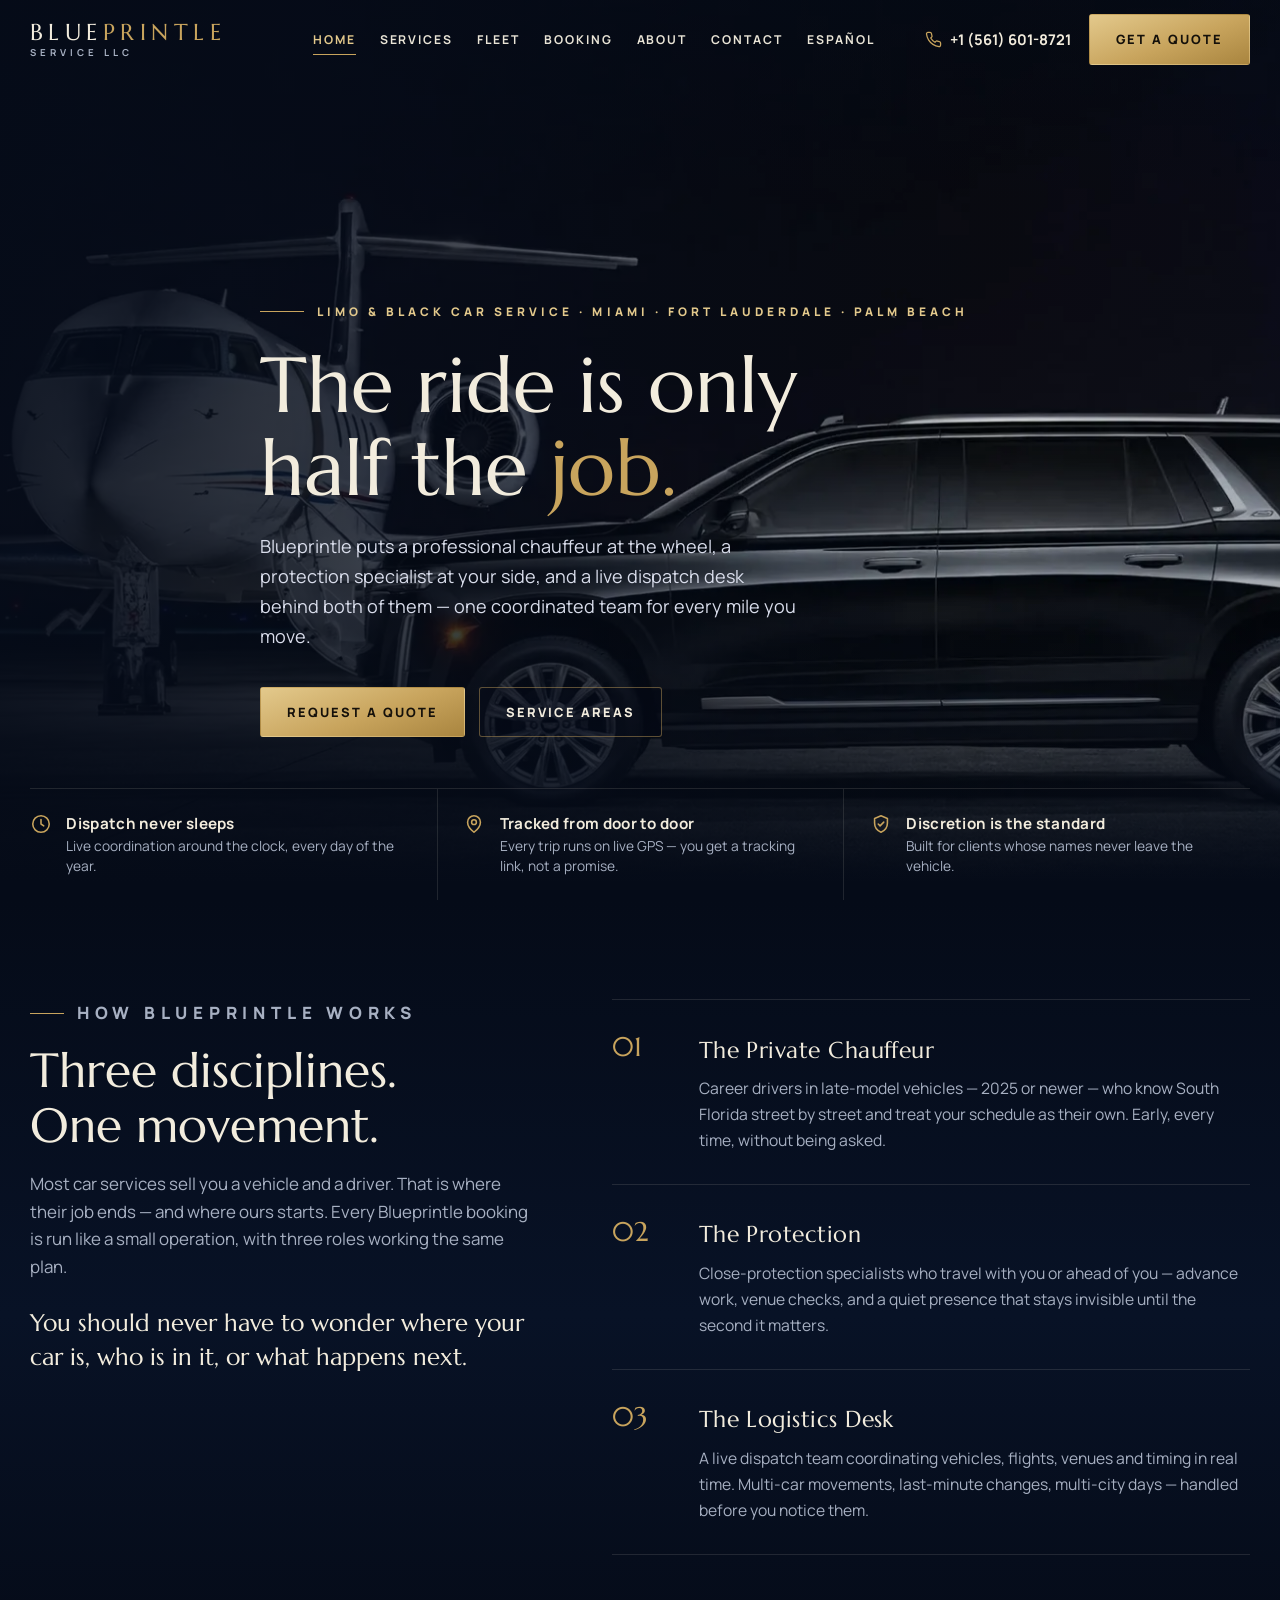
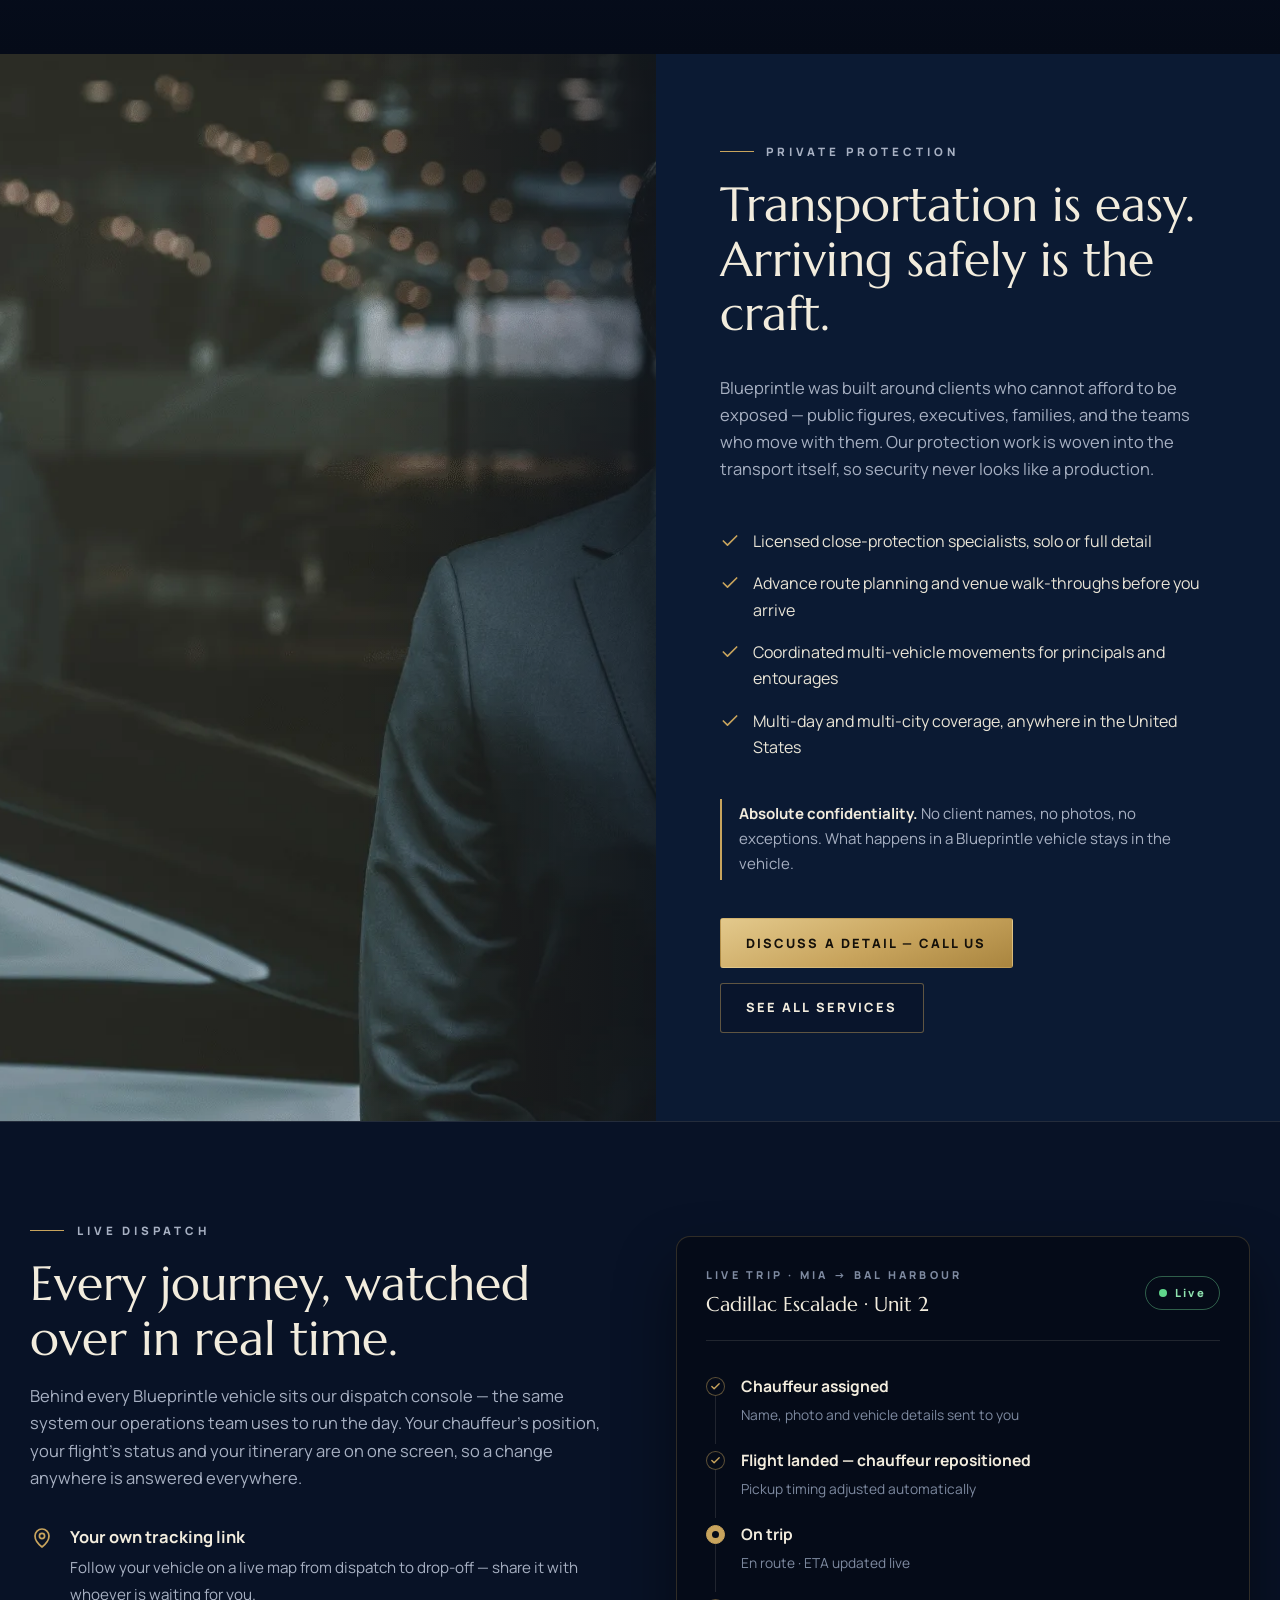
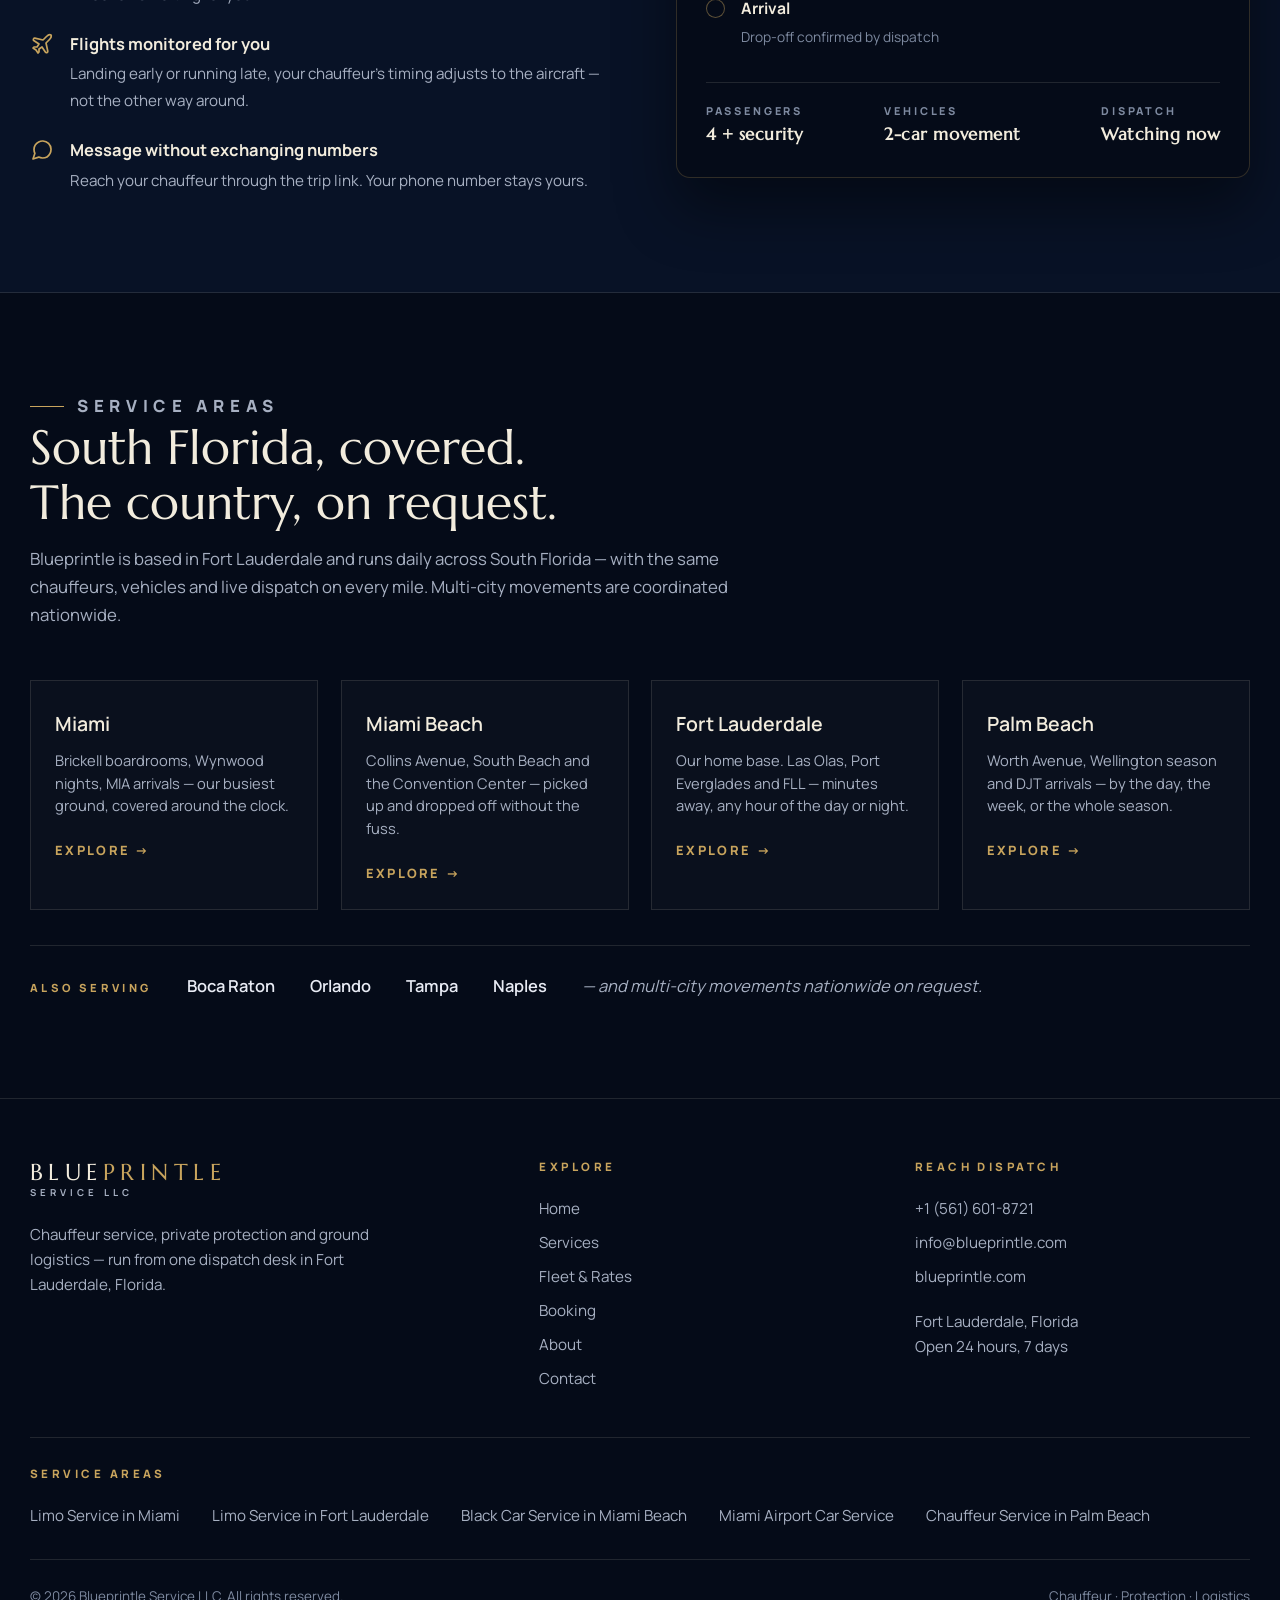
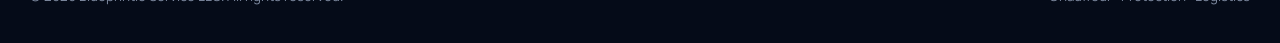
<file: index.html>
<!doctype html>
<html lang="en">
  <head>

    <meta charset="utf-8" />
    <meta name="viewport" content="width=device-width, initial-scale=1, viewport-fit=cover" />
    <meta name="color-scheme" content="dark" />
    <link rel="icon" href="data:," />
    <title>Limo &amp; Black Car Service in Miami | Private Chauffeur — Blueprintle</title>
  <link rel="canonical" href="https://blueprintle.com/">
  <script type="application/ld+json">
  {
    "@context": "https://schema.org",
    "@type": "LocalBusiness",
    "name": "Blueprintle Service LLC",
    "url": "https://blueprintle.com/",
    "telephone": "+1-561-601-8721",
    "email": "info@blueprintle.com",
    "description": "Limousine, black car and private chauffeur service with private protection and live dispatch — Miami, Fort Lauderdale and South Florida. Late-model fleet, hourly charters, airport transfers and multi-day programs.",
    "priceRange": "$$",
    "address": {
      "@type": "PostalAddress",
      "addressLocality": "Fort Lauderdale",
      "addressRegion": "FL",
      "addressCountry": "US"
    },
    "areaServed": [
      "Miami",
      "Fort Lauderdale",
      "Miami Beach",
      "Palm Beach",
      "South Florida"
    ],
    "openingHoursSpecification": {
      "@type": "OpeningHoursSpecification",
      "dayOfWeek": [
        "Monday",
        "Tuesday",
        "Wednesday",
        "Thursday",
        "Friday",
        "Saturday",
        "Sunday"
      ],
      "opens": "00:00",
      "closes": "23:59"
    },
    "sameAs": [
      "https://www.facebook.com/profile.php?id=61596696235657"
    ]
  }
  </script>
    <meta name="description" content="Limo service, black car service and private chauffeurs in Miami &amp; Fort Lauderdale. Hourly charters, airport transfers, live dispatch. Call +1 (561) 601-8721." />
    <link rel="preconnect" href="https://fonts.googleapis.com" />
    <link rel="preconnect" href="https://fonts.gstatic.com" crossorigin />
    <link href="https://fonts.googleapis.com/css2?family=Marcellus&family=Manrope:wght@400;500;600;700;800&display=swap" rel="stylesheet" />
    <style>
      :root{
        --navy-950:#050b18;
        --navy-900:#081226;
        --navy-850:#0b1a33;
        --navy-800:#10233f;
        --navy-700:#1a3357;
        --gold:#c8a45d;
        --gold-soft:#e3c98c;
        --gold-dim:rgba(200,164,93,.45);
        --ivory:#f2ecdd;
        --paper:#e9e4d6;
        --muted:#a7b0c2;
        --muted-2:#7e8aa0;
        --line:rgba(200,164,93,.22);
        --line-soft:rgba(233,228,214,.12);
        --radius:14px;
        --font-display:"Marcellus", Georgia, serif;
        --font-body:"Manrope", -apple-system, "Segoe UI", sans-serif;
      }
      *{ box-sizing:border-box; }
      html{ scroll-behavior:smooth; }
      body{
        margin:0; background:var(--navy-950); color:var(--paper);
        font-family:var(--font-body); font-size:16.5px; line-height:1.65;
        -webkit-font-smoothing:antialiased;
      }
      img{ max-width:100%; display:block; }
      a{ color:inherit; }
      button, [role="button"], select, summary, input:not([type="checkbox"],[type="radio"]){ min-height:2.25rem; }
      ::selection{ background:var(--gold); color:var(--navy-950); }

      .wrap{ width:min(1220px, 100% - 3rem); margin-inline:auto; }
      .display{ font-family:var(--font-display); font-weight:400; letter-spacing:.01em; }
      .gold{ color:var(--gold); }

      /* ---------- Header ---------- */
      header{
        position:fixed; inset:0 0 auto 0; z-index:60;
        transition:background .35s ease, border-color .35s ease, box-shadow .35s ease;
        border-bottom:1px solid transparent;
      }
      header.scrolled{ background:rgba(5,11,24,.92); backdrop-filter:blur(14px); border-bottom-color:var(--line-soft); }
      .header-in{ display:flex; align-items:center; gap:1.5rem; padding:.9rem 0; }
      .wordmark{ text-decoration:none; line-height:1; }
      .wordmark .wm-name{ font-family:var(--font-display); font-size:1.42rem; letter-spacing:.24em; color:var(--ivory); }
      .wordmark .wm-name b{ color:var(--gold); font-weight:400; }
      .wordmark .wm-sub{ display:block; margin-top:.28rem; font-size:.6rem; font-weight:700; letter-spacing:.42em; color:var(--muted); text-transform:uppercase; }
      nav.main{ margin-left:auto; display:flex; gap:1.5rem; }
      nav.main a{
        text-decoration:none; font-size:.76rem; font-weight:700; letter-spacing:.16em; text-transform:uppercase; color:var(--paper);
        padding:.55rem 0; position:relative; white-space:nowrap;
      }
      nav.main a::after{ content:""; position:absolute; left:0; bottom:.2rem; width:0; height:1px; background:var(--gold); transition:width .3s ease; }
      nav.main a:hover::after{ width:100%; }
      .header-cta{ display:flex; align-items:center; gap:.9rem; margin-left:1.4rem; }
      .header-phone{ display:flex; align-items:center; gap:.5rem; text-decoration:none; font-weight:700; font-size:.92rem; color:var(--ivory); padding:.5rem .25rem; white-space:nowrap; }
      .header-phone svg{ width:17px; height:17px; stroke:var(--gold); }
      .btn{
        display:inline-flex; align-items:center; justify-content:center; gap:.55rem;
        font-family:var(--font-body); font-weight:800; font-size:.8rem; letter-spacing:.16em; text-transform:uppercase;
        text-decoration:none; cursor:pointer; border:1px solid transparent;
        padding:.85rem 1.6rem; border-radius:3px; transition:background .25s ease, color .25s ease, border-color .25s ease, transform .25s ease;
        min-height:3rem;
      }
      .btn-gold{ background:linear-gradient(160deg, var(--gold-soft), var(--gold) 55%, #a9853f); color:#14100a; }
      .btn-gold:hover{ transform:translateY(-1px); }
      .btn-ghost{ border-color:var(--gold-dim); color:var(--ivory); background:rgba(5,11,24,.25); }
      .btn-ghost:hover{ border-color:var(--gold); color:var(--gold-soft); }
      .menu-btn{ display:none; margin-left:auto; background:none; border:1px solid var(--line-soft); border-radius:6px; width:44px; height:44px; align-items:center; justify-content:center; cursor:pointer; }
      .menu-btn svg{ width:22px; height:22px; stroke:var(--ivory); }
      .mobile-nav{ display:none; }
      .mobile-nav.open{ display:block; background:rgba(5,11,24,.97); border-top:1px solid var(--line-soft); padding:.5rem 0 1.2rem; }
      .mobile-nav a{ display:block; padding:.85rem 0; text-decoration:none; font-weight:700; letter-spacing:.14em; text-transform:uppercase; font-size:.85rem; border-bottom:1px solid var(--line-soft); }
      .mobile-nav a:last-child{ border-bottom:none; }

      /* ---------- Hero ---------- */
      .hero{ position:relative; min-height:100svh; display:flex; flex-direction:column; justify-content:flex-end; overflow:hidden; }
      .hero-bg{ position:absolute; inset:0; }
      .hero-bg img{ width:100%; height:100%; object-fit:cover; object-position:center 62%; }
      .hero-bg::after{
        content:""; position:absolute; inset:0;
        background:
          linear-gradient(90deg, rgba(5,11,24,.93) 0%, rgba(5,11,24,.72) 42%, rgba(5,11,24,.18) 78%, rgba(5,11,24,.35) 100%),
          linear-gradient(0deg, var(--navy-950) 2%, rgba(5,11,24,0) 34%),
          linear-gradient(180deg, rgba(5,11,24,.55) 0%, rgba(5,11,24,0) 22%);
      }
      .hero-in{ position:relative; z-index:2; padding:9.5rem 0 3.2rem; max-width:760px; }
      .hero-loc{ display:flex; align-items:center; gap:.8rem; font-size:.74rem; font-weight:800; letter-spacing:.34em; text-transform:uppercase; color:var(--gold-soft); margin:0 0 1.4rem; }
      .hero-loc::before{ content:""; width:44px; height:1px; background:var(--gold); }
      .hero h1{ font-family:var(--font-display); font-weight:400; font-size:clamp(2.7rem, 6.4vw, 4.9rem); line-height:1.06; color:var(--ivory); margin:0 0 1.4rem; }
      .hero h1 em{ font-style:normal; color:var(--gold); }
      .hero p.lede{ font-size:1.13rem; color:#d8dcea; max-width:34rem; margin:0 0 2.2rem; }
      .hero-ctas{ display:flex; flex-wrap:wrap; gap:.9rem; }
      .hero-facts{
        position:relative; z-index:2; border-top:1px solid var(--line-soft);
        display:grid; grid-template-columns:repeat(3, 1fr);
      }
      .hero-fact{ padding:1.35rem 1.6rem 1.5rem 0; display:flex; gap:.9rem; align-items:flex-start; }
      .hero-fact + .hero-fact{ border-left:1px solid var(--line-soft); padding-left:1.6rem; }
      .hero-fact svg{ width:22px; height:22px; flex:none; stroke:var(--gold); margin-top:.15rem; }
      .hero-fact strong{ display:block; color:var(--ivory); font-size:.95rem; letter-spacing:.02em; }
      .hero-fact span{ color:var(--muted); font-size:.86rem; line-height:1.45; display:block; }
      .areas-grid{ display:grid; grid-template-columns:repeat(4, 1fr); gap:1.4rem; margin-top:2.6rem; }
      .area-card{ display:block; border:1px solid var(--line-soft); padding:1.7rem 1.5rem 1.5rem; text-decoration:none; background:rgba(255,255,255,.02); transition:border-color .25s, transform .25s; }
      .area-card:hover{ border-color:var(--gold-dim); transform:translateY(-3px); }
      .area-card h3{ color:var(--ivory); font-size:1.22rem; margin:0 0 .55rem; font-weight:600; }
      .area-card p{ color:var(--muted); font-size:.92rem; line-height:1.55; margin:0 0 1.1rem; }
      .area-card .go{ color:var(--gold); font-size:.8rem; font-weight:800; letter-spacing:.18em; text-transform:uppercase; }
      .areas-more{ margin-top:2.2rem; border-top:1px solid var(--line-soft); padding-top:1.6rem; display:flex; flex-wrap:wrap; gap:.6rem 2.2rem; align-items:baseline; }
      .areas-more .am-label{ font-size:.7rem; font-weight:800; letter-spacing:.3em; text-transform:uppercase; color:var(--gold); }
      .areas-more .am-city{ color:#e8ebf4; font-weight:600; }
      .areas-more .am-note{ color:var(--muted); font-style:italic; }
      @media (max-width:900px){ .areas-grid{ grid-template-columns:1fr 1fr; } }
      @media (max-width:560px){ .areas-grid{ grid-template-columns:1fr; } }

      /* ---------- Sections ---------- */
      section{ padding:6.2rem 0; }
      .sec-head{ max-width:720px; margin-bottom:3.2rem; }
      .sec-head.center{ margin-inline:auto; text-align:center; }
      .sec-tag{ font-size:.72rem; font-weight:800; letter-spacing:.34em; text-transform:uppercase; color:var(--gold); margin:0 0 1rem; display:flex; align-items:center; gap:.8rem; }
      .sec-head.center .sec-tag{ justify-content:center; }
      .sec-tag::before{ content:""; width:34px; height:1px; background:var(--gold); }
      .sec-head.center .sec-tag::after{ content:""; width:34px; height:1px; background:var(--gold); }
      h2{ font-family:var(--font-display); font-weight:400; font-size:clamp(2rem, 4vw, 3rem); line-height:1.14; color:var(--ivory); margin:0 0 1rem; }
      .sec-head p{ color:var(--muted); margin:0; font-size:1.05rem; }

      /* ---------- Trio (signature) ---------- */
      .trio{ background:linear-gradient(180deg, var(--navy-950), var(--navy-900) 55%, var(--navy-950)); }
      .trio-grid{ display:grid; grid-template-columns:1fr 1.25fr; gap:4.5rem; align-items:start; }
      .trio-intro p{ color:var(--muted); font-size:1.06rem; }
      .trio-intro .big-line{ font-family:var(--font-display); font-size:1.5rem; color:var(--ivory); line-height:1.4; margin:1.6rem 0 0; }
      .trio-rows{ border-top:1px solid var(--line-soft); }
      .trio-row{ display:grid; grid-template-columns:64px 1fr; gap:1.4rem; padding:1.9rem 0; border-bottom:1px solid var(--line-soft); }
      .trio-row .num{ font-family:var(--font-display); font-size:1.7rem; color:var(--gold); line-height:1; padding-top:.2rem; }
      .trio-row h3{ margin:0 0 .45rem; font-family:var(--font-display); font-weight:400; font-size:1.45rem; color:var(--ivory); letter-spacing:.02em; }
      .trio-row p{ margin:0; color:var(--muted); font-size:.98rem; }

      /* ---------- Protection feature ---------- */
      .feature{ padding:0; }
      .feature-grid{ display:grid; grid-template-columns:1.05fr 1fr; min-height:640px; }
      .feature-media{ position:relative; overflow:hidden; }
      .feature-media img{ position:absolute; inset:0; width:100%; height:100%; object-fit:cover; }
      .feature-media::after{ content:""; position:absolute; inset:0; background:linear-gradient(90deg, rgba(5,11,24,0) 55%, rgba(5,11,24,.55)); }
      .feature-body{ background:var(--navy-850); padding:5.5rem clamp(1.5rem, 5vw, 4.5rem); display:flex; flex-direction:column; justify-content:center; }
      .feature-body p{ color:var(--muted); }
      .check-list{ list-style:none; margin:1.8rem 0 2.4rem; padding:0; display:grid; gap:1rem; }
      .check-list li{ display:flex; gap:.85rem; align-items:flex-start; color:var(--paper); font-size:1rem; }
      .check-list svg{ width:20px; height:20px; flex:none; stroke:var(--gold); margin-top:.2rem; }
      .feature-note{ border-left:2px solid var(--gold); padding:.2rem 0 .2rem 1.1rem; color:var(--muted); font-size:.94rem; margin:0 0 2.4rem; }
      .feature-note strong{ color:var(--ivory); }

      /* ---------- Dispatch / live tracking ---------- */
      .dispatch{ background:var(--navy-900); border-block:1px solid var(--line-soft); }
      .dispatch-grid{ display:grid; grid-template-columns:1fr 1fr; gap:4.5rem; align-items:center; }
      .dispatch-copy p{ color:var(--muted); }
      .dispatch-points{ margin-top:2rem; display:grid; gap:1.4rem; }
      .dispatch-point{ display:flex; gap:1rem; }
      .dispatch-point svg{ width:24px; height:24px; flex:none; stroke:var(--gold); margin-top:.15rem; }
      .dispatch-point strong{ color:var(--ivory); display:block; margin-bottom:.15rem; }
      .dispatch-point span{ color:var(--muted); font-size:.95rem; }
      .track-card{
        background:var(--navy-950); border:1px solid var(--line); border-radius:var(--radius);
        padding:1.8rem; box-shadow:0 30px 60px rgba(0,0,0,.45);
      }
      .track-top{ display:flex; align-items:center; justify-content:space-between; gap:1rem; padding-bottom:1.2rem; border-bottom:1px solid var(--line-soft); }
      .track-top .t-label{ font-size:.68rem; font-weight:800; letter-spacing:.3em; text-transform:uppercase; color:var(--muted-2); }
      .track-top .t-route{ font-family:var(--font-display); font-size:1.25rem; color:var(--ivory); margin-top:.3rem; }
      .live-pill{ display:inline-flex; align-items:center; gap:.5rem; font-size:.7rem; font-weight:800; letter-spacing:.22em; color:#8fe3b0; border:1px solid rgba(110,220,150,.4); border-radius:999px; padding:.42rem .8rem; }
      .live-dot{ width:8px; height:8px; border-radius:50%; background:#5fd68b; animation:pulse 1.8s infinite; }
      @keyframes pulse{ 0%{ box-shadow:0 0 0 0 rgba(95,214,139,.45);} 70%{ box-shadow:0 0 0 9px rgba(95,214,139,0);} 100%{ box-shadow:0 0 0 0 rgba(95,214,139,0);} }
      .track-steps{ list-style:none; margin:1.4rem 0 0; padding:0; }
      .track-steps li{ display:flex; gap:1rem; padding:.65rem 0; position:relative; }
      .track-steps li::before{ content:""; position:absolute; left:9px; top:2rem; bottom:-.4rem; width:1px; background:var(--line-soft); }
      .track-steps li:last-child::before{ display:none; }
      .step-dot{ width:19px; height:19px; flex:none; border-radius:50%; border:1px solid var(--gold-dim); display:flex; align-items:center; justify-content:center; margin-top:.2rem; background:var(--navy-950); z-index:1; }
      .step-dot svg{ width:11px; height:11px; stroke:var(--gold); }
      .step-dot.now{ background:var(--gold); border-color:var(--gold); }
      .step-dot.now i{ width:7px; height:7px; border-radius:50%; background:var(--navy-950); display:block; }
      .track-steps strong{ color:var(--ivory); font-size:.98rem; display:block; }
      .track-steps span{ color:var(--muted-2); font-size:.86rem; }
      .track-foot{ margin-top:1.4rem; padding-top:1.2rem; border-top:1px solid var(--line-soft); display:flex; justify-content:space-between; gap:1rem; flex-wrap:wrap; }
      .track-foot div span{ display:block; font-size:.68rem; font-weight:800; letter-spacing:.26em; text-transform:uppercase; color:var(--muted-2); }
      .track-foot div strong{ color:var(--ivory); font-family:var(--font-display); font-size:1.05rem; letter-spacing:.03em; }

      /* ---------- Services list ---------- */
      .svc-list{ border-top:1px solid var(--line-soft); }
      .svc-row{
        display:grid; grid-template-columns:70px 1fr auto; gap:1.6rem; align-items:center;
        padding:1.7rem .6rem; border-bottom:1px solid var(--line-soft); text-decoration:none;
        transition:background .25s ease, padding-left .25s ease;
      }
      .svc-row:hover{ background:rgba(200,164,93,.05); padding-left:1.1rem; }
      .svc-row .idx{ font-family:var(--font-display); color:var(--gold); font-size:1.15rem; }
      .svc-row h3{ margin:0 0 .25rem; font-family:var(--font-display); font-weight:400; font-size:1.5rem; color:var(--ivory); }
      .svc-row p{ margin:0; color:var(--muted); font-size:.95rem; max-width:620px; }
      .svc-row .price{ text-align:right; }
      .svc-row .price span{ display:block; font-size:.66rem; font-weight:800; letter-spacing:.26em; text-transform:uppercase; color:var(--muted-2); }
      .svc-row .price strong{ font-family:var(--font-display); font-size:1.3rem; color:var(--gold-soft); font-weight:400; white-space:nowrap; }

      /* ---------- Fleet / rates ---------- */
      .fleet{ background:linear-gradient(180deg, var(--navy-950), var(--navy-900)); }
      .fleet-grid{ display:grid; grid-template-columns:repeat(3, 1fr); gap:1.4rem; }
      .car-card{ background:var(--navy-850); border:1px solid var(--line-soft); border-radius:var(--radius); overflow:hidden; display:flex; flex-direction:column; }
      .car-card .car-img{ aspect-ratio:16/10; overflow:hidden; }
      .car-card .car-img img{ width:100%; height:100%; object-fit:cover; transition:transform .6s ease; }
      .car-card:hover .car-img img{ transform:scale(1.045); }
      .car-body{ padding:1.6rem 1.6rem 1.8rem; display:flex; flex-direction:column; gap:.4rem; flex:1; }
      .car-body h3{ margin:0; font-family:var(--font-display); font-weight:400; font-size:1.4rem; color:var(--ivory); }
      .car-body .car-sub{ color:var(--muted); font-size:.92rem; margin:0 0 .8rem; }
      .car-meta{ display:flex; gap:1.2rem; flex-wrap:wrap; margin-bottom:1.1rem; }
      .car-meta span{ display:inline-flex; align-items:center; gap:.45rem; color:var(--muted); font-size:.85rem; }
      .car-meta svg{ width:16px; height:16px; stroke:var(--gold); }
      .car-price{ margin-top:auto; padding-top:1.1rem; border-top:1px solid var(--line-soft); display:flex; align-items:baseline; justify-content:space-between; }
      .car-price .from{ font-size:.68rem; font-weight:800; letter-spacing:.24em; text-transform:uppercase; color:var(--muted-2); }
      .car-price .amount{ font-family:var(--font-display); font-size:1.65rem; color:var(--gold-soft); }
      .car-price .amount small{ font-size:.85rem; color:var(--muted); font-family:var(--font-body); }
      .fleet-note{ margin-top:1.6rem; color:var(--muted); font-size:.93rem; text-align:center; }
      .fleet-note strong{ color:var(--ivory); }

      /* ---------- Coverage band ---------- */
      .coverage{ position:relative; padding:7.5rem 0; overflow:hidden; }
      .coverage-bg{ position:absolute; inset:0; }
      .coverage-bg img{ width:100%; height:100%; object-fit:cover; }
      .coverage-bg::after{ content:""; position:absolute; inset:0; background:linear-gradient(90deg, rgba(5,11,24,.94) 8%, rgba(5,11,24,.62) 55%, rgba(5,11,24,.35)); }
      .coverage-in{ position:relative; z-index:2; max-width:640px; }
      .coverage-in p{ color:#cfd6e4; }
      .city-chips{ display:flex; flex-wrap:wrap; gap:.55rem; margin-top:1.8rem; }
      .city-chips span{ border:1px solid var(--gold-dim); color:var(--ivory); border-radius:999px; padding:.45rem 1rem; font-size:.85rem; font-weight:600; background:rgba(5,11,24,.45); }

      /* ---------- Steps ---------- */
      .steps-grid{ display:grid; grid-template-columns:repeat(3, 1fr); gap:2.5rem; }
      .step{ border-top:2px solid var(--gold); padding-top:1.4rem; }
      .step .step-k{ font-size:.7rem; font-weight:800; letter-spacing:.3em; text-transform:uppercase; color:var(--gold); }
      .step h3{ font-family:var(--font-display); font-weight:400; font-size:1.45rem; color:var(--ivory); margin:.6rem 0 .5rem; }
      .step p{ color:var(--muted); margin:0; font-size:.97rem; }

      /* ---------- Quote ---------- */
      .quote{ background:var(--navy-900); border-top:1px solid var(--line-soft); }
      .quote-grid{ display:grid; grid-template-columns:1fr 1.2fr; gap:4rem; align-items:start; }
      .quote-copy p{ color:var(--muted); }
      .quote-direct{ margin-top:2rem; display:grid; gap:1rem; }
      .quote-direct a{ display:flex; align-items:center; gap:1rem; text-decoration:none; padding:1rem 1.1rem; border:1px solid var(--line-soft); border-radius:10px; transition:border-color .25s ease; }
      .quote-direct a:hover{ border-color:var(--gold); }
      .quote-direct svg{ width:22px; height:22px; stroke:var(--gold); flex:none; }
      .quote-direct span small{ display:block; color:var(--muted-2); font-size:.72rem; font-weight:800; letter-spacing:.22em; text-transform:uppercase; }
      .quote-direct span strong{ color:var(--ivory); font-size:1.02rem; }
      form.quote-form{ background:var(--navy-950); border:1px solid var(--line); border-radius:var(--radius); padding:2rem; }
      .form-grid{ display:grid; grid-template-columns:1fr 1fr; gap:1.1rem; }
      .field{ display:flex; flex-direction:column; gap:.4rem; }
      .field.full{ grid-column:1 / -1; }
      .field label{ font-size:.7rem; font-weight:800; letter-spacing:.22em; text-transform:uppercase; color:var(--muted); }
      .field input, .field select, .field textarea{
        background:var(--navy-850); border:1px solid var(--line-soft); border-radius:8px; color:var(--ivory);
        font-family:var(--font-body); font-size:1rem; padding:.72rem .9rem; width:100%;
      }
      .field textarea{ min-height:5.2rem; resize:vertical; }
      .field input:focus, .field select:focus, .field textarea:focus{ outline:2px solid var(--gold-dim); border-color:var(--gold); }
      .estimate{
        margin-top:1.4rem; border:1px dashed var(--gold-dim); border-radius:10px; padding:1.1rem 1.2rem;
        display:flex; align-items:center; justify-content:space-between; gap:1rem; flex-wrap:wrap;
      }
      .estimate .est-label{ font-size:.7rem; font-weight:800; letter-spacing:.24em; text-transform:uppercase; color:var(--muted); }
      .estimate .est-value{ font-family:var(--font-display); font-size:1.9rem; color:var(--gold-soft); line-height:1; }
      .estimate .est-note{ width:100%; color:var(--muted-2); font-size:.82rem; }
      .form-actions{ display:flex; gap:.8rem; flex-wrap:wrap; margin-top:1.4rem; }
      .form-actions .btn{ flex:1; }
      .form-sent{ display:none; margin-top:1.2rem; border:1px solid rgba(110,220,150,.4); color:#b9f0cd; border-radius:10px; padding:1rem 1.2rem; font-size:.95rem; }

      /* ---------- Footer ---------- */
      footer{ border-top:1px solid var(--line-soft); padding:3.6rem 0 2.2rem; background:var(--navy-950); }
      .footer-grid{ display:grid; grid-template-columns:1.4fr 1fr 1fr; gap:2.5rem; margin-bottom:2.6rem; }
      footer h4{ font-size:.72rem; font-weight:800; letter-spacing:.3em; text-transform:uppercase; color:var(--gold); margin:0 0 1rem; }
      footer p, footer a{ color:var(--muted); font-size:.95rem; }
      footer a{ text-decoration:none; display:block; padding:.28rem 0; }
      footer a:hover{ color:var(--gold-soft); }
      .footer-bottom{ border-top:1px solid var(--line-soft); padding-top:1.6rem; display:flex; justify-content:space-between; gap:1rem; flex-wrap:wrap; color:var(--muted-2); font-size:.84rem; }

      /* ---------- Mobile call bar ---------- */
      .mobile-bar{
        display:none; position:fixed; inset:auto 0 0 0; z-index:70;
        background:rgba(5,11,24,.96); backdrop-filter:blur(12px); border-top:1px solid var(--line);
        padding:.6rem .8rem calc(.6rem + env(safe-area-inset-bottom)); gap:.6rem;
      }
      .mobile-bar a{ flex:1; }

      .reveal{ opacity:0; transform:translateY(22px); transition:opacity .7s ease, transform .7s ease; }
      .reveal.in{ opacity:1; transform:none; }
      @media (prefers-reduced-motion: reduce){
        html{ scroll-behavior:auto; }
        .reveal{ opacity:1; transform:none; transition:none; }
        .live-dot{ animation:none; }
        .car-card .car-img img{ transition:none; }
      }

      @media (max-width: 1020px){
        nav.main, .header-cta{ display:none; }
        .menu-btn{ display:flex; }
        .trio-grid, .dispatch-grid, .quote-grid{ grid-template-columns:1fr; gap:2.8rem; }
        .feature-grid{ grid-template-columns:1fr; min-height:0; }
        .feature-media{ height:380px; position:relative; }
        .feature-media img{ position:absolute; }
        .fleet-grid{ grid-template-columns:1fr 1fr; }
        .steps-grid{ grid-template-columns:1fr; gap:1.8rem; }
        .footer-grid{ grid-template-columns:1fr 1fr; }
      }
      @media (max-width: 640px){
        body{ font-size:16px; }
        section{ padding:4.2rem 0; }
        .wrap{ width:calc(100% - 2.2rem); }
        .hero-in{ padding-top:7.5rem; }
        .hero-bg img{ object-position:74% 58%; }
        .mobile-bar .btn{ font-size:.72rem; letter-spacing:.1em; padding:.8rem .5rem; white-space:nowrap; }
        .hero-facts{ grid-template-columns:1fr; }
        .hero-fact{ padding:1rem 0; }
        .hero-fact + .hero-fact{ border-left:none; border-top:1px solid var(--line-soft); padding-left:0; }
        .fleet-grid{ grid-template-columns:1fr; }
        .form-grid{ grid-template-columns:1fr; }
        .svc-row{ grid-template-columns:1fr; gap:.4rem; padding:1.4rem .4rem; }
        .svc-row .price{ text-align:left; }
        .svc-row .idx{ display:none; }
        .footer-grid{ grid-template-columns:1fr; }
        .mobile-bar{ display:flex; }
        body{ padding-bottom:74px; }
        .feature-body{ padding:3.2rem 1.4rem; }
        form.quote-form{ padding:1.4rem; }
      }
      /* ---------- Static pages ---------- */
      [id]{ scroll-margin-top:92px; }
      nav.main a.active{ color:var(--gold-soft); }
      nav.main a.active::after{ width:100%; }
      .mobile-nav a.active{ color:var(--gold-soft); }
      .page-top{ padding-top:9rem; }
      @media (max-width: 1200px){ .header-phone{ display:none; } }

      /* ---------- About ---------- */
      .about-cols{ display:grid; grid-template-columns:1fr 1fr; gap:2.5rem; }
      .about-cols p{ color:var(--muted); margin:0; }
      .about-facts{ display:grid; grid-template-columns:repeat(4, 1fr); gap:1.4rem; margin-top:2.8rem; }
      .about-fact{ border-top:2px solid var(--gold); padding-top:1rem; }
      .about-fact span{ display:block; font-size:.68rem; font-weight:800; letter-spacing:.26em; text-transform:uppercase; color:var(--muted-2); margin-bottom:.35rem; }
      .about-fact strong{ color:var(--ivory); font-family:var(--font-display); font-weight:400; font-size:1.12rem; line-height:1.35; display:block; }
      .about-ctas{ display:flex; flex-wrap:wrap; gap:.9rem; margin-top:2.6rem; }

      /* ---------- Fleet CTA ---------- */
      .fleet-cta{ display:flex; gap:.9rem; justify-content:center; flex-wrap:wrap; margin-top:2.2rem; }

      /* ---------- Contact ---------- */
      .contact-grid{ display:grid; grid-template-columns:1fr 1fr; gap:4rem; align-items:start; }
      .contact-grid > div > p{ color:var(--muted); }
      .contact-card{ background:var(--navy-850); border:1px solid var(--line); border-radius:var(--radius); padding:2rem; }
      .contact-card h3{ font-family:var(--font-display); font-weight:400; font-size:1.4rem; color:var(--ivory); margin:0 0 1.4rem; }
      .contact-row{ display:flex; justify-content:space-between; gap:1.5rem; padding:.85rem 0; border-top:1px solid var(--line-soft); }
      .contact-row span{ font-size:.68rem; font-weight:800; letter-spacing:.24em; text-transform:uppercase; color:var(--muted-2); padding-top:.2rem; white-space:nowrap; }
      .contact-row strong{ color:var(--paper); font-weight:600; text-align:right; }
      .contact-card .btn{ margin-top:1.6rem; width:100%; }
      .contact-card .cc-note{ color:var(--muted); font-size:.9rem; margin:1.2rem 0 0; }

      @media (max-width: 1020px){
        .about-facts{ grid-template-columns:1fr 1fr; }
        .contact-grid{ grid-template-columns:1fr; gap:2.8rem; }
      }
      @media (max-width: 640px){
        .page-top{ padding-top:6.8rem; }
        .about-cols{ grid-template-columns:1fr; gap:1.2rem; }
        .about-facts{ grid-template-columns:1fr; }
      }
    
      .form-sent.err{ border-color:rgba(232,120,120,.55); color:#f2c1c1; }
      .form-actions .btn[disabled]{ opacity:.55; cursor:wait; transform:none; }

    </style>
  
  </head>
  <body>

<!-- ================= HEADER ================= -->
    <header id="siteHeader">
      <div class="wrap header-in">
        <a class="wordmark" href="index.html" aria-label="Blueprintle home">
          <span class="wm-name">BLUE<b>PRINTLE</b></span>
          <span class="wm-sub">Service LLC</span>
        </a>
        <nav class="main" aria-label="Main">
          <a href="index.html" class="active" aria-current="page">Home</a>
          <a href="services.html">Services</a>
          <a href="fleet.html">Fleet</a>
          <a href="booking.html">Booking</a>
          <a href="about.html">About</a>
          <a href="contact.html">Contact</a>
          <a href="servicios.html" hreflang="es">Español</a>
        </nav>
        <div class="header-cta">
          <a class="header-phone" href="tel:+15616018721">
            <svg viewBox="0 0 24 24" fill="none" stroke-width="1.8" stroke-linecap="round" stroke-linejoin="round"><path d="M22 16.92v3a2 2 0 0 1-2.18 2 19.79 19.79 0 0 1-8.63-3.07 19.5 19.5 0 0 1-6-6 19.79 19.79 0 0 1-3.07-8.67A2 2 0 0 1 4.11 2h3a2 2 0 0 1 2 1.72c.13.96.36 1.9.7 2.81a2 2 0 0 1-.45 2.11L8.09 9.91a16 16 0 0 0 6 6l1.27-1.27a2 2 0 0 1 2.11-.45c.91.34 1.85.57 2.81.7A2 2 0 0 1 22 16.92z"/></svg>
            +1 (561) 601-8721
          </a>
          <a class="btn btn-gold" href="booking.html">Get a Quote</a>
        </div>
        <button class="menu-btn" id="menuBtn" aria-label="Open menu" aria-expanded="false">
          <svg viewBox="0 0 24 24" fill="none" stroke-width="1.8" stroke-linecap="round"><path d="M4 7h16M4 12h16M4 17h16"/></svg>
        </button>
      </div>
      <div class="mobile-nav" id="mobileNav">
        <div class="wrap">
          <a href="index.html" class="active" aria-current="page">Home</a>
          <a href="services.html">Services</a>
          <a href="fleet.html">Fleet</a>
          <a href="booking.html">Booking</a>
          <a href="about.html">About</a>
          <a href="contact.html">Contact</a>
          <a href="servicios.html" hreflang="es">Español</a>
          <a href="tel:+15616018721">Call +1 (561) 601-8721</a>
        </div>
      </div>
    </header>

<!-- ================= HERO ================= -->
    <div class="hero" id="top">
      <div class="hero-bg"><img src="images/embedded/index-1.webp" width="1920" height="918" fetchpriority="high" alt="Black Cadillac Escalade waiting beside a private jet on the tarmac at night, with a suited agent standing by" /></div>
      <div class="wrap hero-in">
        <p class="hero-loc">Limo &amp; Black Car Service · Miami · Fort Lauderdale · Palm Beach</p>
        <h1>The ride is only<br />half the <em>job.</em></h1>
        <p class="lede">Blueprintle puts a professional chauffeur at the wheel, a protection specialist at your side, and a live dispatch desk behind both of them — one coordinated team for every mile you move.</p>
        <div class="hero-ctas">
          <a class="btn btn-gold" href="booking.html">Request a Quote</a>
          <a class="btn btn-ghost" href="index.html#areas">Service Areas</a>
        </div>
      </div>
      <div class="wrap">
        <div class="hero-facts">
          <div class="hero-fact">
            <svg viewBox="0 0 24 24" fill="none" stroke-width="1.7" stroke-linecap="round" stroke-linejoin="round"><circle cx="12" cy="12" r="9"/><path d="M12 7v5l3 2"/></svg>
            <div><strong>Dispatch never sleeps</strong><span>Live coordination around the clock, every day of the year.</span></div>
          </div>
          <div class="hero-fact">
            <svg viewBox="0 0 24 24" fill="none" stroke-width="1.7" stroke-linecap="round" stroke-linejoin="round"><path d="M12 21s-7-5.5-7-11a7 7 0 0 1 14 0c0 5.5-7 11-7 11z"/><circle cx="12" cy="10" r="2.6"/></svg>
            <div><strong>Tracked from door to door</strong><span>Every trip runs on live GPS — you get a tracking link, not a promise.</span></div>
          </div>
          <div class="hero-fact">
            <svg viewBox="0 0 24 24" fill="none" stroke-width="1.7" stroke-linecap="round" stroke-linejoin="round"><path d="M12 3l7 3v5c0 4.6-3 8.4-7 10-4-1.6-7-5.4-7-10V6l7-3z"/><path d="M9 12l2 2 4-4"/></svg>
            <div><strong>Discretion is the standard</strong><span>Built for clients whose names never leave the vehicle.</span></div>
          </div>
        </div>
      </div>
    </div>

<!-- ================= THE TRIO ================= -->
    <section class="trio" id="standard">
      <div class="wrap trio-grid">
        <div class="trio-intro reveal">
          <p class="sec-tag">How Blueprintle Works</p>
          <h2>Three disciplines.<br />One movement.</h2>
          <p>Most car services sell you a vehicle and a driver. That is where their job ends — and where ours starts. Every Blueprintle booking is run like a small operation, with three roles working the same plan.</p>
          <p class="big-line">You should never have to wonder where your car is, who is in it, or what happens next.</p>
        </div>
        <div class="trio-rows reveal">
          <div class="trio-row">
            <div class="num">01</div>
            <div>
              <h3>The Private Chauffeur</h3>
              <p>Career drivers in late-model vehicles — 2025 or newer — who know South Florida street by street and treat your schedule as their own. Early, every time, without being asked.</p>
            </div>
          </div>
          <div class="trio-row">
            <div class="num">02</div>
            <div>
              <h3>The Protection</h3>
              <p>Close-protection specialists who travel with you or ahead of you — advance work, venue checks, and a quiet presence that stays invisible until the second it matters.</p>
            </div>
          </div>
          <div class="trio-row">
            <div class="num">03</div>
            <div>
              <h3>The Logistics Desk</h3>
              <p>A live dispatch team coordinating vehicles, flights, venues and timing in real time. Multi-car movements, last-minute changes, multi-city days — handled before you notice them.</p>
            </div>
          </div>
        </div>
      </div>
    </section>

<!-- ================= PRIVATE PROTECTION ================= -->
    <section class="feature" id="protection">
      <div class="feature-grid">
        <div class="feature-media">
          <img src="images/embedded/index-2.webp" width="1920" height="1080" loading="lazy" decoding="async" alt="Close protection specialist in a suit with an earpiece standing beside a black vehicle" />
        </div>
        <div class="feature-body reveal">
          <p class="sec-tag">Private Protection</p>
          <h2>Transportation is easy.<br />Arriving safely is the craft.</h2>
          <p>Blueprintle was built around clients who cannot afford to be exposed — public figures, executives, families, and the teams who move with them. Our protection work is woven into the transport itself, so security never looks like a production.</p>
          <ul class="check-list">
            <li>
              <svg viewBox="0 0 24 24" fill="none" stroke-width="2" stroke-linecap="round" stroke-linejoin="round"><path d="M20 6L9 17l-5-5"/></svg>
              <span>Licensed close-protection specialists, solo or full detail</span>
            </li>
            <li>
              <svg viewBox="0 0 24 24" fill="none" stroke-width="2" stroke-linecap="round" stroke-linejoin="round"><path d="M20 6L9 17l-5-5"/></svg>
              <span>Advance route planning and venue walk-throughs before you arrive</span>
            </li>
            <li>
              <svg viewBox="0 0 24 24" fill="none" stroke-width="2" stroke-linecap="round" stroke-linejoin="round"><path d="M20 6L9 17l-5-5"/></svg>
              <span>Coordinated multi-vehicle movements for principals and entourages</span>
            </li>
            <li>
              <svg viewBox="0 0 24 24" fill="none" stroke-width="2" stroke-linecap="round" stroke-linejoin="round"><path d="M20 6L9 17l-5-5"/></svg>
              <span>Multi-day and multi-city coverage, anywhere in the United States</span>
            </li>
          </ul>
          <p class="feature-note"><strong>Absolute confidentiality.</strong> No client names, no photos, no exceptions. What happens in a Blueprintle vehicle stays in the vehicle.</p>
          <div style="display:flex; flex-wrap:wrap; gap:.9rem;">
            <a class="btn btn-gold" href="tel:+15616018721">Discuss a Detail — Call Us</a>
            <a class="btn btn-ghost" href="services.html">See All Services</a>
          </div>
        </div>
      </div>
    </section>

<!-- ================= LIVE DISPATCH ================= -->
    <section class="dispatch" id="dispatch">
      <div class="wrap dispatch-grid">
        <div class="dispatch-copy reveal">
          <p class="sec-tag">Live Dispatch</p>
          <h2>Every journey, watched over in real time.</h2>
          <p>Behind every Blueprintle vehicle sits our dispatch console — the same system our operations team uses to run the day. Your chauffeur's position, your flight's status and your itinerary are on one screen, so a change anywhere is answered everywhere.</p>
          <div class="dispatch-points">
            <div class="dispatch-point">
              <svg viewBox="0 0 24 24" fill="none" stroke-width="1.7" stroke-linecap="round" stroke-linejoin="round"><path d="M12 21s-7-5.5-7-11a7 7 0 0 1 14 0c0 5.5-7 11-7 11z"/><circle cx="12" cy="10" r="2.6"/></svg>
              <div><strong>Your own tracking link</strong><span>Follow your vehicle on a live map from dispatch to drop-off — share it with whoever is waiting for you.</span></div>
            </div>
            <div class="dispatch-point">
              <svg viewBox="0 0 24 24" fill="none" stroke-width="1.7" stroke-linecap="round" stroke-linejoin="round"><path d="M17.8 19.2L16 11l3.5-3.5C21 6 21.5 4 21 3c-1-.5-3 0-4.5 1.5L13 8 4.8 6.2c-.5-.1-.9.1-1.1.5l-.3.5c-.2.5-.1 1 .3 1.3L9 12l-2 3H4l-1 1 3 2 2 3 1-1v-3l3-2 3.5 5.3c.3.4.8.5 1.3.3l.5-.2c.4-.3.6-.7.5-1.2z"/></svg>
              <div><strong>Flights monitored for you</strong><span>Landing early or running late, your chauffeur's timing adjusts to the aircraft — not the other way around.</span></div>
            </div>
            <div class="dispatch-point">
              <svg viewBox="0 0 24 24" fill="none" stroke-width="1.7" stroke-linecap="round" stroke-linejoin="round"><path d="M21 11.5a8.38 8.38 0 0 1-.9 3.8 8.5 8.5 0 0 1-7.6 4.7 8.38 8.38 0 0 1-3.8-.9L3 21l1.9-5.7a8.38 8.38 0 0 1-.9-3.8 8.5 8.5 0 0 1 4.7-7.6 8.38 8.38 0 0 1 3.8-.9h.5a8.48 8.48 0 0 1 8 8v.5z"/></svg>
              <div><strong>Message without exchanging numbers</strong><span>Reach your chauffeur through the trip link. Your phone number stays yours.</span></div>
            </div>
          </div>
        </div>
        <div class="track-card reveal" aria-label="Example of a live trip tracking view">
          <div class="track-top">
            <div>
              <div class="t-label">Live Trip · MIA → Bal Harbour</div>
              <div class="t-route">Cadillac Escalade · Unit 2</div>
            </div>
            <span class="live-pill"><span class="live-dot"></span>Live</span>
          </div>
          <ul class="track-steps">
            <li>
              <span class="step-dot"><svg viewBox="0 0 24 24" fill="none" stroke-width="3" stroke-linecap="round" stroke-linejoin="round"><path d="M20 6L9 17l-5-5"/></svg></span>
              <div><strong>Chauffeur assigned</strong><span>Name, photo and vehicle details sent to you</span></div>
            </li>
            <li>
              <span class="step-dot"><svg viewBox="0 0 24 24" fill="none" stroke-width="3" stroke-linecap="round" stroke-linejoin="round"><path d="M20 6L9 17l-5-5"/></svg></span>
              <div><strong>Flight landed — chauffeur repositioned</strong><span>Pickup timing adjusted automatically</span></div>
            </li>
            <li>
              <span class="step-dot now"><i></i></span>
              <div><strong>On trip</strong><span>En route · ETA updated live</span></div>
            </li>
            <li>
              <span class="step-dot"></span>
              <div><strong>Arrival</strong><span>Drop-off confirmed by dispatch</span></div>
            </li>
          </ul>
          <div class="track-foot">
            <div><span>Passengers</span><strong>4 + security</strong></div>
            <div><span>Vehicles</span><strong>2-car movement</strong></div>
            <div><span>Dispatch</span><strong>Watching now</strong></div>
          </div>
        </div>
      </div>
    </section>

<!-- ================= SERVICE AREAS ================= -->
    <section class="areas" id="areas">
      <div class="wrap">
        <div class="sec-head reveal">
          <p class="sec-tag">Service Areas</p>
          <h2>South Florida, covered.<br />The country, on request.</h2>
          <p>Blueprintle is based in Fort Lauderdale and runs daily across South Florida — with the same chauffeurs, vehicles and live dispatch on every mile. Multi-city movements are coordinated nationwide.</p>
        </div>
        <div class="areas-grid reveal">
          <a class="area-card" href="limo-service-miami.html">
            <h3>Miami</h3>
            <p>Brickell boardrooms, Wynwood nights, MIA arrivals — our busiest ground, covered around the clock.</p>
            <span class="go">Explore →</span>
          </a>
          <a class="area-card" href="black-car-service-miami-beach.html">
            <h3>Miami Beach</h3>
            <p>Collins Avenue, South Beach and the Convention Center — picked up and dropped off without the fuss.</p>
            <span class="go">Explore →</span>
          </a>
          <a class="area-card" href="limo-service-fort-lauderdale.html">
            <h3>Fort Lauderdale</h3>
            <p>Our home base. Las Olas, Port Everglades and FLL — minutes away, any hour of the day or night.</p>
            <span class="go">Explore →</span>
          </a>
          <a class="area-card" href="chauffeur-service-palm-beach.html">
            <h3>Palm Beach</h3>
            <p>Worth Avenue, Wellington season and DJT arrivals — by the day, the week, or the whole season.</p>
            <span class="go">Explore →</span>
          </a>
        </div>
        <div class="areas-more reveal">
          <span class="am-label">Also Serving</span>
          <span class="am-city">Boca Raton</span>
          <span class="am-city">Orlando</span>
          <span class="am-city">Tampa</span>
          <span class="am-city">Naples</span>
          <span class="am-note">— and multi-city movements nationwide on request.</span>
        </div>
      </div>
    </section>

<!-- ================= FOOTER ================= -->
    <footer>
      <div class="wrap">
        <div class="footer-grid">
          <div>
            <a class="wordmark" href="index.html" style="text-decoration:none;">
              <span class="wm-name">BLUE<b>PRINTLE</b></span>
              <span class="wm-sub">Service LLC</span>
            </a>
            <p style="margin-top:1.2rem; max-width:22rem;">Chauffeur service, private protection and ground logistics — run from one dispatch desk in Fort Lauderdale, Florida.</p>
          </div>
          <div>
            <h4>Explore</h4>
            <a href="index.html">Home</a>
            <a href="services.html">Services</a>
            <a href="fleet.html">Fleet &amp; Rates</a>
            <a href="booking.html">Booking</a>
            <a href="about.html">About</a>
            <a href="contact.html">Contact</a>
          </div>
          <div>
            <h4>Reach Dispatch</h4>
            <a href="tel:+15616018721">+1 (561) 601-8721</a>
            <a href="mailto:info@blueprintle.com">info@blueprintle.com</a>
            <a href="https://blueprintle.com" target="_blank" rel="noopener">blueprintle.com</a>
            <p>Fort Lauderdale, Florida<br />Open 24 hours, 7 days</p>
          </div>
        </div>
        <div class="footer-areas" style="border-top:1px solid var(--line-soft); padding-top:1.6rem; margin-bottom:1.6rem;">
          <h4>Service Areas</h4>
          <div style="display:flex; flex-wrap:wrap; gap:.2rem 2rem;">
            <a href="limo-service-miami.html" style="display:inline-block;">Limo Service in Miami</a>
            <a href="limo-service-fort-lauderdale.html" style="display:inline-block;">Limo Service in Fort Lauderdale</a>
            <a href="black-car-service-miami-beach.html" style="display:inline-block;">Black Car Service in Miami Beach</a>
            <a href="miami-airport-car-service.html" style="display:inline-block;">Miami Airport Car Service</a>
            <a href="chauffeur-service-palm-beach.html" style="display:inline-block;">Chauffeur Service in Palm Beach</a>
          </div>
        </div>
        <div class="footer-bottom">
          <span>© 2026 Blueprintle Service LLC. All rights reserved.</span>
          <span>Chauffeur · Protection · Logistics</span>
        </div>
      </div>
    </footer>

<!-- Mobile call bar -->
    <div class="mobile-bar">
      <a class="btn btn-ghost" href="tel:+15616018721">Call Dispatch</a>
      <a class="btn btn-gold" href="booking.html">Get a Quote</a>
    </div>

    <script>
      (function () {
        var header = document.getElementById('siteHeader');
        function onScroll() { header.classList.toggle('scrolled', window.scrollY > 40); }
        window.addEventListener('scroll', onScroll, { passive: true });
        onScroll();

        var menuBtn = document.getElementById('menuBtn');
        var mobileNav = document.getElementById('mobileNav');
        menuBtn.addEventListener('click', function () {
          var open = mobileNav.classList.toggle('open');
          menuBtn.setAttribute('aria-expanded', open ? 'true' : 'false');
        });
        mobileNav.addEventListener('click', function (e) {
          if (e.target.tagName === 'A') {
            mobileNav.classList.remove('open');
            menuBtn.setAttribute('aria-expanded', 'false');
          }
        });

        if ('IntersectionObserver' in window) {
          var io = new IntersectionObserver(function (entries) {
            entries.forEach(function (en) {
              if (en.isIntersecting) { en.target.classList.add('in'); io.unobserve(en.target); }
            });
          }, { threshold: 0.12 });
          document.querySelectorAll('.reveal').forEach(function (el) { io.observe(el); });
          /* Safety net: never leave content hidden (print, full-page capture, IO quirks). */
          setTimeout(function () {
            document.querySelectorAll('.reveal:not(.in)').forEach(function (el) { el.classList.add('in'); });
          }, 1600);
        } else {
          document.querySelectorAll('.reveal').forEach(function (el) { el.classList.add('in'); });
        }
      })();
    </script>
<script data-goatcounter="https://blueprintleservice.goatcounter.com/count" async src="//gc.zgo.at/count.js"></script>
  </body>
</html>
</file>
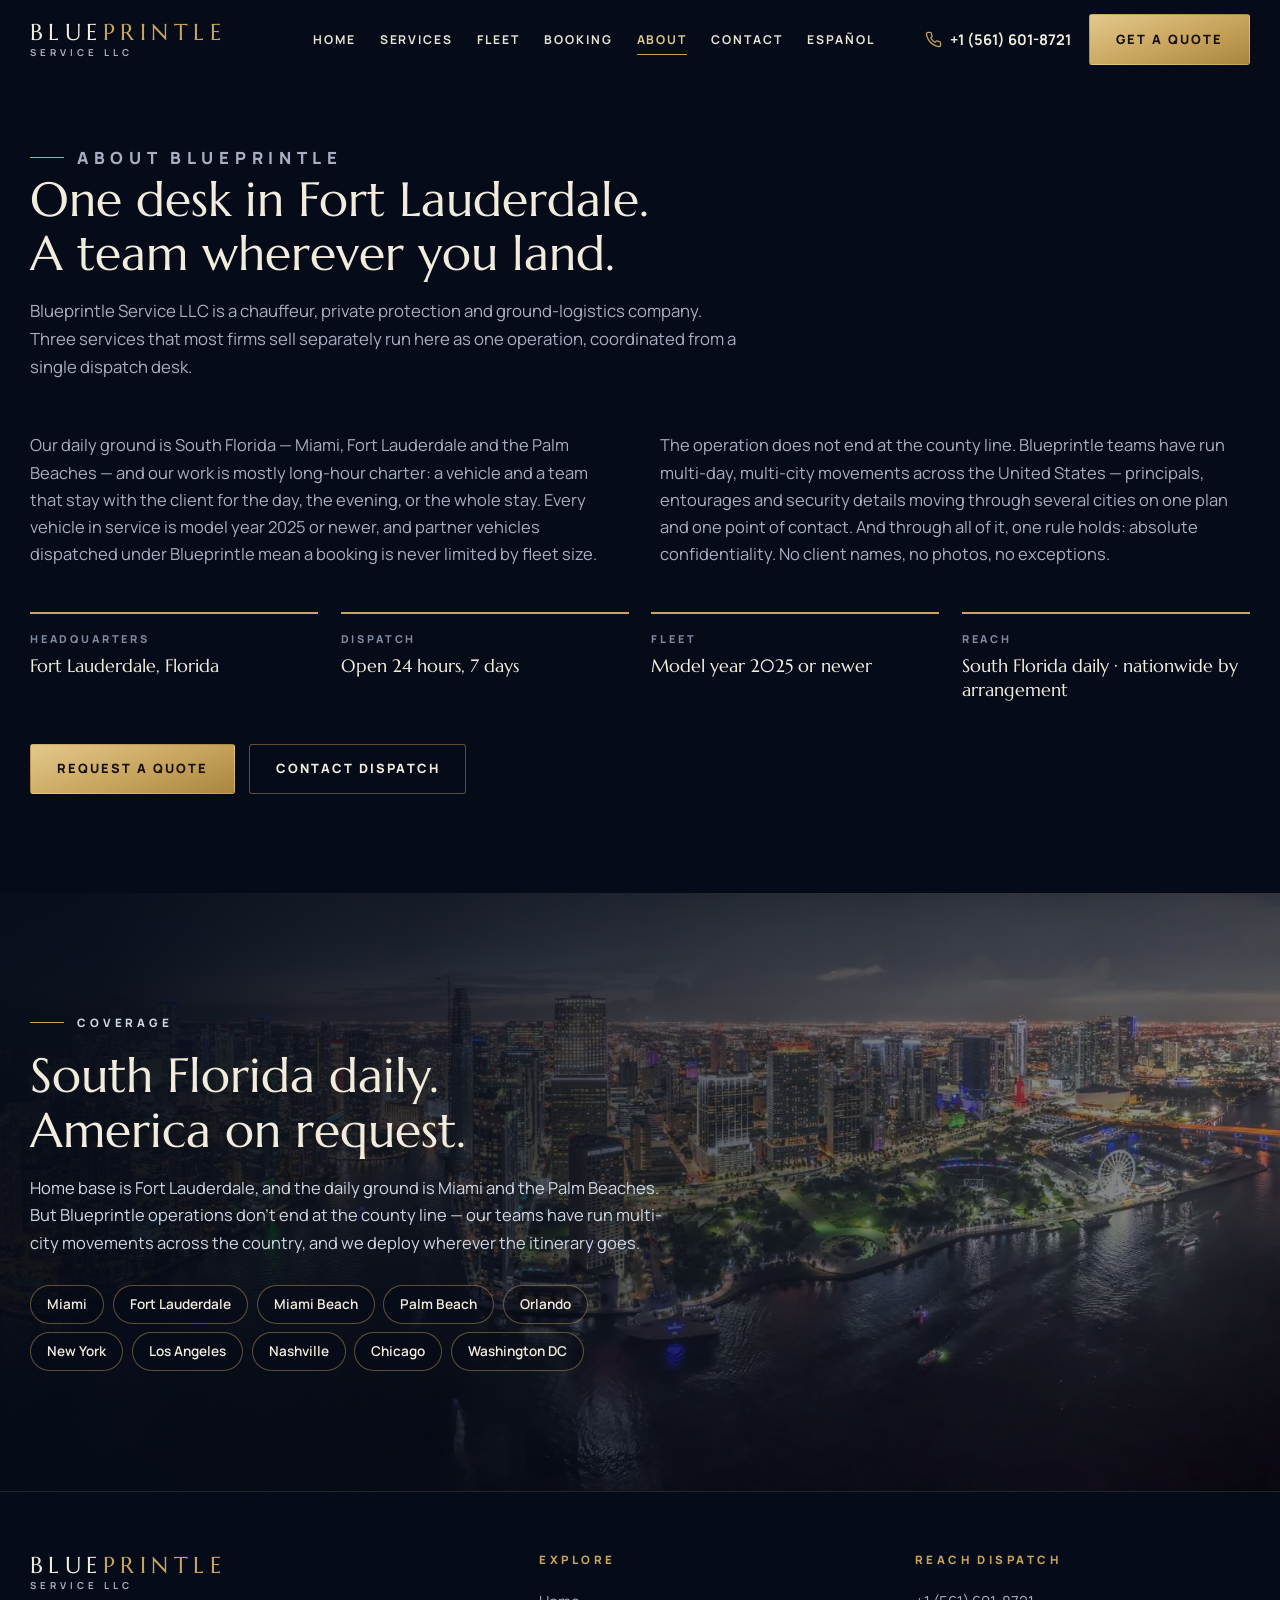
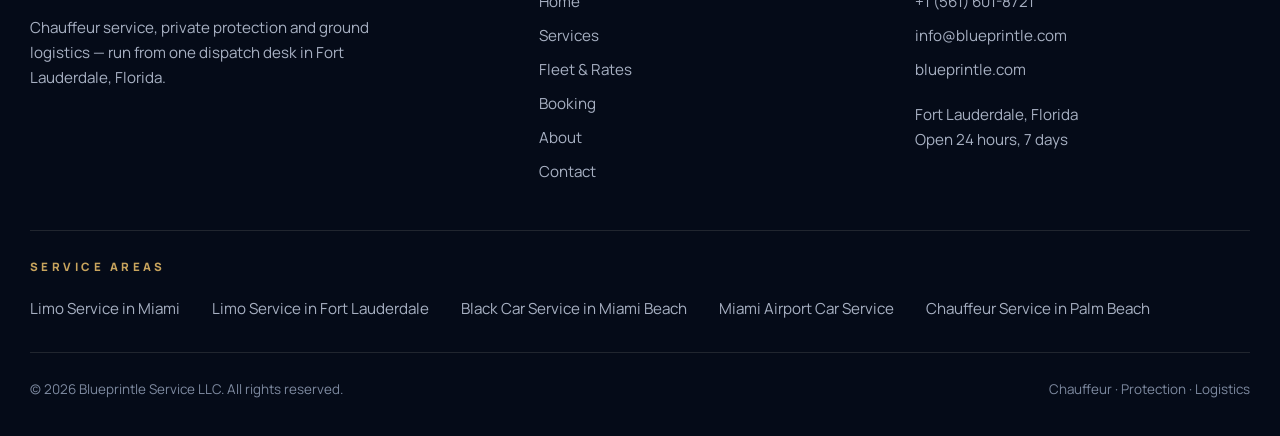
<file: about.html>
<!doctype html>
<html lang="en">
  <head>

    <meta charset="utf-8" />
    <meta name="viewport" content="width=device-width, initial-scale=1, viewport-fit=cover" />
    <meta name="color-scheme" content="dark" />
    <link rel="icon" href="data:," />
    <title>About Blueprintle — Miami Limo, Black Car &amp; Protection</title>
  <link rel="canonical" href="https://blueprintle.com/about.html">
    <meta name="description" content="Blueprintle Service LLC is a limo, black car and private protection company in Fort Lauderdale, serving Miami and South Florida from one live dispatch desk." />
    <link rel="preconnect" href="https://fonts.googleapis.com" />
    <link rel="preconnect" href="https://fonts.gstatic.com" crossorigin />
    <link href="https://fonts.googleapis.com/css2?family=Marcellus&family=Manrope:wght@400;500;600;700;800&display=swap" rel="stylesheet" />
    <style>
      :root{
        --navy-950:#050b18;
        --navy-900:#081226;
        --navy-850:#0b1a33;
        --navy-800:#10233f;
        --navy-700:#1a3357;
        --gold:#c8a45d;
        --gold-soft:#e3c98c;
        --gold-dim:rgba(200,164,93,.45);
        --ivory:#f2ecdd;
        --paper:#e9e4d6;
        --muted:#a7b0c2;
        --muted-2:#7e8aa0;
        --line:rgba(200,164,93,.22);
        --line-soft:rgba(233,228,214,.12);
        --radius:14px;
        --font-display:"Marcellus", Georgia, serif;
        --font-body:"Manrope", -apple-system, "Segoe UI", sans-serif;
      }
      *{ box-sizing:border-box; }
      html{ scroll-behavior:smooth; }
      body{
        margin:0; background:var(--navy-950); color:var(--paper);
        font-family:var(--font-body); font-size:16.5px; line-height:1.65;
        -webkit-font-smoothing:antialiased;
      }
      img{ max-width:100%; display:block; }
      a{ color:inherit; }
      button, [role="button"], select, summary, input:not([type="checkbox"],[type="radio"]){ min-height:2.25rem; }
      ::selection{ background:var(--gold); color:var(--navy-950); }

      .wrap{ width:min(1220px, 100% - 3rem); margin-inline:auto; }
      .display{ font-family:var(--font-display); font-weight:400; letter-spacing:.01em; }
      .gold{ color:var(--gold); }

      /* ---------- Header ---------- */
      header{
        position:fixed; inset:0 0 auto 0; z-index:60;
        transition:background .35s ease, border-color .35s ease, box-shadow .35s ease;
        border-bottom:1px solid transparent;
      }
      header.scrolled{ background:rgba(5,11,24,.92); backdrop-filter:blur(14px); border-bottom-color:var(--line-soft); }
      .header-in{ display:flex; align-items:center; gap:1.5rem; padding:.9rem 0; }
      .wordmark{ text-decoration:none; line-height:1; }
      .wordmark .wm-name{ font-family:var(--font-display); font-size:1.42rem; letter-spacing:.24em; color:var(--ivory); }
      .wordmark .wm-name b{ color:var(--gold); font-weight:400; }
      .wordmark .wm-sub{ display:block; margin-top:.28rem; font-size:.6rem; font-weight:700; letter-spacing:.42em; color:var(--muted); text-transform:uppercase; }
      nav.main{ margin-left:auto; display:flex; gap:1.5rem; }
      nav.main a{
        text-decoration:none; font-size:.76rem; font-weight:700; letter-spacing:.16em; text-transform:uppercase; color:var(--paper);
        padding:.55rem 0; position:relative; white-space:nowrap;
      }
      nav.main a::after{ content:""; position:absolute; left:0; bottom:.2rem; width:0; height:1px; background:var(--gold); transition:width .3s ease; }
      nav.main a:hover::after{ width:100%; }
      .header-cta{ display:flex; align-items:center; gap:.9rem; margin-left:1.4rem; }
      .header-phone{ display:flex; align-items:center; gap:.5rem; text-decoration:none; font-weight:700; font-size:.92rem; color:var(--ivory); padding:.5rem .25rem; white-space:nowrap; }
      .header-phone svg{ width:17px; height:17px; stroke:var(--gold); }
      .btn{
        display:inline-flex; align-items:center; justify-content:center; gap:.55rem;
        font-family:var(--font-body); font-weight:800; font-size:.8rem; letter-spacing:.16em; text-transform:uppercase;
        text-decoration:none; cursor:pointer; border:1px solid transparent;
        padding:.85rem 1.6rem; border-radius:3px; transition:background .25s ease, color .25s ease, border-color .25s ease, transform .25s ease;
        min-height:3rem;
      }
      .btn-gold{ background:linear-gradient(160deg, var(--gold-soft), var(--gold) 55%, #a9853f); color:#14100a; }
      .btn-gold:hover{ transform:translateY(-1px); }
      .btn-ghost{ border-color:var(--gold-dim); color:var(--ivory); background:rgba(5,11,24,.25); }
      .btn-ghost:hover{ border-color:var(--gold); color:var(--gold-soft); }
      .menu-btn{ display:none; margin-left:auto; background:none; border:1px solid var(--line-soft); border-radius:6px; width:44px; height:44px; align-items:center; justify-content:center; cursor:pointer; }
      .menu-btn svg{ width:22px; height:22px; stroke:var(--ivory); }
      .mobile-nav{ display:none; }
      .mobile-nav.open{ display:block; background:rgba(5,11,24,.97); border-top:1px solid var(--line-soft); padding:.5rem 0 1.2rem; }
      .mobile-nav a{ display:block; padding:.85rem 0; text-decoration:none; font-weight:700; letter-spacing:.14em; text-transform:uppercase; font-size:.85rem; border-bottom:1px solid var(--line-soft); }
      .mobile-nav a:last-child{ border-bottom:none; }

      /* ---------- Hero ---------- */
      .hero{ position:relative; min-height:100svh; display:flex; flex-direction:column; justify-content:flex-end; overflow:hidden; }
      .hero-bg{ position:absolute; inset:0; }
      .hero-bg img{ width:100%; height:100%; object-fit:cover; object-position:center 62%; }
      .hero-bg::after{
        content:""; position:absolute; inset:0;
        background:
          linear-gradient(90deg, rgba(5,11,24,.93) 0%, rgba(5,11,24,.72) 42%, rgba(5,11,24,.18) 78%, rgba(5,11,24,.35) 100%),
          linear-gradient(0deg, var(--navy-950) 2%, rgba(5,11,24,0) 34%),
          linear-gradient(180deg, rgba(5,11,24,.55) 0%, rgba(5,11,24,0) 22%);
      }
      .hero-in{ position:relative; z-index:2; padding:9.5rem 0 3.2rem; max-width:760px; }
      .hero-loc{ display:flex; align-items:center; gap:.8rem; font-size:.74rem; font-weight:800; letter-spacing:.34em; text-transform:uppercase; color:var(--gold-soft); margin:0 0 1.4rem; }
      .hero-loc::before{ content:""; width:44px; height:1px; background:var(--gold); }
      .hero h1{ font-family:var(--font-display); font-weight:400; font-size:clamp(2.7rem, 6.4vw, 4.9rem); line-height:1.06; color:var(--ivory); margin:0 0 1.4rem; }
      .hero h1 em{ font-style:normal; color:var(--gold); }
      .hero p.lede{ font-size:1.13rem; color:#d8dcea; max-width:34rem; margin:0 0 2.2rem; }
      .hero-ctas{ display:flex; flex-wrap:wrap; gap:.9rem; }
      .hero-facts{
        position:relative; z-index:2; border-top:1px solid var(--line-soft);
        display:grid; grid-template-columns:repeat(3, 1fr);
      }
      .hero-fact{ padding:1.35rem 1.6rem 1.5rem 0; display:flex; gap:.9rem; align-items:flex-start; }
      .hero-fact + .hero-fact{ border-left:1px solid var(--line-soft); padding-left:1.6rem; }
      .hero-fact svg{ width:22px; height:22px; flex:none; stroke:var(--gold); margin-top:.15rem; }
      .hero-fact strong{ display:block; color:var(--ivory); font-size:.95rem; letter-spacing:.02em; }
      .hero-fact span{ color:var(--muted); font-size:.86rem; line-height:1.45; display:block; }

      /* ---------- Sections ---------- */
      section{ padding:6.2rem 0; }
      .sec-head{ max-width:720px; margin-bottom:3.2rem; }
      .sec-head.center{ margin-inline:auto; text-align:center; }
      .sec-tag{ font-size:.72rem; font-weight:800; letter-spacing:.34em; text-transform:uppercase; color:var(--gold); margin:0 0 1rem; display:flex; align-items:center; gap:.8rem; }
      .sec-head.center .sec-tag{ justify-content:center; }
      .sec-tag::before{ content:""; width:34px; height:1px; background:var(--gold); }
      .sec-head.center .sec-tag::after{ content:""; width:34px; height:1px; background:var(--gold); }
      h2{ font-family:var(--font-display); font-weight:400; font-size:clamp(2rem, 4vw, 3rem); line-height:1.14; color:var(--ivory); margin:0 0 1rem; }
      .sec-head p{ color:var(--muted); margin:0; font-size:1.05rem; }

      /* ---------- Trio (signature) ---------- */
      .trio{ background:linear-gradient(180deg, var(--navy-950), var(--navy-900) 55%, var(--navy-950)); }
      .trio-grid{ display:grid; grid-template-columns:1fr 1.25fr; gap:4.5rem; align-items:start; }
      .trio-intro p{ color:var(--muted); font-size:1.06rem; }
      .trio-intro .big-line{ font-family:var(--font-display); font-size:1.5rem; color:var(--ivory); line-height:1.4; margin:1.6rem 0 0; }
      .trio-rows{ border-top:1px solid var(--line-soft); }
      .trio-row{ display:grid; grid-template-columns:64px 1fr; gap:1.4rem; padding:1.9rem 0; border-bottom:1px solid var(--line-soft); }
      .trio-row .num{ font-family:var(--font-display); font-size:1.7rem; color:var(--gold); line-height:1; padding-top:.2rem; }
      .trio-row h3{ margin:0 0 .45rem; font-family:var(--font-display); font-weight:400; font-size:1.45rem; color:var(--ivory); letter-spacing:.02em; }
      .trio-row p{ margin:0; color:var(--muted); font-size:.98rem; }

      /* ---------- Protection feature ---------- */
      .feature{ padding:0; }
      .feature-grid{ display:grid; grid-template-columns:1.05fr 1fr; min-height:640px; }
      .feature-media{ position:relative; overflow:hidden; }
      .feature-media img{ position:absolute; inset:0; width:100%; height:100%; object-fit:cover; }
      .feature-media::after{ content:""; position:absolute; inset:0; background:linear-gradient(90deg, rgba(5,11,24,0) 55%, rgba(5,11,24,.55)); }
      .feature-body{ background:var(--navy-850); padding:5.5rem clamp(1.5rem, 5vw, 4.5rem); display:flex; flex-direction:column; justify-content:center; }
      .feature-body p{ color:var(--muted); }
      .check-list{ list-style:none; margin:1.8rem 0 2.4rem; padding:0; display:grid; gap:1rem; }
      .check-list li{ display:flex; gap:.85rem; align-items:flex-start; color:var(--paper); font-size:1rem; }
      .check-list svg{ width:20px; height:20px; flex:none; stroke:var(--gold); margin-top:.2rem; }
      .feature-note{ border-left:2px solid var(--gold); padding:.2rem 0 .2rem 1.1rem; color:var(--muted); font-size:.94rem; margin:0 0 2.4rem; }
      .feature-note strong{ color:var(--ivory); }

      /* ---------- Dispatch / live tracking ---------- */
      .dispatch{ background:var(--navy-900); border-block:1px solid var(--line-soft); }
      .dispatch-grid{ display:grid; grid-template-columns:1fr 1fr; gap:4.5rem; align-items:center; }
      .dispatch-copy p{ color:var(--muted); }
      .dispatch-points{ margin-top:2rem; display:grid; gap:1.4rem; }
      .dispatch-point{ display:flex; gap:1rem; }
      .dispatch-point svg{ width:24px; height:24px; flex:none; stroke:var(--gold); margin-top:.15rem; }
      .dispatch-point strong{ color:var(--ivory); display:block; margin-bottom:.15rem; }
      .dispatch-point span{ color:var(--muted); font-size:.95rem; }
      .track-card{
        background:var(--navy-950); border:1px solid var(--line); border-radius:var(--radius);
        padding:1.8rem; box-shadow:0 30px 60px rgba(0,0,0,.45);
      }
      .track-top{ display:flex; align-items:center; justify-content:space-between; gap:1rem; padding-bottom:1.2rem; border-bottom:1px solid var(--line-soft); }
      .track-top .t-label{ font-size:.68rem; font-weight:800; letter-spacing:.3em; text-transform:uppercase; color:var(--muted-2); }
      .track-top .t-route{ font-family:var(--font-display); font-size:1.25rem; color:var(--ivory); margin-top:.3rem; }
      .live-pill{ display:inline-flex; align-items:center; gap:.5rem; font-size:.7rem; font-weight:800; letter-spacing:.22em; color:#8fe3b0; border:1px solid rgba(110,220,150,.4); border-radius:999px; padding:.42rem .8rem; }
      .live-dot{ width:8px; height:8px; border-radius:50%; background:#5fd68b; animation:pulse 1.8s infinite; }
      @keyframes pulse{ 0%{ box-shadow:0 0 0 0 rgba(95,214,139,.45);} 70%{ box-shadow:0 0 0 9px rgba(95,214,139,0);} 100%{ box-shadow:0 0 0 0 rgba(95,214,139,0);} }
      .track-steps{ list-style:none; margin:1.4rem 0 0; padding:0; }
      .track-steps li{ display:flex; gap:1rem; padding:.65rem 0; position:relative; }
      .track-steps li::before{ content:""; position:absolute; left:9px; top:2rem; bottom:-.4rem; width:1px; background:var(--line-soft); }
      .track-steps li:last-child::before{ display:none; }
      .step-dot{ width:19px; height:19px; flex:none; border-radius:50%; border:1px solid var(--gold-dim); display:flex; align-items:center; justify-content:center; margin-top:.2rem; background:var(--navy-950); z-index:1; }
      .step-dot svg{ width:11px; height:11px; stroke:var(--gold); }
      .step-dot.now{ background:var(--gold); border-color:var(--gold); }
      .step-dot.now i{ width:7px; height:7px; border-radius:50%; background:var(--navy-950); display:block; }
      .track-steps strong{ color:var(--ivory); font-size:.98rem; display:block; }
      .track-steps span{ color:var(--muted-2); font-size:.86rem; }
      .track-foot{ margin-top:1.4rem; padding-top:1.2rem; border-top:1px solid var(--line-soft); display:flex; justify-content:space-between; gap:1rem; flex-wrap:wrap; }
      .track-foot div span{ display:block; font-size:.68rem; font-weight:800; letter-spacing:.26em; text-transform:uppercase; color:var(--muted-2); }
      .track-foot div strong{ color:var(--ivory); font-family:var(--font-display); font-size:1.05rem; letter-spacing:.03em; }

      /* ---------- Services list ---------- */
      .svc-list{ border-top:1px solid var(--line-soft); }
      .svc-row{
        display:grid; grid-template-columns:70px 1fr auto; gap:1.6rem; align-items:center;
        padding:1.7rem .6rem; border-bottom:1px solid var(--line-soft); text-decoration:none;
        transition:background .25s ease, padding-left .25s ease;
      }
      .svc-row:hover{ background:rgba(200,164,93,.05); padding-left:1.1rem; }
      .svc-row .idx{ font-family:var(--font-display); color:var(--gold); font-size:1.15rem; }
      .svc-row h3{ margin:0 0 .25rem; font-family:var(--font-display); font-weight:400; font-size:1.5rem; color:var(--ivory); }
      .svc-row p{ margin:0; color:var(--muted); font-size:.95rem; max-width:620px; }
      .svc-row .price{ text-align:right; }
      .svc-row .price span{ display:block; font-size:.66rem; font-weight:800; letter-spacing:.26em; text-transform:uppercase; color:var(--muted-2); }
      .svc-row .price strong{ font-family:var(--font-display); font-size:1.3rem; color:var(--gold-soft); font-weight:400; white-space:nowrap; }

      /* ---------- Fleet / rates ---------- */
      .fleet{ background:linear-gradient(180deg, var(--navy-950), var(--navy-900)); }
      .fleet-grid{ display:grid; grid-template-columns:repeat(3, 1fr); gap:1.4rem; }
      .car-card{ background:var(--navy-850); border:1px solid var(--line-soft); border-radius:var(--radius); overflow:hidden; display:flex; flex-direction:column; }
      .car-card .car-img{ aspect-ratio:16/10; overflow:hidden; }
      .car-card .car-img img{ width:100%; height:100%; object-fit:cover; transition:transform .6s ease; }
      .car-card:hover .car-img img{ transform:scale(1.045); }
      .car-body{ padding:1.6rem 1.6rem 1.8rem; display:flex; flex-direction:column; gap:.4rem; flex:1; }
      .car-body h3{ margin:0; font-family:var(--font-display); font-weight:400; font-size:1.4rem; color:var(--ivory); }
      .car-body .car-sub{ color:var(--muted); font-size:.92rem; margin:0 0 .8rem; }
      .car-meta{ display:flex; gap:1.2rem; flex-wrap:wrap; margin-bottom:1.1rem; }
      .car-meta span{ display:inline-flex; align-items:center; gap:.45rem; color:var(--muted); font-size:.85rem; }
      .car-meta svg{ width:16px; height:16px; stroke:var(--gold); }
      .car-price{ margin-top:auto; padding-top:1.1rem; border-top:1px solid var(--line-soft); display:flex; align-items:baseline; justify-content:space-between; }
      .car-price .from{ font-size:.68rem; font-weight:800; letter-spacing:.24em; text-transform:uppercase; color:var(--muted-2); }
      .car-price .amount{ font-family:var(--font-display); font-size:1.65rem; color:var(--gold-soft); }
      .car-price .amount small{ font-size:.85rem; color:var(--muted); font-family:var(--font-body); }
      .fleet-note{ margin-top:1.6rem; color:var(--muted); font-size:.93rem; text-align:center; }
      .fleet-note strong{ color:var(--ivory); }

      /* ---------- Coverage band ---------- */
      .coverage{ position:relative; padding:7.5rem 0; overflow:hidden; }
      .coverage-bg{ position:absolute; inset:0; }
      .coverage-bg img{ width:100%; height:100%; object-fit:cover; }
      .coverage-bg::after{ content:""; position:absolute; inset:0; background:linear-gradient(90deg, rgba(5,11,24,.94) 8%, rgba(5,11,24,.62) 55%, rgba(5,11,24,.35)); }
      .coverage-in{ position:relative; z-index:2; max-width:640px; }
      .coverage-in p{ color:#cfd6e4; }
      .city-chips{ display:flex; flex-wrap:wrap; gap:.55rem; margin-top:1.8rem; }
      .city-chips span{ border:1px solid var(--gold-dim); color:var(--ivory); border-radius:999px; padding:.45rem 1rem; font-size:.85rem; font-weight:600; background:rgba(5,11,24,.45); }

      /* ---------- Steps ---------- */
      .steps-grid{ display:grid; grid-template-columns:repeat(3, 1fr); gap:2.5rem; }
      .step{ border-top:2px solid var(--gold); padding-top:1.4rem; }
      .step .step-k{ font-size:.7rem; font-weight:800; letter-spacing:.3em; text-transform:uppercase; color:var(--gold); }
      .step h3{ font-family:var(--font-display); font-weight:400; font-size:1.45rem; color:var(--ivory); margin:.6rem 0 .5rem; }
      .step p{ color:var(--muted); margin:0; font-size:.97rem; }

      /* ---------- Quote ---------- */
      .quote{ background:var(--navy-900); border-top:1px solid var(--line-soft); }
      .quote-grid{ display:grid; grid-template-columns:1fr 1.2fr; gap:4rem; align-items:start; }
      .quote-copy p{ color:var(--muted); }
      .quote-direct{ margin-top:2rem; display:grid; gap:1rem; }
      .quote-direct a{ display:flex; align-items:center; gap:1rem; text-decoration:none; padding:1rem 1.1rem; border:1px solid var(--line-soft); border-radius:10px; transition:border-color .25s ease; }
      .quote-direct a:hover{ border-color:var(--gold); }
      .quote-direct svg{ width:22px; height:22px; stroke:var(--gold); flex:none; }
      .quote-direct span small{ display:block; color:var(--muted-2); font-size:.72rem; font-weight:800; letter-spacing:.22em; text-transform:uppercase; }
      .quote-direct span strong{ color:var(--ivory); font-size:1.02rem; }
      form.quote-form{ background:var(--navy-950); border:1px solid var(--line); border-radius:var(--radius); padding:2rem; }
      .form-grid{ display:grid; grid-template-columns:1fr 1fr; gap:1.1rem; }
      .field{ display:flex; flex-direction:column; gap:.4rem; }
      .field.full{ grid-column:1 / -1; }
      .field label{ font-size:.7rem; font-weight:800; letter-spacing:.22em; text-transform:uppercase; color:var(--muted); }
      .field input, .field select, .field textarea{
        background:var(--navy-850); border:1px solid var(--line-soft); border-radius:8px; color:var(--ivory);
        font-family:var(--font-body); font-size:1rem; padding:.72rem .9rem; width:100%;
      }
      .field textarea{ min-height:5.2rem; resize:vertical; }
      .field input:focus, .field select:focus, .field textarea:focus{ outline:2px solid var(--gold-dim); border-color:var(--gold); }
      .estimate{
        margin-top:1.4rem; border:1px dashed var(--gold-dim); border-radius:10px; padding:1.1rem 1.2rem;
        display:flex; align-items:center; justify-content:space-between; gap:1rem; flex-wrap:wrap;
      }
      .estimate .est-label{ font-size:.7rem; font-weight:800; letter-spacing:.24em; text-transform:uppercase; color:var(--muted); }
      .estimate .est-value{ font-family:var(--font-display); font-size:1.9rem; color:var(--gold-soft); line-height:1; }
      .estimate .est-note{ width:100%; color:var(--muted-2); font-size:.82rem; }
      .form-actions{ display:flex; gap:.8rem; flex-wrap:wrap; margin-top:1.4rem; }
      .form-actions .btn{ flex:1; }
      .form-sent{ display:none; margin-top:1.2rem; border:1px solid rgba(110,220,150,.4); color:#b9f0cd; border-radius:10px; padding:1rem 1.2rem; font-size:.95rem; }

      /* ---------- Footer ---------- */
      footer{ border-top:1px solid var(--line-soft); padding:3.6rem 0 2.2rem; background:var(--navy-950); }
      .footer-grid{ display:grid; grid-template-columns:1.4fr 1fr 1fr; gap:2.5rem; margin-bottom:2.6rem; }
      footer h4{ font-size:.72rem; font-weight:800; letter-spacing:.3em; text-transform:uppercase; color:var(--gold); margin:0 0 1rem; }
      footer p, footer a{ color:var(--muted); font-size:.95rem; }
      footer a{ text-decoration:none; display:block; padding:.28rem 0; }
      footer a:hover{ color:var(--gold-soft); }
      .footer-bottom{ border-top:1px solid var(--line-soft); padding-top:1.6rem; display:flex; justify-content:space-between; gap:1rem; flex-wrap:wrap; color:var(--muted-2); font-size:.84rem; }

      /* ---------- Mobile call bar ---------- */
      .mobile-bar{
        display:none; position:fixed; inset:auto 0 0 0; z-index:70;
        background:rgba(5,11,24,.96); backdrop-filter:blur(12px); border-top:1px solid var(--line);
        padding:.6rem .8rem calc(.6rem + env(safe-area-inset-bottom)); gap:.6rem;
      }
      .mobile-bar a{ flex:1; }

      .reveal{ opacity:0; transform:translateY(22px); transition:opacity .7s ease, transform .7s ease; }
      .reveal.in{ opacity:1; transform:none; }
      @media (prefers-reduced-motion: reduce){
        html{ scroll-behavior:auto; }
        .reveal{ opacity:1; transform:none; transition:none; }
        .live-dot{ animation:none; }
        .car-card .car-img img{ transition:none; }
      }

      @media (max-width: 1020px){
        nav.main, .header-cta{ display:none; }
        .menu-btn{ display:flex; }
        .trio-grid, .dispatch-grid, .quote-grid{ grid-template-columns:1fr; gap:2.8rem; }
        .feature-grid{ grid-template-columns:1fr; min-height:0; }
        .feature-media{ height:380px; position:relative; }
        .feature-media img{ position:absolute; }
        .fleet-grid{ grid-template-columns:1fr 1fr; }
        .steps-grid{ grid-template-columns:1fr; gap:1.8rem; }
        .footer-grid{ grid-template-columns:1fr 1fr; }
      }
      @media (max-width: 640px){
        body{ font-size:16px; }
        section{ padding:4.2rem 0; }
        .wrap{ width:calc(100% - 2.2rem); }
        .hero-in{ padding-top:7.5rem; }
        .hero-bg img{ object-position:74% 58%; }
        .mobile-bar .btn{ font-size:.72rem; letter-spacing:.1em; padding:.8rem .5rem; white-space:nowrap; }
        .hero-facts{ grid-template-columns:1fr; }
        .hero-fact{ padding:1rem 0; }
        .hero-fact + .hero-fact{ border-left:none; border-top:1px solid var(--line-soft); padding-left:0; }
        .fleet-grid{ grid-template-columns:1fr; }
        .form-grid{ grid-template-columns:1fr; }
        .svc-row{ grid-template-columns:1fr; gap:.4rem; padding:1.4rem .4rem; }
        .svc-row .price{ text-align:left; }
        .svc-row .idx{ display:none; }
        .footer-grid{ grid-template-columns:1fr; }
        .mobile-bar{ display:flex; }
        body{ padding-bottom:74px; }
        .feature-body{ padding:3.2rem 1.4rem; }
        form.quote-form{ padding:1.4rem; }
      }
      /* ---------- Static pages ---------- */
      [id]{ scroll-margin-top:92px; }
      nav.main a.active{ color:var(--gold-soft); }
      nav.main a.active::after{ width:100%; }
      .mobile-nav a.active{ color:var(--gold-soft); }
      .page-top{ padding-top:9rem; }
      @media (max-width: 1200px){ .header-phone{ display:none; } }

      /* ---------- About ---------- */
      .about-cols{ display:grid; grid-template-columns:1fr 1fr; gap:2.5rem; }
      .about-cols p{ color:var(--muted); margin:0; }
      .about-facts{ display:grid; grid-template-columns:repeat(4, 1fr); gap:1.4rem; margin-top:2.8rem; }
      .about-fact{ border-top:2px solid var(--gold); padding-top:1rem; }
      .about-fact span{ display:block; font-size:.68rem; font-weight:800; letter-spacing:.26em; text-transform:uppercase; color:var(--muted-2); margin-bottom:.35rem; }
      .about-fact strong{ color:var(--ivory); font-family:var(--font-display); font-weight:400; font-size:1.12rem; line-height:1.35; display:block; }
      .about-ctas{ display:flex; flex-wrap:wrap; gap:.9rem; margin-top:2.6rem; }

      /* ---------- Fleet CTA ---------- */
      .fleet-cta{ display:flex; gap:.9rem; justify-content:center; flex-wrap:wrap; margin-top:2.2rem; }

      /* ---------- Contact ---------- */
      .contact-grid{ display:grid; grid-template-columns:1fr 1fr; gap:4rem; align-items:start; }
      .contact-grid > div > p{ color:var(--muted); }
      .contact-card{ background:var(--navy-850); border:1px solid var(--line); border-radius:var(--radius); padding:2rem; }
      .contact-card h3{ font-family:var(--font-display); font-weight:400; font-size:1.4rem; color:var(--ivory); margin:0 0 1.4rem; }
      .contact-row{ display:flex; justify-content:space-between; gap:1.5rem; padding:.85rem 0; border-top:1px solid var(--line-soft); }
      .contact-row span{ font-size:.68rem; font-weight:800; letter-spacing:.24em; text-transform:uppercase; color:var(--muted-2); padding-top:.2rem; white-space:nowrap; }
      .contact-row strong{ color:var(--paper); font-weight:600; text-align:right; }
      .contact-card .btn{ margin-top:1.6rem; width:100%; }
      .contact-card .cc-note{ color:var(--muted); font-size:.9rem; margin:1.2rem 0 0; }

      @media (max-width: 1020px){
        .about-facts{ grid-template-columns:1fr 1fr; }
        .contact-grid{ grid-template-columns:1fr; gap:2.8rem; }
      }
      @media (max-width: 640px){
        .page-top{ padding-top:6.8rem; }
        .about-cols{ grid-template-columns:1fr; gap:1.2rem; }
        .about-facts{ grid-template-columns:1fr; }
      }
    
      .form-sent.err{ border-color:rgba(232,120,120,.55); color:#f2c1c1; }
      .form-actions .btn[disabled]{ opacity:.55; cursor:wait; transform:none; }

    </style>
  
  </head>
  <body>

<!-- ================= HEADER ================= -->
    <header id="siteHeader">
      <div class="wrap header-in">
        <a class="wordmark" href="index.html" aria-label="Blueprintle home">
          <span class="wm-name">BLUE<b>PRINTLE</b></span>
          <span class="wm-sub">Service LLC</span>
        </a>
        <nav class="main" aria-label="Main">
          <a href="index.html">Home</a>
          <a href="services.html">Services</a>
          <a href="fleet.html">Fleet</a>
          <a href="booking.html">Booking</a>
          <a href="about.html" class="active" aria-current="page">About</a>
          <a href="contact.html">Contact</a>
          <a href="servicios.html" hreflang="es">Español</a>
        </nav>
        <div class="header-cta">
          <a class="header-phone" href="tel:+15616018721">
            <svg viewBox="0 0 24 24" fill="none" stroke-width="1.8" stroke-linecap="round" stroke-linejoin="round"><path d="M22 16.92v3a2 2 0 0 1-2.18 2 19.79 19.79 0 0 1-8.63-3.07 19.5 19.5 0 0 1-6-6 19.79 19.79 0 0 1-3.07-8.67A2 2 0 0 1 4.11 2h3a2 2 0 0 1 2 1.72c.13.96.36 1.9.7 2.81a2 2 0 0 1-.45 2.11L8.09 9.91a16 16 0 0 0 6 6l1.27-1.27a2 2 0 0 1 2.11-.45c.91.34 1.85.57 2.81.7A2 2 0 0 1 22 16.92z"/></svg>
            +1 (561) 601-8721
          </a>
          <a class="btn btn-gold" href="booking.html">Get a Quote</a>
        </div>
        <button class="menu-btn" id="menuBtn" aria-label="Open menu" aria-expanded="false">
          <svg viewBox="0 0 24 24" fill="none" stroke-width="1.8" stroke-linecap="round"><path d="M4 7h16M4 12h16M4 17h16"/></svg>
        </button>
      </div>
      <div class="mobile-nav" id="mobileNav">
        <div class="wrap">
          <a href="index.html">Home</a>
          <a href="services.html">Services</a>
          <a href="fleet.html">Fleet</a>
          <a href="booking.html">Booking</a>
          <a href="about.html" class="active" aria-current="page">About</a>
          <a href="contact.html">Contact</a>
          <a href="servicios.html" hreflang="es">Español</a>
          <a href="tel:+15616018721">Call +1 (561) 601-8721</a>
        </div>
      </div>
    </header>

<!-- ================= ABOUT ================= -->
    <section class="page-top" id="about">
      <div class="wrap">
        <div class="sec-head reveal">
          <p class="sec-tag">About Blueprintle</p>
          <h2>One desk in Fort Lauderdale.<br />A team wherever you land.</h2>
          <p>Blueprintle Service LLC is a chauffeur, private protection and ground-logistics company. Three services that most firms sell separately run here as one operation, coordinated from a single dispatch desk.</p>
        </div>
        <div class="about-cols reveal">
          <p>Our daily ground is South Florida — Miami, Fort Lauderdale and the Palm Beaches — and our work is mostly long-hour charter: a vehicle and a team that stay with the client for the day, the evening, or the whole stay. Every vehicle in service is model year 2025 or newer, and partner vehicles dispatched under Blueprintle mean a booking is never limited by fleet size.</p>
          <p>The operation does not end at the county line. Blueprintle teams have run multi-day, multi-city movements across the United States — principals, entourages and security details moving through several cities on one plan and one point of contact. And through all of it, one rule holds: absolute confidentiality. No client names, no photos, no exceptions.</p>
        </div>
        <div class="about-facts reveal">
          <div class="about-fact"><span>Headquarters</span><strong>Fort Lauderdale, Florida</strong></div>
          <div class="about-fact"><span>Dispatch</span><strong>Open 24 hours, 7 days</strong></div>
          <div class="about-fact"><span>Fleet</span><strong>Model year 2025 or newer</strong></div>
          <div class="about-fact"><span>Reach</span><strong>South Florida daily · nationwide by arrangement</strong></div>
        </div>
        <div class="about-ctas reveal">
          <a class="btn btn-gold" href="booking.html">Request a Quote</a>
          <a class="btn btn-ghost" href="contact.html">Contact Dispatch</a>
        </div>
      </div>
    </section>

<!-- ================= COVERAGE ================= -->
    <section class="coverage" id="coverage">
      <div class="coverage-bg"><img src="images/embedded/about-1.webp" width="1920" height="723" alt="Miami skyline and Biscayne Bay illuminated at night" /></div>
      <div class="wrap">
        <div class="coverage-in reveal">
          <p class="sec-tag">Coverage</p>
          <h2>South Florida daily.<br />America on request.</h2>
          <p>Home base is Fort Lauderdale, and the daily ground is Miami and the Palm Beaches. But Blueprintle operations don't end at the county line — our teams have run multi-city movements across the country, and we deploy wherever the itinerary goes.</p>
          <div class="city-chips">
            <span>Miami</span><span>Fort Lauderdale</span><span>Miami Beach</span><span>Palm Beach</span><span>Orlando</span><span>New York</span><span>Los Angeles</span><span>Nashville</span><span>Chicago</span><span>Washington DC</span>
          </div>
        </div>
      </div>
    </section>

<!-- ================= FOOTER ================= -->
    <footer>
      <div class="wrap">
        <div class="footer-grid">
          <div>
            <a class="wordmark" href="index.html" style="text-decoration:none;">
              <span class="wm-name">BLUE<b>PRINTLE</b></span>
              <span class="wm-sub">Service LLC</span>
            </a>
            <p style="margin-top:1.2rem; max-width:22rem;">Chauffeur service, private protection and ground logistics — run from one dispatch desk in Fort Lauderdale, Florida.</p>
          </div>
          <div>
            <h4>Explore</h4>
            <a href="index.html">Home</a>
            <a href="services.html">Services</a>
            <a href="fleet.html">Fleet &amp; Rates</a>
            <a href="booking.html">Booking</a>
            <a href="about.html">About</a>
            <a href="contact.html">Contact</a>
          </div>
          <div>
            <h4>Reach Dispatch</h4>
            <a href="tel:+15616018721">+1 (561) 601-8721</a>
            <a href="mailto:info@blueprintle.com">info@blueprintle.com</a>
            <a href="https://blueprintle.com" target="_blank" rel="noopener">blueprintle.com</a>
            <p>Fort Lauderdale, Florida<br />Open 24 hours, 7 days</p>
          </div>
        </div>
        <div class="footer-areas" style="border-top:1px solid var(--line-soft); padding-top:1.6rem; margin-bottom:1.6rem;">
          <h4>Service Areas</h4>
          <div style="display:flex; flex-wrap:wrap; gap:.2rem 2rem;">
            <a href="limo-service-miami.html" style="display:inline-block;">Limo Service in Miami</a>
            <a href="limo-service-fort-lauderdale.html" style="display:inline-block;">Limo Service in Fort Lauderdale</a>
            <a href="black-car-service-miami-beach.html" style="display:inline-block;">Black Car Service in Miami Beach</a>
            <a href="miami-airport-car-service.html" style="display:inline-block;">Miami Airport Car Service</a>
            <a href="chauffeur-service-palm-beach.html" style="display:inline-block;">Chauffeur Service in Palm Beach</a>
          </div>
        </div>
        <div class="footer-bottom">
          <span>© 2026 Blueprintle Service LLC. All rights reserved.</span>
          <span>Chauffeur · Protection · Logistics</span>
        </div>
      </div>
    </footer>

<!-- Mobile call bar -->
    <div class="mobile-bar">
      <a class="btn btn-ghost" href="tel:+15616018721">Call Dispatch</a>
      <a class="btn btn-gold" href="booking.html">Get a Quote</a>
    </div>

    <script>
      (function () {
        var header = document.getElementById('siteHeader');
        function onScroll() { header.classList.toggle('scrolled', window.scrollY > 40); }
        window.addEventListener('scroll', onScroll, { passive: true });
        onScroll();

        var menuBtn = document.getElementById('menuBtn');
        var mobileNav = document.getElementById('mobileNav');
        menuBtn.addEventListener('click', function () {
          var open = mobileNav.classList.toggle('open');
          menuBtn.setAttribute('aria-expanded', open ? 'true' : 'false');
        });
        mobileNav.addEventListener('click', function (e) {
          if (e.target.tagName === 'A') {
            mobileNav.classList.remove('open');
            menuBtn.setAttribute('aria-expanded', 'false');
          }
        });

        if ('IntersectionObserver' in window) {
          var io = new IntersectionObserver(function (entries) {
            entries.forEach(function (en) {
              if (en.isIntersecting) { en.target.classList.add('in'); io.unobserve(en.target); }
            });
          }, { threshold: 0.12 });
          document.querySelectorAll('.reveal').forEach(function (el) { io.observe(el); });
          /* Safety net: never leave content hidden (print, full-page capture, IO quirks). */
          setTimeout(function () {
            document.querySelectorAll('.reveal:not(.in)').forEach(function (el) { el.classList.add('in'); });
          }, 1600);
        } else {
          document.querySelectorAll('.reveal').forEach(function (el) { el.classList.add('in'); });
        }
      })();
    </script>
<script data-goatcounter="https://blueprintleservice.goatcounter.com/count" async src="//gc.zgo.at/count.js"></script>
  </body>
</html>
</file>
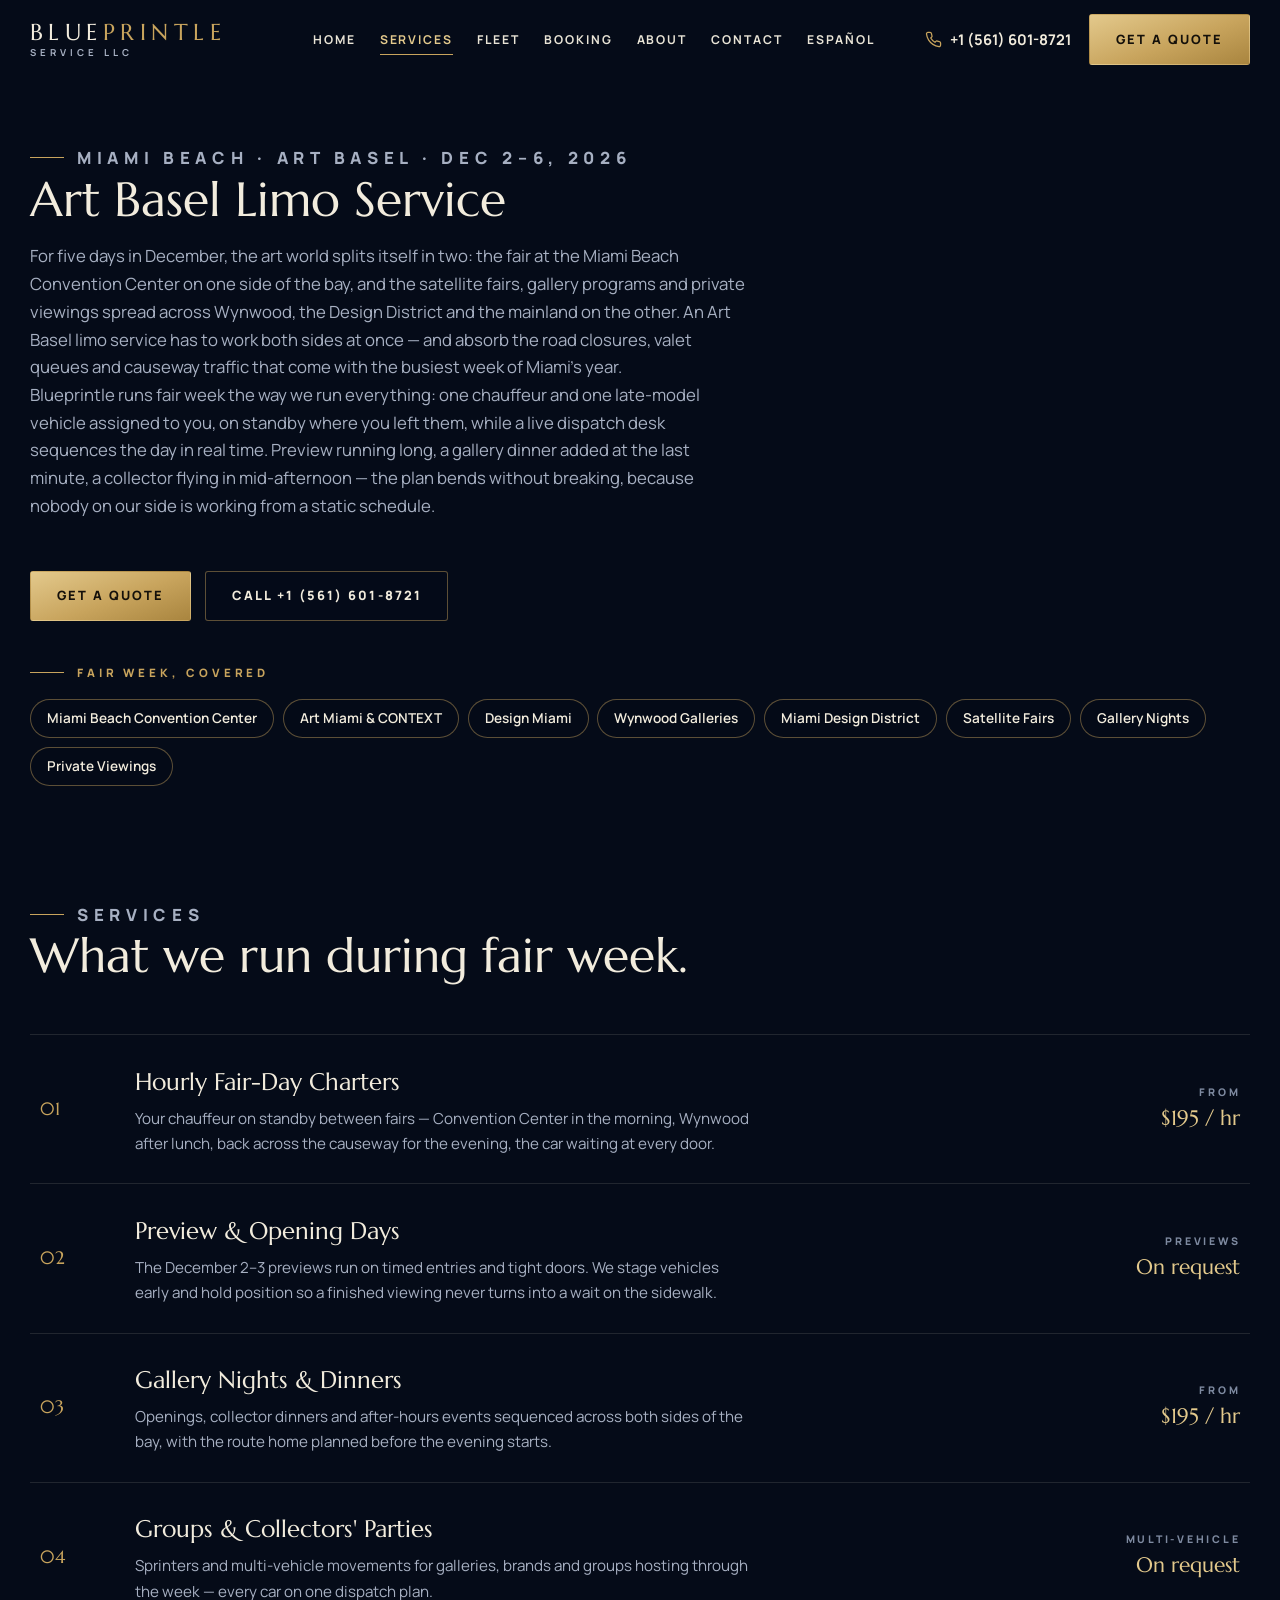
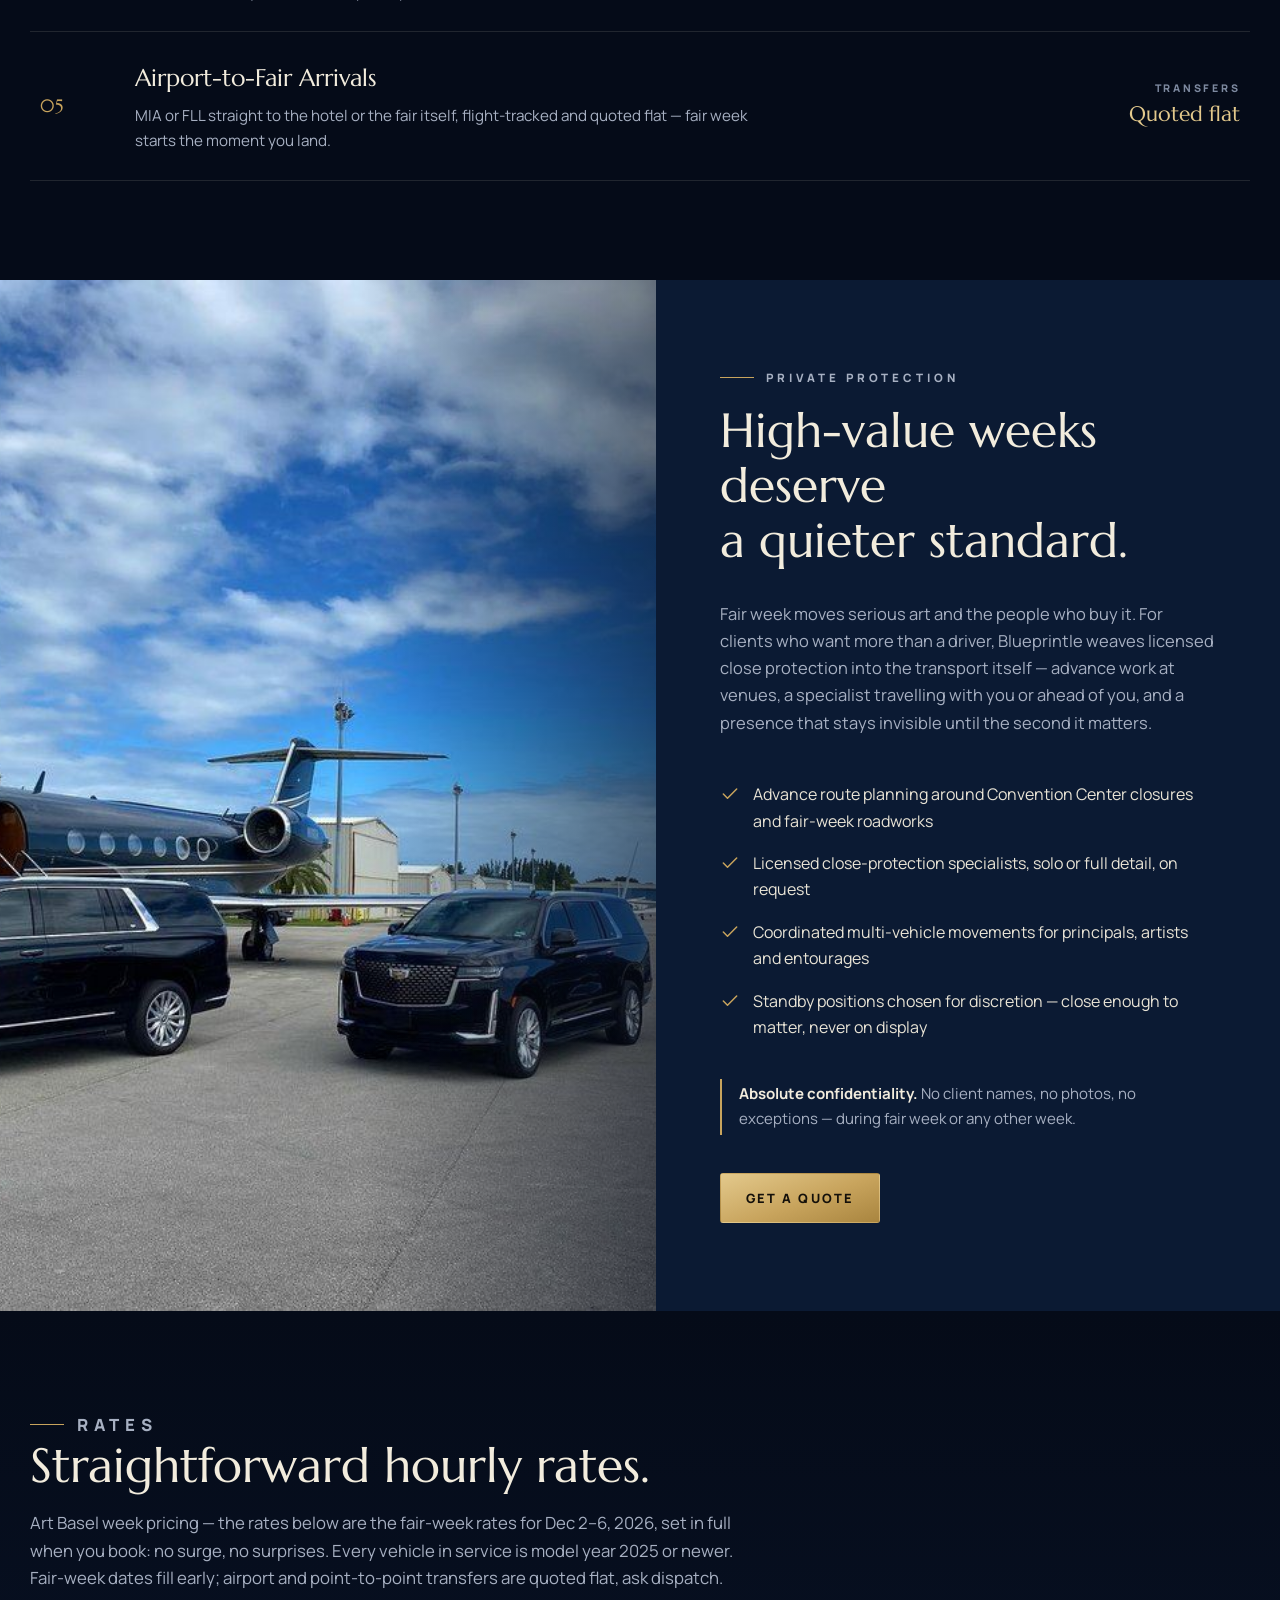
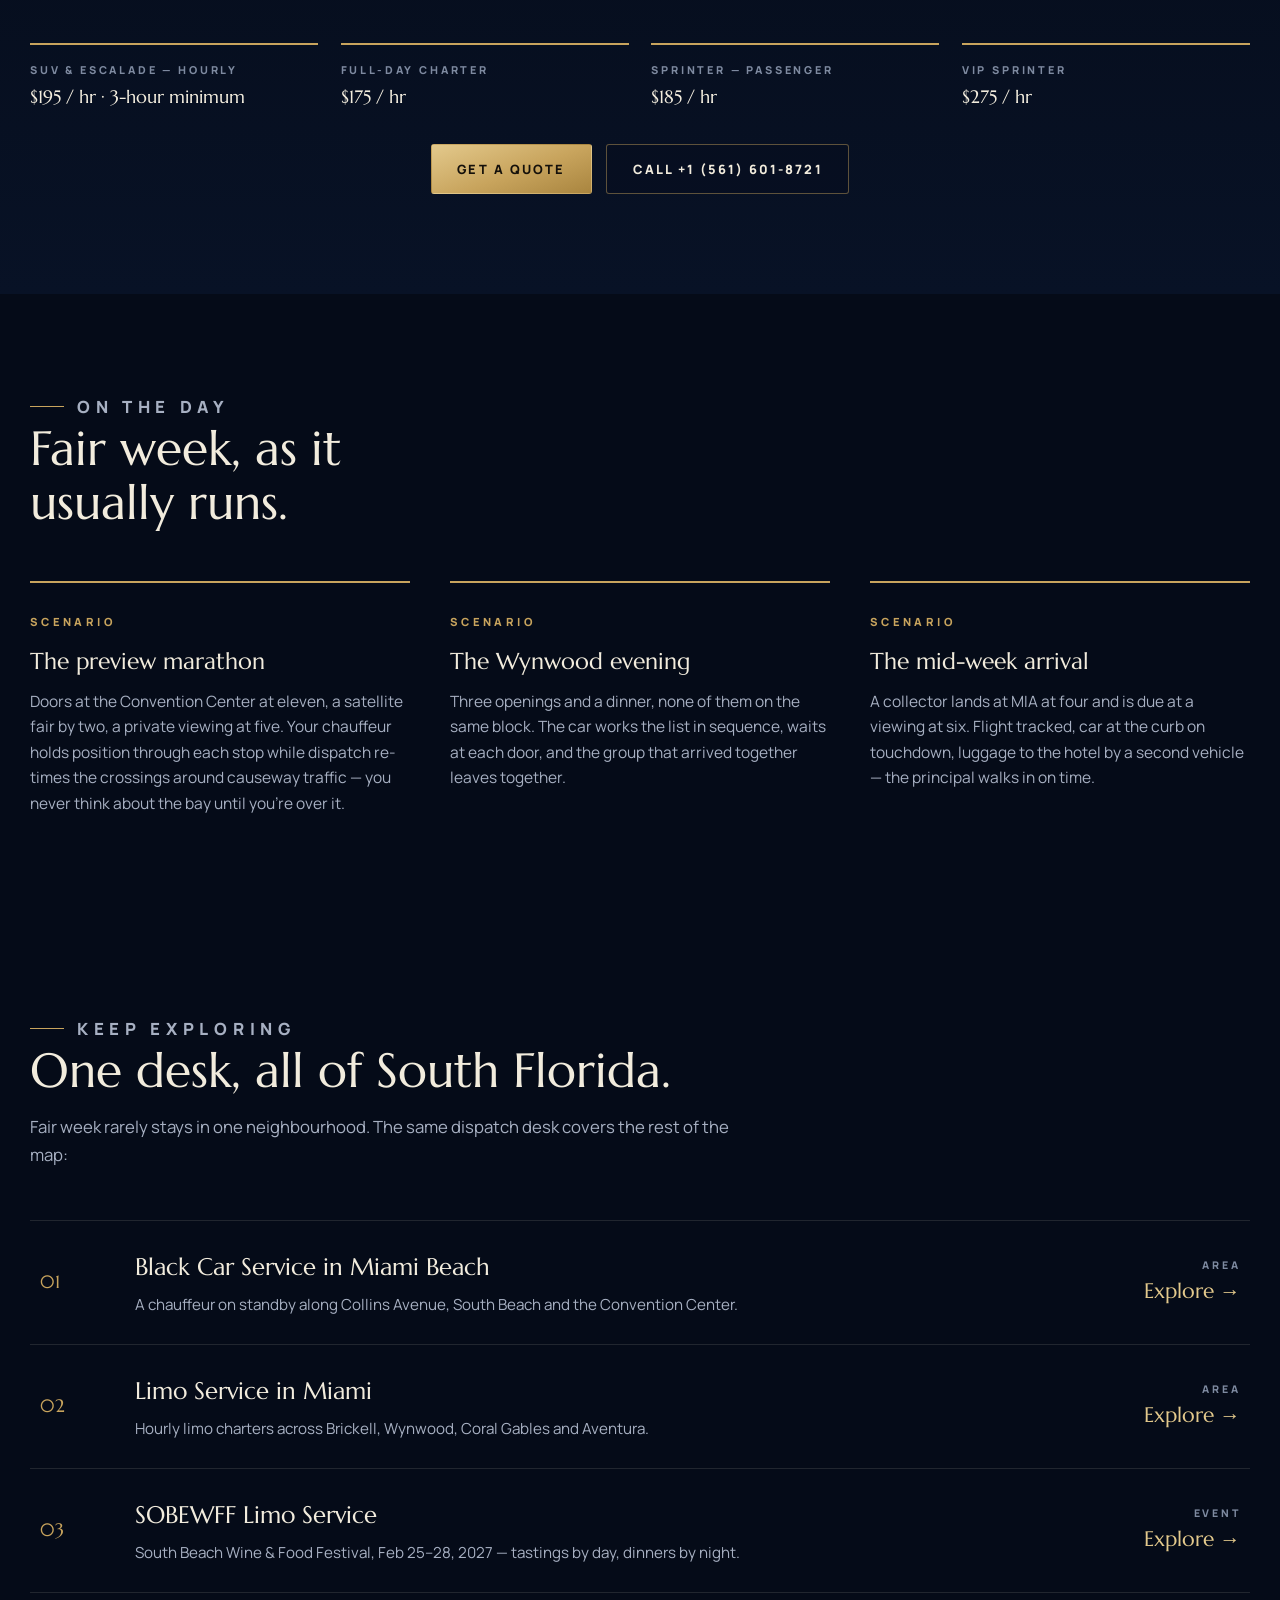
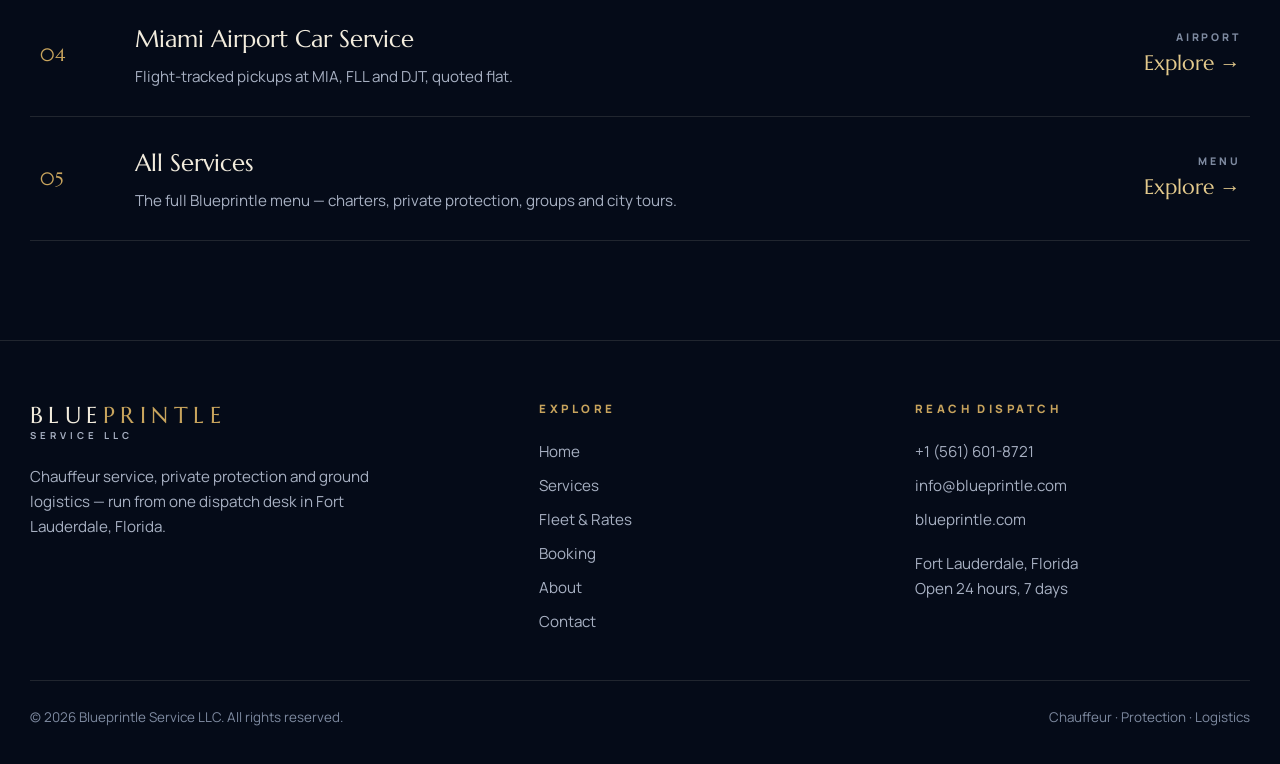
<file: art-basel-limo-service.html>
<!doctype html>
<html lang="en">
  <head>

    <meta charset="utf-8" />
    <meta name="viewport" content="width=device-width, initial-scale=1, viewport-fit=cover" />
    <meta name="color-scheme" content="dark" />
    <link rel="icon" href="data:," />
    <title>Art Basel Limo Service — Miami Art Week Chauffeur | Blueprintle</title>
  <link rel="canonical" href="https://blueprintle.com/art-basel-limo-service.html">
    <meta name="description" content="Art Basel limo service for Miami Art Week, Dec 2–6, 2026 — chauffeurs on standby between the Miami Beach Convention Center, satellite fairs and gallery nights, run by live dispatch." />
    <link rel="preconnect" href="https://fonts.googleapis.com" />
    <link rel="preconnect" href="https://fonts.gstatic.com" crossorigin />
    <link href="https://fonts.googleapis.com/css2?family=Marcellus&family=Manrope:wght@400;500;600;700;800&display=swap" rel="stylesheet" />
<script type="application/ld+json">
  {
    "@context": "https://schema.org",
    "@type": "LocalBusiness",
    "name": "Blueprintle Service LLC",
    "url": "https://blueprintle.com/",
    "telephone": "+1-561-601-8721",
    "email": "info@blueprintle.com",
    "description": "Limousine, black car and private chauffeur service with private protection and live dispatch — Miami, Fort Lauderdale and South Florida. Late-model fleet, hourly charters, airport transfers and multi-day programs.",
    "priceRange": "$$",
    "address": {
      "@type": "PostalAddress",
      "addressLocality": "Fort Lauderdale",
      "addressRegion": "FL",
      "addressCountry": "US"
    },
    "areaServed": [
      "Miami",
      "Fort Lauderdale",
      "Miami Beach",
      "Palm Beach",
      "South Florida"
    ],
    "openingHoursSpecification": {
      "@type": "OpeningHoursSpecification",
      "dayOfWeek": [
        "Monday",
        "Tuesday",
        "Wednesday",
        "Thursday",
        "Friday",
        "Saturday",
        "Sunday"
      ],
      "opens": "00:00",
      "closes": "23:59"
    },
    "sameAs": [
      "https://www.facebook.com/profile.php?id=61596696235657"
    ]
  }
  </script>
    <style>
      :root{
        --navy-950:#050b18;
        --navy-900:#081226;
        --navy-850:#0b1a33;
        --navy-800:#10233f;
        --navy-700:#1a3357;
        --gold:#c8a45d;
        --gold-soft:#e3c98c;
        --gold-dim:rgba(200,164,93,.45);
        --ivory:#f2ecdd;
        --paper:#e9e4d6;
        --muted:#a7b0c2;
        --muted-2:#7e8aa0;
        --line:rgba(200,164,93,.22);
        --line-soft:rgba(233,228,214,.12);
        --radius:14px;
        --font-display:"Marcellus", Georgia, serif;
        --font-body:"Manrope", -apple-system, "Segoe UI", sans-serif;
      }
      *{ box-sizing:border-box; }
      html{ scroll-behavior:smooth; }
      body{
        margin:0; background:var(--navy-950); color:var(--paper);
        font-family:var(--font-body); font-size:16.5px; line-height:1.65;
        -webkit-font-smoothing:antialiased;
      }
      img{ max-width:100%; display:block; }
      a{ color:inherit; }
      button, [role="button"], select, summary, input:not([type="checkbox"],[type="radio"]){ min-height:2.25rem; }
      ::selection{ background:var(--gold); color:var(--navy-950); }

      .wrap{ width:min(1220px, 100% - 3rem); margin-inline:auto; }
      .display{ font-family:var(--font-display); font-weight:400; letter-spacing:.01em; }
      .gold{ color:var(--gold); }

      /* ---------- Header ---------- */
      header{
        position:fixed; inset:0 0 auto 0; z-index:60;
        transition:background .35s ease, border-color .35s ease, box-shadow .35s ease;
        border-bottom:1px solid transparent;
      }
      header.scrolled{ background:rgba(5,11,24,.92); backdrop-filter:blur(14px); border-bottom-color:var(--line-soft); }
      .header-in{ display:flex; align-items:center; gap:1.5rem; padding:.9rem 0; }
      .wordmark{ text-decoration:none; line-height:1; }
      .wordmark .wm-name{ font-family:var(--font-display); font-size:1.42rem; letter-spacing:.24em; color:var(--ivory); }
      .wordmark .wm-name b{ color:var(--gold); font-weight:400; }
      .wordmark .wm-sub{ display:block; margin-top:.28rem; font-size:.6rem; font-weight:700; letter-spacing:.42em; color:var(--muted); text-transform:uppercase; }
      nav.main{ margin-left:auto; display:flex; gap:1.5rem; }
      nav.main a{
        text-decoration:none; font-size:.76rem; font-weight:700; letter-spacing:.16em; text-transform:uppercase; color:var(--paper);
        padding:.55rem 0; position:relative; white-space:nowrap;
      }
      nav.main a::after{ content:""; position:absolute; left:0; bottom:.2rem; width:0; height:1px; background:var(--gold); transition:width .3s ease; }
      nav.main a:hover::after{ width:100%; }
      .header-cta{ display:flex; align-items:center; gap:.9rem; margin-left:1.4rem; }
      .header-phone{ display:flex; align-items:center; gap:.5rem; text-decoration:none; font-weight:700; font-size:.92rem; color:var(--ivory); padding:.5rem .25rem; white-space:nowrap; }
      .header-phone svg{ width:17px; height:17px; stroke:var(--gold); }
      .btn{
        display:inline-flex; align-items:center; justify-content:center; gap:.55rem;
        font-family:var(--font-body); font-weight:800; font-size:.8rem; letter-spacing:.16em; text-transform:uppercase;
        text-decoration:none; cursor:pointer; border:1px solid transparent;
        padding:.85rem 1.6rem; border-radius:3px; transition:background .25s ease, color .25s ease, border-color .25s ease, transform .25s ease;
        min-height:3rem;
      }
      .btn-gold{ background:linear-gradient(160deg, var(--gold-soft), var(--gold) 55%, #a9853f); color:#14100a; }
      .btn-gold:hover{ transform:translateY(-1px); }
      .btn-ghost{ border-color:var(--gold-dim); color:var(--ivory); background:rgba(5,11,24,.25); }
      .btn-ghost:hover{ border-color:var(--gold); color:var(--gold-soft); }
      .menu-btn{ display:none; margin-left:auto; background:none; border:1px solid var(--line-soft); border-radius:6px; width:44px; height:44px; align-items:center; justify-content:center; cursor:pointer; }
      .menu-btn svg{ width:22px; height:22px; stroke:var(--ivory); }
      .mobile-nav{ display:none; }
      .mobile-nav.open{ display:block; background:rgba(5,11,24,.97); border-top:1px solid var(--line-soft); padding:.5rem 0 1.2rem; }
      .mobile-nav a{ display:block; padding:.85rem 0; text-decoration:none; font-weight:700; letter-spacing:.14em; text-transform:uppercase; font-size:.85rem; border-bottom:1px solid var(--line-soft); }
      .mobile-nav a:last-child{ border-bottom:none; }

      /* ---------- Hero ---------- */
      .hero{ position:relative; min-height:100svh; display:flex; flex-direction:column; justify-content:flex-end; overflow:hidden; }
      .hero-bg{ position:absolute; inset:0; }
      .hero-bg img{ width:100%; height:100%; object-fit:cover; object-position:center 62%; }
      .hero-bg::after{
        content:""; position:absolute; inset:0;
        background:
          linear-gradient(90deg, rgba(5,11,24,.93) 0%, rgba(5,11,24,.72) 42%, rgba(5,11,24,.18) 78%, rgba(5,11,24,.35) 100%),
          linear-gradient(0deg, var(--navy-950) 2%, rgba(5,11,24,0) 34%),
          linear-gradient(180deg, rgba(5,11,24,.55) 0%, rgba(5,11,24,0) 22%);
      }
      .hero-in{ position:relative; z-index:2; padding:9.5rem 0 3.2rem; max-width:760px; }
      .hero-loc{ display:flex; align-items:center; gap:.8rem; font-size:.74rem; font-weight:800; letter-spacing:.34em; text-transform:uppercase; color:var(--gold-soft); margin:0 0 1.4rem; }
      .hero-loc::before{ content:""; width:44px; height:1px; background:var(--gold); }
      .hero h1{ font-family:var(--font-display); font-weight:400; font-size:clamp(2.7rem, 6.4vw, 4.9rem); line-height:1.06; color:var(--ivory); margin:0 0 1.4rem; }
      .hero h1 em{ font-style:normal; color:var(--gold); }
      .hero p.lede{ font-size:1.13rem; color:#d8dcea; max-width:34rem; margin:0 0 2.2rem; }
      .hero-ctas{ display:flex; flex-wrap:wrap; gap:.9rem; }
      .hero-facts{
        position:relative; z-index:2; border-top:1px solid var(--line-soft);
        display:grid; grid-template-columns:repeat(3, 1fr);
      }
      .hero-fact{ padding:1.35rem 1.6rem 1.5rem 0; display:flex; gap:.9rem; align-items:flex-start; }
      .hero-fact + .hero-fact{ border-left:1px solid var(--line-soft); padding-left:1.6rem; }
      .hero-fact svg{ width:22px; height:22px; flex:none; stroke:var(--gold); margin-top:.15rem; }
      .hero-fact strong{ display:block; color:var(--ivory); font-size:.95rem; letter-spacing:.02em; }
      .hero-fact span{ color:var(--muted); font-size:.86rem; line-height:1.45; display:block; }

      /* ---------- Sections ---------- */
      section{ padding:6.2rem 0; }
      .sec-head{ max-width:720px; margin-bottom:3.2rem; }
      .sec-head.center{ margin-inline:auto; text-align:center; }
      .sec-tag{ font-size:.72rem; font-weight:800; letter-spacing:.34em; text-transform:uppercase; color:var(--gold); margin:0 0 1rem; display:flex; align-items:center; gap:.8rem; }
      .sec-head.center .sec-tag{ justify-content:center; }
      .sec-tag::before{ content:""; width:34px; height:1px; background:var(--gold); }
      .sec-head.center .sec-tag::after{ content:""; width:34px; height:1px; background:var(--gold); }
      h2{ font-family:var(--font-display); font-weight:400; font-size:clamp(2rem, 4vw, 3rem); line-height:1.14; color:var(--ivory); margin:0 0 1rem; }
      .sec-head p{ color:var(--muted); margin:0; font-size:1.05rem; }

      /* ---------- Trio (signature) ---------- */
      .trio{ background:linear-gradient(180deg, var(--navy-950), var(--navy-900) 55%, var(--navy-950)); }
      .trio-grid{ display:grid; grid-template-columns:1fr 1.25fr; gap:4.5rem; align-items:start; }
      .trio-intro p{ color:var(--muted); font-size:1.06rem; }
      .trio-intro .big-line{ font-family:var(--font-display); font-size:1.5rem; color:var(--ivory); line-height:1.4; margin:1.6rem 0 0; }
      .trio-rows{ border-top:1px solid var(--line-soft); }
      .trio-row{ display:grid; grid-template-columns:64px 1fr; gap:1.4rem; padding:1.9rem 0; border-bottom:1px solid var(--line-soft); }
      .trio-row .num{ font-family:var(--font-display); font-size:1.7rem; color:var(--gold); line-height:1; padding-top:.2rem; }
      .trio-row h3{ margin:0 0 .45rem; font-family:var(--font-display); font-weight:400; font-size:1.45rem; color:var(--ivory); letter-spacing:.02em; }
      .trio-row p{ margin:0; color:var(--muted); font-size:.98rem; }

      /* ---------- Protection feature ---------- */
      .feature{ padding:0; }
      .feature-grid{ display:grid; grid-template-columns:1.05fr 1fr; min-height:640px; }
      .feature-media{ position:relative; overflow:hidden; }
      .feature-media img{ position:absolute; inset:0; width:100%; height:100%; object-fit:cover; }
      .feature-media::after{ content:""; position:absolute; inset:0; background:linear-gradient(90deg, rgba(5,11,24,0) 55%, rgba(5,11,24,.55)); }
      .feature-body{ background:var(--navy-850); padding:5.5rem clamp(1.5rem, 5vw, 4.5rem); display:flex; flex-direction:column; justify-content:center; }
      .feature-body p{ color:var(--muted); }
      .check-list{ list-style:none; margin:1.8rem 0 2.4rem; padding:0; display:grid; gap:1rem; }
      .check-list li{ display:flex; gap:.85rem; align-items:flex-start; color:var(--paper); font-size:1rem; }
      .check-list svg{ width:20px; height:20px; flex:none; stroke:var(--gold); margin-top:.2rem; }
      .feature-note{ border-left:2px solid var(--gold); padding:.2rem 0 .2rem 1.1rem; color:var(--muted); font-size:.94rem; margin:0 0 2.4rem; }
      .feature-note strong{ color:var(--ivory); }

      /* ---------- Dispatch / live tracking ---------- */
      .dispatch{ background:var(--navy-900); border-block:1px solid var(--line-soft); }
      .dispatch-grid{ display:grid; grid-template-columns:1fr 1fr; gap:4.5rem; align-items:center; }
      .dispatch-copy p{ color:var(--muted); }
      .dispatch-points{ margin-top:2rem; display:grid; gap:1.4rem; }
      .dispatch-point{ display:flex; gap:1rem; }
      .dispatch-point svg{ width:24px; height:24px; flex:none; stroke:var(--gold); margin-top:.15rem; }
      .dispatch-point strong{ color:var(--ivory); display:block; margin-bottom:.15rem; }
      .dispatch-point span{ color:var(--muted); font-size:.95rem; }
      .track-card{
        background:var(--navy-950); border:1px solid var(--line); border-radius:var(--radius);
        padding:1.8rem; box-shadow:0 30px 60px rgba(0,0,0,.45);
      }
      .track-top{ display:flex; align-items:center; justify-content:space-between; gap:1rem; padding-bottom:1.2rem; border-bottom:1px solid var(--line-soft); }
      .track-top .t-label{ font-size:.68rem; font-weight:800; letter-spacing:.3em; text-transform:uppercase; color:var(--muted-2); }
      .track-top .t-route{ font-family:var(--font-display); font-size:1.25rem; color:var(--ivory); margin-top:.3rem; }
      .live-pill{ display:inline-flex; align-items:center; gap:.5rem; font-size:.7rem; font-weight:800; letter-spacing:.22em; color:#8fe3b0; border:1px solid rgba(110,220,150,.4); border-radius:999px; padding:.42rem .8rem; }
      .live-dot{ width:8px; height:8px; border-radius:50%; background:#5fd68b; animation:pulse 1.8s infinite; }
      @keyframes pulse{ 0%{ box-shadow:0 0 0 0 rgba(95,214,139,.45);} 70%{ box-shadow:0 0 0 9px rgba(95,214,139,0);} 100%{ box-shadow:0 0 0 0 rgba(95,214,139,0);} }
      .track-steps{ list-style:none; margin:1.4rem 0 0; padding:0; }
      .track-steps li{ display:flex; gap:1rem; padding:.65rem 0; position:relative; }
      .track-steps li::before{ content:""; position:absolute; left:9px; top:2rem; bottom:-.4rem; width:1px; background:var(--line-soft); }
      .track-steps li:last-child::before{ display:none; }
      .step-dot{ width:19px; height:19px; flex:none; border-radius:50%; border:1px solid var(--gold-dim); display:flex; align-items:center; justify-content:center; margin-top:.2rem; background:var(--navy-950); z-index:1; }
      .step-dot svg{ width:11px; height:11px; stroke:var(--gold); }
      .step-dot.now{ background:var(--gold); border-color:var(--gold); }
      .step-dot.now i{ width:7px; height:7px; border-radius:50%; background:var(--navy-950); display:block; }
      .track-steps strong{ color:var(--ivory); font-size:.98rem; display:block; }
      .track-steps span{ color:var(--muted-2); font-size:.86rem; }
      .track-foot{ margin-top:1.4rem; padding-top:1.2rem; border-top:1px solid var(--line-soft); display:flex; justify-content:space-between; gap:1rem; flex-wrap:wrap; }
      .track-foot div span{ display:block; font-size:.68rem; font-weight:800; letter-spacing:.26em; text-transform:uppercase; color:var(--muted-2); }
      .track-foot div strong{ color:var(--ivory); font-family:var(--font-display); font-size:1.05rem; letter-spacing:.03em; }

      /* ---------- Services list ---------- */
      .svc-list{ border-top:1px solid var(--line-soft); }
      .svc-row{
        display:grid; grid-template-columns:70px 1fr auto; gap:1.6rem; align-items:center;
        padding:1.7rem .6rem; border-bottom:1px solid var(--line-soft); text-decoration:none;
        transition:background .25s ease, padding-left .25s ease;
      }
      .svc-row:hover{ background:rgba(200,164,93,.05); padding-left:1.1rem; }
      .svc-row .idx{ font-family:var(--font-display); color:var(--gold); font-size:1.15rem; }
      .svc-row h3{ margin:0 0 .25rem; font-family:var(--font-display); font-weight:400; font-size:1.5rem; color:var(--ivory); }
      .svc-row p{ margin:0; color:var(--muted); font-size:.95rem; max-width:620px; }
      .svc-row .price{ text-align:right; }
      .svc-row .price span{ display:block; font-size:.66rem; font-weight:800; letter-spacing:.26em; text-transform:uppercase; color:var(--muted-2); }
      .svc-row .price strong{ font-family:var(--font-display); font-size:1.3rem; color:var(--gold-soft); font-weight:400; white-space:nowrap; }

      /* ---------- Fleet / rates ---------- */
      .fleet{ background:linear-gradient(180deg, var(--navy-950), var(--navy-900)); }
      .fleet-grid{ display:grid; grid-template-columns:repeat(3, 1fr); gap:1.4rem; }
      .car-card{ background:var(--navy-850); border:1px solid var(--line-soft); border-radius:var(--radius); overflow:hidden; display:flex; flex-direction:column; }
      .car-card .car-img{ aspect-ratio:16/10; overflow:hidden; }
      .car-card .car-img img{ width:100%; height:100%; object-fit:cover; transition:transform .6s ease; }
      .car-card:hover .car-img img{ transform:scale(1.045); }
      .car-body{ padding:1.6rem 1.6rem 1.8rem; display:flex; flex-direction:column; gap:.4rem; flex:1; }
      .car-body h3{ margin:0; font-family:var(--font-display); font-weight:400; font-size:1.4rem; color:var(--ivory); }
      .car-body .car-sub{ color:var(--muted); font-size:.92rem; margin:0 0 .8rem; }
      .car-meta{ display:flex; gap:1.2rem; flex-wrap:wrap; margin-bottom:1.1rem; }
      .car-meta span{ display:inline-flex; align-items:center; gap:.45rem; color:var(--muted); font-size:.85rem; }
      .car-meta svg{ width:16px; height:16px; stroke:var(--gold); }
      .car-price{ margin-top:auto; padding-top:1.1rem; border-top:1px solid var(--line-soft); display:flex; align-items:baseline; justify-content:space-between; }
      .car-price .from{ font-size:.68rem; font-weight:800; letter-spacing:.24em; text-transform:uppercase; color:var(--muted-2); }
      .car-price .amount{ font-family:var(--font-display); font-size:1.65rem; color:var(--gold-soft); }
      .car-price .amount small{ font-size:.85rem; color:var(--muted); font-family:var(--font-body); }
      .fleet-note{ margin-top:1.6rem; color:var(--muted); font-size:.93rem; text-align:center; }
      .fleet-note strong{ color:var(--ivory); }

      /* ---------- Coverage band ---------- */
      .coverage{ position:relative; padding:7.5rem 0; overflow:hidden; }
      .coverage-bg{ position:absolute; inset:0; }
      .coverage-bg img{ width:100%; height:100%; object-fit:cover; }
      .coverage-bg::after{ content:""; position:absolute; inset:0; background:linear-gradient(90deg, rgba(5,11,24,.94) 8%, rgba(5,11,24,.62) 55%, rgba(5,11,24,.35)); }
      .coverage-in{ position:relative; z-index:2; max-width:640px; }
      .coverage-in p{ color:#cfd6e4; }
      .city-chips{ display:flex; flex-wrap:wrap; gap:.55rem; margin-top:1.8rem; }
      .city-chips span{ border:1px solid var(--gold-dim); color:var(--ivory); border-radius:999px; padding:.45rem 1rem; font-size:.85rem; font-weight:600; background:rgba(5,11,24,.45); }

      /* ---------- Steps ---------- */
      .steps-grid{ display:grid; grid-template-columns:repeat(3, 1fr); gap:2.5rem; }
      .step{ border-top:2px solid var(--gold); padding-top:1.4rem; }
      .step .step-k{ font-size:.7rem; font-weight:800; letter-spacing:.3em; text-transform:uppercase; color:var(--gold); }
      .step h3{ font-family:var(--font-display); font-weight:400; font-size:1.45rem; color:var(--ivory); margin:.6rem 0 .5rem; }
      .step p{ color:var(--muted); margin:0; font-size:.97rem; }

      /* ---------- Quote ---------- */
      .quote{ background:var(--navy-900); border-top:1px solid var(--line-soft); }
      .quote-grid{ display:grid; grid-template-columns:1fr 1.2fr; gap:4rem; align-items:start; }
      .quote-copy p{ color:var(--muted); }
      .quote-direct{ margin-top:2rem; display:grid; gap:1rem; }
      .quote-direct a{ display:flex; align-items:center; gap:1rem; text-decoration:none; padding:1rem 1.1rem; border:1px solid var(--line-soft); border-radius:10px; transition:border-color .25s ease; }
      .quote-direct a:hover{ border-color:var(--gold); }
      .quote-direct svg{ width:22px; height:22px; stroke:var(--gold); flex:none; }
      .quote-direct span small{ display:block; color:var(--muted-2); font-size:.72rem; font-weight:800; letter-spacing:.22em; text-transform:uppercase; }
      .quote-direct span strong{ color:var(--ivory); font-size:1.02rem; }
      form.quote-form{ background:var(--navy-950); border:1px solid var(--line); border-radius:var(--radius); padding:2rem; }
      .form-grid{ display:grid; grid-template-columns:1fr 1fr; gap:1.1rem; }
      .field{ display:flex; flex-direction:column; gap:.4rem; }
      .field.full{ grid-column:1 / -1; }
      .field label{ font-size:.7rem; font-weight:800; letter-spacing:.22em; text-transform:uppercase; color:var(--muted); }
      .field input, .field select, .field textarea{
        background:var(--navy-850); border:1px solid var(--line-soft); border-radius:8px; color:var(--ivory);
        font-family:var(--font-body); font-size:1rem; padding:.72rem .9rem; width:100%;
      }
      .field textarea{ min-height:5.2rem; resize:vertical; }
      .field input:focus, .field select:focus, .field textarea:focus{ outline:2px solid var(--gold-dim); border-color:var(--gold); }
      .estimate{
        margin-top:1.4rem; border:1px dashed var(--gold-dim); border-radius:10px; padding:1.1rem 1.2rem;
        display:flex; align-items:center; justify-content:space-between; gap:1rem; flex-wrap:wrap;
      }
      .estimate .est-label{ font-size:.7rem; font-weight:800; letter-spacing:.24em; text-transform:uppercase; color:var(--muted); }
      .estimate .est-value{ font-family:var(--font-display); font-size:1.9rem; color:var(--gold-soft); line-height:1; }
      .estimate .est-note{ width:100%; color:var(--muted-2); font-size:.82rem; }
      .form-actions{ display:flex; gap:.8rem; flex-wrap:wrap; margin-top:1.4rem; }
      .form-actions .btn{ flex:1; }
      .form-sent{ display:none; margin-top:1.2rem; border:1px solid rgba(110,220,150,.4); color:#b9f0cd; border-radius:10px; padding:1rem 1.2rem; font-size:.95rem; }

      /* ---------- Footer ---------- */
      footer{ border-top:1px solid var(--line-soft); padding:3.6rem 0 2.2rem; background:var(--navy-950); }
      .footer-grid{ display:grid; grid-template-columns:1.4fr 1fr 1fr; gap:2.5rem; margin-bottom:2.6rem; }
      footer h4{ font-size:.72rem; font-weight:800; letter-spacing:.3em; text-transform:uppercase; color:var(--gold); margin:0 0 1rem; }
      footer p, footer a{ color:var(--muted); font-size:.95rem; }
      footer a{ text-decoration:none; display:block; padding:.28rem 0; }
      footer a:hover{ color:var(--gold-soft); }
      .footer-bottom{ border-top:1px solid var(--line-soft); padding-top:1.6rem; display:flex; justify-content:space-between; gap:1rem; flex-wrap:wrap; color:var(--muted-2); font-size:.84rem; }

      /* ---------- Mobile call bar ---------- */
      .mobile-bar{
        display:none; position:fixed; inset:auto 0 0 0; z-index:70;
        background:rgba(5,11,24,.96); backdrop-filter:blur(12px); border-top:1px solid var(--line);
        padding:.6rem .8rem calc(.6rem + env(safe-area-inset-bottom)); gap:.6rem;
      }
      .mobile-bar a{ flex:1; }

      .reveal{ opacity:0; transform:translateY(22px); transition:opacity .7s ease, transform .7s ease; }
      .reveal.in{ opacity:1; transform:none; }
      @media (prefers-reduced-motion: reduce){
        html{ scroll-behavior:auto; }
        .reveal{ opacity:1; transform:none; transition:none; }
        .live-dot{ animation:none; }
        .car-card .car-img img{ transition:none; }
      }

      @media (max-width: 1020px){
        nav.main, .header-cta{ display:none; }
        .menu-btn{ display:flex; }
        .trio-grid, .dispatch-grid, .quote-grid{ grid-template-columns:1fr; gap:2.8rem; }
        .feature-grid{ grid-template-columns:1fr; min-height:0; }
        .feature-media{ height:380px; position:relative; }
        .feature-media img{ position:absolute; }
        .fleet-grid{ grid-template-columns:1fr 1fr; }
        .steps-grid{ grid-template-columns:1fr; gap:1.8rem; }
        .footer-grid{ grid-template-columns:1fr 1fr; }
      }
      @media (max-width: 640px){
        body{ font-size:16px; }
        section{ padding:4.2rem 0; }
        .wrap{ width:calc(100% - 2.2rem); }
        .hero-in{ padding-top:7.5rem; }
        .hero-bg img{ object-position:74% 58%; }
        .mobile-bar .btn{ font-size:.72rem; letter-spacing:.1em; padding:.8rem .5rem; white-space:nowrap; }
        .hero-facts{ grid-template-columns:1fr; }
        .hero-fact{ padding:1rem 0; }
        .hero-fact + .hero-fact{ border-left:none; border-top:1px solid var(--line-soft); padding-left:0; }
        .fleet-grid{ grid-template-columns:1fr; }
        .form-grid{ grid-template-columns:1fr; }
        .svc-row{ grid-template-columns:1fr; gap:.4rem; padding:1.4rem .4rem; }
        .svc-row .price{ text-align:left; }
        .svc-row .idx{ display:none; }
        .footer-grid{ grid-template-columns:1fr; }
        .mobile-bar{ display:flex; }
        body{ padding-bottom:74px; }
        .feature-body{ padding:3.2rem 1.4rem; }
        form.quote-form{ padding:1.4rem; }
      }
      /* ---------- Static pages ---------- */
      [id]{ scroll-margin-top:92px; }
      nav.main a.active{ color:var(--gold-soft); }
      nav.main a.active::after{ width:100%; }
      .mobile-nav a.active{ color:var(--gold-soft); }
      .page-top{ padding-top:9rem; }
      @media (max-width: 1200px){ .header-phone{ display:none; } }

      /* ---------- About ---------- */
      .about-cols{ display:grid; grid-template-columns:1fr 1fr; gap:2.5rem; }
      .about-cols p{ color:var(--muted); margin:0; }
      .about-facts{ display:grid; grid-template-columns:repeat(4, 1fr); gap:1.4rem; margin-top:2.8rem; }
      .about-fact{ border-top:2px solid var(--gold); padding-top:1rem; }
      .about-fact span{ display:block; font-size:.68rem; font-weight:800; letter-spacing:.26em; text-transform:uppercase; color:var(--muted-2); margin-bottom:.35rem; }
      .about-fact strong{ color:var(--ivory); font-family:var(--font-display); font-weight:400; font-size:1.12rem; line-height:1.35; display:block; }
      .about-ctas{ display:flex; flex-wrap:wrap; gap:.9rem; margin-top:2.6rem; }

      /* ---------- Fleet CTA ---------- */
      .fleet-cta{ display:flex; gap:.9rem; justify-content:center; flex-wrap:wrap; margin-top:2.2rem; }

      /* ---------- Contact ---------- */
      .contact-grid{ display:grid; grid-template-columns:1fr 1fr; gap:4rem; align-items:start; }
      .contact-grid > div > p{ color:var(--muted); }
      .contact-card{ background:var(--navy-850); border:1px solid var(--line); border-radius:var(--radius); padding:2rem; }
      .contact-card h3{ font-family:var(--font-display); font-weight:400; font-size:1.4rem; color:var(--ivory); margin:0 0 1.4rem; }
      .contact-row{ display:flex; justify-content:space-between; gap:1.5rem; padding:.85rem 0; border-top:1px solid var(--line-soft); }
      .contact-row span{ font-size:.68rem; font-weight:800; letter-spacing:.24em; text-transform:uppercase; color:var(--muted-2); padding-top:.2rem; white-space:nowrap; }
      .contact-row strong{ color:var(--paper); font-weight:600; text-align:right; }
      .contact-card .btn{ margin-top:1.6rem; width:100%; }
      .contact-card .cc-note{ color:var(--muted); font-size:.9rem; margin:1.2rem 0 0; }

      @media (max-width: 1020px){
        .about-facts{ grid-template-columns:1fr 1fr; }
        .contact-grid{ grid-template-columns:1fr; gap:2.8rem; }
      }
      @media (max-width: 640px){
        .page-top{ padding-top:6.8rem; }
        .about-cols{ grid-template-columns:1fr; gap:1.2rem; }
        .about-facts{ grid-template-columns:1fr; }
      }
    
      .form-sent.err{ border-color:rgba(232,120,120,.55); color:#f2c1c1; }
      .form-actions .btn[disabled]{ opacity:.55; cursor:wait; transform:none; }

    
      /* ---------- Landing pages ---------- */
      .sec-head h1{ font-family:var(--font-display); font-weight:400; font-size:clamp(2rem, 4vw, 3rem); line-height:1.14; color:var(--ivory); margin:0 0 1rem; }
    </style>
  </head>
  <body>

<!-- ================= HEADER ================= -->
    <header id="siteHeader">
      <div class="wrap header-in">
        <a class="wordmark" href="index.html" aria-label="Blueprintle home">
          <span class="wm-name">BLUE<b>PRINTLE</b></span>
          <span class="wm-sub">Service LLC</span>
        </a>
        <nav class="main" aria-label="Main">
          <a href="index.html">Home</a>
          <a href="services.html" class="active" aria-current="page">Services</a>
          <a href="fleet.html">Fleet</a>
          <a href="booking.html">Booking</a>
          <a href="about.html">About</a>
          <a href="contact.html">Contact</a>
          <a href="servicios.html" hreflang="es">Español</a>
        </nav>
        <div class="header-cta">
          <a class="header-phone" href="tel:+15616018721">
            <svg viewBox="0 0 24 24" fill="none" stroke-width="1.8" stroke-linecap="round" stroke-linejoin="round"><path d="M22 16.92v3a2 2 0 0 1-2.18 2 19.79 19.79 0 0 1-8.63-3.07 19.5 19.5 0 0 1-6-6 19.79 19.79 0 0 1-3.07-8.67A2 2 0 0 1 4.11 2h3a2 2 0 0 1 2 1.72c.13.96.36 1.9.7 2.81a2 2 0 0 1-.45 2.11L8.09 9.91a16 16 0 0 0 6 6l1.27-1.27a2 2 0 0 1 2.11-.45c.91.34 1.85.57 2.81.7A2 2 0 0 1 22 16.92z"/></svg>
            +1 (561) 601-8721
          </a>
          <a class="btn btn-gold" href="booking.html">Get a Quote</a>
        </div>
        <button class="menu-btn" id="menuBtn" aria-label="Open menu" aria-expanded="false">
          <svg viewBox="0 0 24 24" fill="none" stroke-width="1.8" stroke-linecap="round"><path d="M4 7h16M4 12h16M4 17h16"/></svg>
        </button>
      </div>
      <div class="mobile-nav" id="mobileNav">
        <div class="wrap">
          <a href="index.html">Home</a>
          <a href="services.html" class="active" aria-current="page">Services</a>
          <a href="fleet.html">Fleet</a>
          <a href="booking.html">Booking</a>
          <a href="about.html">About</a>
          <a href="contact.html">Contact</a>
          <a href="servicios.html" hreflang="es">Español</a>
          <a href="tel:+15616018721">Call +1 (561) 601-8721</a>
        </div>
      </div>
    </header>

<!-- ================= PAGE INTRO ================= -->
    <section class="page-top">
      <div class="wrap">
        <div class="sec-head reveal">
          <p class="sec-tag">Miami Beach · Art Basel · Dec 2–6, 2026</p>
          <h1>Art Basel Limo Service</h1>
          <p>For five days in December, the art world splits itself in two: the fair at the Miami Beach Convention Center on one side of the bay, and the satellite fairs, gallery programs and private viewings spread across Wynwood, the Design District and the mainland on the other. An Art Basel limo service has to work both sides at once — and absorb the road closures, valet queues and causeway traffic that come with the busiest week of Miami's year.</p>
          <p>Blueprintle runs fair week the way we run everything: one chauffeur and one late-model vehicle assigned to you, on standby where you left them, while a live dispatch desk sequences the day in real time. Preview running long, a gallery dinner added at the last minute, a collector flying in mid-afternoon — the plan bends without breaking, because nobody on our side is working from a static schedule.</p>
        </div>
        <div class="about-ctas reveal" style="margin-top:0; margin-bottom:2.6rem;">
          <a class="btn btn-gold" href="booking.html">Get a Quote</a>
          <a class="btn btn-ghost" href="tel:+15616018721">Call +1 (561) 601-8721</a>
        </div>
        <div class="reveal">
          <p class="sec-tag" style="margin-bottom:1.1rem;">Fair Week, Covered</p>
          <div class="city-chips" style="margin-top:0;">
            <span>Miami Beach Convention Center</span>
            <span>Art Miami &amp; CONTEXT</span>
            <span>Design Miami</span>
            <span>Wynwood Galleries</span>
            <span>Miami Design District</span>
            <span>Satellite Fairs</span>
            <span>Gallery Nights</span>
            <span>Private Viewings</span>
          </div>
        </div>
      </div>
    </section>

<!-- ================= SERVICES ================= -->
    <section style="padding-top:1rem;">
      <div class="wrap">
        <div class="sec-head reveal">
          <p class="sec-tag">Services</p>
          <h2>What we run during fair week.</h2>
        </div>
        <div class="svc-list reveal">
          <a class="svc-row" href="booking.html">
            <span class="idx">01</span>
            <div>
              <h3>Hourly Fair-Day Charters</h3>
              <p>Your chauffeur on standby between fairs — Convention Center in the morning, Wynwood after lunch, back across the causeway for the evening, the car waiting at every door.</p>
            </div>
            <div class="price"><span>From</span><strong>$195 / hr</strong></div>
          </a>
          <a class="svc-row" href="booking.html">
            <span class="idx">02</span>
            <div>
              <h3>Preview &amp; Opening Days</h3>
              <p>The December 2–3 previews run on timed entries and tight doors. We stage vehicles early and hold position so a finished viewing never turns into a wait on the sidewalk.</p>
            </div>
            <div class="price"><span>Previews</span><strong>On request</strong></div>
          </a>
          <a class="svc-row" href="booking.html">
            <span class="idx">03</span>
            <div>
              <h3>Gallery Nights &amp; Dinners</h3>
              <p>Openings, collector dinners and after-hours events sequenced across both sides of the bay, with the route home planned before the evening starts.</p>
            </div>
            <div class="price"><span>From</span><strong>$195 / hr</strong></div>
          </a>
          <a class="svc-row" href="booking.html">
            <span class="idx">04</span>
            <div>
              <h3>Groups &amp; Collectors' Parties</h3>
              <p>Sprinters and multi-vehicle movements for galleries, brands and groups hosting through the week — every car on one dispatch plan.</p>
            </div>
            <div class="price"><span>Multi-vehicle</span><strong>On request</strong></div>
          </a>
          <a class="svc-row" href="booking.html">
            <span class="idx">05</span>
            <div>
              <h3>Airport-to-Fair Arrivals</h3>
              <p>MIA or FLL straight to the hotel or the fair itself, flight-tracked and quoted flat — fair week starts the moment you land.</p>
            </div>
            <div class="price"><span>Transfers</span><strong>Quoted flat</strong></div>
          </a>
        </div>
      </div>
    </section>

    <section class="feature">
      <div class="feature-grid">
        <div class="feature-media reveal">
          <img src="images/fleet/escalade-1.jpg" alt="Cadillac Escalade chauffeur service during Art Basel week in Miami Beach" loading="lazy" />
        </div>
        <div class="feature-body reveal">
          <p class="sec-tag">Private Protection</p>
          <h2>High-value weeks deserve<br />a quieter standard.</h2>
          <p>Fair week moves serious art and the people who buy it. For clients who want more than a driver, Blueprintle weaves licensed close protection into the transport itself — advance work at venues, a specialist travelling with you or ahead of you, and a presence that stays invisible until the second it matters.</p>
          <ul class="check-list">
            <li><svg viewBox="0 0 24 24" fill="none" stroke-width="1.8" stroke-linecap="round" stroke-linejoin="round"><path d="M20 6 9 17l-5-5"/></svg><span>Advance route planning around Convention Center closures and fair-week roadworks</span></li>
            <li><svg viewBox="0 0 24 24" fill="none" stroke-width="1.8" stroke-linecap="round" stroke-linejoin="round"><path d="M20 6 9 17l-5-5"/></svg><span>Licensed close-protection specialists, solo or full detail, on request</span></li>
            <li><svg viewBox="0 0 24 24" fill="none" stroke-width="1.8" stroke-linecap="round" stroke-linejoin="round"><path d="M20 6 9 17l-5-5"/></svg><span>Coordinated multi-vehicle movements for principals, artists and entourages</span></li>
            <li><svg viewBox="0 0 24 24" fill="none" stroke-width="1.8" stroke-linecap="round" stroke-linejoin="round"><path d="M20 6 9 17l-5-5"/></svg><span>Standby positions chosen for discretion — close enough to matter, never on display</span></li>
          </ul>
          <p class="feature-note"><strong>Absolute confidentiality.</strong> No client names, no photos, no exceptions — during fair week or any other week.</p>
          <div>
            <a class="btn btn-gold" href="booking.html">Get a Quote</a>
          </div>
        </div>
      </div>
    </section>

    <section class="fleet">
      <div class="wrap">
        <div class="sec-head reveal">
          <p class="sec-tag">Rates</p>
          <h2>Straightforward hourly rates.</h2>
          <p>Art Basel week pricing — the rates below are the fair-week rates for Dec 2–6, 2026, set in full when you book: no surge, no surprises. Every vehicle in service is model year 2025 or newer. Fair-week dates fill early; airport and point-to-point transfers are quoted flat, ask dispatch.</p>
        </div>
        <div class="about-facts reveal">
          <div class="about-fact"><span>SUV &amp; Escalade — Hourly</span><strong>$195 / hr · 3-hour minimum</strong></div>
          <div class="about-fact"><span>Full-Day Charter</span><strong>$175 / hr</strong></div>
          <div class="about-fact"><span>Sprinter — Passenger</span><strong>$185 / hr</strong></div>
          <div class="about-fact"><span>VIP Sprinter</span><strong>$275 / hr</strong></div>
        </div>
        <div class="fleet-cta reveal">
          <a class="btn btn-gold" href="booking.html">Get a Quote</a>
          <a class="btn btn-ghost" href="tel:+15616018721">Call +1 (561) 601-8721</a>
        </div>
      </div>
    </section>

    <section>
      <div class="wrap">
        <div class="sec-head reveal">
          <p class="sec-tag">On the Day</p>
          <h2>Fair week, as it<br />usually runs.</h2>
        </div>
        <div class="steps-grid">
          <div class="step reveal">
            <span class="step-k">Scenario</span>
            <h3>The preview marathon</h3>
            <p>Doors at the Convention Center at eleven, a satellite fair by two, a private viewing at five. Your chauffeur holds position through each stop while dispatch re-times the crossings around causeway traffic — you never think about the bay until you're over it.</p>
          </div>
          <div class="step reveal">
            <span class="step-k">Scenario</span>
            <h3>The Wynwood evening</h3>
            <p>Three openings and a dinner, none of them on the same block. The car works the list in sequence, waits at each door, and the group that arrived together leaves together.</p>
          </div>
          <div class="step reveal">
            <span class="step-k">Scenario</span>
            <h3>The mid-week arrival</h3>
            <p>A collector lands at MIA at four and is due at a viewing at six. Flight tracked, car at the curb on touchdown, luggage to the hotel by a second vehicle — the principal walks in on time.</p>
          </div>
        </div>
      </div>
    </section>

    <section>
      <div class="wrap">
        <div class="sec-head reveal">
          <p class="sec-tag">Keep Exploring</p>
          <h2>One desk, all of South Florida.</h2>
          <p>Fair week rarely stays in one neighbourhood. The same dispatch desk covers the rest of the map:</p>
        </div>
        <div class="svc-list reveal">
          <a class="svc-row" href="black-car-service-miami-beach.html">
            <span class="idx">01</span>
            <div>
              <h3>Black Car Service in Miami Beach</h3>
              <p>A chauffeur on standby along Collins Avenue, South Beach and the Convention Center.</p>
            </div>
            <div class="price"><span>Area</span><strong>Explore →</strong></div>
          </a>
          <a class="svc-row" href="limo-service-miami.html">
            <span class="idx">02</span>
            <div>
              <h3>Limo Service in Miami</h3>
              <p>Hourly limo charters across Brickell, Wynwood, Coral Gables and Aventura.</p>
            </div>
            <div class="price"><span>Area</span><strong>Explore →</strong></div>
          </a>
          <a class="svc-row" href="sobe-wine-food-festival-limo-service.html">
            <span class="idx">03</span>
            <div>
              <h3>SOBEWFF Limo Service</h3>
              <p>South Beach Wine &amp; Food Festival, Feb 25–28, 2027 — tastings by day, dinners by night.</p>
            </div>
            <div class="price"><span>Event</span><strong>Explore →</strong></div>
          </a>
          <a class="svc-row" href="miami-airport-car-service.html">
            <span class="idx">04</span>
            <div>
              <h3>Miami Airport Car Service</h3>
              <p>Flight-tracked pickups at MIA, FLL and DJT, quoted flat.</p>
            </div>
            <div class="price"><span>Airport</span><strong>Explore →</strong></div>
          </a>
          <a class="svc-row" href="services.html">
            <span class="idx">05</span>
            <div>
              <h3>All Services</h3>
              <p>The full Blueprintle menu — charters, private protection, groups and city tours.</p>
            </div>
            <div class="price"><span>Menu</span><strong>Explore →</strong></div>
          </a>
        </div>
      </div>
    </section>

<!-- ================= FOOTER ================= -->
    <footer>
      <div class="wrap">
        <div class="footer-grid">
          <div>
            <a class="wordmark" href="index.html" style="text-decoration:none;">
              <span class="wm-name">BLUE<b>PRINTLE</b></span>
              <span class="wm-sub">Service LLC</span>
            </a>
            <p style="margin-top:1.2rem; max-width:22rem;">Chauffeur service, private protection and ground logistics — run from one dispatch desk in Fort Lauderdale, Florida.</p>
          </div>
          <div>
            <h4>Explore</h4>
            <a href="index.html">Home</a>
            <a href="services.html">Services</a>
            <a href="fleet.html">Fleet &amp; Rates</a>
            <a href="booking.html">Booking</a>
            <a href="about.html">About</a>
            <a href="contact.html">Contact</a>
          </div>
          <div>
            <h4>Reach Dispatch</h4>
            <a href="tel:+15616018721">+1 (561) 601-8721</a>
            <a href="mailto:info@blueprintle.com">info@blueprintle.com</a>
            <a href="https://blueprintle.com" target="_blank" rel="noopener">blueprintle.com</a>
            <p>Fort Lauderdale, Florida<br />Open 24 hours, 7 days</p>
          </div>
        </div>
        <div class="footer-bottom">
          <span>© 2026 Blueprintle Service LLC. All rights reserved.</span>
          <span>Chauffeur · Protection · Logistics</span>
        </div>
      </div>
    </footer>

<!-- Mobile call bar -->
    <div class="mobile-bar">
      <a class="btn btn-ghost" href="tel:+15616018721">Call Dispatch</a>
      <a class="btn btn-gold" href="booking.html">Get a Quote</a>
    </div>

    <script>
      (function () {
        var header = document.getElementById('siteHeader');
        function onScroll() { header.classList.toggle('scrolled', window.scrollY > 40); }
        window.addEventListener('scroll', onScroll, { passive: true });
        onScroll();

        var menuBtn = document.getElementById('menuBtn');
        var mobileNav = document.getElementById('mobileNav');
        menuBtn.addEventListener('click', function () {
          var open = mobileNav.classList.toggle('open');
          menuBtn.setAttribute('aria-expanded', open ? 'true' : 'false');
        });
        mobileNav.addEventListener('click', function (e) {
          if (e.target.tagName === 'A') {
            mobileNav.classList.remove('open');
            menuBtn.setAttribute('aria-expanded', 'false');
          }
        });

        if ('IntersectionObserver' in window) {
          var io = new IntersectionObserver(function (entries) {
            entries.forEach(function (en) {
              if (en.isIntersecting) { en.target.classList.add('in'); io.unobserve(en.target); }
            });
          }, { threshold: 0.12 });
          document.querySelectorAll('.reveal').forEach(function (el) { io.observe(el); });
          /* Safety net: never leave content hidden (print, full-page capture, IO quirks). */
          setTimeout(function () {
            document.querySelectorAll('.reveal:not(.in)').forEach(function (el) { el.classList.add('in'); });
          }, 1600);
        } else {
          document.querySelectorAll('.reveal').forEach(function (el) { el.classList.add('in'); });
        }
      })();
    </script>
<script data-goatcounter="https://blueprintleservice.goatcounter.com/count" async src="//gc.zgo.at/count.js"></script>
  </body>
</html>
</file>
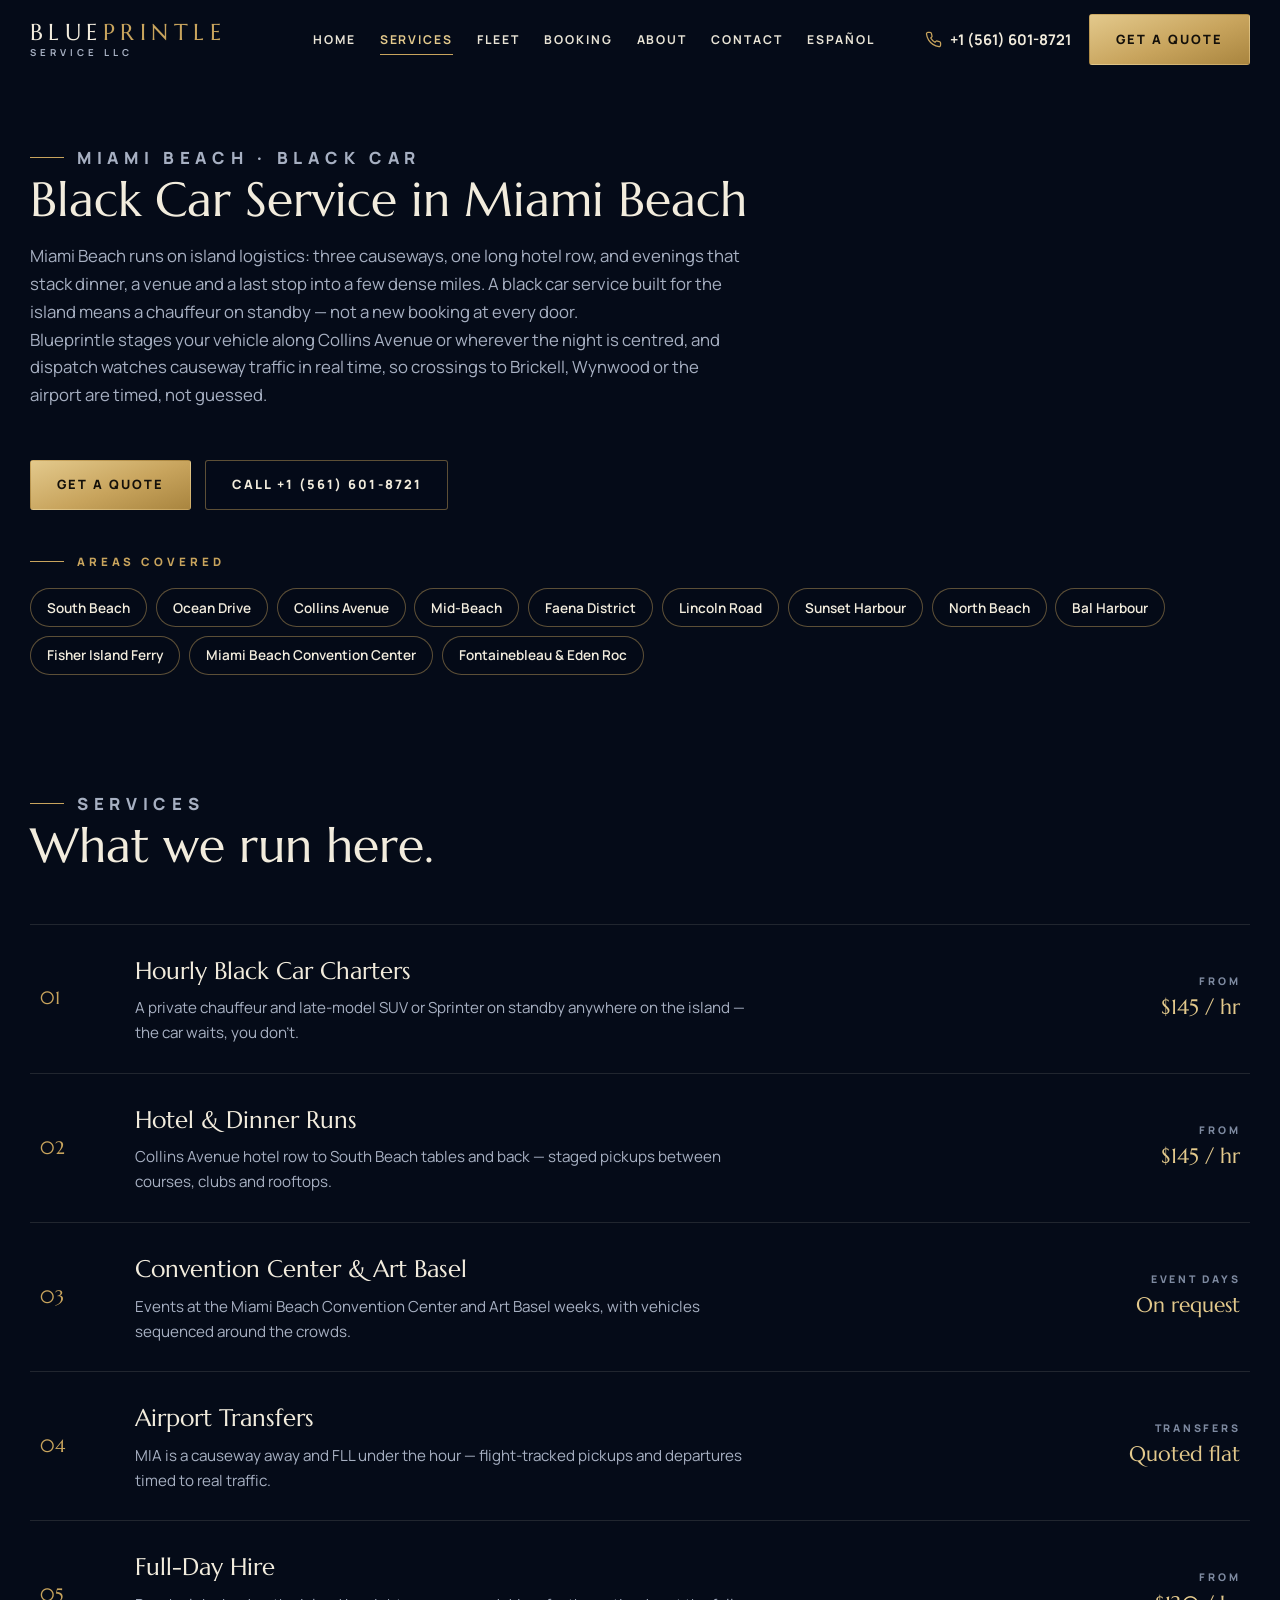
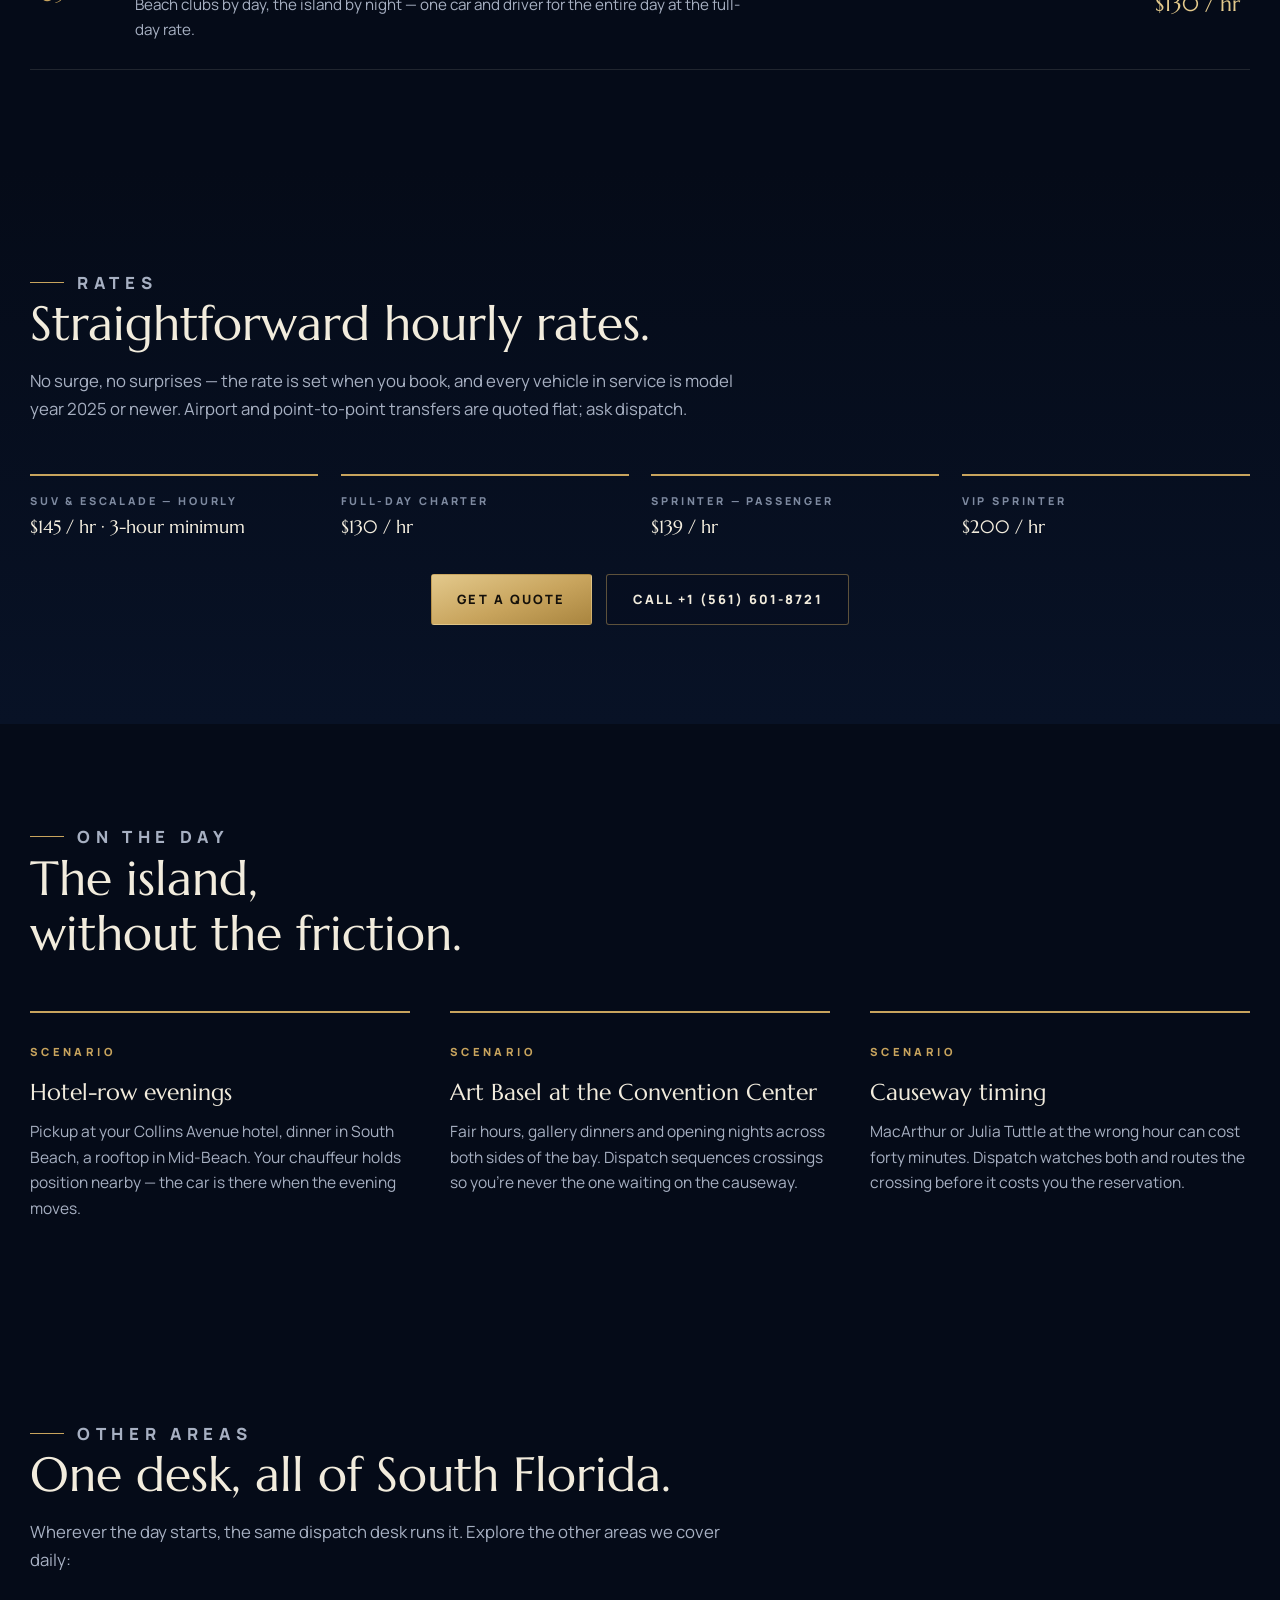
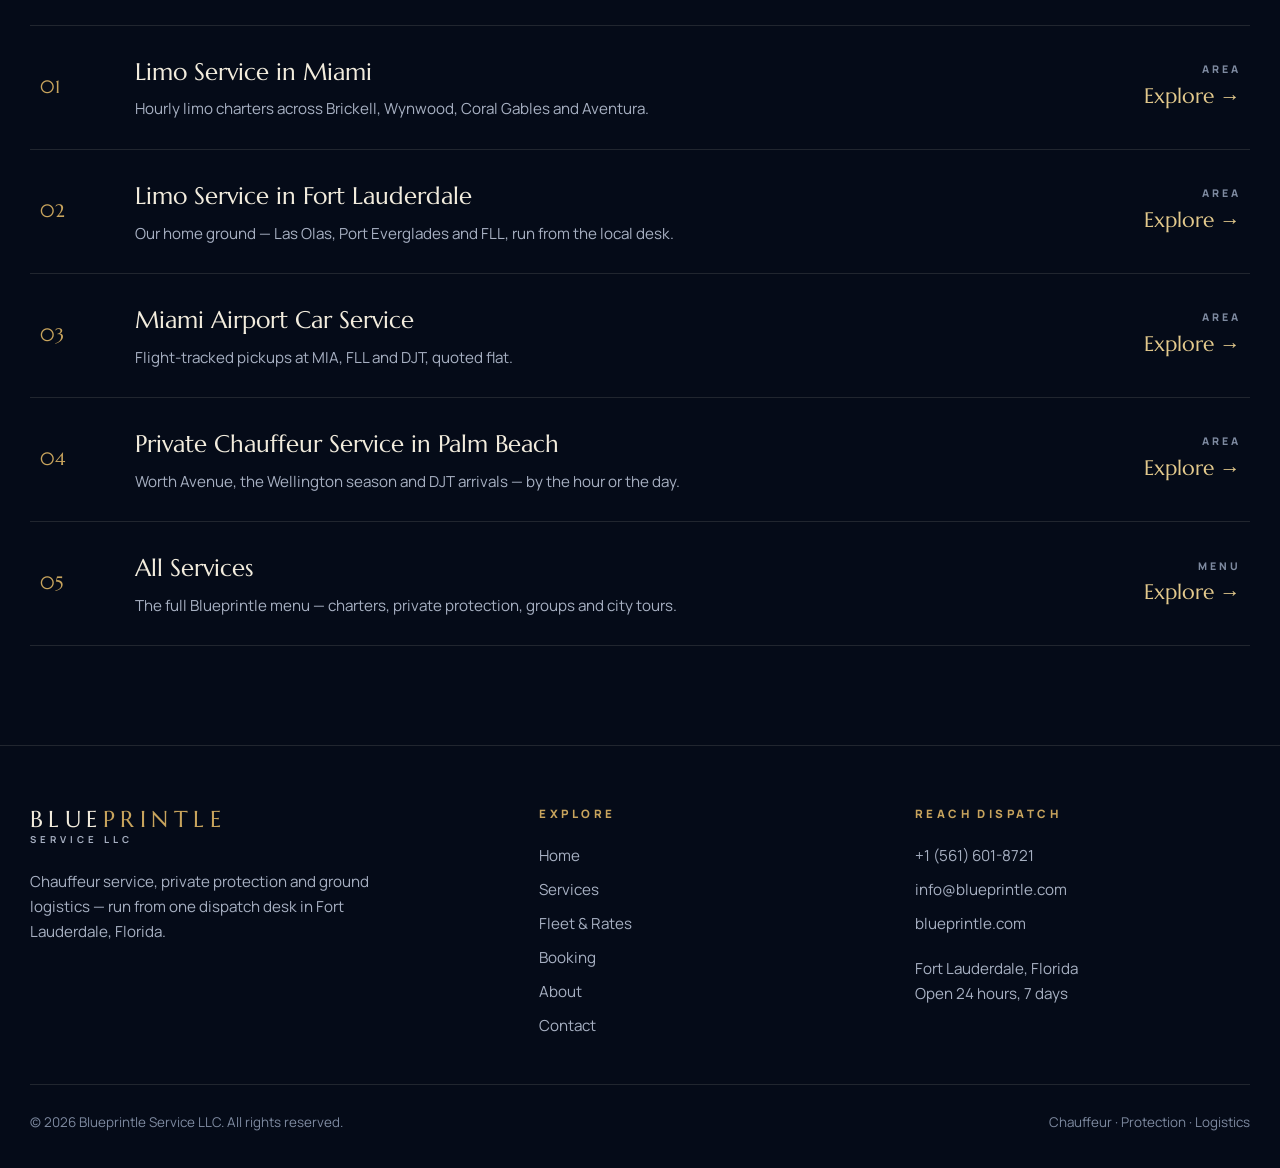
<file: black-car-service-miami-beach.html>
<!doctype html>
<html lang="en">
  <head>

    <meta charset="utf-8" />
    <meta name="viewport" content="width=device-width, initial-scale=1, viewport-fit=cover" />
    <meta name="color-scheme" content="dark" />
    <link rel="icon" href="data:," />
    <title>Black Car Service in Miami Beach — Chauffeur | Blueprintle</title>
  <link rel="canonical" href="https://blueprintle.com/black-car-service-miami-beach.html">
    <meta name="description" content="Black car service in Miami Beach — a private chauffeur and late-model SUV on standby along Collins Avenue, South Beach and the Convention Center district." />
    <link rel="preconnect" href="https://fonts.googleapis.com" />
    <link rel="preconnect" href="https://fonts.gstatic.com" crossorigin />
    <link href="https://fonts.googleapis.com/css2?family=Marcellus&family=Manrope:wght@400;500;600;700;800&display=swap" rel="stylesheet" />
    <style>
      :root{
        --navy-950:#050b18;
        --navy-900:#081226;
        --navy-850:#0b1a33;
        --navy-800:#10233f;
        --navy-700:#1a3357;
        --gold:#c8a45d;
        --gold-soft:#e3c98c;
        --gold-dim:rgba(200,164,93,.45);
        --ivory:#f2ecdd;
        --paper:#e9e4d6;
        --muted:#a7b0c2;
        --muted-2:#7e8aa0;
        --line:rgba(200,164,93,.22);
        --line-soft:rgba(233,228,214,.12);
        --radius:14px;
        --font-display:"Marcellus", Georgia, serif;
        --font-body:"Manrope", -apple-system, "Segoe UI", sans-serif;
      }
      *{ box-sizing:border-box; }
      html{ scroll-behavior:smooth; }
      body{
        margin:0; background:var(--navy-950); color:var(--paper);
        font-family:var(--font-body); font-size:16.5px; line-height:1.65;
        -webkit-font-smoothing:antialiased;
      }
      img{ max-width:100%; display:block; }
      a{ color:inherit; }
      button, [role="button"], select, summary, input:not([type="checkbox"],[type="radio"]){ min-height:2.25rem; }
      ::selection{ background:var(--gold); color:var(--navy-950); }

      .wrap{ width:min(1220px, 100% - 3rem); margin-inline:auto; }
      .display{ font-family:var(--font-display); font-weight:400; letter-spacing:.01em; }
      .gold{ color:var(--gold); }

      /* ---------- Header ---------- */
      header{
        position:fixed; inset:0 0 auto 0; z-index:60;
        transition:background .35s ease, border-color .35s ease, box-shadow .35s ease;
        border-bottom:1px solid transparent;
      }
      header.scrolled{ background:rgba(5,11,24,.92); backdrop-filter:blur(14px); border-bottom-color:var(--line-soft); }
      .header-in{ display:flex; align-items:center; gap:1.5rem; padding:.9rem 0; }
      .wordmark{ text-decoration:none; line-height:1; }
      .wordmark .wm-name{ font-family:var(--font-display); font-size:1.42rem; letter-spacing:.24em; color:var(--ivory); }
      .wordmark .wm-name b{ color:var(--gold); font-weight:400; }
      .wordmark .wm-sub{ display:block; margin-top:.28rem; font-size:.6rem; font-weight:700; letter-spacing:.42em; color:var(--muted); text-transform:uppercase; }
      nav.main{ margin-left:auto; display:flex; gap:1.5rem; }
      nav.main a{
        text-decoration:none; font-size:.76rem; font-weight:700; letter-spacing:.16em; text-transform:uppercase; color:var(--paper);
        padding:.55rem 0; position:relative; white-space:nowrap;
      }
      nav.main a::after{ content:""; position:absolute; left:0; bottom:.2rem; width:0; height:1px; background:var(--gold); transition:width .3s ease; }
      nav.main a:hover::after{ width:100%; }
      .header-cta{ display:flex; align-items:center; gap:.9rem; margin-left:1.4rem; }
      .header-phone{ display:flex; align-items:center; gap:.5rem; text-decoration:none; font-weight:700; font-size:.92rem; color:var(--ivory); padding:.5rem .25rem; white-space:nowrap; }
      .header-phone svg{ width:17px; height:17px; stroke:var(--gold); }
      .btn{
        display:inline-flex; align-items:center; justify-content:center; gap:.55rem;
        font-family:var(--font-body); font-weight:800; font-size:.8rem; letter-spacing:.16em; text-transform:uppercase;
        text-decoration:none; cursor:pointer; border:1px solid transparent;
        padding:.85rem 1.6rem; border-radius:3px; transition:background .25s ease, color .25s ease, border-color .25s ease, transform .25s ease;
        min-height:3rem;
      }
      .btn-gold{ background:linear-gradient(160deg, var(--gold-soft), var(--gold) 55%, #a9853f); color:#14100a; }
      .btn-gold:hover{ transform:translateY(-1px); }
      .btn-ghost{ border-color:var(--gold-dim); color:var(--ivory); background:rgba(5,11,24,.25); }
      .btn-ghost:hover{ border-color:var(--gold); color:var(--gold-soft); }
      .menu-btn{ display:none; margin-left:auto; background:none; border:1px solid var(--line-soft); border-radius:6px; width:44px; height:44px; align-items:center; justify-content:center; cursor:pointer; }
      .menu-btn svg{ width:22px; height:22px; stroke:var(--ivory); }
      .mobile-nav{ display:none; }
      .mobile-nav.open{ display:block; background:rgba(5,11,24,.97); border-top:1px solid var(--line-soft); padding:.5rem 0 1.2rem; }
      .mobile-nav a{ display:block; padding:.85rem 0; text-decoration:none; font-weight:700; letter-spacing:.14em; text-transform:uppercase; font-size:.85rem; border-bottom:1px solid var(--line-soft); }
      .mobile-nav a:last-child{ border-bottom:none; }

      /* ---------- Hero ---------- */
      .hero{ position:relative; min-height:100svh; display:flex; flex-direction:column; justify-content:flex-end; overflow:hidden; }
      .hero-bg{ position:absolute; inset:0; }
      .hero-bg img{ width:100%; height:100%; object-fit:cover; object-position:center 62%; }
      .hero-bg::after{
        content:""; position:absolute; inset:0;
        background:
          linear-gradient(90deg, rgba(5,11,24,.93) 0%, rgba(5,11,24,.72) 42%, rgba(5,11,24,.18) 78%, rgba(5,11,24,.35) 100%),
          linear-gradient(0deg, var(--navy-950) 2%, rgba(5,11,24,0) 34%),
          linear-gradient(180deg, rgba(5,11,24,.55) 0%, rgba(5,11,24,0) 22%);
      }
      .hero-in{ position:relative; z-index:2; padding:9.5rem 0 3.2rem; max-width:760px; }
      .hero-loc{ display:flex; align-items:center; gap:.8rem; font-size:.74rem; font-weight:800; letter-spacing:.34em; text-transform:uppercase; color:var(--gold-soft); margin:0 0 1.4rem; }
      .hero-loc::before{ content:""; width:44px; height:1px; background:var(--gold); }
      .hero h1{ font-family:var(--font-display); font-weight:400; font-size:clamp(2.7rem, 6.4vw, 4.9rem); line-height:1.06; color:var(--ivory); margin:0 0 1.4rem; }
      .hero h1 em{ font-style:normal; color:var(--gold); }
      .hero p.lede{ font-size:1.13rem; color:#d8dcea; max-width:34rem; margin:0 0 2.2rem; }
      .hero-ctas{ display:flex; flex-wrap:wrap; gap:.9rem; }
      .hero-facts{
        position:relative; z-index:2; border-top:1px solid var(--line-soft);
        display:grid; grid-template-columns:repeat(3, 1fr);
      }
      .hero-fact{ padding:1.35rem 1.6rem 1.5rem 0; display:flex; gap:.9rem; align-items:flex-start; }
      .hero-fact + .hero-fact{ border-left:1px solid var(--line-soft); padding-left:1.6rem; }
      .hero-fact svg{ width:22px; height:22px; flex:none; stroke:var(--gold); margin-top:.15rem; }
      .hero-fact strong{ display:block; color:var(--ivory); font-size:.95rem; letter-spacing:.02em; }
      .hero-fact span{ color:var(--muted); font-size:.86rem; line-height:1.45; display:block; }

      /* ---------- Sections ---------- */
      section{ padding:6.2rem 0; }
      .sec-head{ max-width:720px; margin-bottom:3.2rem; }
      .sec-head.center{ margin-inline:auto; text-align:center; }
      .sec-tag{ font-size:.72rem; font-weight:800; letter-spacing:.34em; text-transform:uppercase; color:var(--gold); margin:0 0 1rem; display:flex; align-items:center; gap:.8rem; }
      .sec-head.center .sec-tag{ justify-content:center; }
      .sec-tag::before{ content:""; width:34px; height:1px; background:var(--gold); }
      .sec-head.center .sec-tag::after{ content:""; width:34px; height:1px; background:var(--gold); }
      h2{ font-family:var(--font-display); font-weight:400; font-size:clamp(2rem, 4vw, 3rem); line-height:1.14; color:var(--ivory); margin:0 0 1rem; }
      .sec-head p{ color:var(--muted); margin:0; font-size:1.05rem; }

      /* ---------- Trio (signature) ---------- */
      .trio{ background:linear-gradient(180deg, var(--navy-950), var(--navy-900) 55%, var(--navy-950)); }
      .trio-grid{ display:grid; grid-template-columns:1fr 1.25fr; gap:4.5rem; align-items:start; }
      .trio-intro p{ color:var(--muted); font-size:1.06rem; }
      .trio-intro .big-line{ font-family:var(--font-display); font-size:1.5rem; color:var(--ivory); line-height:1.4; margin:1.6rem 0 0; }
      .trio-rows{ border-top:1px solid var(--line-soft); }
      .trio-row{ display:grid; grid-template-columns:64px 1fr; gap:1.4rem; padding:1.9rem 0; border-bottom:1px solid var(--line-soft); }
      .trio-row .num{ font-family:var(--font-display); font-size:1.7rem; color:var(--gold); line-height:1; padding-top:.2rem; }
      .trio-row h3{ margin:0 0 .45rem; font-family:var(--font-display); font-weight:400; font-size:1.45rem; color:var(--ivory); letter-spacing:.02em; }
      .trio-row p{ margin:0; color:var(--muted); font-size:.98rem; }

      /* ---------- Protection feature ---------- */
      .feature{ padding:0; }
      .feature-grid{ display:grid; grid-template-columns:1.05fr 1fr; min-height:640px; }
      .feature-media{ position:relative; overflow:hidden; }
      .feature-media img{ position:absolute; inset:0; width:100%; height:100%; object-fit:cover; }
      .feature-media::after{ content:""; position:absolute; inset:0; background:linear-gradient(90deg, rgba(5,11,24,0) 55%, rgba(5,11,24,.55)); }
      .feature-body{ background:var(--navy-850); padding:5.5rem clamp(1.5rem, 5vw, 4.5rem); display:flex; flex-direction:column; justify-content:center; }
      .feature-body p{ color:var(--muted); }
      .check-list{ list-style:none; margin:1.8rem 0 2.4rem; padding:0; display:grid; gap:1rem; }
      .check-list li{ display:flex; gap:.85rem; align-items:flex-start; color:var(--paper); font-size:1rem; }
      .check-list svg{ width:20px; height:20px; flex:none; stroke:var(--gold); margin-top:.2rem; }
      .feature-note{ border-left:2px solid var(--gold); padding:.2rem 0 .2rem 1.1rem; color:var(--muted); font-size:.94rem; margin:0 0 2.4rem; }
      .feature-note strong{ color:var(--ivory); }

      /* ---------- Dispatch / live tracking ---------- */
      .dispatch{ background:var(--navy-900); border-block:1px solid var(--line-soft); }
      .dispatch-grid{ display:grid; grid-template-columns:1fr 1fr; gap:4.5rem; align-items:center; }
      .dispatch-copy p{ color:var(--muted); }
      .dispatch-points{ margin-top:2rem; display:grid; gap:1.4rem; }
      .dispatch-point{ display:flex; gap:1rem; }
      .dispatch-point svg{ width:24px; height:24px; flex:none; stroke:var(--gold); margin-top:.15rem; }
      .dispatch-point strong{ color:var(--ivory); display:block; margin-bottom:.15rem; }
      .dispatch-point span{ color:var(--muted); font-size:.95rem; }
      .track-card{
        background:var(--navy-950); border:1px solid var(--line); border-radius:var(--radius);
        padding:1.8rem; box-shadow:0 30px 60px rgba(0,0,0,.45);
      }
      .track-top{ display:flex; align-items:center; justify-content:space-between; gap:1rem; padding-bottom:1.2rem; border-bottom:1px solid var(--line-soft); }
      .track-top .t-label{ font-size:.68rem; font-weight:800; letter-spacing:.3em; text-transform:uppercase; color:var(--muted-2); }
      .track-top .t-route{ font-family:var(--font-display); font-size:1.25rem; color:var(--ivory); margin-top:.3rem; }
      .live-pill{ display:inline-flex; align-items:center; gap:.5rem; font-size:.7rem; font-weight:800; letter-spacing:.22em; color:#8fe3b0; border:1px solid rgba(110,220,150,.4); border-radius:999px; padding:.42rem .8rem; }
      .live-dot{ width:8px; height:8px; border-radius:50%; background:#5fd68b; animation:pulse 1.8s infinite; }
      @keyframes pulse{ 0%{ box-shadow:0 0 0 0 rgba(95,214,139,.45);} 70%{ box-shadow:0 0 0 9px rgba(95,214,139,0);} 100%{ box-shadow:0 0 0 0 rgba(95,214,139,0);} }
      .track-steps{ list-style:none; margin:1.4rem 0 0; padding:0; }
      .track-steps li{ display:flex; gap:1rem; padding:.65rem 0; position:relative; }
      .track-steps li::before{ content:""; position:absolute; left:9px; top:2rem; bottom:-.4rem; width:1px; background:var(--line-soft); }
      .track-steps li:last-child::before{ display:none; }
      .step-dot{ width:19px; height:19px; flex:none; border-radius:50%; border:1px solid var(--gold-dim); display:flex; align-items:center; justify-content:center; margin-top:.2rem; background:var(--navy-950); z-index:1; }
      .step-dot svg{ width:11px; height:11px; stroke:var(--gold); }
      .step-dot.now{ background:var(--gold); border-color:var(--gold); }
      .step-dot.now i{ width:7px; height:7px; border-radius:50%; background:var(--navy-950); display:block; }
      .track-steps strong{ color:var(--ivory); font-size:.98rem; display:block; }
      .track-steps span{ color:var(--muted-2); font-size:.86rem; }
      .track-foot{ margin-top:1.4rem; padding-top:1.2rem; border-top:1px solid var(--line-soft); display:flex; justify-content:space-between; gap:1rem; flex-wrap:wrap; }
      .track-foot div span{ display:block; font-size:.68rem; font-weight:800; letter-spacing:.26em; text-transform:uppercase; color:var(--muted-2); }
      .track-foot div strong{ color:var(--ivory); font-family:var(--font-display); font-size:1.05rem; letter-spacing:.03em; }

      /* ---------- Services list ---------- */
      .svc-list{ border-top:1px solid var(--line-soft); }
      .svc-row{
        display:grid; grid-template-columns:70px 1fr auto; gap:1.6rem; align-items:center;
        padding:1.7rem .6rem; border-bottom:1px solid var(--line-soft); text-decoration:none;
        transition:background .25s ease, padding-left .25s ease;
      }
      .svc-row:hover{ background:rgba(200,164,93,.05); padding-left:1.1rem; }
      .svc-row .idx{ font-family:var(--font-display); color:var(--gold); font-size:1.15rem; }
      .svc-row h3{ margin:0 0 .25rem; font-family:var(--font-display); font-weight:400; font-size:1.5rem; color:var(--ivory); }
      .svc-row p{ margin:0; color:var(--muted); font-size:.95rem; max-width:620px; }
      .svc-row .price{ text-align:right; }
      .svc-row .price span{ display:block; font-size:.66rem; font-weight:800; letter-spacing:.26em; text-transform:uppercase; color:var(--muted-2); }
      .svc-row .price strong{ font-family:var(--font-display); font-size:1.3rem; color:var(--gold-soft); font-weight:400; white-space:nowrap; }

      /* ---------- Fleet / rates ---------- */
      .fleet{ background:linear-gradient(180deg, var(--navy-950), var(--navy-900)); }
      .fleet-grid{ display:grid; grid-template-columns:repeat(3, 1fr); gap:1.4rem; }
      .car-card{ background:var(--navy-850); border:1px solid var(--line-soft); border-radius:var(--radius); overflow:hidden; display:flex; flex-direction:column; }
      .car-card .car-img{ aspect-ratio:16/10; overflow:hidden; }
      .car-card .car-img img{ width:100%; height:100%; object-fit:cover; transition:transform .6s ease; }
      .car-card:hover .car-img img{ transform:scale(1.045); }
      .car-body{ padding:1.6rem 1.6rem 1.8rem; display:flex; flex-direction:column; gap:.4rem; flex:1; }
      .car-body h3{ margin:0; font-family:var(--font-display); font-weight:400; font-size:1.4rem; color:var(--ivory); }
      .car-body .car-sub{ color:var(--muted); font-size:.92rem; margin:0 0 .8rem; }
      .car-meta{ display:flex; gap:1.2rem; flex-wrap:wrap; margin-bottom:1.1rem; }
      .car-meta span{ display:inline-flex; align-items:center; gap:.45rem; color:var(--muted); font-size:.85rem; }
      .car-meta svg{ width:16px; height:16px; stroke:var(--gold); }
      .car-price{ margin-top:auto; padding-top:1.1rem; border-top:1px solid var(--line-soft); display:flex; align-items:baseline; justify-content:space-between; }
      .car-price .from{ font-size:.68rem; font-weight:800; letter-spacing:.24em; text-transform:uppercase; color:var(--muted-2); }
      .car-price .amount{ font-family:var(--font-display); font-size:1.65rem; color:var(--gold-soft); }
      .car-price .amount small{ font-size:.85rem; color:var(--muted); font-family:var(--font-body); }
      .fleet-note{ margin-top:1.6rem; color:var(--muted); font-size:.93rem; text-align:center; }
      .fleet-note strong{ color:var(--ivory); }

      /* ---------- Coverage band ---------- */
      .coverage{ position:relative; padding:7.5rem 0; overflow:hidden; }
      .coverage-bg{ position:absolute; inset:0; }
      .coverage-bg img{ width:100%; height:100%; object-fit:cover; }
      .coverage-bg::after{ content:""; position:absolute; inset:0; background:linear-gradient(90deg, rgba(5,11,24,.94) 8%, rgba(5,11,24,.62) 55%, rgba(5,11,24,.35)); }
      .coverage-in{ position:relative; z-index:2; max-width:640px; }
      .coverage-in p{ color:#cfd6e4; }
      .city-chips{ display:flex; flex-wrap:wrap; gap:.55rem; margin-top:1.8rem; }
      .city-chips span{ border:1px solid var(--gold-dim); color:var(--ivory); border-radius:999px; padding:.45rem 1rem; font-size:.85rem; font-weight:600; background:rgba(5,11,24,.45); }

      /* ---------- Steps ---------- */
      .steps-grid{ display:grid; grid-template-columns:repeat(3, 1fr); gap:2.5rem; }
      .step{ border-top:2px solid var(--gold); padding-top:1.4rem; }
      .step .step-k{ font-size:.7rem; font-weight:800; letter-spacing:.3em; text-transform:uppercase; color:var(--gold); }
      .step h3{ font-family:var(--font-display); font-weight:400; font-size:1.45rem; color:var(--ivory); margin:.6rem 0 .5rem; }
      .step p{ color:var(--muted); margin:0; font-size:.97rem; }

      /* ---------- Quote ---------- */
      .quote{ background:var(--navy-900); border-top:1px solid var(--line-soft); }
      .quote-grid{ display:grid; grid-template-columns:1fr 1.2fr; gap:4rem; align-items:start; }
      .quote-copy p{ color:var(--muted); }
      .quote-direct{ margin-top:2rem; display:grid; gap:1rem; }
      .quote-direct a{ display:flex; align-items:center; gap:1rem; text-decoration:none; padding:1rem 1.1rem; border:1px solid var(--line-soft); border-radius:10px; transition:border-color .25s ease; }
      .quote-direct a:hover{ border-color:var(--gold); }
      .quote-direct svg{ width:22px; height:22px; stroke:var(--gold); flex:none; }
      .quote-direct span small{ display:block; color:var(--muted-2); font-size:.72rem; font-weight:800; letter-spacing:.22em; text-transform:uppercase; }
      .quote-direct span strong{ color:var(--ivory); font-size:1.02rem; }
      form.quote-form{ background:var(--navy-950); border:1px solid var(--line); border-radius:var(--radius); padding:2rem; }
      .form-grid{ display:grid; grid-template-columns:1fr 1fr; gap:1.1rem; }
      .field{ display:flex; flex-direction:column; gap:.4rem; }
      .field.full{ grid-column:1 / -1; }
      .field label{ font-size:.7rem; font-weight:800; letter-spacing:.22em; text-transform:uppercase; color:var(--muted); }
      .field input, .field select, .field textarea{
        background:var(--navy-850); border:1px solid var(--line-soft); border-radius:8px; color:var(--ivory);
        font-family:var(--font-body); font-size:1rem; padding:.72rem .9rem; width:100%;
      }
      .field textarea{ min-height:5.2rem; resize:vertical; }
      .field input:focus, .field select:focus, .field textarea:focus{ outline:2px solid var(--gold-dim); border-color:var(--gold); }
      .estimate{
        margin-top:1.4rem; border:1px dashed var(--gold-dim); border-radius:10px; padding:1.1rem 1.2rem;
        display:flex; align-items:center; justify-content:space-between; gap:1rem; flex-wrap:wrap;
      }
      .estimate .est-label{ font-size:.7rem; font-weight:800; letter-spacing:.24em; text-transform:uppercase; color:var(--muted); }
      .estimate .est-value{ font-family:var(--font-display); font-size:1.9rem; color:var(--gold-soft); line-height:1; }
      .estimate .est-note{ width:100%; color:var(--muted-2); font-size:.82rem; }
      .form-actions{ display:flex; gap:.8rem; flex-wrap:wrap; margin-top:1.4rem; }
      .form-actions .btn{ flex:1; }
      .form-sent{ display:none; margin-top:1.2rem; border:1px solid rgba(110,220,150,.4); color:#b9f0cd; border-radius:10px; padding:1rem 1.2rem; font-size:.95rem; }

      /* ---------- Footer ---------- */
      footer{ border-top:1px solid var(--line-soft); padding:3.6rem 0 2.2rem; background:var(--navy-950); }
      .footer-grid{ display:grid; grid-template-columns:1.4fr 1fr 1fr; gap:2.5rem; margin-bottom:2.6rem; }
      footer h4{ font-size:.72rem; font-weight:800; letter-spacing:.3em; text-transform:uppercase; color:var(--gold); margin:0 0 1rem; }
      footer p, footer a{ color:var(--muted); font-size:.95rem; }
      footer a{ text-decoration:none; display:block; padding:.28rem 0; }
      footer a:hover{ color:var(--gold-soft); }
      .footer-bottom{ border-top:1px solid var(--line-soft); padding-top:1.6rem; display:flex; justify-content:space-between; gap:1rem; flex-wrap:wrap; color:var(--muted-2); font-size:.84rem; }

      /* ---------- Mobile call bar ---------- */
      .mobile-bar{
        display:none; position:fixed; inset:auto 0 0 0; z-index:70;
        background:rgba(5,11,24,.96); backdrop-filter:blur(12px); border-top:1px solid var(--line);
        padding:.6rem .8rem calc(.6rem + env(safe-area-inset-bottom)); gap:.6rem;
      }
      .mobile-bar a{ flex:1; }

      .reveal{ opacity:0; transform:translateY(22px); transition:opacity .7s ease, transform .7s ease; }
      .reveal.in{ opacity:1; transform:none; }
      @media (prefers-reduced-motion: reduce){
        html{ scroll-behavior:auto; }
        .reveal{ opacity:1; transform:none; transition:none; }
        .live-dot{ animation:none; }
        .car-card .car-img img{ transition:none; }
      }

      @media (max-width: 1020px){
        nav.main, .header-cta{ display:none; }
        .menu-btn{ display:flex; }
        .trio-grid, .dispatch-grid, .quote-grid{ grid-template-columns:1fr; gap:2.8rem; }
        .feature-grid{ grid-template-columns:1fr; min-height:0; }
        .feature-media{ height:380px; position:relative; }
        .feature-media img{ position:absolute; }
        .fleet-grid{ grid-template-columns:1fr 1fr; }
        .steps-grid{ grid-template-columns:1fr; gap:1.8rem; }
        .footer-grid{ grid-template-columns:1fr 1fr; }
      }
      @media (max-width: 640px){
        body{ font-size:16px; }
        section{ padding:4.2rem 0; }
        .wrap{ width:calc(100% - 2.2rem); }
        .hero-in{ padding-top:7.5rem; }
        .hero-bg img{ object-position:74% 58%; }
        .mobile-bar .btn{ font-size:.72rem; letter-spacing:.1em; padding:.8rem .5rem; white-space:nowrap; }
        .hero-facts{ grid-template-columns:1fr; }
        .hero-fact{ padding:1rem 0; }
        .hero-fact + .hero-fact{ border-left:none; border-top:1px solid var(--line-soft); padding-left:0; }
        .fleet-grid{ grid-template-columns:1fr; }
        .form-grid{ grid-template-columns:1fr; }
        .svc-row{ grid-template-columns:1fr; gap:.4rem; padding:1.4rem .4rem; }
        .svc-row .price{ text-align:left; }
        .svc-row .idx{ display:none; }
        .footer-grid{ grid-template-columns:1fr; }
        .mobile-bar{ display:flex; }
        body{ padding-bottom:74px; }
        .feature-body{ padding:3.2rem 1.4rem; }
        form.quote-form{ padding:1.4rem; }
      }
      /* ---------- Static pages ---------- */
      [id]{ scroll-margin-top:92px; }
      nav.main a.active{ color:var(--gold-soft); }
      nav.main a.active::after{ width:100%; }
      .mobile-nav a.active{ color:var(--gold-soft); }
      .page-top{ padding-top:9rem; }
      @media (max-width: 1200px){ .header-phone{ display:none; } }

      /* ---------- About ---------- */
      .about-cols{ display:grid; grid-template-columns:1fr 1fr; gap:2.5rem; }
      .about-cols p{ color:var(--muted); margin:0; }
      .about-facts{ display:grid; grid-template-columns:repeat(4, 1fr); gap:1.4rem; margin-top:2.8rem; }
      .about-fact{ border-top:2px solid var(--gold); padding-top:1rem; }
      .about-fact span{ display:block; font-size:.68rem; font-weight:800; letter-spacing:.26em; text-transform:uppercase; color:var(--muted-2); margin-bottom:.35rem; }
      .about-fact strong{ color:var(--ivory); font-family:var(--font-display); font-weight:400; font-size:1.12rem; line-height:1.35; display:block; }
      .about-ctas{ display:flex; flex-wrap:wrap; gap:.9rem; margin-top:2.6rem; }

      /* ---------- Fleet CTA ---------- */
      .fleet-cta{ display:flex; gap:.9rem; justify-content:center; flex-wrap:wrap; margin-top:2.2rem; }

      /* ---------- Contact ---------- */
      .contact-grid{ display:grid; grid-template-columns:1fr 1fr; gap:4rem; align-items:start; }
      .contact-grid > div > p{ color:var(--muted); }
      .contact-card{ background:var(--navy-850); border:1px solid var(--line); border-radius:var(--radius); padding:2rem; }
      .contact-card h3{ font-family:var(--font-display); font-weight:400; font-size:1.4rem; color:var(--ivory); margin:0 0 1.4rem; }
      .contact-row{ display:flex; justify-content:space-between; gap:1.5rem; padding:.85rem 0; border-top:1px solid var(--line-soft); }
      .contact-row span{ font-size:.68rem; font-weight:800; letter-spacing:.24em; text-transform:uppercase; color:var(--muted-2); padding-top:.2rem; white-space:nowrap; }
      .contact-row strong{ color:var(--paper); font-weight:600; text-align:right; }
      .contact-card .btn{ margin-top:1.6rem; width:100%; }
      .contact-card .cc-note{ color:var(--muted); font-size:.9rem; margin:1.2rem 0 0; }

      @media (max-width: 1020px){
        .about-facts{ grid-template-columns:1fr 1fr; }
        .contact-grid{ grid-template-columns:1fr; gap:2.8rem; }
      }
      @media (max-width: 640px){
        .page-top{ padding-top:6.8rem; }
        .about-cols{ grid-template-columns:1fr; gap:1.2rem; }
        .about-facts{ grid-template-columns:1fr; }
      }
    
      .form-sent.err{ border-color:rgba(232,120,120,.55); color:#f2c1c1; }
      .form-actions .btn[disabled]{ opacity:.55; cursor:wait; transform:none; }

    
      /* ---------- Landing pages ---------- */
      .sec-head h1{ font-family:var(--font-display); font-weight:400; font-size:clamp(2rem, 4vw, 3rem); line-height:1.14; color:var(--ivory); margin:0 0 1rem; }
    </style>
  </head>
  <body>

<!-- ================= HEADER ================= -->
    <header id="siteHeader">
      <div class="wrap header-in">
        <a class="wordmark" href="index.html" aria-label="Blueprintle home">
          <span class="wm-name">BLUE<b>PRINTLE</b></span>
          <span class="wm-sub">Service LLC</span>
        </a>
        <nav class="main" aria-label="Main">
          <a href="index.html">Home</a>
          <a href="services.html" class="active" aria-current="page">Services</a>
          <a href="fleet.html">Fleet</a>
          <a href="booking.html">Booking</a>
          <a href="about.html">About</a>
          <a href="contact.html">Contact</a>
          <a href="servicios.html" hreflang="es">Español</a>
        </nav>
        <div class="header-cta">
          <a class="header-phone" href="tel:+15616018721">
            <svg viewBox="0 0 24 24" fill="none" stroke-width="1.8" stroke-linecap="round" stroke-linejoin="round"><path d="M22 16.92v3a2 2 0 0 1-2.18 2 19.79 19.79 0 0 1-8.63-3.07 19.5 19.5 0 0 1-6-6 19.79 19.79 0 0 1-3.07-8.67A2 2 0 0 1 4.11 2h3a2 2 0 0 1 2 1.72c.13.96.36 1.9.7 2.81a2 2 0 0 1-.45 2.11L8.09 9.91a16 16 0 0 0 6 6l1.27-1.27a2 2 0 0 1 2.11-.45c.91.34 1.85.57 2.81.7A2 2 0 0 1 22 16.92z"/></svg>
            +1 (561) 601-8721
          </a>
          <a class="btn btn-gold" href="booking.html">Get a Quote</a>
        </div>
        <button class="menu-btn" id="menuBtn" aria-label="Open menu" aria-expanded="false">
          <svg viewBox="0 0 24 24" fill="none" stroke-width="1.8" stroke-linecap="round"><path d="M4 7h16M4 12h16M4 17h16"/></svg>
        </button>
      </div>
      <div class="mobile-nav" id="mobileNav">
        <div class="wrap">
          <a href="index.html">Home</a>
          <a href="services.html" class="active" aria-current="page">Services</a>
          <a href="fleet.html">Fleet</a>
          <a href="booking.html">Booking</a>
          <a href="about.html">About</a>
          <a href="contact.html">Contact</a>
          <a href="servicios.html" hreflang="es">Español</a>
          <a href="tel:+15616018721">Call +1 (561) 601-8721</a>
        </div>
      </div>
    </header>

<!-- ================= PAGE INTRO ================= -->
    <section class="page-top">
      <div class="wrap">
        <div class="sec-head reveal">
          <p class="sec-tag">Miami Beach · Black Car</p>
          <h1>Black Car Service in Miami Beach</h1>
          <p>Miami Beach runs on island logistics: three causeways, one long hotel row, and evenings that stack dinner, a venue and a last stop into a few dense miles. A black car service built for the island means a chauffeur on standby — not a new booking at every door.</p>
          <p>Blueprintle stages your vehicle along Collins Avenue or wherever the night is centred, and dispatch watches causeway traffic in real time, so crossings to Brickell, Wynwood or the airport are timed, not guessed.</p>
        </div>
        <div class="about-ctas reveal" style="margin-top:0; margin-bottom:2.6rem;">
          <a class="btn btn-gold" href="booking.html">Get a Quote</a>
          <a class="btn btn-ghost" href="tel:+15616018721">Call +1 (561) 601-8721</a>
        </div>
        <div class="reveal">
          <p class="sec-tag" style="margin-bottom:1.1rem;">Areas Covered</p>
          <div class="city-chips" style="margin-top:0;">
            <span>South Beach</span>
            <span>Ocean Drive</span>
            <span>Collins Avenue</span>
            <span>Mid-Beach</span>
            <span>Faena District</span>
            <span>Lincoln Road</span>
            <span>Sunset Harbour</span>
            <span>North Beach</span>
            <span>Bal Harbour</span>
            <span>Fisher Island Ferry</span>
            <span>Miami Beach Convention Center</span>
            <span>Fontainebleau &amp; Eden Roc</span>
          </div>
        </div>
      </div>
    </section>

<!-- ================= SERVICES ================= -->
    <section style="padding-top:1rem;">
      <div class="wrap">
        <div class="sec-head reveal">
          <p class="sec-tag">Services</p>
          <h2>What we run here.</h2>
        </div>
        <div class="svc-list reveal">
          <a class="svc-row" href="booking.html">
            <span class="idx">01</span>
            <div>
              <h3>Hourly Black Car Charters</h3>
              <p>A private chauffeur and late-model SUV or Sprinter on standby anywhere on the island — the car waits, you don't.</p>
            </div>
            <div class="price"><span>From</span><strong>$145 / hr</strong></div>
          </a>
          <a class="svc-row" href="booking.html">
            <span class="idx">02</span>
            <div>
              <h3>Hotel &amp; Dinner Runs</h3>
              <p>Collins Avenue hotel row to South Beach tables and back — staged pickups between courses, clubs and rooftops.</p>
            </div>
            <div class="price"><span>From</span><strong>$145 / hr</strong></div>
          </a>
          <a class="svc-row" href="booking.html">
            <span class="idx">03</span>
            <div>
              <h3>Convention Center &amp; Art Basel</h3>
              <p>Events at the Miami Beach Convention Center and Art Basel weeks, with vehicles sequenced around the crowds.</p>
            </div>
            <div class="price"><span>Event days</span><strong>On request</strong></div>
          </a>
          <a class="svc-row" href="booking.html">
            <span class="idx">04</span>
            <div>
              <h3>Airport Transfers</h3>
              <p>MIA is a causeway away and FLL under the hour — flight-tracked pickups and departures timed to real traffic.</p>
            </div>
            <div class="price"><span>Transfers</span><strong>Quoted flat</strong></div>
          </a>
          <a class="svc-row" href="booking.html">
            <span class="idx">05</span>
            <div>
              <h3>Full-Day Hire</h3>
              <p>Beach clubs by day, the island by night — one car and driver for the entire day at the full-day rate.</p>
            </div>
            <div class="price"><span>From</span><strong>$130 / hr</strong></div>
          </a>
        </div>
      </div>
    </section>

    <section class="fleet">
      <div class="wrap">
        <div class="sec-head reveal">
          <p class="sec-tag">Rates</p>
          <h2>Straightforward hourly rates.</h2>
          <p>No surge, no surprises — the rate is set when you book, and every vehicle in service is model year 2025 or newer. Airport and point-to-point transfers are quoted flat; ask dispatch.</p>
        </div>
        <div class="about-facts reveal">
          <div class="about-fact"><span>SUV &amp; Escalade — Hourly</span><strong>$145 / hr · 3-hour minimum</strong></div>
          <div class="about-fact"><span>Full-Day Charter</span><strong>$130 / hr</strong></div>
          <div class="about-fact"><span>Sprinter — Passenger</span><strong>$139 / hr</strong></div>
          <div class="about-fact"><span>VIP Sprinter</span><strong>$200 / hr</strong></div>
        </div>
        <div class="fleet-cta reveal">
          <a class="btn btn-gold" href="booking.html">Get a Quote</a>
          <a class="btn btn-ghost" href="tel:+15616018721">Call +1 (561) 601-8721</a>
        </div>
      </div>
    </section>

    <section>
      <div class="wrap">
        <div class="sec-head reveal">
          <p class="sec-tag">On the Day</p>
          <h2>The island,<br />without the friction.</h2>
        </div>
        <div class="steps-grid">
          <div class="step reveal">
            <span class="step-k">Scenario</span>
            <h3>Hotel-row evenings</h3>
            <p>Pickup at your Collins Avenue hotel, dinner in South Beach, a rooftop in Mid-Beach. Your chauffeur holds position nearby — the car is there when the evening moves.</p>
          </div>
          <div class="step reveal">
            <span class="step-k">Scenario</span>
            <h3>Art Basel at the Convention Center</h3>
            <p>Fair hours, gallery dinners and opening nights across both sides of the bay. Dispatch sequences crossings so you're never the one waiting on the causeway.</p>
          </div>
          <div class="step reveal">
            <span class="step-k">Scenario</span>
            <h3>Causeway timing</h3>
            <p>MacArthur or Julia Tuttle at the wrong hour can cost forty minutes. Dispatch watches both and routes the crossing before it costs you the reservation.</p>
          </div>
        </div>
      </div>
    </section>

    <section>
      <div class="wrap">
        <div class="sec-head reveal">
          <p class="sec-tag">Other Areas</p>
          <h2>One desk, all of South Florida.</h2>
          <p>Wherever the day starts, the same dispatch desk runs it. Explore the other areas we cover daily:</p>
        </div>
        <div class="svc-list reveal">
          <a class="svc-row" href="limo-service-miami.html">
            <span class="idx">01</span>
            <div>
              <h3>Limo Service in Miami</h3>
              <p>Hourly limo charters across Brickell, Wynwood, Coral Gables and Aventura.</p>
            </div>
            <div class="price"><span>Area</span><strong>Explore →</strong></div>
          </a>
          <a class="svc-row" href="limo-service-fort-lauderdale.html">
            <span class="idx">02</span>
            <div>
              <h3>Limo Service in Fort Lauderdale</h3>
              <p>Our home ground — Las Olas, Port Everglades and FLL, run from the local desk.</p>
            </div>
            <div class="price"><span>Area</span><strong>Explore →</strong></div>
          </a>
          <a class="svc-row" href="miami-airport-car-service.html">
            <span class="idx">03</span>
            <div>
              <h3>Miami Airport Car Service</h3>
              <p>Flight-tracked pickups at MIA, FLL and DJT, quoted flat.</p>
            </div>
            <div class="price"><span>Area</span><strong>Explore →</strong></div>
          </a>
          <a class="svc-row" href="chauffeur-service-palm-beach.html">
            <span class="idx">04</span>
            <div>
              <h3>Private Chauffeur Service in Palm Beach</h3>
              <p>Worth Avenue, the Wellington season and DJT arrivals — by the hour or the day.</p>
            </div>
            <div class="price"><span>Area</span><strong>Explore →</strong></div>
          </a>
          <a class="svc-row" href="services.html">
            <span class="idx">05</span>
            <div>
              <h3>All Services</h3>
              <p>The full Blueprintle menu — charters, private protection, groups and city tours.</p>
            </div>
            <div class="price"><span>Menu</span><strong>Explore →</strong></div>
          </a>
        </div>
      </div>
    </section>

<!-- ================= FOOTER ================= -->
    <footer>
      <div class="wrap">
        <div class="footer-grid">
          <div>
            <a class="wordmark" href="index.html" style="text-decoration:none;">
              <span class="wm-name">BLUE<b>PRINTLE</b></span>
              <span class="wm-sub">Service LLC</span>
            </a>
            <p style="margin-top:1.2rem; max-width:22rem;">Chauffeur service, private protection and ground logistics — run from one dispatch desk in Fort Lauderdale, Florida.</p>
          </div>
          <div>
            <h4>Explore</h4>
            <a href="index.html">Home</a>
            <a href="services.html">Services</a>
            <a href="fleet.html">Fleet &amp; Rates</a>
            <a href="booking.html">Booking</a>
            <a href="about.html">About</a>
            <a href="contact.html">Contact</a>
          </div>
          <div>
            <h4>Reach Dispatch</h4>
            <a href="tel:+15616018721">+1 (561) 601-8721</a>
            <a href="mailto:info@blueprintle.com">info@blueprintle.com</a>
            <a href="https://blueprintle.com" target="_blank" rel="noopener">blueprintle.com</a>
            <p>Fort Lauderdale, Florida<br />Open 24 hours, 7 days</p>
          </div>
        </div>
        <div class="footer-bottom">
          <span>© 2026 Blueprintle Service LLC. All rights reserved.</span>
          <span>Chauffeur · Protection · Logistics</span>
        </div>
      </div>
    </footer>

<!-- Mobile call bar -->
    <div class="mobile-bar">
      <a class="btn btn-ghost" href="tel:+15616018721">Call Dispatch</a>
      <a class="btn btn-gold" href="booking.html">Get a Quote</a>
    </div>

    <script>
      (function () {
        var header = document.getElementById('siteHeader');
        function onScroll() { header.classList.toggle('scrolled', window.scrollY > 40); }
        window.addEventListener('scroll', onScroll, { passive: true });
        onScroll();

        var menuBtn = document.getElementById('menuBtn');
        var mobileNav = document.getElementById('mobileNav');
        menuBtn.addEventListener('click', function () {
          var open = mobileNav.classList.toggle('open');
          menuBtn.setAttribute('aria-expanded', open ? 'true' : 'false');
        });
        mobileNav.addEventListener('click', function (e) {
          if (e.target.tagName === 'A') {
            mobileNav.classList.remove('open');
            menuBtn.setAttribute('aria-expanded', 'false');
          }
        });

        if ('IntersectionObserver' in window) {
          var io = new IntersectionObserver(function (entries) {
            entries.forEach(function (en) {
              if (en.isIntersecting) { en.target.classList.add('in'); io.unobserve(en.target); }
            });
          }, { threshold: 0.12 });
          document.querySelectorAll('.reveal').forEach(function (el) { io.observe(el); });
          /* Safety net: never leave content hidden (print, full-page capture, IO quirks). */
          setTimeout(function () {
            document.querySelectorAll('.reveal:not(.in)').forEach(function (el) { el.classList.add('in'); });
          }, 1600);
        } else {
          document.querySelectorAll('.reveal').forEach(function (el) { el.classList.add('in'); });
        }
      })();
    </script>
<script data-goatcounter="https://blueprintleservice.goatcounter.com/count" async src="//gc.zgo.at/count.js"></script>
  </body>
</html>
</file>
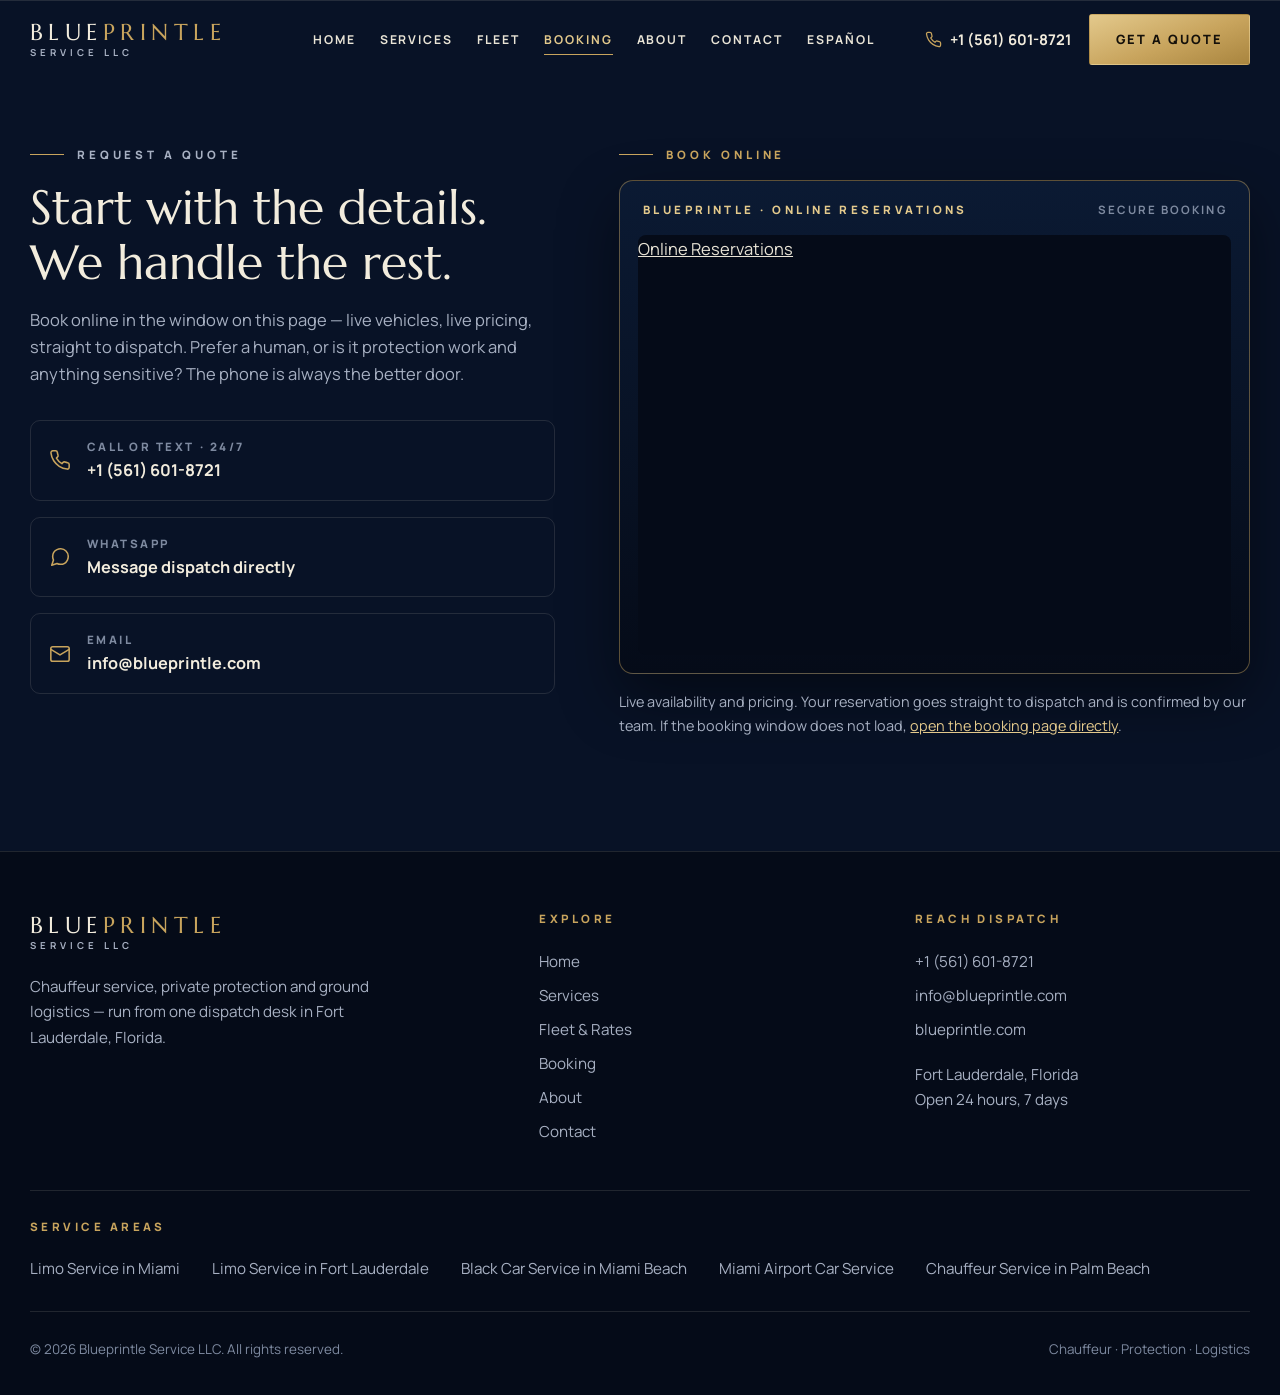
<file: booking.html>
<!doctype html>
<html lang="en">
  <head>

    <meta charset="utf-8" />
    <meta name="viewport" content="width=device-width, initial-scale=1, viewport-fit=cover" />
    <meta name="color-scheme" content="dark" />
    <link rel="icon" href="data:," />
    <title>Get a Quote — Limo &amp; Black Car Service in Miami | Blueprintle</title>
  <link rel="canonical" href="https://blueprintle.com/booking.html">
    <meta name="description" content="Book online — limo service, black car service and private chauffeurs in Miami &amp; Fort Lauderdale. Live availability and pricing, reservations straight to dispatch." />
    <link rel="preconnect" href="https://fonts.googleapis.com" />
    <link rel="preconnect" href="https://fonts.gstatic.com" crossorigin />
    <link href="https://fonts.googleapis.com/css2?family=Marcellus&family=Manrope:wght@400;500;600;700;800&display=swap" rel="stylesheet" />
    <style>
      :root{
        --navy-950:#050b18;
        --navy-900:#081226;
        --navy-850:#0b1a33;
        --navy-800:#10233f;
        --navy-700:#1a3357;
        --gold:#c8a45d;
        --gold-soft:#e3c98c;
        --gold-dim:rgba(200,164,93,.45);
        --ivory:#f2ecdd;
        --paper:#e9e4d6;
        --muted:#a7b0c2;
        --muted-2:#7e8aa0;
        --line:rgba(200,164,93,.22);
        --line-soft:rgba(233,228,214,.12);
        --radius:14px;
        --font-display:"Marcellus", Georgia, serif;
        --font-body:"Manrope", -apple-system, "Segoe UI", sans-serif;
      }
      *{ box-sizing:border-box; }
      html{ scroll-behavior:smooth; }
      body{
        margin:0; background:var(--navy-950); color:var(--paper);
        font-family:var(--font-body); font-size:16.5px; line-height:1.65;
        -webkit-font-smoothing:antialiased;
      }
      img{ max-width:100%; display:block; }
      a{ color:inherit; }
      button, [role="button"], select, summary, input:not([type="checkbox"],[type="radio"]){ min-height:2.25rem; }
      ::selection{ background:var(--gold); color:var(--navy-950); }

      .wrap{ width:min(1220px, 100% - 3rem); margin-inline:auto; }
      .display{ font-family:var(--font-display); font-weight:400; letter-spacing:.01em; }
      .gold{ color:var(--gold); }

      /* ---------- Header ---------- */
      header{
        position:fixed; inset:0 0 auto 0; z-index:60;
        transition:background .35s ease, border-color .35s ease, box-shadow .35s ease;
        border-bottom:1px solid transparent;
      }
      header.scrolled{ background:rgba(5,11,24,.92); backdrop-filter:blur(14px); border-bottom-color:var(--line-soft); }
      .header-in{ display:flex; align-items:center; gap:1.5rem; padding:.9rem 0; }
      .wordmark{ text-decoration:none; line-height:1; }
      .wordmark .wm-name{ font-family:var(--font-display); font-size:1.42rem; letter-spacing:.24em; color:var(--ivory); }
      .wordmark .wm-name b{ color:var(--gold); font-weight:400; }
      .wordmark .wm-sub{ display:block; margin-top:.28rem; font-size:.6rem; font-weight:700; letter-spacing:.42em; color:var(--muted); text-transform:uppercase; }
      nav.main{ margin-left:auto; display:flex; gap:1.5rem; }
      nav.main a{
        text-decoration:none; font-size:.76rem; font-weight:700; letter-spacing:.16em; text-transform:uppercase; color:var(--paper);
        padding:.55rem 0; position:relative; white-space:nowrap;
      }
      nav.main a::after{ content:""; position:absolute; left:0; bottom:.2rem; width:0; height:1px; background:var(--gold); transition:width .3s ease; }
      nav.main a:hover::after{ width:100%; }
      .header-cta{ display:flex; align-items:center; gap:.9rem; margin-left:1.4rem; }
      .header-phone{ display:flex; align-items:center; gap:.5rem; text-decoration:none; font-weight:700; font-size:.92rem; color:var(--ivory); padding:.5rem .25rem; white-space:nowrap; }
      .header-phone svg{ width:17px; height:17px; stroke:var(--gold); }
      .btn{
        display:inline-flex; align-items:center; justify-content:center; gap:.55rem;
        font-family:var(--font-body); font-weight:800; font-size:.8rem; letter-spacing:.16em; text-transform:uppercase;
        text-decoration:none; cursor:pointer; border:1px solid transparent;
        padding:.85rem 1.6rem; border-radius:3px; transition:background .25s ease, color .25s ease, border-color .25s ease, transform .25s ease;
        min-height:3rem;
      }
      .btn-gold{ background:linear-gradient(160deg, var(--gold-soft), var(--gold) 55%, #a9853f); color:#14100a; }
      .btn-gold:hover{ transform:translateY(-1px); }
      .btn-ghost{ border-color:var(--gold-dim); color:var(--ivory); background:rgba(5,11,24,.25); }
      .btn-ghost:hover{ border-color:var(--gold); color:var(--gold-soft); }
      .menu-btn{ display:none; margin-left:auto; background:none; border:1px solid var(--line-soft); border-radius:6px; width:44px; height:44px; align-items:center; justify-content:center; cursor:pointer; }
      .menu-btn svg{ width:22px; height:22px; stroke:var(--ivory); }
      .mobile-nav{ display:none; }
      .mobile-nav.open{ display:block; background:rgba(5,11,24,.97); border-top:1px solid var(--line-soft); padding:.5rem 0 1.2rem; }
      .mobile-nav a{ display:block; padding:.85rem 0; text-decoration:none; font-weight:700; letter-spacing:.14em; text-transform:uppercase; font-size:.85rem; border-bottom:1px solid var(--line-soft); }
      .mobile-nav a:last-child{ border-bottom:none; }

      /* ---------- Hero ---------- */
      .hero{ position:relative; min-height:100svh; display:flex; flex-direction:column; justify-content:flex-end; overflow:hidden; }
      .hero-bg{ position:absolute; inset:0; }
      .hero-bg img{ width:100%; height:100%; object-fit:cover; object-position:center 62%; }
      .hero-bg::after{
        content:""; position:absolute; inset:0;
        background:
          linear-gradient(90deg, rgba(5,11,24,.93) 0%, rgba(5,11,24,.72) 42%, rgba(5,11,24,.18) 78%, rgba(5,11,24,.35) 100%),
          linear-gradient(0deg, var(--navy-950) 2%, rgba(5,11,24,0) 34%),
          linear-gradient(180deg, rgba(5,11,24,.55) 0%, rgba(5,11,24,0) 22%);
      }
      .hero-in{ position:relative; z-index:2; padding:9.5rem 0 3.2rem; max-width:760px; }
      .hero-loc{ display:flex; align-items:center; gap:.8rem; font-size:.74rem; font-weight:800; letter-spacing:.34em; text-transform:uppercase; color:var(--gold-soft); margin:0 0 1.4rem; }
      .hero-loc::before{ content:""; width:44px; height:1px; background:var(--gold); }
      .hero h1{ font-family:var(--font-display); font-weight:400; font-size:clamp(2.7rem, 6.4vw, 4.9rem); line-height:1.06; color:var(--ivory); margin:0 0 1.4rem; }
      .hero h1 em{ font-style:normal; color:var(--gold); }
      .hero p.lede{ font-size:1.13rem; color:#d8dcea; max-width:34rem; margin:0 0 2.2rem; }
      .hero-ctas{ display:flex; flex-wrap:wrap; gap:.9rem; }
      .hero-facts{
        position:relative; z-index:2; border-top:1px solid var(--line-soft);
        display:grid; grid-template-columns:repeat(3, 1fr);
      }
      .hero-fact{ padding:1.35rem 1.6rem 1.5rem 0; display:flex; gap:.9rem; align-items:flex-start; }
      .hero-fact + .hero-fact{ border-left:1px solid var(--line-soft); padding-left:1.6rem; }
      .hero-fact svg{ width:22px; height:22px; flex:none; stroke:var(--gold); margin-top:.15rem; }
      .hero-fact strong{ display:block; color:var(--ivory); font-size:.95rem; letter-spacing:.02em; }
      .hero-fact span{ color:var(--muted); font-size:.86rem; line-height:1.45; display:block; }

      /* ---------- Sections ---------- */
      section{ padding:6.2rem 0; }
      .sec-head{ max-width:720px; margin-bottom:3.2rem; }
      .sec-head.center{ margin-inline:auto; text-align:center; }
      .sec-tag{ font-size:.72rem; font-weight:800; letter-spacing:.34em; text-transform:uppercase; color:var(--gold); margin:0 0 1rem; display:flex; align-items:center; gap:.8rem; }
      .sec-head.center .sec-tag{ justify-content:center; }
      .sec-tag::before{ content:""; width:34px; height:1px; background:var(--gold); }
      .sec-head.center .sec-tag::after{ content:""; width:34px; height:1px; background:var(--gold); }
      h2{ font-family:var(--font-display); font-weight:400; font-size:clamp(2rem, 4vw, 3rem); line-height:1.14; color:var(--ivory); margin:0 0 1rem; }
      .sec-head p{ color:var(--muted); margin:0; font-size:1.05rem; }

      /* ---------- Trio (signature) ---------- */
      .trio{ background:linear-gradient(180deg, var(--navy-950), var(--navy-900) 55%, var(--navy-950)); }
      .trio-grid{ display:grid; grid-template-columns:1fr 1.25fr; gap:4.5rem; align-items:start; }
      .trio-intro p{ color:var(--muted); font-size:1.06rem; }
      .trio-intro .big-line{ font-family:var(--font-display); font-size:1.5rem; color:var(--ivory); line-height:1.4; margin:1.6rem 0 0; }
      .trio-rows{ border-top:1px solid var(--line-soft); }
      .trio-row{ display:grid; grid-template-columns:64px 1fr; gap:1.4rem; padding:1.9rem 0; border-bottom:1px solid var(--line-soft); }
      .trio-row .num{ font-family:var(--font-display); font-size:1.7rem; color:var(--gold); line-height:1; padding-top:.2rem; }
      .trio-row h3{ margin:0 0 .45rem; font-family:var(--font-display); font-weight:400; font-size:1.45rem; color:var(--ivory); letter-spacing:.02em; }
      .trio-row p{ margin:0; color:var(--muted); font-size:.98rem; }

      /* ---------- Protection feature ---------- */
      .feature{ padding:0; }
      .feature-grid{ display:grid; grid-template-columns:1.05fr 1fr; min-height:640px; }
      .feature-media{ position:relative; overflow:hidden; }
      .feature-media img{ position:absolute; inset:0; width:100%; height:100%; object-fit:cover; }
      .feature-media::after{ content:""; position:absolute; inset:0; background:linear-gradient(90deg, rgba(5,11,24,0) 55%, rgba(5,11,24,.55)); }
      .feature-body{ background:var(--navy-850); padding:5.5rem clamp(1.5rem, 5vw, 4.5rem); display:flex; flex-direction:column; justify-content:center; }
      .feature-body p{ color:var(--muted); }
      .check-list{ list-style:none; margin:1.8rem 0 2.4rem; padding:0; display:grid; gap:1rem; }
      .check-list li{ display:flex; gap:.85rem; align-items:flex-start; color:var(--paper); font-size:1rem; }
      .check-list svg{ width:20px; height:20px; flex:none; stroke:var(--gold); margin-top:.2rem; }
      .feature-note{ border-left:2px solid var(--gold); padding:.2rem 0 .2rem 1.1rem; color:var(--muted); font-size:.94rem; margin:0 0 2.4rem; }
      .feature-note strong{ color:var(--ivory); }

      /* ---------- Dispatch / live tracking ---------- */
      .dispatch{ background:var(--navy-900); border-block:1px solid var(--line-soft); }
      .dispatch-grid{ display:grid; grid-template-columns:1fr 1fr; gap:4.5rem; align-items:center; }
      .dispatch-copy p{ color:var(--muted); }
      .dispatch-points{ margin-top:2rem; display:grid; gap:1.4rem; }
      .dispatch-point{ display:flex; gap:1rem; }
      .dispatch-point svg{ width:24px; height:24px; flex:none; stroke:var(--gold); margin-top:.15rem; }
      .dispatch-point strong{ color:var(--ivory); display:block; margin-bottom:.15rem; }
      .dispatch-point span{ color:var(--muted); font-size:.95rem; }
      .track-card{
        background:var(--navy-950); border:1px solid var(--line); border-radius:var(--radius);
        padding:1.8rem; box-shadow:0 30px 60px rgba(0,0,0,.45);
      }
      .track-top{ display:flex; align-items:center; justify-content:space-between; gap:1rem; padding-bottom:1.2rem; border-bottom:1px solid var(--line-soft); }
      .track-top .t-label{ font-size:.68rem; font-weight:800; letter-spacing:.3em; text-transform:uppercase; color:var(--muted-2); }
      .track-top .t-route{ font-family:var(--font-display); font-size:1.25rem; color:var(--ivory); margin-top:.3rem; }
      .live-pill{ display:inline-flex; align-items:center; gap:.5rem; font-size:.7rem; font-weight:800; letter-spacing:.22em; color:#8fe3b0; border:1px solid rgba(110,220,150,.4); border-radius:999px; padding:.42rem .8rem; }
      .live-dot{ width:8px; height:8px; border-radius:50%; background:#5fd68b; animation:pulse 1.8s infinite; }
      @keyframes pulse{ 0%{ box-shadow:0 0 0 0 rgba(95,214,139,.45);} 70%{ box-shadow:0 0 0 9px rgba(95,214,139,0);} 100%{ box-shadow:0 0 0 0 rgba(95,214,139,0);} }
      .track-steps{ list-style:none; margin:1.4rem 0 0; padding:0; }
      .track-steps li{ display:flex; gap:1rem; padding:.65rem 0; position:relative; }
      .track-steps li::before{ content:""; position:absolute; left:9px; top:2rem; bottom:-.4rem; width:1px; background:var(--line-soft); }
      .track-steps li:last-child::before{ display:none; }
      .step-dot{ width:19px; height:19px; flex:none; border-radius:50%; border:1px solid var(--gold-dim); display:flex; align-items:center; justify-content:center; margin-top:.2rem; background:var(--navy-950); z-index:1; }
      .step-dot svg{ width:11px; height:11px; stroke:var(--gold); }
      .step-dot.now{ background:var(--gold); border-color:var(--gold); }
      .step-dot.now i{ width:7px; height:7px; border-radius:50%; background:var(--navy-950); display:block; }
      .track-steps strong{ color:var(--ivory); font-size:.98rem; display:block; }
      .track-steps span{ color:var(--muted-2); font-size:.86rem; }
      .track-foot{ margin-top:1.4rem; padding-top:1.2rem; border-top:1px solid var(--line-soft); display:flex; justify-content:space-between; gap:1rem; flex-wrap:wrap; }
      .track-foot div span{ display:block; font-size:.68rem; font-weight:800; letter-spacing:.26em; text-transform:uppercase; color:var(--muted-2); }
      .track-foot div strong{ color:var(--ivory); font-family:var(--font-display); font-size:1.05rem; letter-spacing:.03em; }

      /* ---------- Services list ---------- */
      .svc-list{ border-top:1px solid var(--line-soft); }
      .svc-row{
        display:grid; grid-template-columns:70px 1fr auto; gap:1.6rem; align-items:center;
        padding:1.7rem .6rem; border-bottom:1px solid var(--line-soft); text-decoration:none;
        transition:background .25s ease, padding-left .25s ease;
      }
      .svc-row:hover{ background:rgba(200,164,93,.05); padding-left:1.1rem; }
      .svc-row .idx{ font-family:var(--font-display); color:var(--gold); font-size:1.15rem; }
      .svc-row h3{ margin:0 0 .25rem; font-family:var(--font-display); font-weight:400; font-size:1.5rem; color:var(--ivory); }
      .svc-row p{ margin:0; color:var(--muted); font-size:.95rem; max-width:620px; }
      .svc-row .price{ text-align:right; }
      .svc-row .price span{ display:block; font-size:.66rem; font-weight:800; letter-spacing:.26em; text-transform:uppercase; color:var(--muted-2); }
      .svc-row .price strong{ font-family:var(--font-display); font-size:1.3rem; color:var(--gold-soft); font-weight:400; white-space:nowrap; }

      /* ---------- Fleet / rates ---------- */
      .fleet{ background:linear-gradient(180deg, var(--navy-950), var(--navy-900)); }
      .fleet-grid{ display:grid; grid-template-columns:repeat(3, 1fr); gap:1.4rem; }
      .car-card{ background:var(--navy-850); border:1px solid var(--line-soft); border-radius:var(--radius); overflow:hidden; display:flex; flex-direction:column; }
      .car-card .car-img{ aspect-ratio:16/10; overflow:hidden; }
      .car-card .car-img img{ width:100%; height:100%; object-fit:cover; transition:transform .6s ease; }
      .car-card:hover .car-img img{ transform:scale(1.045); }
      .car-body{ padding:1.6rem 1.6rem 1.8rem; display:flex; flex-direction:column; gap:.4rem; flex:1; }
      .car-body h3{ margin:0; font-family:var(--font-display); font-weight:400; font-size:1.4rem; color:var(--ivory); }
      .car-body .car-sub{ color:var(--muted); font-size:.92rem; margin:0 0 .8rem; }
      .car-meta{ display:flex; gap:1.2rem; flex-wrap:wrap; margin-bottom:1.1rem; }
      .car-meta span{ display:inline-flex; align-items:center; gap:.45rem; color:var(--muted); font-size:.85rem; }
      .car-meta svg{ width:16px; height:16px; stroke:var(--gold); }
      .car-price{ margin-top:auto; padding-top:1.1rem; border-top:1px solid var(--line-soft); display:flex; align-items:baseline; justify-content:space-between; }
      .car-price .from{ font-size:.68rem; font-weight:800; letter-spacing:.24em; text-transform:uppercase; color:var(--muted-2); }
      .car-price .amount{ font-family:var(--font-display); font-size:1.65rem; color:var(--gold-soft); }
      .car-price .amount small{ font-size:.85rem; color:var(--muted); font-family:var(--font-body); }
      .fleet-note{ margin-top:1.6rem; color:var(--muted); font-size:.93rem; text-align:center; }
      .fleet-note strong{ color:var(--ivory); }

      /* ---------- Coverage band ---------- */
      .coverage{ position:relative; padding:7.5rem 0; overflow:hidden; }
      .coverage-bg{ position:absolute; inset:0; }
      .coverage-bg img{ width:100%; height:100%; object-fit:cover; }
      .coverage-bg::after{ content:""; position:absolute; inset:0; background:linear-gradient(90deg, rgba(5,11,24,.94) 8%, rgba(5,11,24,.62) 55%, rgba(5,11,24,.35)); }
      .coverage-in{ position:relative; z-index:2; max-width:640px; }
      .coverage-in p{ color:#cfd6e4; }
      .city-chips{ display:flex; flex-wrap:wrap; gap:.55rem; margin-top:1.8rem; }
      .city-chips span{ border:1px solid var(--gold-dim); color:var(--ivory); border-radius:999px; padding:.45rem 1rem; font-size:.85rem; font-weight:600; background:rgba(5,11,24,.45); }

      /* ---------- Steps ---------- */
      .steps-grid{ display:grid; grid-template-columns:repeat(3, 1fr); gap:2.5rem; }
      .step{ border-top:2px solid var(--gold); padding-top:1.4rem; }
      .step .step-k{ font-size:.7rem; font-weight:800; letter-spacing:.3em; text-transform:uppercase; color:var(--gold); }
      .step h3{ font-family:var(--font-display); font-weight:400; font-size:1.45rem; color:var(--ivory); margin:.6rem 0 .5rem; }
      .step p{ color:var(--muted); margin:0; font-size:.97rem; }

      /* ---------- Quote ---------- */
      .quote{ background:var(--navy-900); border-top:1px solid var(--line-soft); }
      .quote-grid{ display:grid; grid-template-columns:1fr 1.2fr; gap:4rem; align-items:start; }
      .quote-copy p{ color:var(--muted); }
      .quote-direct{ margin-top:2rem; display:grid; gap:1rem; }
      .quote-direct a{ display:flex; align-items:center; gap:1rem; text-decoration:none; padding:1rem 1.1rem; border:1px solid var(--line-soft); border-radius:10px; transition:border-color .25s ease; }
      .quote-direct a:hover{ border-color:var(--gold); }
      .quote-direct svg{ width:22px; height:22px; stroke:var(--gold); flex:none; }
      .quote-direct span small{ display:block; color:var(--muted-2); font-size:.72rem; font-weight:800; letter-spacing:.22em; text-transform:uppercase; }
      .quote-direct span strong{ color:var(--ivory); font-size:1.02rem; }
      form.quote-form{ background:var(--navy-950); border:1px solid var(--line); border-radius:var(--radius); padding:2rem; }
      .ores-frame{ background:linear-gradient(180deg, var(--navy-850), var(--navy-950)); border:1px solid var(--gold-dim); border-radius:14px; padding:1.1rem; box-shadow:0 24px 60px rgba(0,0,0,.45); }
      .ores-frame-head{ display:flex; align-items:center; justify-content:space-between; gap:1rem; padding:.1rem .3rem 1rem; }
      .ores-frame-head .of-title{ font-size:.72rem; font-weight:800; letter-spacing:.3em; text-transform:uppercase; color:var(--gold-soft); }
      .ores-frame-head .of-sub{ font-size:.72rem; font-weight:700; letter-spacing:.18em; text-transform:uppercase; color:var(--muted-2); }
      .ores-box{ background:var(--navy-950); border-radius:8px; padding:0; min-height:420px; overflow:hidden; }
      .ores-box iframe{ width:calc(100% + 12px) !important; min-width:calc(100% + 12px) !important; margin:-6px 0 -12px -6px; border:0; border-radius:0; display:block; background:#081226; }
      .ores-note{ margin-top:1rem; color:var(--muted); font-size:.9rem; }
      .ores-note a{ color:var(--gold-soft); }
      .form-grid{ display:grid; grid-template-columns:1fr 1fr; gap:1.1rem; }
      .field{ display:flex; flex-direction:column; gap:.4rem; }
      .field.full{ grid-column:1 / -1; }
      .field label{ font-size:.7rem; font-weight:800; letter-spacing:.22em; text-transform:uppercase; color:var(--muted); }
      .field input, .field select, .field textarea{
        background:var(--navy-850); border:1px solid var(--line-soft); border-radius:8px; color:var(--ivory);
        font-family:var(--font-body); font-size:1rem; padding:.72rem .9rem; width:100%;
      }
      .field textarea{ min-height:5.2rem; resize:vertical; }
      .field input:focus, .field select:focus, .field textarea:focus{ outline:2px solid var(--gold-dim); border-color:var(--gold); }
      .estimate{
        margin-top:1.4rem; border:1px dashed var(--gold-dim); border-radius:10px; padding:1.1rem 1.2rem;
        display:flex; align-items:center; justify-content:space-between; gap:1rem; flex-wrap:wrap;
      }
      .estimate .est-label{ font-size:.7rem; font-weight:800; letter-spacing:.24em; text-transform:uppercase; color:var(--muted); }
      .estimate .est-value{ font-family:var(--font-display); font-size:1.9rem; color:var(--gold-soft); line-height:1; }
      .estimate .est-note{ width:100%; color:var(--muted-2); font-size:.82rem; }
      .form-actions{ display:flex; gap:.8rem; flex-wrap:wrap; margin-top:1.4rem; }
      .form-actions .btn{ flex:1; }
      .form-sent{ display:none; margin-top:1.2rem; border:1px solid rgba(110,220,150,.4); color:#b9f0cd; border-radius:10px; padding:1rem 1.2rem; font-size:.95rem; }

      /* ---------- Footer ---------- */
      footer{ border-top:1px solid var(--line-soft); padding:3.6rem 0 2.2rem; background:var(--navy-950); }
      .footer-grid{ display:grid; grid-template-columns:1.4fr 1fr 1fr; gap:2.5rem; margin-bottom:2.6rem; }
      footer h4{ font-size:.72rem; font-weight:800; letter-spacing:.3em; text-transform:uppercase; color:var(--gold); margin:0 0 1rem; }
      footer p, footer a{ color:var(--muted); font-size:.95rem; }
      footer a{ text-decoration:none; display:block; padding:.28rem 0; }
      footer a:hover{ color:var(--gold-soft); }
      .footer-bottom{ border-top:1px solid var(--line-soft); padding-top:1.6rem; display:flex; justify-content:space-between; gap:1rem; flex-wrap:wrap; color:var(--muted-2); font-size:.84rem; }

      /* ---------- Mobile call bar ---------- */
      .mobile-bar{
        display:none; position:fixed; inset:auto 0 0 0; z-index:70;
        background:rgba(5,11,24,.96); backdrop-filter:blur(12px); border-top:1px solid var(--line);
        padding:.6rem .8rem calc(.6rem + env(safe-area-inset-bottom)); gap:.6rem;
      }
      .mobile-bar a{ flex:1; }

      .reveal{ opacity:0; transform:translateY(22px); transition:opacity .7s ease, transform .7s ease; }
      .reveal.in{ opacity:1; transform:none; }
      @media (prefers-reduced-motion: reduce){
        html{ scroll-behavior:auto; }
        .reveal{ opacity:1; transform:none; transition:none; }
        .live-dot{ animation:none; }
        .car-card .car-img img{ transition:none; }
      }

      @media (max-width: 1020px){
        nav.main, .header-cta{ display:none; }
        .menu-btn{ display:flex; }
        .trio-grid, .dispatch-grid, .quote-grid{ grid-template-columns:1fr; gap:2.8rem; }
        .feature-grid{ grid-template-columns:1fr; min-height:0; }
        .feature-media{ height:380px; position:relative; }
        .feature-media img{ position:absolute; }
        .fleet-grid{ grid-template-columns:1fr 1fr; }
        .steps-grid{ grid-template-columns:1fr; gap:1.8rem; }
        .footer-grid{ grid-template-columns:1fr 1fr; }
      }
      @media (max-width: 640px){
        body{ font-size:16px; }
        section{ padding:4.2rem 0; }
        .wrap{ width:calc(100% - 2.2rem); }
        .hero-in{ padding-top:7.5rem; }
        .hero-bg img{ object-position:74% 58%; }
        .mobile-bar .btn{ font-size:.72rem; letter-spacing:.1em; padding:.8rem .5rem; white-space:nowrap; }
        .hero-facts{ grid-template-columns:1fr; }
        .hero-fact{ padding:1rem 0; }
        .hero-fact + .hero-fact{ border-left:none; border-top:1px solid var(--line-soft); padding-left:0; }
        .fleet-grid{ grid-template-columns:1fr; }
        .form-grid{ grid-template-columns:1fr; }
        .svc-row{ grid-template-columns:1fr; gap:.4rem; padding:1.4rem .4rem; }
        .svc-row .price{ text-align:left; }
        .svc-row .idx{ display:none; }
        .footer-grid{ grid-template-columns:1fr; }
        .mobile-bar{ display:flex; }
        body{ padding-bottom:74px; }
        .feature-body{ padding:3.2rem 1.4rem; }
        form.quote-form{ padding:1.4rem; }
      }
      /* ---------- Static pages ---------- */
      [id]{ scroll-margin-top:92px; }
      nav.main a.active{ color:var(--gold-soft); }
      nav.main a.active::after{ width:100%; }
      .mobile-nav a.active{ color:var(--gold-soft); }
      .page-top{ padding-top:9rem; }
      @media (max-width: 1200px){ .header-phone{ display:none; } }

      /* ---------- About ---------- */
      .about-cols{ display:grid; grid-template-columns:1fr 1fr; gap:2.5rem; }
      .about-cols p{ color:var(--muted); margin:0; }
      .about-facts{ display:grid; grid-template-columns:repeat(4, 1fr); gap:1.4rem; margin-top:2.8rem; }
      .about-fact{ border-top:2px solid var(--gold); padding-top:1rem; }
      .about-fact span{ display:block; font-size:.68rem; font-weight:800; letter-spacing:.26em; text-transform:uppercase; color:var(--muted-2); margin-bottom:.35rem; }
      .about-fact strong{ color:var(--ivory); font-family:var(--font-display); font-weight:400; font-size:1.12rem; line-height:1.35; display:block; }
      .about-ctas{ display:flex; flex-wrap:wrap; gap:.9rem; margin-top:2.6rem; }

      /* ---------- Fleet CTA ---------- */
      .fleet-cta{ display:flex; gap:.9rem; justify-content:center; flex-wrap:wrap; margin-top:2.2rem; }

      /* ---------- Contact ---------- */
      .contact-grid{ display:grid; grid-template-columns:1fr 1fr; gap:4rem; align-items:start; }
      .contact-grid > div > p{ color:var(--muted); }
      .contact-card{ background:var(--navy-850); border:1px solid var(--line); border-radius:var(--radius); padding:2rem; }
      .contact-card h3{ font-family:var(--font-display); font-weight:400; font-size:1.4rem; color:var(--ivory); margin:0 0 1.4rem; }
      .contact-row{ display:flex; justify-content:space-between; gap:1.5rem; padding:.85rem 0; border-top:1px solid var(--line-soft); }
      .contact-row span{ font-size:.68rem; font-weight:800; letter-spacing:.24em; text-transform:uppercase; color:var(--muted-2); padding-top:.2rem; white-space:nowrap; }
      .contact-row strong{ color:var(--paper); font-weight:600; text-align:right; }
      .contact-card .btn{ margin-top:1.6rem; width:100%; }
      .contact-card .cc-note{ color:var(--muted); font-size:.9rem; margin:1.2rem 0 0; }

      @media (max-width: 1020px){
        .about-facts{ grid-template-columns:1fr 1fr; }
        .contact-grid{ grid-template-columns:1fr; gap:2.8rem; }
      }
      @media (max-width: 640px){
        .page-top{ padding-top:6.8rem; }
        .about-cols{ grid-template-columns:1fr; gap:1.2rem; }
        .about-facts{ grid-template-columns:1fr; }
      }
    
      .form-sent.err{ border-color:rgba(232,120,120,.55); color:#f2c1c1; }
      .form-actions .btn[disabled]{ opacity:.55; cursor:wait; transform:none; }

    </style>
  
  </head>
  <body>

<!-- ================= HEADER ================= -->
    <header id="siteHeader">
      <div class="wrap header-in">
        <a class="wordmark" href="index.html" aria-label="Blueprintle home">
          <span class="wm-name">BLUE<b>PRINTLE</b></span>
          <span class="wm-sub">Service LLC</span>
        </a>
        <nav class="main" aria-label="Main">
          <a href="index.html">Home</a>
          <a href="services.html">Services</a>
          <a href="fleet.html">Fleet</a>
          <a href="booking.html" class="active" aria-current="page">Booking</a>
          <a href="about.html">About</a>
          <a href="contact.html">Contact</a>
          <a href="servicios.html" hreflang="es">Español</a>
        </nav>
        <div class="header-cta">
          <a class="header-phone" href="tel:+15616018721">
            <svg viewBox="0 0 24 24" fill="none" stroke-width="1.8" stroke-linecap="round" stroke-linejoin="round"><path d="M22 16.92v3a2 2 0 0 1-2.18 2 19.79 19.79 0 0 1-8.63-3.07 19.5 19.5 0 0 1-6-6 19.79 19.79 0 0 1-3.07-8.67A2 2 0 0 1 4.11 2h3a2 2 0 0 1 2 1.72c.13.96.36 1.9.7 2.81a2 2 0 0 1-.45 2.11L8.09 9.91a16 16 0 0 0 6 6l1.27-1.27a2 2 0 0 1 2.11-.45c.91.34 1.85.57 2.81.7A2 2 0 0 1 22 16.92z"/></svg>
            +1 (561) 601-8721
          </a>
          <a class="btn btn-gold" href="booking.html">Get a Quote</a>
        </div>
        <button class="menu-btn" id="menuBtn" aria-label="Open menu" aria-expanded="false">
          <svg viewBox="0 0 24 24" fill="none" stroke-width="1.8" stroke-linecap="round"><path d="M4 7h16M4 12h16M4 17h16"/></svg>
        </button>
      </div>
      <div class="mobile-nav" id="mobileNav">
        <div class="wrap">
          <a href="index.html">Home</a>
          <a href="services.html">Services</a>
          <a href="fleet.html">Fleet</a>
          <a href="booking.html" class="active" aria-current="page">Booking</a>
          <a href="about.html">About</a>
          <a href="contact.html">Contact</a>
          <a href="servicios.html" hreflang="es">Español</a>
          <a href="tel:+15616018721">Call +1 (561) 601-8721</a>
        </div>
      </div>
    </header>

<!-- ================= QUOTE ================= -->
    <section class="quote page-top" id="quote">
      <div class="wrap quote-grid">
        <div class="quote-copy reveal">
          <p class="sec-tag">Request a Quote</p>
          <h2>Start with the details.<br />We handle the rest.</h2>
          <p>Book online in the window on this page — live vehicles, live pricing, straight to dispatch. Prefer a human, or is it protection work and anything sensitive? The phone is always the better door.</p>
          <div class="quote-direct">
            <a href="tel:+15616018721">
              <svg viewBox="0 0 24 24" fill="none" stroke-width="1.7" stroke-linecap="round" stroke-linejoin="round"><path d="M22 16.92v3a2 2 0 0 1-2.18 2 19.79 19.79 0 0 1-8.63-3.07 19.5 19.5 0 0 1-6-6 19.79 19.79 0 0 1-3.07-8.67A2 2 0 0 1 4.11 2h3a2 2 0 0 1 2 1.72c.13.96.36 1.9.7 2.81a2 2 0 0 1-.45 2.11L8.09 9.91a16 16 0 0 0 6 6l1.27-1.27a2 2 0 0 1 2.11-.45c.91.34 1.85.57 2.81.7A2 2 0 0 1 22 16.92z"/></svg>
              <span><small>Call or text · 24/7</small><strong>+1 (561) 601-8721</strong></span>
            </a>
            <a href="https://wa.me/15616018721" target="_blank" rel="noopener">
              <svg viewBox="0 0 24 24" fill="none" stroke-width="1.7" stroke-linecap="round" stroke-linejoin="round"><path d="M21 11.5a8.38 8.38 0 0 1-.9 3.8 8.5 8.5 0 0 1-7.6 4.7 8.38 8.38 0 0 1-3.8-.9L3 21l1.9-5.7a8.38 8.38 0 0 1-.9-3.8 8.5 8.5 0 0 1 4.7-7.6 8.38 8.38 0 0 1 3.8-.9h.5a8.48 8.48 0 0 1 8 8v.5z"/></svg>
              <span><small>WhatsApp</small><strong>Message dispatch directly</strong></span>
            </a>
            <a href="mailto:info@blueprintle.com">
              <svg viewBox="0 0 24 24" fill="none" stroke-width="1.7" stroke-linecap="round" stroke-linejoin="round"><rect x="2" y="4" width="20" height="16" rx="2"/><path d="M22 7l-10 6L2 7"/></svg>
              <span><small>Email</small><strong>info@blueprintle.com</strong></span>
            </a>
          </div>
        </div>
        <div class="quote-form reveal" id="bookOnline">
          <p class="sec-tag" style="margin-bottom:1rem;">Book Online</p>
          <div class="ores-frame">
            <div class="ores-frame-head">
              <span class="of-title">Blueprintle · Online Reservations</span>
              <span class="of-sub">Secure booking</span>
            </div>
            <div class="ores-box">
              <a href="https://book.mylimobiz.com/v4/blueprintle" data-ores-widget="website" data-ores-alias="blueprintle">Online Reservations</a>
              <script type="text/javascript" src="https://book.mylimobiz.com/v4/widgets/widget-loader.js"></script>
            </div>
          </div>
          <script>
            (function () {
              function crop(f) {
                f.style.setProperty('width', 'calc(100% + 12px)', 'important');
                f.style.setProperty('min-width', 'calc(100% + 12px)', 'important');
                f.style.setProperty('margin', '-6px 0 -12px -6px');
                f.style.setProperty('background', '#081226');
              }
              var n = 0;
              var t = setInterval(function () {
                var f = document.querySelector('.ores-box iframe');
                if (f) { crop(f); if (++n > 6) clearInterval(t); }
                else if (++n > 40) { clearInterval(t); }
              }, 700);
            })();
          </script>
          <p class="ores-note">Live availability and pricing. Your reservation goes straight to dispatch and is confirmed by our team. If the booking window does not load, <a href="https://book.mylimobiz.com/v4/blueprintle" target="_blank" rel="noopener">open the booking page directly</a>.</p>
        </div>
      </div>
    </section>

<!-- ================= FOOTER ================= -->
    <footer>
      <div class="wrap">
        <div class="footer-grid">
          <div>
            <a class="wordmark" href="index.html" style="text-decoration:none;">
              <span class="wm-name">BLUE<b>PRINTLE</b></span>
              <span class="wm-sub">Service LLC</span>
            </a>
            <p style="margin-top:1.2rem; max-width:22rem;">Chauffeur service, private protection and ground logistics — run from one dispatch desk in Fort Lauderdale, Florida.</p>
          </div>
          <div>
            <h4>Explore</h4>
            <a href="index.html">Home</a>
            <a href="services.html">Services</a>
            <a href="fleet.html">Fleet &amp; Rates</a>
            <a href="booking.html">Booking</a>
            <a href="about.html">About</a>
            <a href="contact.html">Contact</a>
          </div>
          <div>
            <h4>Reach Dispatch</h4>
            <a href="tel:+15616018721">+1 (561) 601-8721</a>
            <a href="mailto:info@blueprintle.com">info@blueprintle.com</a>
            <a href="https://blueprintle.com" target="_blank" rel="noopener">blueprintle.com</a>
            <p>Fort Lauderdale, Florida<br />Open 24 hours, 7 days</p>
          </div>
        </div>
        <div class="footer-areas" style="border-top:1px solid var(--line-soft); padding-top:1.6rem; margin-bottom:1.6rem;">
          <h4>Service Areas</h4>
          <div style="display:flex; flex-wrap:wrap; gap:.2rem 2rem;">
            <a href="limo-service-miami.html" style="display:inline-block;">Limo Service in Miami</a>
            <a href="limo-service-fort-lauderdale.html" style="display:inline-block;">Limo Service in Fort Lauderdale</a>
            <a href="black-car-service-miami-beach.html" style="display:inline-block;">Black Car Service in Miami Beach</a>
            <a href="miami-airport-car-service.html" style="display:inline-block;">Miami Airport Car Service</a>
            <a href="chauffeur-service-palm-beach.html" style="display:inline-block;">Chauffeur Service in Palm Beach</a>
          </div>
        </div>
        <div class="footer-bottom">
          <span>© 2026 Blueprintle Service LLC. All rights reserved.</span>
          <span>Chauffeur · Protection · Logistics</span>
        </div>
      </div>
    </footer>

<!-- Mobile call bar -->
    <div class="mobile-bar">
      <a class="btn btn-ghost" href="tel:+15616018721">Call Dispatch</a>
      <a class="btn btn-gold" href="booking.html">Get a Quote</a>
    </div>

    <!-- Booking is handled by the Limo Anywhere widget above. -->

    <script>
      (function () {
        var header = document.getElementById('siteHeader');
        function onScroll() { header.classList.toggle('scrolled', window.scrollY > 40); }
        window.addEventListener('scroll', onScroll, { passive: true });
        onScroll();

        var menuBtn = document.getElementById('menuBtn');
        var mobileNav = document.getElementById('mobileNav');
        menuBtn.addEventListener('click', function () {
          var open = mobileNav.classList.toggle('open');
          menuBtn.setAttribute('aria-expanded', open ? 'true' : 'false');
        });
        mobileNav.addEventListener('click', function (e) {
          if (e.target.tagName === 'A') {
            mobileNav.classList.remove('open');
            menuBtn.setAttribute('aria-expanded', 'false');
          }
        });

        if ('IntersectionObserver' in window) {
          var io = new IntersectionObserver(function (entries) {
            entries.forEach(function (en) {
              if (en.isIntersecting) { en.target.classList.add('in'); io.unobserve(en.target); }
            });
          }, { threshold: 0.12 });
          document.querySelectorAll('.reveal').forEach(function (el) { io.observe(el); });
          /* Safety net: never leave content hidden (print, full-page capture, IO quirks). */
          setTimeout(function () {
            document.querySelectorAll('.reveal:not(.in)').forEach(function (el) { el.classList.add('in'); });
          }, 1600);
        } else {
          document.querySelectorAll('.reveal').forEach(function (el) { el.classList.add('in'); });
        }
      })();
    </script>
<script data-goatcounter="https://blueprintleservice.goatcounter.com/count" async src="//gc.zgo.at/count.js"></script>
  </body>
</html>
</file>
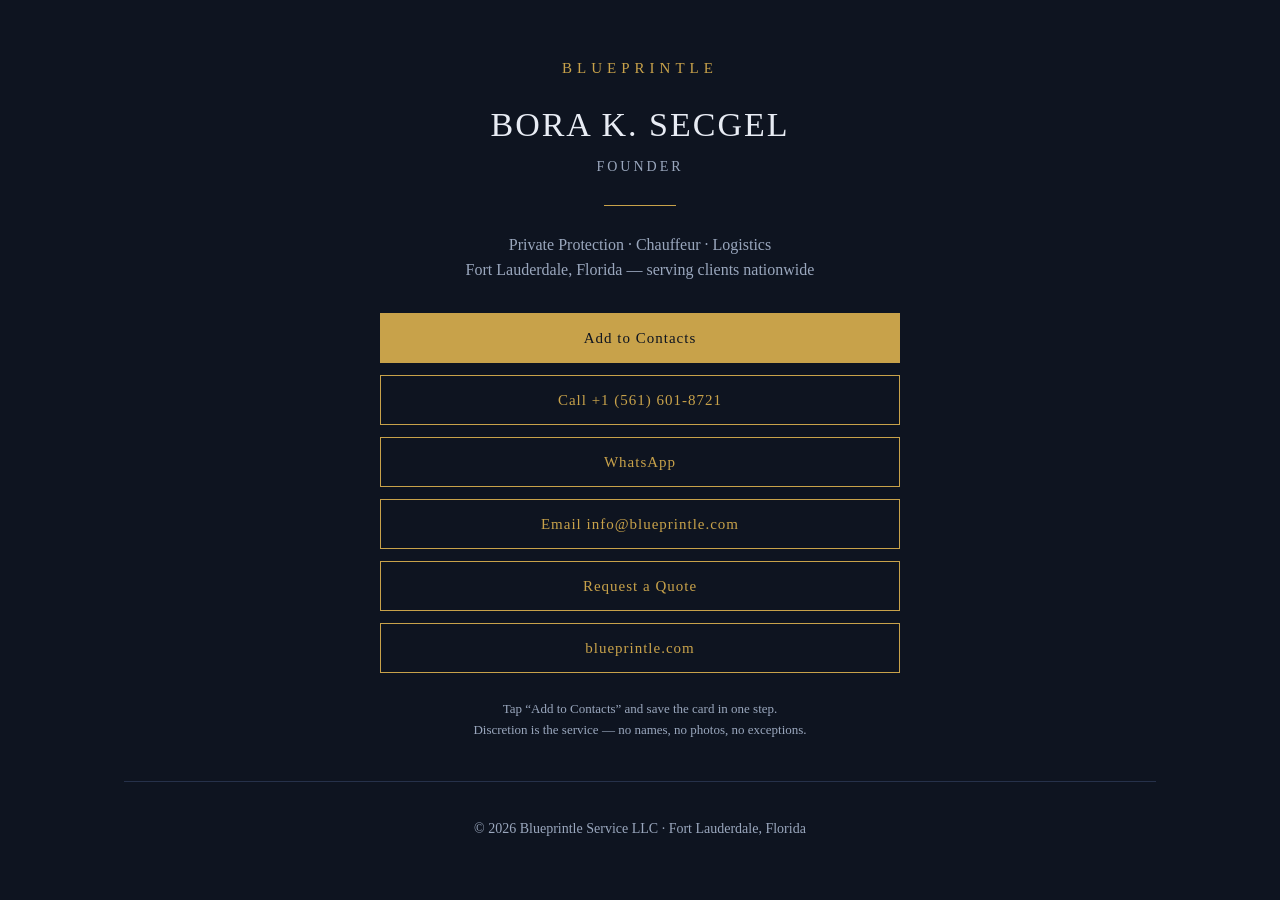
<file: card.html>
<!DOCTYPE html>
<html lang="en">
<head>
<meta charset="UTF-8">
<meta name="viewport" content="width=device-width, initial-scale=1.0">
<title>Bora K. Secgel — Blueprintle Service LLC</title>
  <link rel="canonical" href="https://blueprintle.com/card.html">
<meta name="description" content="Bora K. Secgel, Founder of Blueprintle Service LLC — chauffeur services, private protection and luxury transport based in Fort Lauderdale, Florida.">
<meta name="robots" content="noindex">
<link rel="stylesheet" href="styles.css">
<style>
  .dcard { max-width: 520px; margin: 0 auto; text-align: center; padding: 56px 0 40px; }
  .dcard .mark { font-size: 15px; letter-spacing: 5px; text-transform: uppercase; color: var(--accent); }
  .dcard h1 { font-size: 34px; font-weight: normal; letter-spacing: 2px; margin: 18px 0 4px; }
  .dcard .role { color: var(--muted); letter-spacing: 3px; text-transform: uppercase; font-size: 14px; }
  .dcard .rule { width: 72px; border-top: 1px solid var(--accent); margin: 26px auto; }
  .dcard .tagline { color: var(--muted); font-size: 16px; margin-bottom: 30px; }
  .dcard .actions { display: flex; flex-direction: column; gap: 12px; }
  .dcard .actions .btn { display: block; }
  .dcard .fine { color: var(--muted); font-size: 13px; margin-top: 26px; }
</style>
</head>
<body>
<div class="wrap">
  <div class="dcard">
    <div class="mark">Blueprintle</div>
    <h1>BORA K. SECGEL</h1>
    <div class="role">Founder</div>
    <div class="rule"></div>
    <p class="tagline">Private Protection &middot; Chauffeur &middot; Logistics<br>Fort Lauderdale, Florida &mdash; serving clients nationwide</p>
    <div class="actions">
      <a class="btn solid" href="bora.vcf" download="Bora-K-Secgel-Blueprintle.vcf">Add to Contacts</a>
      <a class="btn" href="tel:+15616018721">Call +1 (561) 601-8721</a>
      <a class="btn" href="https://wa.me/15616018721">WhatsApp</a>
      <a class="btn" href="mailto:info@blueprintle.com">Email info@blueprintle.com</a>
      <a class="btn" href="booking.html">Request a Quote</a>
      <a class="btn" href="index.html">blueprintle.com</a>
    </div>
    <p class="fine">Tap &ldquo;Add to Contacts&rdquo; and save the card in one step.<br>Discretion is the service &mdash; no names, no photos, no exceptions.</p>
  </div>
  <footer class="site">
    <p>&copy; 2026 Blueprintle Service LLC &middot; Fort Lauderdale, Florida</p>
  </footer>
</div>
<script data-goatcounter="https://blueprintleservice.goatcounter.com/count" async src="//gc.zgo.at/count.js"></script>
</body>
</html>
</file>
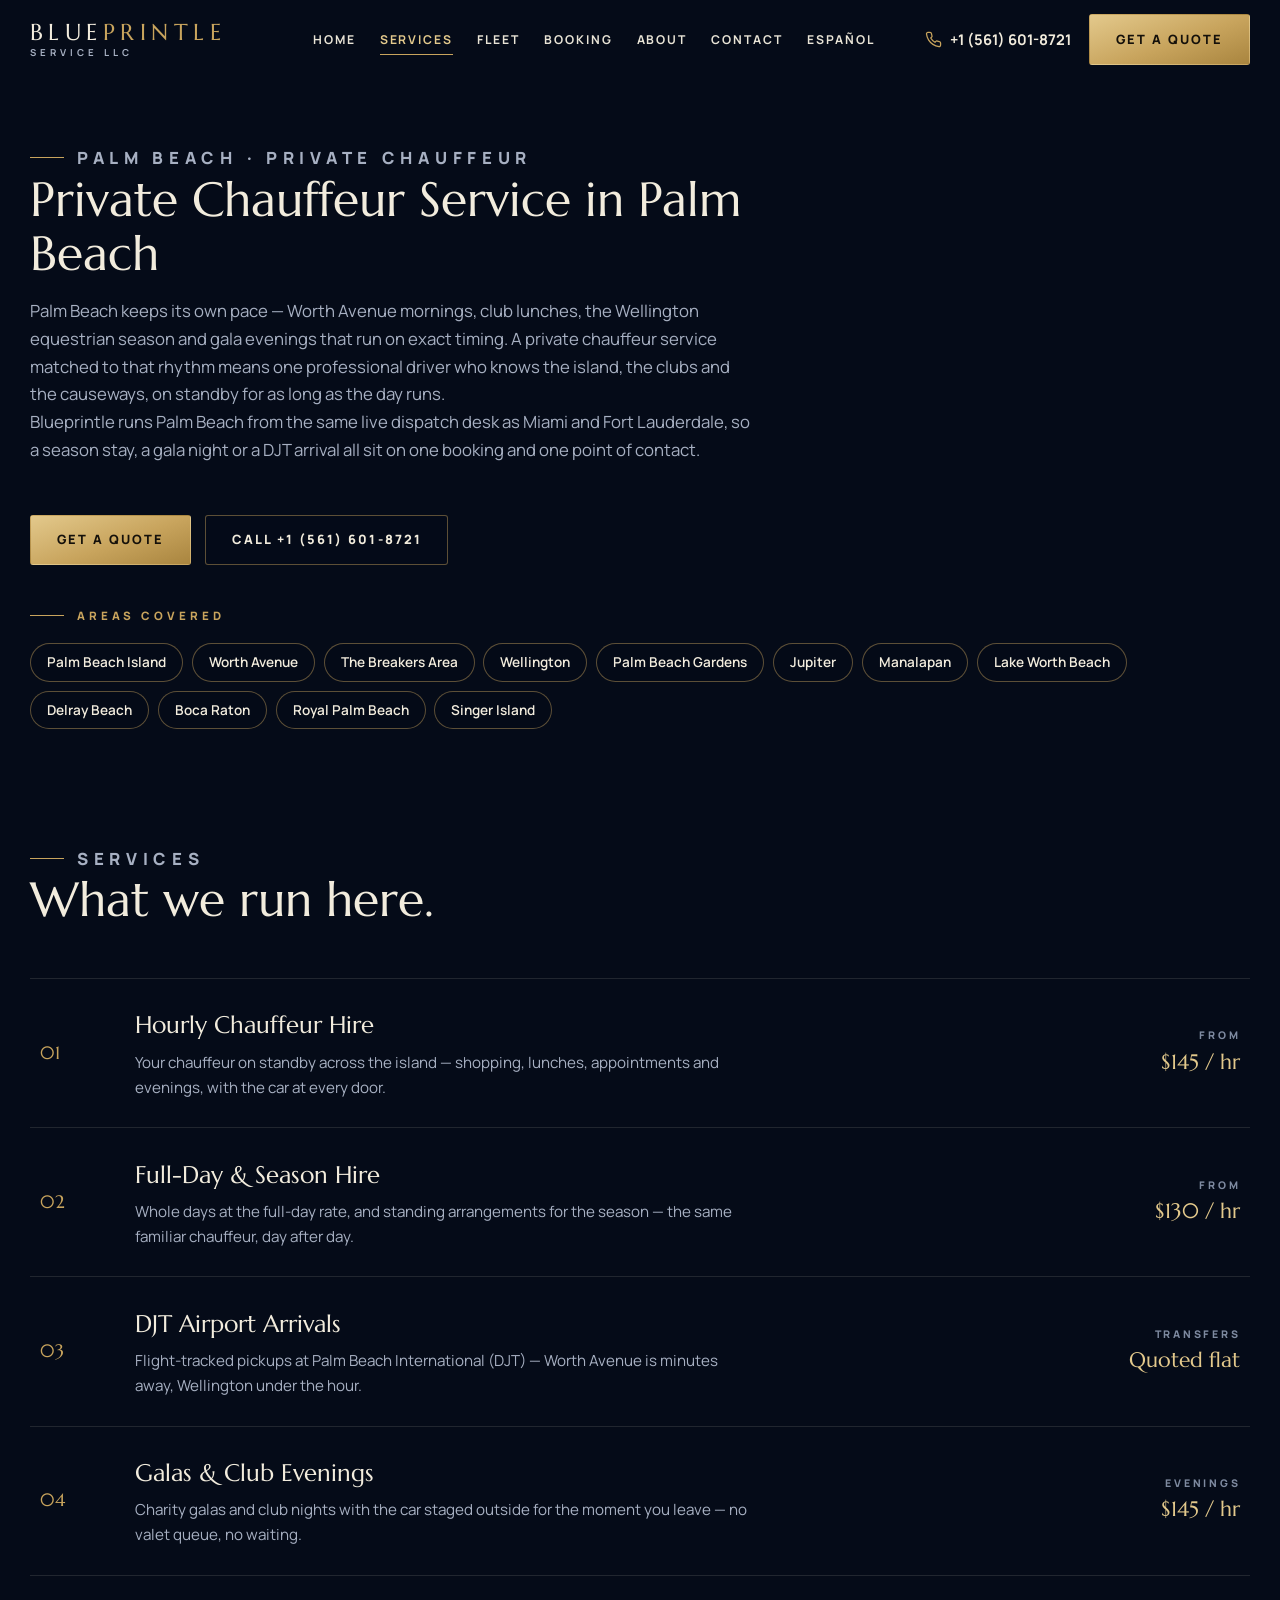
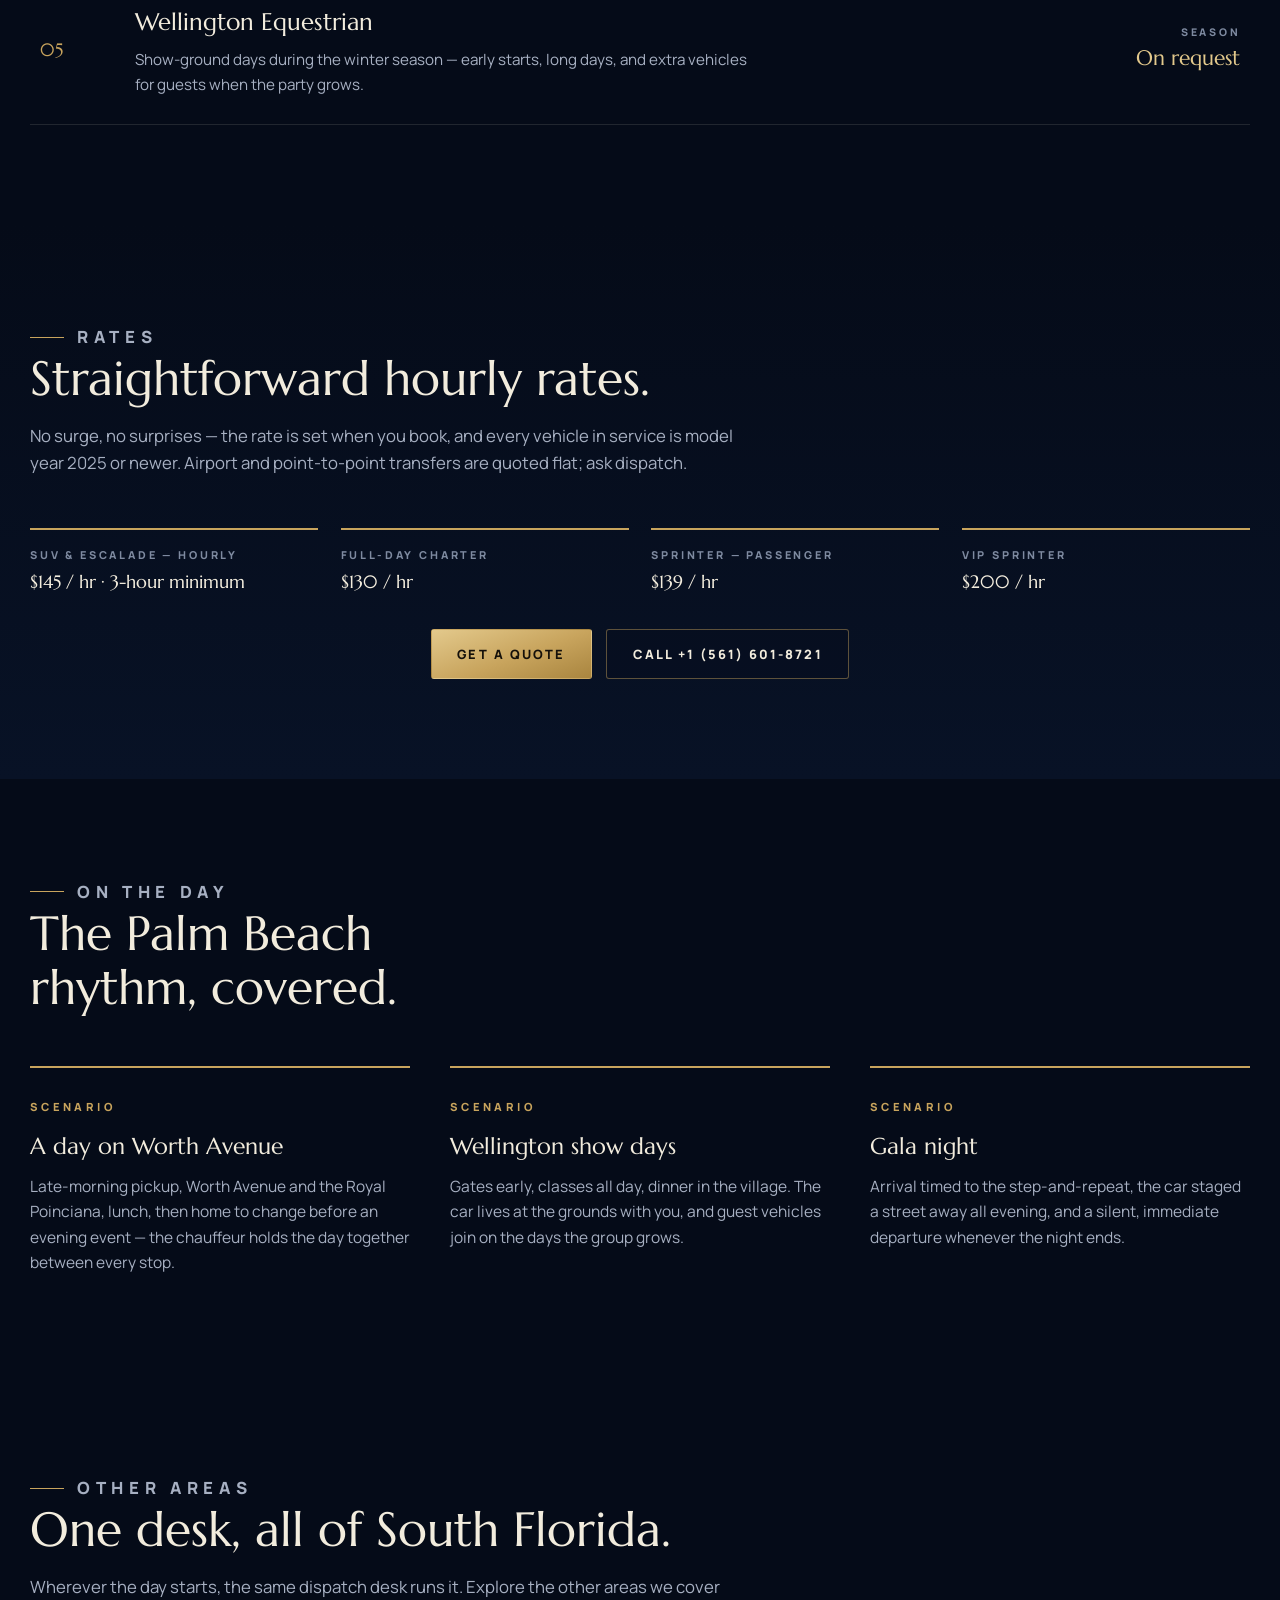
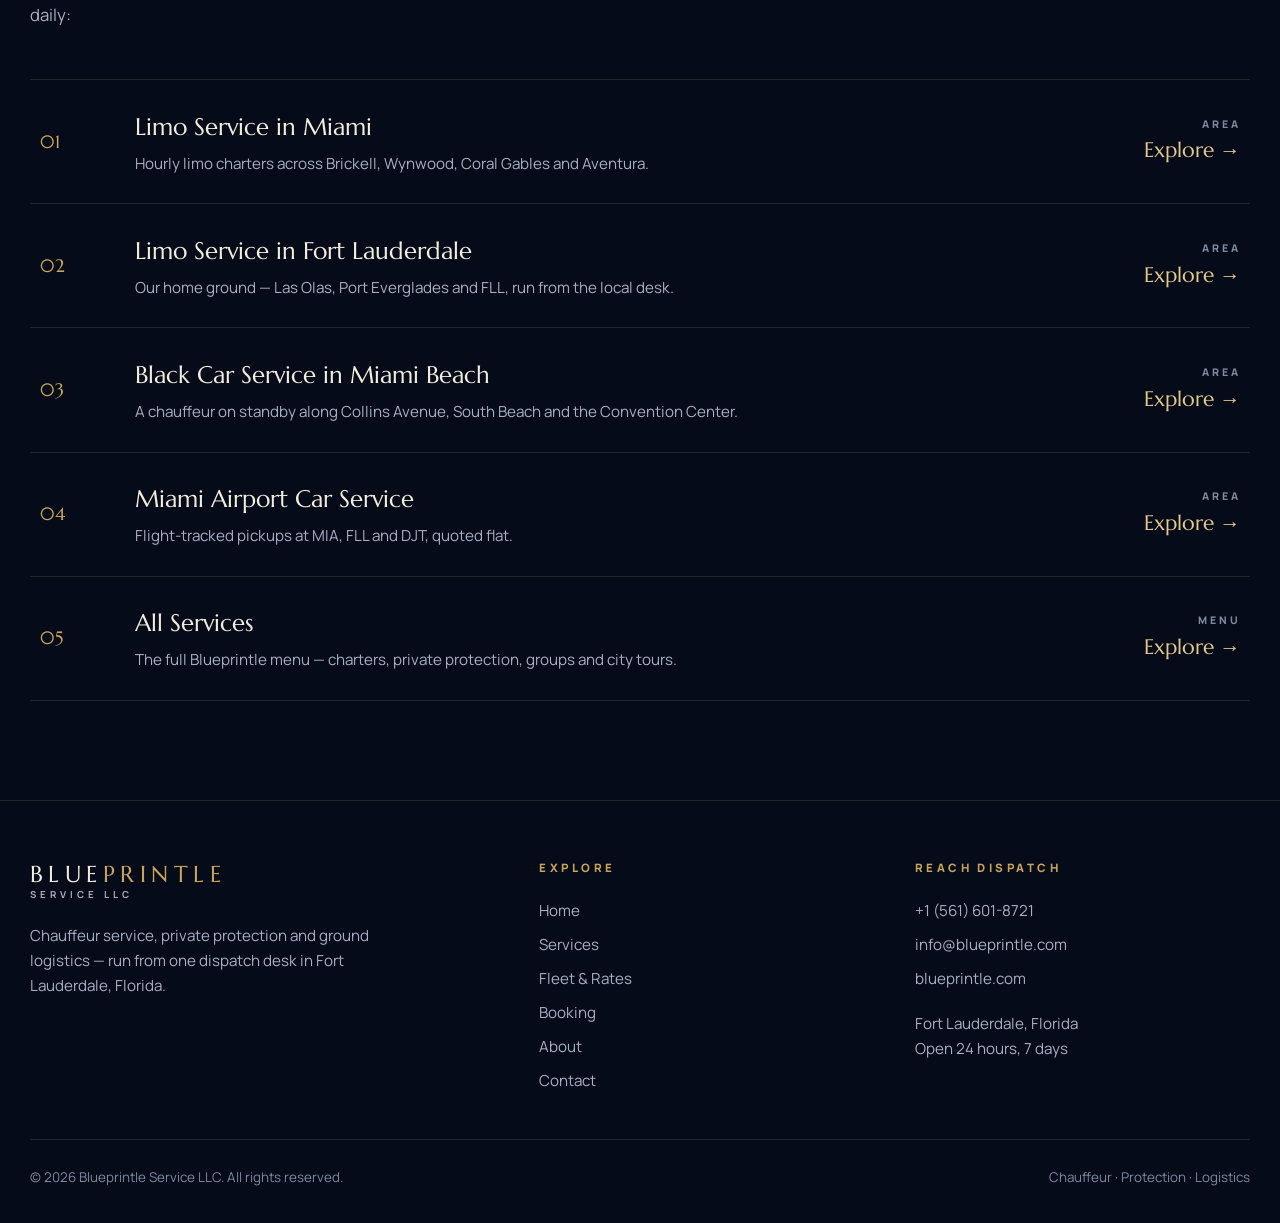
<file: chauffeur-service-palm-beach.html>
<!doctype html>
<html lang="en">
  <head>

    <meta charset="utf-8" />
    <meta name="viewport" content="width=device-width, initial-scale=1, viewport-fit=cover" />
    <meta name="color-scheme" content="dark" />
    <link rel="icon" href="data:," />
    <title>Private Chauffeur Service — Palm Beach, FL | Blueprintle</title>
  <link rel="canonical" href="https://blueprintle.com/chauffeur-service-palm-beach.html">
    <meta name="description" content="Private chauffeur service in Palm Beach — hourly and full-day hire for Worth Avenue, the Wellington season, charity galas and DJT airport arrivals, year-round." />
    <link rel="preconnect" href="https://fonts.googleapis.com" />
    <link rel="preconnect" href="https://fonts.gstatic.com" crossorigin />
    <link href="https://fonts.googleapis.com/css2?family=Marcellus&family=Manrope:wght@400;500;600;700;800&display=swap" rel="stylesheet" />
    <style>
      :root{
        --navy-950:#050b18;
        --navy-900:#081226;
        --navy-850:#0b1a33;
        --navy-800:#10233f;
        --navy-700:#1a3357;
        --gold:#c8a45d;
        --gold-soft:#e3c98c;
        --gold-dim:rgba(200,164,93,.45);
        --ivory:#f2ecdd;
        --paper:#e9e4d6;
        --muted:#a7b0c2;
        --muted-2:#7e8aa0;
        --line:rgba(200,164,93,.22);
        --line-soft:rgba(233,228,214,.12);
        --radius:14px;
        --font-display:"Marcellus", Georgia, serif;
        --font-body:"Manrope", -apple-system, "Segoe UI", sans-serif;
      }
      *{ box-sizing:border-box; }
      html{ scroll-behavior:smooth; }
      body{
        margin:0; background:var(--navy-950); color:var(--paper);
        font-family:var(--font-body); font-size:16.5px; line-height:1.65;
        -webkit-font-smoothing:antialiased;
      }
      img{ max-width:100%; display:block; }
      a{ color:inherit; }
      button, [role="button"], select, summary, input:not([type="checkbox"],[type="radio"]){ min-height:2.25rem; }
      ::selection{ background:var(--gold); color:var(--navy-950); }

      .wrap{ width:min(1220px, 100% - 3rem); margin-inline:auto; }
      .display{ font-family:var(--font-display); font-weight:400; letter-spacing:.01em; }
      .gold{ color:var(--gold); }

      /* ---------- Header ---------- */
      header{
        position:fixed; inset:0 0 auto 0; z-index:60;
        transition:background .35s ease, border-color .35s ease, box-shadow .35s ease;
        border-bottom:1px solid transparent;
      }
      header.scrolled{ background:rgba(5,11,24,.92); backdrop-filter:blur(14px); border-bottom-color:var(--line-soft); }
      .header-in{ display:flex; align-items:center; gap:1.5rem; padding:.9rem 0; }
      .wordmark{ text-decoration:none; line-height:1; }
      .wordmark .wm-name{ font-family:var(--font-display); font-size:1.42rem; letter-spacing:.24em; color:var(--ivory); }
      .wordmark .wm-name b{ color:var(--gold); font-weight:400; }
      .wordmark .wm-sub{ display:block; margin-top:.28rem; font-size:.6rem; font-weight:700; letter-spacing:.42em; color:var(--muted); text-transform:uppercase; }
      nav.main{ margin-left:auto; display:flex; gap:1.5rem; }
      nav.main a{
        text-decoration:none; font-size:.76rem; font-weight:700; letter-spacing:.16em; text-transform:uppercase; color:var(--paper);
        padding:.55rem 0; position:relative; white-space:nowrap;
      }
      nav.main a::after{ content:""; position:absolute; left:0; bottom:.2rem; width:0; height:1px; background:var(--gold); transition:width .3s ease; }
      nav.main a:hover::after{ width:100%; }
      .header-cta{ display:flex; align-items:center; gap:.9rem; margin-left:1.4rem; }
      .header-phone{ display:flex; align-items:center; gap:.5rem; text-decoration:none; font-weight:700; font-size:.92rem; color:var(--ivory); padding:.5rem .25rem; white-space:nowrap; }
      .header-phone svg{ width:17px; height:17px; stroke:var(--gold); }
      .btn{
        display:inline-flex; align-items:center; justify-content:center; gap:.55rem;
        font-family:var(--font-body); font-weight:800; font-size:.8rem; letter-spacing:.16em; text-transform:uppercase;
        text-decoration:none; cursor:pointer; border:1px solid transparent;
        padding:.85rem 1.6rem; border-radius:3px; transition:background .25s ease, color .25s ease, border-color .25s ease, transform .25s ease;
        min-height:3rem;
      }
      .btn-gold{ background:linear-gradient(160deg, var(--gold-soft), var(--gold) 55%, #a9853f); color:#14100a; }
      .btn-gold:hover{ transform:translateY(-1px); }
      .btn-ghost{ border-color:var(--gold-dim); color:var(--ivory); background:rgba(5,11,24,.25); }
      .btn-ghost:hover{ border-color:var(--gold); color:var(--gold-soft); }
      .menu-btn{ display:none; margin-left:auto; background:none; border:1px solid var(--line-soft); border-radius:6px; width:44px; height:44px; align-items:center; justify-content:center; cursor:pointer; }
      .menu-btn svg{ width:22px; height:22px; stroke:var(--ivory); }
      .mobile-nav{ display:none; }
      .mobile-nav.open{ display:block; background:rgba(5,11,24,.97); border-top:1px solid var(--line-soft); padding:.5rem 0 1.2rem; }
      .mobile-nav a{ display:block; padding:.85rem 0; text-decoration:none; font-weight:700; letter-spacing:.14em; text-transform:uppercase; font-size:.85rem; border-bottom:1px solid var(--line-soft); }
      .mobile-nav a:last-child{ border-bottom:none; }

      /* ---------- Hero ---------- */
      .hero{ position:relative; min-height:100svh; display:flex; flex-direction:column; justify-content:flex-end; overflow:hidden; }
      .hero-bg{ position:absolute; inset:0; }
      .hero-bg img{ width:100%; height:100%; object-fit:cover; object-position:center 62%; }
      .hero-bg::after{
        content:""; position:absolute; inset:0;
        background:
          linear-gradient(90deg, rgba(5,11,24,.93) 0%, rgba(5,11,24,.72) 42%, rgba(5,11,24,.18) 78%, rgba(5,11,24,.35) 100%),
          linear-gradient(0deg, var(--navy-950) 2%, rgba(5,11,24,0) 34%),
          linear-gradient(180deg, rgba(5,11,24,.55) 0%, rgba(5,11,24,0) 22%);
      }
      .hero-in{ position:relative; z-index:2; padding:9.5rem 0 3.2rem; max-width:760px; }
      .hero-loc{ display:flex; align-items:center; gap:.8rem; font-size:.74rem; font-weight:800; letter-spacing:.34em; text-transform:uppercase; color:var(--gold-soft); margin:0 0 1.4rem; }
      .hero-loc::before{ content:""; width:44px; height:1px; background:var(--gold); }
      .hero h1{ font-family:var(--font-display); font-weight:400; font-size:clamp(2.7rem, 6.4vw, 4.9rem); line-height:1.06; color:var(--ivory); margin:0 0 1.4rem; }
      .hero h1 em{ font-style:normal; color:var(--gold); }
      .hero p.lede{ font-size:1.13rem; color:#d8dcea; max-width:34rem; margin:0 0 2.2rem; }
      .hero-ctas{ display:flex; flex-wrap:wrap; gap:.9rem; }
      .hero-facts{
        position:relative; z-index:2; border-top:1px solid var(--line-soft);
        display:grid; grid-template-columns:repeat(3, 1fr);
      }
      .hero-fact{ padding:1.35rem 1.6rem 1.5rem 0; display:flex; gap:.9rem; align-items:flex-start; }
      .hero-fact + .hero-fact{ border-left:1px solid var(--line-soft); padding-left:1.6rem; }
      .hero-fact svg{ width:22px; height:22px; flex:none; stroke:var(--gold); margin-top:.15rem; }
      .hero-fact strong{ display:block; color:var(--ivory); font-size:.95rem; letter-spacing:.02em; }
      .hero-fact span{ color:var(--muted); font-size:.86rem; line-height:1.45; display:block; }

      /* ---------- Sections ---------- */
      section{ padding:6.2rem 0; }
      .sec-head{ max-width:720px; margin-bottom:3.2rem; }
      .sec-head.center{ margin-inline:auto; text-align:center; }
      .sec-tag{ font-size:.72rem; font-weight:800; letter-spacing:.34em; text-transform:uppercase; color:var(--gold); margin:0 0 1rem; display:flex; align-items:center; gap:.8rem; }
      .sec-head.center .sec-tag{ justify-content:center; }
      .sec-tag::before{ content:""; width:34px; height:1px; background:var(--gold); }
      .sec-head.center .sec-tag::after{ content:""; width:34px; height:1px; background:var(--gold); }
      h2{ font-family:var(--font-display); font-weight:400; font-size:clamp(2rem, 4vw, 3rem); line-height:1.14; color:var(--ivory); margin:0 0 1rem; }
      .sec-head p{ color:var(--muted); margin:0; font-size:1.05rem; }

      /* ---------- Trio (signature) ---------- */
      .trio{ background:linear-gradient(180deg, var(--navy-950), var(--navy-900) 55%, var(--navy-950)); }
      .trio-grid{ display:grid; grid-template-columns:1fr 1.25fr; gap:4.5rem; align-items:start; }
      .trio-intro p{ color:var(--muted); font-size:1.06rem; }
      .trio-intro .big-line{ font-family:var(--font-display); font-size:1.5rem; color:var(--ivory); line-height:1.4; margin:1.6rem 0 0; }
      .trio-rows{ border-top:1px solid var(--line-soft); }
      .trio-row{ display:grid; grid-template-columns:64px 1fr; gap:1.4rem; padding:1.9rem 0; border-bottom:1px solid var(--line-soft); }
      .trio-row .num{ font-family:var(--font-display); font-size:1.7rem; color:var(--gold); line-height:1; padding-top:.2rem; }
      .trio-row h3{ margin:0 0 .45rem; font-family:var(--font-display); font-weight:400; font-size:1.45rem; color:var(--ivory); letter-spacing:.02em; }
      .trio-row p{ margin:0; color:var(--muted); font-size:.98rem; }

      /* ---------- Protection feature ---------- */
      .feature{ padding:0; }
      .feature-grid{ display:grid; grid-template-columns:1.05fr 1fr; min-height:640px; }
      .feature-media{ position:relative; overflow:hidden; }
      .feature-media img{ position:absolute; inset:0; width:100%; height:100%; object-fit:cover; }
      .feature-media::after{ content:""; position:absolute; inset:0; background:linear-gradient(90deg, rgba(5,11,24,0) 55%, rgba(5,11,24,.55)); }
      .feature-body{ background:var(--navy-850); padding:5.5rem clamp(1.5rem, 5vw, 4.5rem); display:flex; flex-direction:column; justify-content:center; }
      .feature-body p{ color:var(--muted); }
      .check-list{ list-style:none; margin:1.8rem 0 2.4rem; padding:0; display:grid; gap:1rem; }
      .check-list li{ display:flex; gap:.85rem; align-items:flex-start; color:var(--paper); font-size:1rem; }
      .check-list svg{ width:20px; height:20px; flex:none; stroke:var(--gold); margin-top:.2rem; }
      .feature-note{ border-left:2px solid var(--gold); padding:.2rem 0 .2rem 1.1rem; color:var(--muted); font-size:.94rem; margin:0 0 2.4rem; }
      .feature-note strong{ color:var(--ivory); }

      /* ---------- Dispatch / live tracking ---------- */
      .dispatch{ background:var(--navy-900); border-block:1px solid var(--line-soft); }
      .dispatch-grid{ display:grid; grid-template-columns:1fr 1fr; gap:4.5rem; align-items:center; }
      .dispatch-copy p{ color:var(--muted); }
      .dispatch-points{ margin-top:2rem; display:grid; gap:1.4rem; }
      .dispatch-point{ display:flex; gap:1rem; }
      .dispatch-point svg{ width:24px; height:24px; flex:none; stroke:var(--gold); margin-top:.15rem; }
      .dispatch-point strong{ color:var(--ivory); display:block; margin-bottom:.15rem; }
      .dispatch-point span{ color:var(--muted); font-size:.95rem; }
      .track-card{
        background:var(--navy-950); border:1px solid var(--line); border-radius:var(--radius);
        padding:1.8rem; box-shadow:0 30px 60px rgba(0,0,0,.45);
      }
      .track-top{ display:flex; align-items:center; justify-content:space-between; gap:1rem; padding-bottom:1.2rem; border-bottom:1px solid var(--line-soft); }
      .track-top .t-label{ font-size:.68rem; font-weight:800; letter-spacing:.3em; text-transform:uppercase; color:var(--muted-2); }
      .track-top .t-route{ font-family:var(--font-display); font-size:1.25rem; color:var(--ivory); margin-top:.3rem; }
      .live-pill{ display:inline-flex; align-items:center; gap:.5rem; font-size:.7rem; font-weight:800; letter-spacing:.22em; color:#8fe3b0; border:1px solid rgba(110,220,150,.4); border-radius:999px; padding:.42rem .8rem; }
      .live-dot{ width:8px; height:8px; border-radius:50%; background:#5fd68b; animation:pulse 1.8s infinite; }
      @keyframes pulse{ 0%{ box-shadow:0 0 0 0 rgba(95,214,139,.45);} 70%{ box-shadow:0 0 0 9px rgba(95,214,139,0);} 100%{ box-shadow:0 0 0 0 rgba(95,214,139,0);} }
      .track-steps{ list-style:none; margin:1.4rem 0 0; padding:0; }
      .track-steps li{ display:flex; gap:1rem; padding:.65rem 0; position:relative; }
      .track-steps li::before{ content:""; position:absolute; left:9px; top:2rem; bottom:-.4rem; width:1px; background:var(--line-soft); }
      .track-steps li:last-child::before{ display:none; }
      .step-dot{ width:19px; height:19px; flex:none; border-radius:50%; border:1px solid var(--gold-dim); display:flex; align-items:center; justify-content:center; margin-top:.2rem; background:var(--navy-950); z-index:1; }
      .step-dot svg{ width:11px; height:11px; stroke:var(--gold); }
      .step-dot.now{ background:var(--gold); border-color:var(--gold); }
      .step-dot.now i{ width:7px; height:7px; border-radius:50%; background:var(--navy-950); display:block; }
      .track-steps strong{ color:var(--ivory); font-size:.98rem; display:block; }
      .track-steps span{ color:var(--muted-2); font-size:.86rem; }
      .track-foot{ margin-top:1.4rem; padding-top:1.2rem; border-top:1px solid var(--line-soft); display:flex; justify-content:space-between; gap:1rem; flex-wrap:wrap; }
      .track-foot div span{ display:block; font-size:.68rem; font-weight:800; letter-spacing:.26em; text-transform:uppercase; color:var(--muted-2); }
      .track-foot div strong{ color:var(--ivory); font-family:var(--font-display); font-size:1.05rem; letter-spacing:.03em; }

      /* ---------- Services list ---------- */
      .svc-list{ border-top:1px solid var(--line-soft); }
      .svc-row{
        display:grid; grid-template-columns:70px 1fr auto; gap:1.6rem; align-items:center;
        padding:1.7rem .6rem; border-bottom:1px solid var(--line-soft); text-decoration:none;
        transition:background .25s ease, padding-left .25s ease;
      }
      .svc-row:hover{ background:rgba(200,164,93,.05); padding-left:1.1rem; }
      .svc-row .idx{ font-family:var(--font-display); color:var(--gold); font-size:1.15rem; }
      .svc-row h3{ margin:0 0 .25rem; font-family:var(--font-display); font-weight:400; font-size:1.5rem; color:var(--ivory); }
      .svc-row p{ margin:0; color:var(--muted); font-size:.95rem; max-width:620px; }
      .svc-row .price{ text-align:right; }
      .svc-row .price span{ display:block; font-size:.66rem; font-weight:800; letter-spacing:.26em; text-transform:uppercase; color:var(--muted-2); }
      .svc-row .price strong{ font-family:var(--font-display); font-size:1.3rem; color:var(--gold-soft); font-weight:400; white-space:nowrap; }

      /* ---------- Fleet / rates ---------- */
      .fleet{ background:linear-gradient(180deg, var(--navy-950), var(--navy-900)); }
      .fleet-grid{ display:grid; grid-template-columns:repeat(3, 1fr); gap:1.4rem; }
      .car-card{ background:var(--navy-850); border:1px solid var(--line-soft); border-radius:var(--radius); overflow:hidden; display:flex; flex-direction:column; }
      .car-card .car-img{ aspect-ratio:16/10; overflow:hidden; }
      .car-card .car-img img{ width:100%; height:100%; object-fit:cover; transition:transform .6s ease; }
      .car-card:hover .car-img img{ transform:scale(1.045); }
      .car-body{ padding:1.6rem 1.6rem 1.8rem; display:flex; flex-direction:column; gap:.4rem; flex:1; }
      .car-body h3{ margin:0; font-family:var(--font-display); font-weight:400; font-size:1.4rem; color:var(--ivory); }
      .car-body .car-sub{ color:var(--muted); font-size:.92rem; margin:0 0 .8rem; }
      .car-meta{ display:flex; gap:1.2rem; flex-wrap:wrap; margin-bottom:1.1rem; }
      .car-meta span{ display:inline-flex; align-items:center; gap:.45rem; color:var(--muted); font-size:.85rem; }
      .car-meta svg{ width:16px; height:16px; stroke:var(--gold); }
      .car-price{ margin-top:auto; padding-top:1.1rem; border-top:1px solid var(--line-soft); display:flex; align-items:baseline; justify-content:space-between; }
      .car-price .from{ font-size:.68rem; font-weight:800; letter-spacing:.24em; text-transform:uppercase; color:var(--muted-2); }
      .car-price .amount{ font-family:var(--font-display); font-size:1.65rem; color:var(--gold-soft); }
      .car-price .amount small{ font-size:.85rem; color:var(--muted); font-family:var(--font-body); }
      .fleet-note{ margin-top:1.6rem; color:var(--muted); font-size:.93rem; text-align:center; }
      .fleet-note strong{ color:var(--ivory); }

      /* ---------- Coverage band ---------- */
      .coverage{ position:relative; padding:7.5rem 0; overflow:hidden; }
      .coverage-bg{ position:absolute; inset:0; }
      .coverage-bg img{ width:100%; height:100%; object-fit:cover; }
      .coverage-bg::after{ content:""; position:absolute; inset:0; background:linear-gradient(90deg, rgba(5,11,24,.94) 8%, rgba(5,11,24,.62) 55%, rgba(5,11,24,.35)); }
      .coverage-in{ position:relative; z-index:2; max-width:640px; }
      .coverage-in p{ color:#cfd6e4; }
      .city-chips{ display:flex; flex-wrap:wrap; gap:.55rem; margin-top:1.8rem; }
      .city-chips span{ border:1px solid var(--gold-dim); color:var(--ivory); border-radius:999px; padding:.45rem 1rem; font-size:.85rem; font-weight:600; background:rgba(5,11,24,.45); }

      /* ---------- Steps ---------- */
      .steps-grid{ display:grid; grid-template-columns:repeat(3, 1fr); gap:2.5rem; }
      .step{ border-top:2px solid var(--gold); padding-top:1.4rem; }
      .step .step-k{ font-size:.7rem; font-weight:800; letter-spacing:.3em; text-transform:uppercase; color:var(--gold); }
      .step h3{ font-family:var(--font-display); font-weight:400; font-size:1.45rem; color:var(--ivory); margin:.6rem 0 .5rem; }
      .step p{ color:var(--muted); margin:0; font-size:.97rem; }

      /* ---------- Quote ---------- */
      .quote{ background:var(--navy-900); border-top:1px solid var(--line-soft); }
      .quote-grid{ display:grid; grid-template-columns:1fr 1.2fr; gap:4rem; align-items:start; }
      .quote-copy p{ color:var(--muted); }
      .quote-direct{ margin-top:2rem; display:grid; gap:1rem; }
      .quote-direct a{ display:flex; align-items:center; gap:1rem; text-decoration:none; padding:1rem 1.1rem; border:1px solid var(--line-soft); border-radius:10px; transition:border-color .25s ease; }
      .quote-direct a:hover{ border-color:var(--gold); }
      .quote-direct svg{ width:22px; height:22px; stroke:var(--gold); flex:none; }
      .quote-direct span small{ display:block; color:var(--muted-2); font-size:.72rem; font-weight:800; letter-spacing:.22em; text-transform:uppercase; }
      .quote-direct span strong{ color:var(--ivory); font-size:1.02rem; }
      form.quote-form{ background:var(--navy-950); border:1px solid var(--line); border-radius:var(--radius); padding:2rem; }
      .form-grid{ display:grid; grid-template-columns:1fr 1fr; gap:1.1rem; }
      .field{ display:flex; flex-direction:column; gap:.4rem; }
      .field.full{ grid-column:1 / -1; }
      .field label{ font-size:.7rem; font-weight:800; letter-spacing:.22em; text-transform:uppercase; color:var(--muted); }
      .field input, .field select, .field textarea{
        background:var(--navy-850); border:1px solid var(--line-soft); border-radius:8px; color:var(--ivory);
        font-family:var(--font-body); font-size:1rem; padding:.72rem .9rem; width:100%;
      }
      .field textarea{ min-height:5.2rem; resize:vertical; }
      .field input:focus, .field select:focus, .field textarea:focus{ outline:2px solid var(--gold-dim); border-color:var(--gold); }
      .estimate{
        margin-top:1.4rem; border:1px dashed var(--gold-dim); border-radius:10px; padding:1.1rem 1.2rem;
        display:flex; align-items:center; justify-content:space-between; gap:1rem; flex-wrap:wrap;
      }
      .estimate .est-label{ font-size:.7rem; font-weight:800; letter-spacing:.24em; text-transform:uppercase; color:var(--muted); }
      .estimate .est-value{ font-family:var(--font-display); font-size:1.9rem; color:var(--gold-soft); line-height:1; }
      .estimate .est-note{ width:100%; color:var(--muted-2); font-size:.82rem; }
      .form-actions{ display:flex; gap:.8rem; flex-wrap:wrap; margin-top:1.4rem; }
      .form-actions .btn{ flex:1; }
      .form-sent{ display:none; margin-top:1.2rem; border:1px solid rgba(110,220,150,.4); color:#b9f0cd; border-radius:10px; padding:1rem 1.2rem; font-size:.95rem; }

      /* ---------- Footer ---------- */
      footer{ border-top:1px solid var(--line-soft); padding:3.6rem 0 2.2rem; background:var(--navy-950); }
      .footer-grid{ display:grid; grid-template-columns:1.4fr 1fr 1fr; gap:2.5rem; margin-bottom:2.6rem; }
      footer h4{ font-size:.72rem; font-weight:800; letter-spacing:.3em; text-transform:uppercase; color:var(--gold); margin:0 0 1rem; }
      footer p, footer a{ color:var(--muted); font-size:.95rem; }
      footer a{ text-decoration:none; display:block; padding:.28rem 0; }
      footer a:hover{ color:var(--gold-soft); }
      .footer-bottom{ border-top:1px solid var(--line-soft); padding-top:1.6rem; display:flex; justify-content:space-between; gap:1rem; flex-wrap:wrap; color:var(--muted-2); font-size:.84rem; }

      /* ---------- Mobile call bar ---------- */
      .mobile-bar{
        display:none; position:fixed; inset:auto 0 0 0; z-index:70;
        background:rgba(5,11,24,.96); backdrop-filter:blur(12px); border-top:1px solid var(--line);
        padding:.6rem .8rem calc(.6rem + env(safe-area-inset-bottom)); gap:.6rem;
      }
      .mobile-bar a{ flex:1; }

      .reveal{ opacity:0; transform:translateY(22px); transition:opacity .7s ease, transform .7s ease; }
      .reveal.in{ opacity:1; transform:none; }
      @media (prefers-reduced-motion: reduce){
        html{ scroll-behavior:auto; }
        .reveal{ opacity:1; transform:none; transition:none; }
        .live-dot{ animation:none; }
        .car-card .car-img img{ transition:none; }
      }

      @media (max-width: 1020px){
        nav.main, .header-cta{ display:none; }
        .menu-btn{ display:flex; }
        .trio-grid, .dispatch-grid, .quote-grid{ grid-template-columns:1fr; gap:2.8rem; }
        .feature-grid{ grid-template-columns:1fr; min-height:0; }
        .feature-media{ height:380px; position:relative; }
        .feature-media img{ position:absolute; }
        .fleet-grid{ grid-template-columns:1fr 1fr; }
        .steps-grid{ grid-template-columns:1fr; gap:1.8rem; }
        .footer-grid{ grid-template-columns:1fr 1fr; }
      }
      @media (max-width: 640px){
        body{ font-size:16px; }
        section{ padding:4.2rem 0; }
        .wrap{ width:calc(100% - 2.2rem); }
        .hero-in{ padding-top:7.5rem; }
        .hero-bg img{ object-position:74% 58%; }
        .mobile-bar .btn{ font-size:.72rem; letter-spacing:.1em; padding:.8rem .5rem; white-space:nowrap; }
        .hero-facts{ grid-template-columns:1fr; }
        .hero-fact{ padding:1rem 0; }
        .hero-fact + .hero-fact{ border-left:none; border-top:1px solid var(--line-soft); padding-left:0; }
        .fleet-grid{ grid-template-columns:1fr; }
        .form-grid{ grid-template-columns:1fr; }
        .svc-row{ grid-template-columns:1fr; gap:.4rem; padding:1.4rem .4rem; }
        .svc-row .price{ text-align:left; }
        .svc-row .idx{ display:none; }
        .footer-grid{ grid-template-columns:1fr; }
        .mobile-bar{ display:flex; }
        body{ padding-bottom:74px; }
        .feature-body{ padding:3.2rem 1.4rem; }
        form.quote-form{ padding:1.4rem; }
      }
      /* ---------- Static pages ---------- */
      [id]{ scroll-margin-top:92px; }
      nav.main a.active{ color:var(--gold-soft); }
      nav.main a.active::after{ width:100%; }
      .mobile-nav a.active{ color:var(--gold-soft); }
      .page-top{ padding-top:9rem; }
      @media (max-width: 1200px){ .header-phone{ display:none; } }

      /* ---------- About ---------- */
      .about-cols{ display:grid; grid-template-columns:1fr 1fr; gap:2.5rem; }
      .about-cols p{ color:var(--muted); margin:0; }
      .about-facts{ display:grid; grid-template-columns:repeat(4, 1fr); gap:1.4rem; margin-top:2.8rem; }
      .about-fact{ border-top:2px solid var(--gold); padding-top:1rem; }
      .about-fact span{ display:block; font-size:.68rem; font-weight:800; letter-spacing:.26em; text-transform:uppercase; color:var(--muted-2); margin-bottom:.35rem; }
      .about-fact strong{ color:var(--ivory); font-family:var(--font-display); font-weight:400; font-size:1.12rem; line-height:1.35; display:block; }
      .about-ctas{ display:flex; flex-wrap:wrap; gap:.9rem; margin-top:2.6rem; }

      /* ---------- Fleet CTA ---------- */
      .fleet-cta{ display:flex; gap:.9rem; justify-content:center; flex-wrap:wrap; margin-top:2.2rem; }

      /* ---------- Contact ---------- */
      .contact-grid{ display:grid; grid-template-columns:1fr 1fr; gap:4rem; align-items:start; }
      .contact-grid > div > p{ color:var(--muted); }
      .contact-card{ background:var(--navy-850); border:1px solid var(--line); border-radius:var(--radius); padding:2rem; }
      .contact-card h3{ font-family:var(--font-display); font-weight:400; font-size:1.4rem; color:var(--ivory); margin:0 0 1.4rem; }
      .contact-row{ display:flex; justify-content:space-between; gap:1.5rem; padding:.85rem 0; border-top:1px solid var(--line-soft); }
      .contact-row span{ font-size:.68rem; font-weight:800; letter-spacing:.24em; text-transform:uppercase; color:var(--muted-2); padding-top:.2rem; white-space:nowrap; }
      .contact-row strong{ color:var(--paper); font-weight:600; text-align:right; }
      .contact-card .btn{ margin-top:1.6rem; width:100%; }
      .contact-card .cc-note{ color:var(--muted); font-size:.9rem; margin:1.2rem 0 0; }

      @media (max-width: 1020px){
        .about-facts{ grid-template-columns:1fr 1fr; }
        .contact-grid{ grid-template-columns:1fr; gap:2.8rem; }
      }
      @media (max-width: 640px){
        .page-top{ padding-top:6.8rem; }
        .about-cols{ grid-template-columns:1fr; gap:1.2rem; }
        .about-facts{ grid-template-columns:1fr; }
      }
    
      .form-sent.err{ border-color:rgba(232,120,120,.55); color:#f2c1c1; }
      .form-actions .btn[disabled]{ opacity:.55; cursor:wait; transform:none; }

    
      /* ---------- Landing pages ---------- */
      .sec-head h1{ font-family:var(--font-display); font-weight:400; font-size:clamp(2rem, 4vw, 3rem); line-height:1.14; color:var(--ivory); margin:0 0 1rem; }
    </style>
  </head>
  <body>

<!-- ================= HEADER ================= -->
    <header id="siteHeader">
      <div class="wrap header-in">
        <a class="wordmark" href="index.html" aria-label="Blueprintle home">
          <span class="wm-name">BLUE<b>PRINTLE</b></span>
          <span class="wm-sub">Service LLC</span>
        </a>
        <nav class="main" aria-label="Main">
          <a href="index.html">Home</a>
          <a href="services.html" class="active" aria-current="page">Services</a>
          <a href="fleet.html">Fleet</a>
          <a href="booking.html">Booking</a>
          <a href="about.html">About</a>
          <a href="contact.html">Contact</a>
          <a href="servicios.html" hreflang="es">Español</a>
        </nav>
        <div class="header-cta">
          <a class="header-phone" href="tel:+15616018721">
            <svg viewBox="0 0 24 24" fill="none" stroke-width="1.8" stroke-linecap="round" stroke-linejoin="round"><path d="M22 16.92v3a2 2 0 0 1-2.18 2 19.79 19.79 0 0 1-8.63-3.07 19.5 19.5 0 0 1-6-6 19.79 19.79 0 0 1-3.07-8.67A2 2 0 0 1 4.11 2h3a2 2 0 0 1 2 1.72c.13.96.36 1.9.7 2.81a2 2 0 0 1-.45 2.11L8.09 9.91a16 16 0 0 0 6 6l1.27-1.27a2 2 0 0 1 2.11-.45c.91.34 1.85.57 2.81.7A2 2 0 0 1 22 16.92z"/></svg>
            +1 (561) 601-8721
          </a>
          <a class="btn btn-gold" href="booking.html">Get a Quote</a>
        </div>
        <button class="menu-btn" id="menuBtn" aria-label="Open menu" aria-expanded="false">
          <svg viewBox="0 0 24 24" fill="none" stroke-width="1.8" stroke-linecap="round"><path d="M4 7h16M4 12h16M4 17h16"/></svg>
        </button>
      </div>
      <div class="mobile-nav" id="mobileNav">
        <div class="wrap">
          <a href="index.html">Home</a>
          <a href="services.html" class="active" aria-current="page">Services</a>
          <a href="fleet.html">Fleet</a>
          <a href="booking.html">Booking</a>
          <a href="about.html">About</a>
          <a href="contact.html">Contact</a>
          <a href="servicios.html" hreflang="es">Español</a>
          <a href="tel:+15616018721">Call +1 (561) 601-8721</a>
        </div>
      </div>
    </header>

<!-- ================= PAGE INTRO ================= -->
    <section class="page-top">
      <div class="wrap">
        <div class="sec-head reveal">
          <p class="sec-tag">Palm Beach · Private Chauffeur</p>
          <h1>Private Chauffeur Service in Palm Beach</h1>
          <p>Palm Beach keeps its own pace — Worth Avenue mornings, club lunches, the Wellington equestrian season and gala evenings that run on exact timing. A private chauffeur service matched to that rhythm means one professional driver who knows the island, the clubs and the causeways, on standby for as long as the day runs.</p>
          <p>Blueprintle runs Palm Beach from the same live dispatch desk as Miami and Fort Lauderdale, so a season stay, a gala night or a DJT arrival all sit on one booking and one point of contact.</p>
        </div>
        <div class="about-ctas reveal" style="margin-top:0; margin-bottom:2.6rem;">
          <a class="btn btn-gold" href="booking.html">Get a Quote</a>
          <a class="btn btn-ghost" href="tel:+15616018721">Call +1 (561) 601-8721</a>
        </div>
        <div class="reveal">
          <p class="sec-tag" style="margin-bottom:1.1rem;">Areas Covered</p>
          <div class="city-chips" style="margin-top:0;">
            <span>Palm Beach Island</span>
            <span>Worth Avenue</span>
            <span>The Breakers Area</span>
            <span>Wellington</span>
            <span>Palm Beach Gardens</span>
            <span>Jupiter</span>
            <span>Manalapan</span>
            <span>Lake Worth Beach</span>
            <span>Delray Beach</span>
            <span>Boca Raton</span>
            <span>Royal Palm Beach</span>
            <span>Singer Island</span>
          </div>
        </div>
      </div>
    </section>

<!-- ================= SERVICES ================= -->
    <section style="padding-top:1rem;">
      <div class="wrap">
        <div class="sec-head reveal">
          <p class="sec-tag">Services</p>
          <h2>What we run here.</h2>
        </div>
        <div class="svc-list reveal">
          <a class="svc-row" href="booking.html">
            <span class="idx">01</span>
            <div>
              <h3>Hourly Chauffeur Hire</h3>
              <p>Your chauffeur on standby across the island — shopping, lunches, appointments and evenings, with the car at every door.</p>
            </div>
            <div class="price"><span>From</span><strong>$145 / hr</strong></div>
          </a>
          <a class="svc-row" href="booking.html">
            <span class="idx">02</span>
            <div>
              <h3>Full-Day &amp; Season Hire</h3>
              <p>Whole days at the full-day rate, and standing arrangements for the season — the same familiar chauffeur, day after day.</p>
            </div>
            <div class="price"><span>From</span><strong>$130 / hr</strong></div>
          </a>
          <a class="svc-row" href="booking.html">
            <span class="idx">03</span>
            <div>
              <h3>DJT Airport Arrivals</h3>
              <p>Flight-tracked pickups at Palm Beach International (DJT) — Worth Avenue is minutes away, Wellington under the hour.</p>
            </div>
            <div class="price"><span>Transfers</span><strong>Quoted flat</strong></div>
          </a>
          <a class="svc-row" href="booking.html">
            <span class="idx">04</span>
            <div>
              <h3>Galas &amp; Club Evenings</h3>
              <p>Charity galas and club nights with the car staged outside for the moment you leave — no valet queue, no waiting.</p>
            </div>
            <div class="price"><span>Evenings</span><strong>$145 / hr</strong></div>
          </a>
          <a class="svc-row" href="booking.html">
            <span class="idx">05</span>
            <div>
              <h3>Wellington Equestrian</h3>
              <p>Show-ground days during the winter season — early starts, long days, and extra vehicles for guests when the party grows.</p>
            </div>
            <div class="price"><span>Season</span><strong>On request</strong></div>
          </a>
        </div>
      </div>
    </section>

    <section class="fleet">
      <div class="wrap">
        <div class="sec-head reveal">
          <p class="sec-tag">Rates</p>
          <h2>Straightforward hourly rates.</h2>
          <p>No surge, no surprises — the rate is set when you book, and every vehicle in service is model year 2025 or newer. Airport and point-to-point transfers are quoted flat; ask dispatch.</p>
        </div>
        <div class="about-facts reveal">
          <div class="about-fact"><span>SUV &amp; Escalade — Hourly</span><strong>$145 / hr · 3-hour minimum</strong></div>
          <div class="about-fact"><span>Full-Day Charter</span><strong>$130 / hr</strong></div>
          <div class="about-fact"><span>Sprinter — Passenger</span><strong>$139 / hr</strong></div>
          <div class="about-fact"><span>VIP Sprinter</span><strong>$200 / hr</strong></div>
        </div>
        <div class="fleet-cta reveal">
          <a class="btn btn-gold" href="booking.html">Get a Quote</a>
          <a class="btn btn-ghost" href="tel:+15616018721">Call +1 (561) 601-8721</a>
        </div>
      </div>
    </section>

    <section>
      <div class="wrap">
        <div class="sec-head reveal">
          <p class="sec-tag">On the Day</p>
          <h2>The Palm Beach<br />rhythm, covered.</h2>
        </div>
        <div class="steps-grid">
          <div class="step reveal">
            <span class="step-k">Scenario</span>
            <h3>A day on Worth Avenue</h3>
            <p>Late-morning pickup, Worth Avenue and the Royal Poinciana, lunch, then home to change before an evening event — the chauffeur holds the day together between every stop.</p>
          </div>
          <div class="step reveal">
            <span class="step-k">Scenario</span>
            <h3>Wellington show days</h3>
            <p>Gates early, classes all day, dinner in the village. The car lives at the grounds with you, and guest vehicles join on the days the group grows.</p>
          </div>
          <div class="step reveal">
            <span class="step-k">Scenario</span>
            <h3>Gala night</h3>
            <p>Arrival timed to the step-and-repeat, the car staged a street away all evening, and a silent, immediate departure whenever the night ends.</p>
          </div>
        </div>
      </div>
    </section>

    <section>
      <div class="wrap">
        <div class="sec-head reveal">
          <p class="sec-tag">Other Areas</p>
          <h2>One desk, all of South Florida.</h2>
          <p>Wherever the day starts, the same dispatch desk runs it. Explore the other areas we cover daily:</p>
        </div>
        <div class="svc-list reveal">
          <a class="svc-row" href="limo-service-miami.html">
            <span class="idx">01</span>
            <div>
              <h3>Limo Service in Miami</h3>
              <p>Hourly limo charters across Brickell, Wynwood, Coral Gables and Aventura.</p>
            </div>
            <div class="price"><span>Area</span><strong>Explore →</strong></div>
          </a>
          <a class="svc-row" href="limo-service-fort-lauderdale.html">
            <span class="idx">02</span>
            <div>
              <h3>Limo Service in Fort Lauderdale</h3>
              <p>Our home ground — Las Olas, Port Everglades and FLL, run from the local desk.</p>
            </div>
            <div class="price"><span>Area</span><strong>Explore →</strong></div>
          </a>
          <a class="svc-row" href="black-car-service-miami-beach.html">
            <span class="idx">03</span>
            <div>
              <h3>Black Car Service in Miami Beach</h3>
              <p>A chauffeur on standby along Collins Avenue, South Beach and the Convention Center.</p>
            </div>
            <div class="price"><span>Area</span><strong>Explore →</strong></div>
          </a>
          <a class="svc-row" href="miami-airport-car-service.html">
            <span class="idx">04</span>
            <div>
              <h3>Miami Airport Car Service</h3>
              <p>Flight-tracked pickups at MIA, FLL and DJT, quoted flat.</p>
            </div>
            <div class="price"><span>Area</span><strong>Explore →</strong></div>
          </a>
          <a class="svc-row" href="services.html">
            <span class="idx">05</span>
            <div>
              <h3>All Services</h3>
              <p>The full Blueprintle menu — charters, private protection, groups and city tours.</p>
            </div>
            <div class="price"><span>Menu</span><strong>Explore →</strong></div>
          </a>
        </div>
      </div>
    </section>

<!-- ================= FOOTER ================= -->
    <footer>
      <div class="wrap">
        <div class="footer-grid">
          <div>
            <a class="wordmark" href="index.html" style="text-decoration:none;">
              <span class="wm-name">BLUE<b>PRINTLE</b></span>
              <span class="wm-sub">Service LLC</span>
            </a>
            <p style="margin-top:1.2rem; max-width:22rem;">Chauffeur service, private protection and ground logistics — run from one dispatch desk in Fort Lauderdale, Florida.</p>
          </div>
          <div>
            <h4>Explore</h4>
            <a href="index.html">Home</a>
            <a href="services.html">Services</a>
            <a href="fleet.html">Fleet &amp; Rates</a>
            <a href="booking.html">Booking</a>
            <a href="about.html">About</a>
            <a href="contact.html">Contact</a>
          </div>
          <div>
            <h4>Reach Dispatch</h4>
            <a href="tel:+15616018721">+1 (561) 601-8721</a>
            <a href="mailto:info@blueprintle.com">info@blueprintle.com</a>
            <a href="https://blueprintle.com" target="_blank" rel="noopener">blueprintle.com</a>
            <p>Fort Lauderdale, Florida<br />Open 24 hours, 7 days</p>
          </div>
        </div>
        <div class="footer-bottom">
          <span>© 2026 Blueprintle Service LLC. All rights reserved.</span>
          <span>Chauffeur · Protection · Logistics</span>
        </div>
      </div>
    </footer>

<!-- Mobile call bar -->
    <div class="mobile-bar">
      <a class="btn btn-ghost" href="tel:+15616018721">Call Dispatch</a>
      <a class="btn btn-gold" href="booking.html">Get a Quote</a>
    </div>

    <script>
      (function () {
        var header = document.getElementById('siteHeader');
        function onScroll() { header.classList.toggle('scrolled', window.scrollY > 40); }
        window.addEventListener('scroll', onScroll, { passive: true });
        onScroll();

        var menuBtn = document.getElementById('menuBtn');
        var mobileNav = document.getElementById('mobileNav');
        menuBtn.addEventListener('click', function () {
          var open = mobileNav.classList.toggle('open');
          menuBtn.setAttribute('aria-expanded', open ? 'true' : 'false');
        });
        mobileNav.addEventListener('click', function (e) {
          if (e.target.tagName === 'A') {
            mobileNav.classList.remove('open');
            menuBtn.setAttribute('aria-expanded', 'false');
          }
        });

        if ('IntersectionObserver' in window) {
          var io = new IntersectionObserver(function (entries) {
            entries.forEach(function (en) {
              if (en.isIntersecting) { en.target.classList.add('in'); io.unobserve(en.target); }
            });
          }, { threshold: 0.12 });
          document.querySelectorAll('.reveal').forEach(function (el) { io.observe(el); });
          /* Safety net: never leave content hidden (print, full-page capture, IO quirks). */
          setTimeout(function () {
            document.querySelectorAll('.reveal:not(.in)').forEach(function (el) { el.classList.add('in'); });
          }, 1600);
        } else {
          document.querySelectorAll('.reveal').forEach(function (el) { el.classList.add('in'); });
        }
      })();
    </script>
<script data-goatcounter="https://blueprintleservice.goatcounter.com/count" async src="//gc.zgo.at/count.js"></script>
  </body>
</html>
</file>
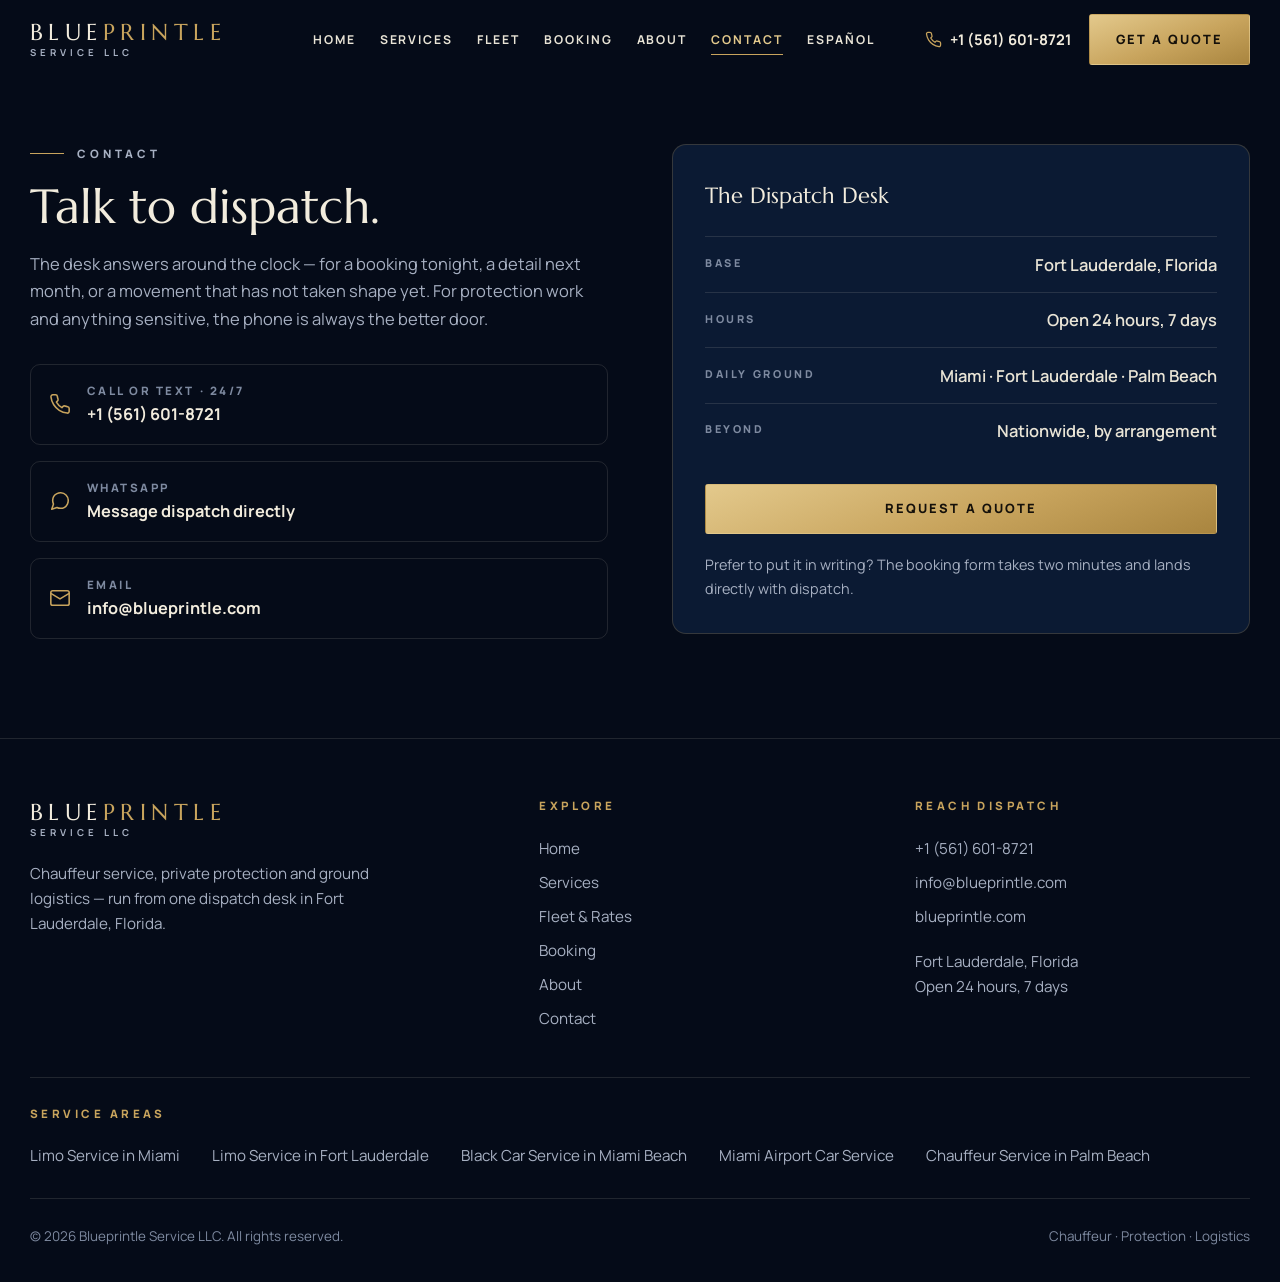
<file: contact.html>
<!doctype html>
<html lang="en">
  <head>

    <meta charset="utf-8" />
    <meta name="viewport" content="width=device-width, initial-scale=1, viewport-fit=cover" />
    <meta name="color-scheme" content="dark" />
    <link rel="icon" href="data:," />
    <title>Contact — Limo &amp; Black Car Service in Miami | Blueprintle</title>
  <link rel="canonical" href="https://blueprintle.com/contact.html">
    <meta name="description" content="Contact Blueprintle dispatch, open 24/7, for limo service, black car service and private chauffeurs in Miami &amp; Fort Lauderdale. Call +1 (561) 601-8721." />
    <link rel="preconnect" href="https://fonts.googleapis.com" />
    <link rel="preconnect" href="https://fonts.gstatic.com" crossorigin />
    <link href="https://fonts.googleapis.com/css2?family=Marcellus&family=Manrope:wght@400;500;600;700;800&display=swap" rel="stylesheet" />
    <style>
      :root{
        --navy-950:#050b18;
        --navy-900:#081226;
        --navy-850:#0b1a33;
        --navy-800:#10233f;
        --navy-700:#1a3357;
        --gold:#c8a45d;
        --gold-soft:#e3c98c;
        --gold-dim:rgba(200,164,93,.45);
        --ivory:#f2ecdd;
        --paper:#e9e4d6;
        --muted:#a7b0c2;
        --muted-2:#7e8aa0;
        --line:rgba(200,164,93,.22);
        --line-soft:rgba(233,228,214,.12);
        --radius:14px;
        --font-display:"Marcellus", Georgia, serif;
        --font-body:"Manrope", -apple-system, "Segoe UI", sans-serif;
      }
      *{ box-sizing:border-box; }
      html{ scroll-behavior:smooth; }
      body{
        margin:0; background:var(--navy-950); color:var(--paper);
        font-family:var(--font-body); font-size:16.5px; line-height:1.65;
        -webkit-font-smoothing:antialiased;
      }
      img{ max-width:100%; display:block; }
      a{ color:inherit; }
      button, [role="button"], select, summary, input:not([type="checkbox"],[type="radio"]){ min-height:2.25rem; }
      ::selection{ background:var(--gold); color:var(--navy-950); }

      .wrap{ width:min(1220px, 100% - 3rem); margin-inline:auto; }
      .display{ font-family:var(--font-display); font-weight:400; letter-spacing:.01em; }
      .gold{ color:var(--gold); }

      /* ---------- Header ---------- */
      header{
        position:fixed; inset:0 0 auto 0; z-index:60;
        transition:background .35s ease, border-color .35s ease, box-shadow .35s ease;
        border-bottom:1px solid transparent;
      }
      header.scrolled{ background:rgba(5,11,24,.92); backdrop-filter:blur(14px); border-bottom-color:var(--line-soft); }
      .header-in{ display:flex; align-items:center; gap:1.5rem; padding:.9rem 0; }
      .wordmark{ text-decoration:none; line-height:1; }
      .wordmark .wm-name{ font-family:var(--font-display); font-size:1.42rem; letter-spacing:.24em; color:var(--ivory); }
      .wordmark .wm-name b{ color:var(--gold); font-weight:400; }
      .wordmark .wm-sub{ display:block; margin-top:.28rem; font-size:.6rem; font-weight:700; letter-spacing:.42em; color:var(--muted); text-transform:uppercase; }
      nav.main{ margin-left:auto; display:flex; gap:1.5rem; }
      nav.main a{
        text-decoration:none; font-size:.76rem; font-weight:700; letter-spacing:.16em; text-transform:uppercase; color:var(--paper);
        padding:.55rem 0; position:relative; white-space:nowrap;
      }
      nav.main a::after{ content:""; position:absolute; left:0; bottom:.2rem; width:0; height:1px; background:var(--gold); transition:width .3s ease; }
      nav.main a:hover::after{ width:100%; }
      .header-cta{ display:flex; align-items:center; gap:.9rem; margin-left:1.4rem; }
      .header-phone{ display:flex; align-items:center; gap:.5rem; text-decoration:none; font-weight:700; font-size:.92rem; color:var(--ivory); padding:.5rem .25rem; white-space:nowrap; }
      .header-phone svg{ width:17px; height:17px; stroke:var(--gold); }
      .btn{
        display:inline-flex; align-items:center; justify-content:center; gap:.55rem;
        font-family:var(--font-body); font-weight:800; font-size:.8rem; letter-spacing:.16em; text-transform:uppercase;
        text-decoration:none; cursor:pointer; border:1px solid transparent;
        padding:.85rem 1.6rem; border-radius:3px; transition:background .25s ease, color .25s ease, border-color .25s ease, transform .25s ease;
        min-height:3rem;
      }
      .btn-gold{ background:linear-gradient(160deg, var(--gold-soft), var(--gold) 55%, #a9853f); color:#14100a; }
      .btn-gold:hover{ transform:translateY(-1px); }
      .btn-ghost{ border-color:var(--gold-dim); color:var(--ivory); background:rgba(5,11,24,.25); }
      .btn-ghost:hover{ border-color:var(--gold); color:var(--gold-soft); }
      .menu-btn{ display:none; margin-left:auto; background:none; border:1px solid var(--line-soft); border-radius:6px; width:44px; height:44px; align-items:center; justify-content:center; cursor:pointer; }
      .menu-btn svg{ width:22px; height:22px; stroke:var(--ivory); }
      .mobile-nav{ display:none; }
      .mobile-nav.open{ display:block; background:rgba(5,11,24,.97); border-top:1px solid var(--line-soft); padding:.5rem 0 1.2rem; }
      .mobile-nav a{ display:block; padding:.85rem 0; text-decoration:none; font-weight:700; letter-spacing:.14em; text-transform:uppercase; font-size:.85rem; border-bottom:1px solid var(--line-soft); }
      .mobile-nav a:last-child{ border-bottom:none; }

      /* ---------- Hero ---------- */
      .hero{ position:relative; min-height:100svh; display:flex; flex-direction:column; justify-content:flex-end; overflow:hidden; }
      .hero-bg{ position:absolute; inset:0; }
      .hero-bg img{ width:100%; height:100%; object-fit:cover; object-position:center 62%; }
      .hero-bg::after{
        content:""; position:absolute; inset:0;
        background:
          linear-gradient(90deg, rgba(5,11,24,.93) 0%, rgba(5,11,24,.72) 42%, rgba(5,11,24,.18) 78%, rgba(5,11,24,.35) 100%),
          linear-gradient(0deg, var(--navy-950) 2%, rgba(5,11,24,0) 34%),
          linear-gradient(180deg, rgba(5,11,24,.55) 0%, rgba(5,11,24,0) 22%);
      }
      .hero-in{ position:relative; z-index:2; padding:9.5rem 0 3.2rem; max-width:760px; }
      .hero-loc{ display:flex; align-items:center; gap:.8rem; font-size:.74rem; font-weight:800; letter-spacing:.34em; text-transform:uppercase; color:var(--gold-soft); margin:0 0 1.4rem; }
      .hero-loc::before{ content:""; width:44px; height:1px; background:var(--gold); }
      .hero h1{ font-family:var(--font-display); font-weight:400; font-size:clamp(2.7rem, 6.4vw, 4.9rem); line-height:1.06; color:var(--ivory); margin:0 0 1.4rem; }
      .hero h1 em{ font-style:normal; color:var(--gold); }
      .hero p.lede{ font-size:1.13rem; color:#d8dcea; max-width:34rem; margin:0 0 2.2rem; }
      .hero-ctas{ display:flex; flex-wrap:wrap; gap:.9rem; }
      .hero-facts{
        position:relative; z-index:2; border-top:1px solid var(--line-soft);
        display:grid; grid-template-columns:repeat(3, 1fr);
      }
      .hero-fact{ padding:1.35rem 1.6rem 1.5rem 0; display:flex; gap:.9rem; align-items:flex-start; }
      .hero-fact + .hero-fact{ border-left:1px solid var(--line-soft); padding-left:1.6rem; }
      .hero-fact svg{ width:22px; height:22px; flex:none; stroke:var(--gold); margin-top:.15rem; }
      .hero-fact strong{ display:block; color:var(--ivory); font-size:.95rem; letter-spacing:.02em; }
      .hero-fact span{ color:var(--muted); font-size:.86rem; line-height:1.45; display:block; }

      /* ---------- Sections ---------- */
      section{ padding:6.2rem 0; }
      .sec-head{ max-width:720px; margin-bottom:3.2rem; }
      .sec-head.center{ margin-inline:auto; text-align:center; }
      .sec-tag{ font-size:.72rem; font-weight:800; letter-spacing:.34em; text-transform:uppercase; color:var(--gold); margin:0 0 1rem; display:flex; align-items:center; gap:.8rem; }
      .sec-head.center .sec-tag{ justify-content:center; }
      .sec-tag::before{ content:""; width:34px; height:1px; background:var(--gold); }
      .sec-head.center .sec-tag::after{ content:""; width:34px; height:1px; background:var(--gold); }
      h2{ font-family:var(--font-display); font-weight:400; font-size:clamp(2rem, 4vw, 3rem); line-height:1.14; color:var(--ivory); margin:0 0 1rem; }
      .sec-head p{ color:var(--muted); margin:0; font-size:1.05rem; }

      /* ---------- Trio (signature) ---------- */
      .trio{ background:linear-gradient(180deg, var(--navy-950), var(--navy-900) 55%, var(--navy-950)); }
      .trio-grid{ display:grid; grid-template-columns:1fr 1.25fr; gap:4.5rem; align-items:start; }
      .trio-intro p{ color:var(--muted); font-size:1.06rem; }
      .trio-intro .big-line{ font-family:var(--font-display); font-size:1.5rem; color:var(--ivory); line-height:1.4; margin:1.6rem 0 0; }
      .trio-rows{ border-top:1px solid var(--line-soft); }
      .trio-row{ display:grid; grid-template-columns:64px 1fr; gap:1.4rem; padding:1.9rem 0; border-bottom:1px solid var(--line-soft); }
      .trio-row .num{ font-family:var(--font-display); font-size:1.7rem; color:var(--gold); line-height:1; padding-top:.2rem; }
      .trio-row h3{ margin:0 0 .45rem; font-family:var(--font-display); font-weight:400; font-size:1.45rem; color:var(--ivory); letter-spacing:.02em; }
      .trio-row p{ margin:0; color:var(--muted); font-size:.98rem; }

      /* ---------- Protection feature ---------- */
      .feature{ padding:0; }
      .feature-grid{ display:grid; grid-template-columns:1.05fr 1fr; min-height:640px; }
      .feature-media{ position:relative; overflow:hidden; }
      .feature-media img{ position:absolute; inset:0; width:100%; height:100%; object-fit:cover; }
      .feature-media::after{ content:""; position:absolute; inset:0; background:linear-gradient(90deg, rgba(5,11,24,0) 55%, rgba(5,11,24,.55)); }
      .feature-body{ background:var(--navy-850); padding:5.5rem clamp(1.5rem, 5vw, 4.5rem); display:flex; flex-direction:column; justify-content:center; }
      .feature-body p{ color:var(--muted); }
      .check-list{ list-style:none; margin:1.8rem 0 2.4rem; padding:0; display:grid; gap:1rem; }
      .check-list li{ display:flex; gap:.85rem; align-items:flex-start; color:var(--paper); font-size:1rem; }
      .check-list svg{ width:20px; height:20px; flex:none; stroke:var(--gold); margin-top:.2rem; }
      .feature-note{ border-left:2px solid var(--gold); padding:.2rem 0 .2rem 1.1rem; color:var(--muted); font-size:.94rem; margin:0 0 2.4rem; }
      .feature-note strong{ color:var(--ivory); }

      /* ---------- Dispatch / live tracking ---------- */
      .dispatch{ background:var(--navy-900); border-block:1px solid var(--line-soft); }
      .dispatch-grid{ display:grid; grid-template-columns:1fr 1fr; gap:4.5rem; align-items:center; }
      .dispatch-copy p{ color:var(--muted); }
      .dispatch-points{ margin-top:2rem; display:grid; gap:1.4rem; }
      .dispatch-point{ display:flex; gap:1rem; }
      .dispatch-point svg{ width:24px; height:24px; flex:none; stroke:var(--gold); margin-top:.15rem; }
      .dispatch-point strong{ color:var(--ivory); display:block; margin-bottom:.15rem; }
      .dispatch-point span{ color:var(--muted); font-size:.95rem; }
      .track-card{
        background:var(--navy-950); border:1px solid var(--line); border-radius:var(--radius);
        padding:1.8rem; box-shadow:0 30px 60px rgba(0,0,0,.45);
      }
      .track-top{ display:flex; align-items:center; justify-content:space-between; gap:1rem; padding-bottom:1.2rem; border-bottom:1px solid var(--line-soft); }
      .track-top .t-label{ font-size:.68rem; font-weight:800; letter-spacing:.3em; text-transform:uppercase; color:var(--muted-2); }
      .track-top .t-route{ font-family:var(--font-display); font-size:1.25rem; color:var(--ivory); margin-top:.3rem; }
      .live-pill{ display:inline-flex; align-items:center; gap:.5rem; font-size:.7rem; font-weight:800; letter-spacing:.22em; color:#8fe3b0; border:1px solid rgba(110,220,150,.4); border-radius:999px; padding:.42rem .8rem; }
      .live-dot{ width:8px; height:8px; border-radius:50%; background:#5fd68b; animation:pulse 1.8s infinite; }
      @keyframes pulse{ 0%{ box-shadow:0 0 0 0 rgba(95,214,139,.45);} 70%{ box-shadow:0 0 0 9px rgba(95,214,139,0);} 100%{ box-shadow:0 0 0 0 rgba(95,214,139,0);} }
      .track-steps{ list-style:none; margin:1.4rem 0 0; padding:0; }
      .track-steps li{ display:flex; gap:1rem; padding:.65rem 0; position:relative; }
      .track-steps li::before{ content:""; position:absolute; left:9px; top:2rem; bottom:-.4rem; width:1px; background:var(--line-soft); }
      .track-steps li:last-child::before{ display:none; }
      .step-dot{ width:19px; height:19px; flex:none; border-radius:50%; border:1px solid var(--gold-dim); display:flex; align-items:center; justify-content:center; margin-top:.2rem; background:var(--navy-950); z-index:1; }
      .step-dot svg{ width:11px; height:11px; stroke:var(--gold); }
      .step-dot.now{ background:var(--gold); border-color:var(--gold); }
      .step-dot.now i{ width:7px; height:7px; border-radius:50%; background:var(--navy-950); display:block; }
      .track-steps strong{ color:var(--ivory); font-size:.98rem; display:block; }
      .track-steps span{ color:var(--muted-2); font-size:.86rem; }
      .track-foot{ margin-top:1.4rem; padding-top:1.2rem; border-top:1px solid var(--line-soft); display:flex; justify-content:space-between; gap:1rem; flex-wrap:wrap; }
      .track-foot div span{ display:block; font-size:.68rem; font-weight:800; letter-spacing:.26em; text-transform:uppercase; color:var(--muted-2); }
      .track-foot div strong{ color:var(--ivory); font-family:var(--font-display); font-size:1.05rem; letter-spacing:.03em; }

      /* ---------- Services list ---------- */
      .svc-list{ border-top:1px solid var(--line-soft); }
      .svc-row{
        display:grid; grid-template-columns:70px 1fr auto; gap:1.6rem; align-items:center;
        padding:1.7rem .6rem; border-bottom:1px solid var(--line-soft); text-decoration:none;
        transition:background .25s ease, padding-left .25s ease;
      }
      .svc-row:hover{ background:rgba(200,164,93,.05); padding-left:1.1rem; }
      .svc-row .idx{ font-family:var(--font-display); color:var(--gold); font-size:1.15rem; }
      .svc-row h3{ margin:0 0 .25rem; font-family:var(--font-display); font-weight:400; font-size:1.5rem; color:var(--ivory); }
      .svc-row p{ margin:0; color:var(--muted); font-size:.95rem; max-width:620px; }
      .svc-row .price{ text-align:right; }
      .svc-row .price span{ display:block; font-size:.66rem; font-weight:800; letter-spacing:.26em; text-transform:uppercase; color:var(--muted-2); }
      .svc-row .price strong{ font-family:var(--font-display); font-size:1.3rem; color:var(--gold-soft); font-weight:400; white-space:nowrap; }

      /* ---------- Fleet / rates ---------- */
      .fleet{ background:linear-gradient(180deg, var(--navy-950), var(--navy-900)); }
      .fleet-grid{ display:grid; grid-template-columns:repeat(3, 1fr); gap:1.4rem; }
      .car-card{ background:var(--navy-850); border:1px solid var(--line-soft); border-radius:var(--radius); overflow:hidden; display:flex; flex-direction:column; }
      .car-card .car-img{ aspect-ratio:16/10; overflow:hidden; }
      .car-card .car-img img{ width:100%; height:100%; object-fit:cover; transition:transform .6s ease; }
      .car-card:hover .car-img img{ transform:scale(1.045); }
      .car-body{ padding:1.6rem 1.6rem 1.8rem; display:flex; flex-direction:column; gap:.4rem; flex:1; }
      .car-body h3{ margin:0; font-family:var(--font-display); font-weight:400; font-size:1.4rem; color:var(--ivory); }
      .car-body .car-sub{ color:var(--muted); font-size:.92rem; margin:0 0 .8rem; }
      .car-meta{ display:flex; gap:1.2rem; flex-wrap:wrap; margin-bottom:1.1rem; }
      .car-meta span{ display:inline-flex; align-items:center; gap:.45rem; color:var(--muted); font-size:.85rem; }
      .car-meta svg{ width:16px; height:16px; stroke:var(--gold); }
      .car-price{ margin-top:auto; padding-top:1.1rem; border-top:1px solid var(--line-soft); display:flex; align-items:baseline; justify-content:space-between; }
      .car-price .from{ font-size:.68rem; font-weight:800; letter-spacing:.24em; text-transform:uppercase; color:var(--muted-2); }
      .car-price .amount{ font-family:var(--font-display); font-size:1.65rem; color:var(--gold-soft); }
      .car-price .amount small{ font-size:.85rem; color:var(--muted); font-family:var(--font-body); }
      .fleet-note{ margin-top:1.6rem; color:var(--muted); font-size:.93rem; text-align:center; }
      .fleet-note strong{ color:var(--ivory); }

      /* ---------- Coverage band ---------- */
      .coverage{ position:relative; padding:7.5rem 0; overflow:hidden; }
      .coverage-bg{ position:absolute; inset:0; }
      .coverage-bg img{ width:100%; height:100%; object-fit:cover; }
      .coverage-bg::after{ content:""; position:absolute; inset:0; background:linear-gradient(90deg, rgba(5,11,24,.94) 8%, rgba(5,11,24,.62) 55%, rgba(5,11,24,.35)); }
      .coverage-in{ position:relative; z-index:2; max-width:640px; }
      .coverage-in p{ color:#cfd6e4; }
      .city-chips{ display:flex; flex-wrap:wrap; gap:.55rem; margin-top:1.8rem; }
      .city-chips span{ border:1px solid var(--gold-dim); color:var(--ivory); border-radius:999px; padding:.45rem 1rem; font-size:.85rem; font-weight:600; background:rgba(5,11,24,.45); }

      /* ---------- Steps ---------- */
      .steps-grid{ display:grid; grid-template-columns:repeat(3, 1fr); gap:2.5rem; }
      .step{ border-top:2px solid var(--gold); padding-top:1.4rem; }
      .step .step-k{ font-size:.7rem; font-weight:800; letter-spacing:.3em; text-transform:uppercase; color:var(--gold); }
      .step h3{ font-family:var(--font-display); font-weight:400; font-size:1.45rem; color:var(--ivory); margin:.6rem 0 .5rem; }
      .step p{ color:var(--muted); margin:0; font-size:.97rem; }

      /* ---------- Quote ---------- */
      .quote{ background:var(--navy-900); border-top:1px solid var(--line-soft); }
      .quote-grid{ display:grid; grid-template-columns:1fr 1.2fr; gap:4rem; align-items:start; }
      .quote-copy p{ color:var(--muted); }
      .quote-direct{ margin-top:2rem; display:grid; gap:1rem; }
      .quote-direct a{ display:flex; align-items:center; gap:1rem; text-decoration:none; padding:1rem 1.1rem; border:1px solid var(--line-soft); border-radius:10px; transition:border-color .25s ease; }
      .quote-direct a:hover{ border-color:var(--gold); }
      .quote-direct svg{ width:22px; height:22px; stroke:var(--gold); flex:none; }
      .quote-direct span small{ display:block; color:var(--muted-2); font-size:.72rem; font-weight:800; letter-spacing:.22em; text-transform:uppercase; }
      .quote-direct span strong{ color:var(--ivory); font-size:1.02rem; }
      form.quote-form{ background:var(--navy-950); border:1px solid var(--line); border-radius:var(--radius); padding:2rem; }
      .form-grid{ display:grid; grid-template-columns:1fr 1fr; gap:1.1rem; }
      .field{ display:flex; flex-direction:column; gap:.4rem; }
      .field.full{ grid-column:1 / -1; }
      .field label{ font-size:.7rem; font-weight:800; letter-spacing:.22em; text-transform:uppercase; color:var(--muted); }
      .field input, .field select, .field textarea{
        background:var(--navy-850); border:1px solid var(--line-soft); border-radius:8px; color:var(--ivory);
        font-family:var(--font-body); font-size:1rem; padding:.72rem .9rem; width:100%;
      }
      .field textarea{ min-height:5.2rem; resize:vertical; }
      .field input:focus, .field select:focus, .field textarea:focus{ outline:2px solid var(--gold-dim); border-color:var(--gold); }
      .estimate{
        margin-top:1.4rem; border:1px dashed var(--gold-dim); border-radius:10px; padding:1.1rem 1.2rem;
        display:flex; align-items:center; justify-content:space-between; gap:1rem; flex-wrap:wrap;
      }
      .estimate .est-label{ font-size:.7rem; font-weight:800; letter-spacing:.24em; text-transform:uppercase; color:var(--muted); }
      .estimate .est-value{ font-family:var(--font-display); font-size:1.9rem; color:var(--gold-soft); line-height:1; }
      .estimate .est-note{ width:100%; color:var(--muted-2); font-size:.82rem; }
      .form-actions{ display:flex; gap:.8rem; flex-wrap:wrap; margin-top:1.4rem; }
      .form-actions .btn{ flex:1; }
      .form-sent{ display:none; margin-top:1.2rem; border:1px solid rgba(110,220,150,.4); color:#b9f0cd; border-radius:10px; padding:1rem 1.2rem; font-size:.95rem; }

      /* ---------- Footer ---------- */
      footer{ border-top:1px solid var(--line-soft); padding:3.6rem 0 2.2rem; background:var(--navy-950); }
      .footer-grid{ display:grid; grid-template-columns:1.4fr 1fr 1fr; gap:2.5rem; margin-bottom:2.6rem; }
      footer h4{ font-size:.72rem; font-weight:800; letter-spacing:.3em; text-transform:uppercase; color:var(--gold); margin:0 0 1rem; }
      footer p, footer a{ color:var(--muted); font-size:.95rem; }
      footer a{ text-decoration:none; display:block; padding:.28rem 0; }
      footer a:hover{ color:var(--gold-soft); }
      .footer-bottom{ border-top:1px solid var(--line-soft); padding-top:1.6rem; display:flex; justify-content:space-between; gap:1rem; flex-wrap:wrap; color:var(--muted-2); font-size:.84rem; }

      /* ---------- Mobile call bar ---------- */
      .mobile-bar{
        display:none; position:fixed; inset:auto 0 0 0; z-index:70;
        background:rgba(5,11,24,.96); backdrop-filter:blur(12px); border-top:1px solid var(--line);
        padding:.6rem .8rem calc(.6rem + env(safe-area-inset-bottom)); gap:.6rem;
      }
      .mobile-bar a{ flex:1; }

      .reveal{ opacity:0; transform:translateY(22px); transition:opacity .7s ease, transform .7s ease; }
      .reveal.in{ opacity:1; transform:none; }
      @media (prefers-reduced-motion: reduce){
        html{ scroll-behavior:auto; }
        .reveal{ opacity:1; transform:none; transition:none; }
        .live-dot{ animation:none; }
        .car-card .car-img img{ transition:none; }
      }

      @media (max-width: 1020px){
        nav.main, .header-cta{ display:none; }
        .menu-btn{ display:flex; }
        .trio-grid, .dispatch-grid, .quote-grid{ grid-template-columns:1fr; gap:2.8rem; }
        .feature-grid{ grid-template-columns:1fr; min-height:0; }
        .feature-media{ height:380px; position:relative; }
        .feature-media img{ position:absolute; }
        .fleet-grid{ grid-template-columns:1fr 1fr; }
        .steps-grid{ grid-template-columns:1fr; gap:1.8rem; }
        .footer-grid{ grid-template-columns:1fr 1fr; }
      }
      @media (max-width: 640px){
        body{ font-size:16px; }
        section{ padding:4.2rem 0; }
        .wrap{ width:calc(100% - 2.2rem); }
        .hero-in{ padding-top:7.5rem; }
        .hero-bg img{ object-position:74% 58%; }
        .mobile-bar .btn{ font-size:.72rem; letter-spacing:.1em; padding:.8rem .5rem; white-space:nowrap; }
        .hero-facts{ grid-template-columns:1fr; }
        .hero-fact{ padding:1rem 0; }
        .hero-fact + .hero-fact{ border-left:none; border-top:1px solid var(--line-soft); padding-left:0; }
        .fleet-grid{ grid-template-columns:1fr; }
        .form-grid{ grid-template-columns:1fr; }
        .svc-row{ grid-template-columns:1fr; gap:.4rem; padding:1.4rem .4rem; }
        .svc-row .price{ text-align:left; }
        .svc-row .idx{ display:none; }
        .footer-grid{ grid-template-columns:1fr; }
        .mobile-bar{ display:flex; }
        body{ padding-bottom:74px; }
        .feature-body{ padding:3.2rem 1.4rem; }
        form.quote-form{ padding:1.4rem; }
      }
      /* ---------- Static pages ---------- */
      [id]{ scroll-margin-top:92px; }
      nav.main a.active{ color:var(--gold-soft); }
      nav.main a.active::after{ width:100%; }
      .mobile-nav a.active{ color:var(--gold-soft); }
      .page-top{ padding-top:9rem; }
      @media (max-width: 1200px){ .header-phone{ display:none; } }

      /* ---------- About ---------- */
      .about-cols{ display:grid; grid-template-columns:1fr 1fr; gap:2.5rem; }
      .about-cols p{ color:var(--muted); margin:0; }
      .about-facts{ display:grid; grid-template-columns:repeat(4, 1fr); gap:1.4rem; margin-top:2.8rem; }
      .about-fact{ border-top:2px solid var(--gold); padding-top:1rem; }
      .about-fact span{ display:block; font-size:.68rem; font-weight:800; letter-spacing:.26em; text-transform:uppercase; color:var(--muted-2); margin-bottom:.35rem; }
      .about-fact strong{ color:var(--ivory); font-family:var(--font-display); font-weight:400; font-size:1.12rem; line-height:1.35; display:block; }
      .about-ctas{ display:flex; flex-wrap:wrap; gap:.9rem; margin-top:2.6rem; }

      /* ---------- Fleet CTA ---------- */
      .fleet-cta{ display:flex; gap:.9rem; justify-content:center; flex-wrap:wrap; margin-top:2.2rem; }

      /* ---------- Contact ---------- */
      .contact-grid{ display:grid; grid-template-columns:1fr 1fr; gap:4rem; align-items:start; }
      .contact-grid > div > p{ color:var(--muted); }
      .contact-card{ background:var(--navy-850); border:1px solid var(--line); border-radius:var(--radius); padding:2rem; }
      .contact-card h3{ font-family:var(--font-display); font-weight:400; font-size:1.4rem; color:var(--ivory); margin:0 0 1.4rem; }
      .contact-row{ display:flex; justify-content:space-between; gap:1.5rem; padding:.85rem 0; border-top:1px solid var(--line-soft); }
      .contact-row span{ font-size:.68rem; font-weight:800; letter-spacing:.24em; text-transform:uppercase; color:var(--muted-2); padding-top:.2rem; white-space:nowrap; }
      .contact-row strong{ color:var(--paper); font-weight:600; text-align:right; }
      .contact-card .btn{ margin-top:1.6rem; width:100%; }
      .contact-card .cc-note{ color:var(--muted); font-size:.9rem; margin:1.2rem 0 0; }

      @media (max-width: 1020px){
        .about-facts{ grid-template-columns:1fr 1fr; }
        .contact-grid{ grid-template-columns:1fr; gap:2.8rem; }
      }
      @media (max-width: 640px){
        .page-top{ padding-top:6.8rem; }
        .about-cols{ grid-template-columns:1fr; gap:1.2rem; }
        .about-facts{ grid-template-columns:1fr; }
      }
    
      .form-sent.err{ border-color:rgba(232,120,120,.55); color:#f2c1c1; }
      .form-actions .btn[disabled]{ opacity:.55; cursor:wait; transform:none; }

    </style>
  
  </head>
  <body>

<!-- ================= HEADER ================= -->
    <header id="siteHeader">
      <div class="wrap header-in">
        <a class="wordmark" href="index.html" aria-label="Blueprintle home">
          <span class="wm-name">BLUE<b>PRINTLE</b></span>
          <span class="wm-sub">Service LLC</span>
        </a>
        <nav class="main" aria-label="Main">
          <a href="index.html">Home</a>
          <a href="services.html">Services</a>
          <a href="fleet.html">Fleet</a>
          <a href="booking.html">Booking</a>
          <a href="about.html">About</a>
          <a href="contact.html" class="active" aria-current="page">Contact</a>
          <a href="servicios.html" hreflang="es">Español</a>
        </nav>
        <div class="header-cta">
          <a class="header-phone" href="tel:+15616018721">
            <svg viewBox="0 0 24 24" fill="none" stroke-width="1.8" stroke-linecap="round" stroke-linejoin="round"><path d="M22 16.92v3a2 2 0 0 1-2.18 2 19.79 19.79 0 0 1-8.63-3.07 19.5 19.5 0 0 1-6-6 19.79 19.79 0 0 1-3.07-8.67A2 2 0 0 1 4.11 2h3a2 2 0 0 1 2 1.72c.13.96.36 1.9.7 2.81a2 2 0 0 1-.45 2.11L8.09 9.91a16 16 0 0 0 6 6l1.27-1.27a2 2 0 0 1 2.11-.45c.91.34 1.85.57 2.81.7A2 2 0 0 1 22 16.92z"/></svg>
            +1 (561) 601-8721
          </a>
          <a class="btn btn-gold" href="booking.html">Get a Quote</a>
        </div>
        <button class="menu-btn" id="menuBtn" aria-label="Open menu" aria-expanded="false">
          <svg viewBox="0 0 24 24" fill="none" stroke-width="1.8" stroke-linecap="round"><path d="M4 7h16M4 12h16M4 17h16"/></svg>
        </button>
      </div>
      <div class="mobile-nav" id="mobileNav">
        <div class="wrap">
          <a href="index.html">Home</a>
          <a href="services.html">Services</a>
          <a href="fleet.html">Fleet</a>
          <a href="booking.html">Booking</a>
          <a href="about.html">About</a>
          <a href="contact.html" class="active" aria-current="page">Contact</a>
          <a href="servicios.html" hreflang="es">Español</a>
          <a href="tel:+15616018721">Call +1 (561) 601-8721</a>
        </div>
      </div>
    </header>

<!-- ================= CONTACT ================= -->
    <section class="page-top" id="contact">
      <div class="wrap contact-grid">
        <div class="reveal">
          <p class="sec-tag">Contact</p>
          <h2>Talk to dispatch.</h2>
          <p>The desk answers around the clock — for a booking tonight, a detail next month, or a movement that has not taken shape yet. For protection work and anything sensitive, the phone is always the better door.</p>
          <div class="quote-direct">
            <a href="tel:+15616018721">
              <svg viewBox="0 0 24 24" fill="none" stroke-width="1.7" stroke-linecap="round" stroke-linejoin="round"><path d="M22 16.92v3a2 2 0 0 1-2.18 2 19.79 19.79 0 0 1-8.63-3.07 19.5 19.5 0 0 1-6-6 19.79 19.79 0 0 1-3.07-8.67A2 2 0 0 1 4.11 2h3a2 2 0 0 1 2 1.72c.13.96.36 1.9.7 2.81a2 2 0 0 1-.45 2.11L8.09 9.91a16 16 0 0 0 6 6l1.27-1.27a2 2 0 0 1 2.11-.45c.91.34 1.85.57 2.81.7A2 2 0 0 1 22 16.92z"/></svg>
              <span><small>Call or text · 24/7</small><strong>+1 (561) 601-8721</strong></span>
            </a>
            <a href="https://wa.me/15616018721" target="_blank" rel="noopener">
              <svg viewBox="0 0 24 24" fill="none" stroke-width="1.7" stroke-linecap="round" stroke-linejoin="round"><path d="M21 11.5a8.38 8.38 0 0 1-.9 3.8 8.5 8.5 0 0 1-7.6 4.7 8.38 8.38 0 0 1-3.8-.9L3 21l1.9-5.7a8.38 8.38 0 0 1-.9-3.8 8.5 8.5 0 0 1 4.7-7.6 8.38 8.38 0 0 1 3.8-.9h.5a8.48 8.48 0 0 1 8 8v.5z"/></svg>
              <span><small>WhatsApp</small><strong>Message dispatch directly</strong></span>
            </a>
            <a href="mailto:info@blueprintle.com">
              <svg viewBox="0 0 24 24" fill="none" stroke-width="1.7" stroke-linecap="round" stroke-linejoin="round"><rect x="2" y="4" width="20" height="16" rx="2"/><path d="M22 7l-10 6L2 7"/></svg>
              <span><small>Email</small><strong>info@blueprintle.com</strong></span>
            </a>
          </div>
        </div>
        <div class="contact-card reveal">
          <h3>The Dispatch Desk</h3>
          <div class="contact-row"><span>Base</span><strong>Fort Lauderdale, Florida</strong></div>
          <div class="contact-row"><span>Hours</span><strong>Open 24 hours, 7 days</strong></div>
          <div class="contact-row"><span>Daily ground</span><strong>Miami · Fort Lauderdale · Palm Beach</strong></div>
          <div class="contact-row"><span>Beyond</span><strong>Nationwide, by arrangement</strong></div>
          <a class="btn btn-gold" href="booking.html">Request a Quote</a>
          <p class="cc-note">Prefer to put it in writing? The booking form takes two minutes and lands directly with dispatch.</p>
        </div>
      </div>
    </section>

<!-- ================= FOOTER ================= -->
    <footer>
      <div class="wrap">
        <div class="footer-grid">
          <div>
            <a class="wordmark" href="index.html" style="text-decoration:none;">
              <span class="wm-name">BLUE<b>PRINTLE</b></span>
              <span class="wm-sub">Service LLC</span>
            </a>
            <p style="margin-top:1.2rem; max-width:22rem;">Chauffeur service, private protection and ground logistics — run from one dispatch desk in Fort Lauderdale, Florida.</p>
          </div>
          <div>
            <h4>Explore</h4>
            <a href="index.html">Home</a>
            <a href="services.html">Services</a>
            <a href="fleet.html">Fleet &amp; Rates</a>
            <a href="booking.html">Booking</a>
            <a href="about.html">About</a>
            <a href="contact.html">Contact</a>
          </div>
          <div>
            <h4>Reach Dispatch</h4>
            <a href="tel:+15616018721">+1 (561) 601-8721</a>
            <a href="mailto:info@blueprintle.com">info@blueprintle.com</a>
            <a href="https://blueprintle.com" target="_blank" rel="noopener">blueprintle.com</a>
            <p>Fort Lauderdale, Florida<br />Open 24 hours, 7 days</p>
          </div>
        </div>
        <div class="footer-areas" style="border-top:1px solid var(--line-soft); padding-top:1.6rem; margin-bottom:1.6rem;">
          <h4>Service Areas</h4>
          <div style="display:flex; flex-wrap:wrap; gap:.2rem 2rem;">
            <a href="limo-service-miami.html" style="display:inline-block;">Limo Service in Miami</a>
            <a href="limo-service-fort-lauderdale.html" style="display:inline-block;">Limo Service in Fort Lauderdale</a>
            <a href="black-car-service-miami-beach.html" style="display:inline-block;">Black Car Service in Miami Beach</a>
            <a href="miami-airport-car-service.html" style="display:inline-block;">Miami Airport Car Service</a>
            <a href="chauffeur-service-palm-beach.html" style="display:inline-block;">Chauffeur Service in Palm Beach</a>
          </div>
        </div>
        <div class="footer-bottom">
          <span>© 2026 Blueprintle Service LLC. All rights reserved.</span>
          <span>Chauffeur · Protection · Logistics</span>
        </div>
      </div>
    </footer>

<!-- Mobile call bar -->
    <div class="mobile-bar">
      <a class="btn btn-ghost" href="tel:+15616018721">Call Dispatch</a>
      <a class="btn btn-gold" href="booking.html">Get a Quote</a>
    </div>

    <script>
      (function () {
        var header = document.getElementById('siteHeader');
        function onScroll() { header.classList.toggle('scrolled', window.scrollY > 40); }
        window.addEventListener('scroll', onScroll, { passive: true });
        onScroll();

        var menuBtn = document.getElementById('menuBtn');
        var mobileNav = document.getElementById('mobileNav');
        menuBtn.addEventListener('click', function () {
          var open = mobileNav.classList.toggle('open');
          menuBtn.setAttribute('aria-expanded', open ? 'true' : 'false');
        });
        mobileNav.addEventListener('click', function (e) {
          if (e.target.tagName === 'A') {
            mobileNav.classList.remove('open');
            menuBtn.setAttribute('aria-expanded', 'false');
          }
        });

        if ('IntersectionObserver' in window) {
          var io = new IntersectionObserver(function (entries) {
            entries.forEach(function (en) {
              if (en.isIntersecting) { en.target.classList.add('in'); io.unobserve(en.target); }
            });
          }, { threshold: 0.12 });
          document.querySelectorAll('.reveal').forEach(function (el) { io.observe(el); });
          /* Safety net: never leave content hidden (print, full-page capture, IO quirks). */
          setTimeout(function () {
            document.querySelectorAll('.reveal:not(.in)').forEach(function (el) { el.classList.add('in'); });
          }, 1600);
        } else {
          document.querySelectorAll('.reveal').forEach(function (el) { el.classList.add('in'); });
        }
      })();
    </script>
<script data-goatcounter="https://blueprintleservice.goatcounter.com/count" async src="//gc.zgo.at/count.js"></script>
  </body>
</html>
</file>
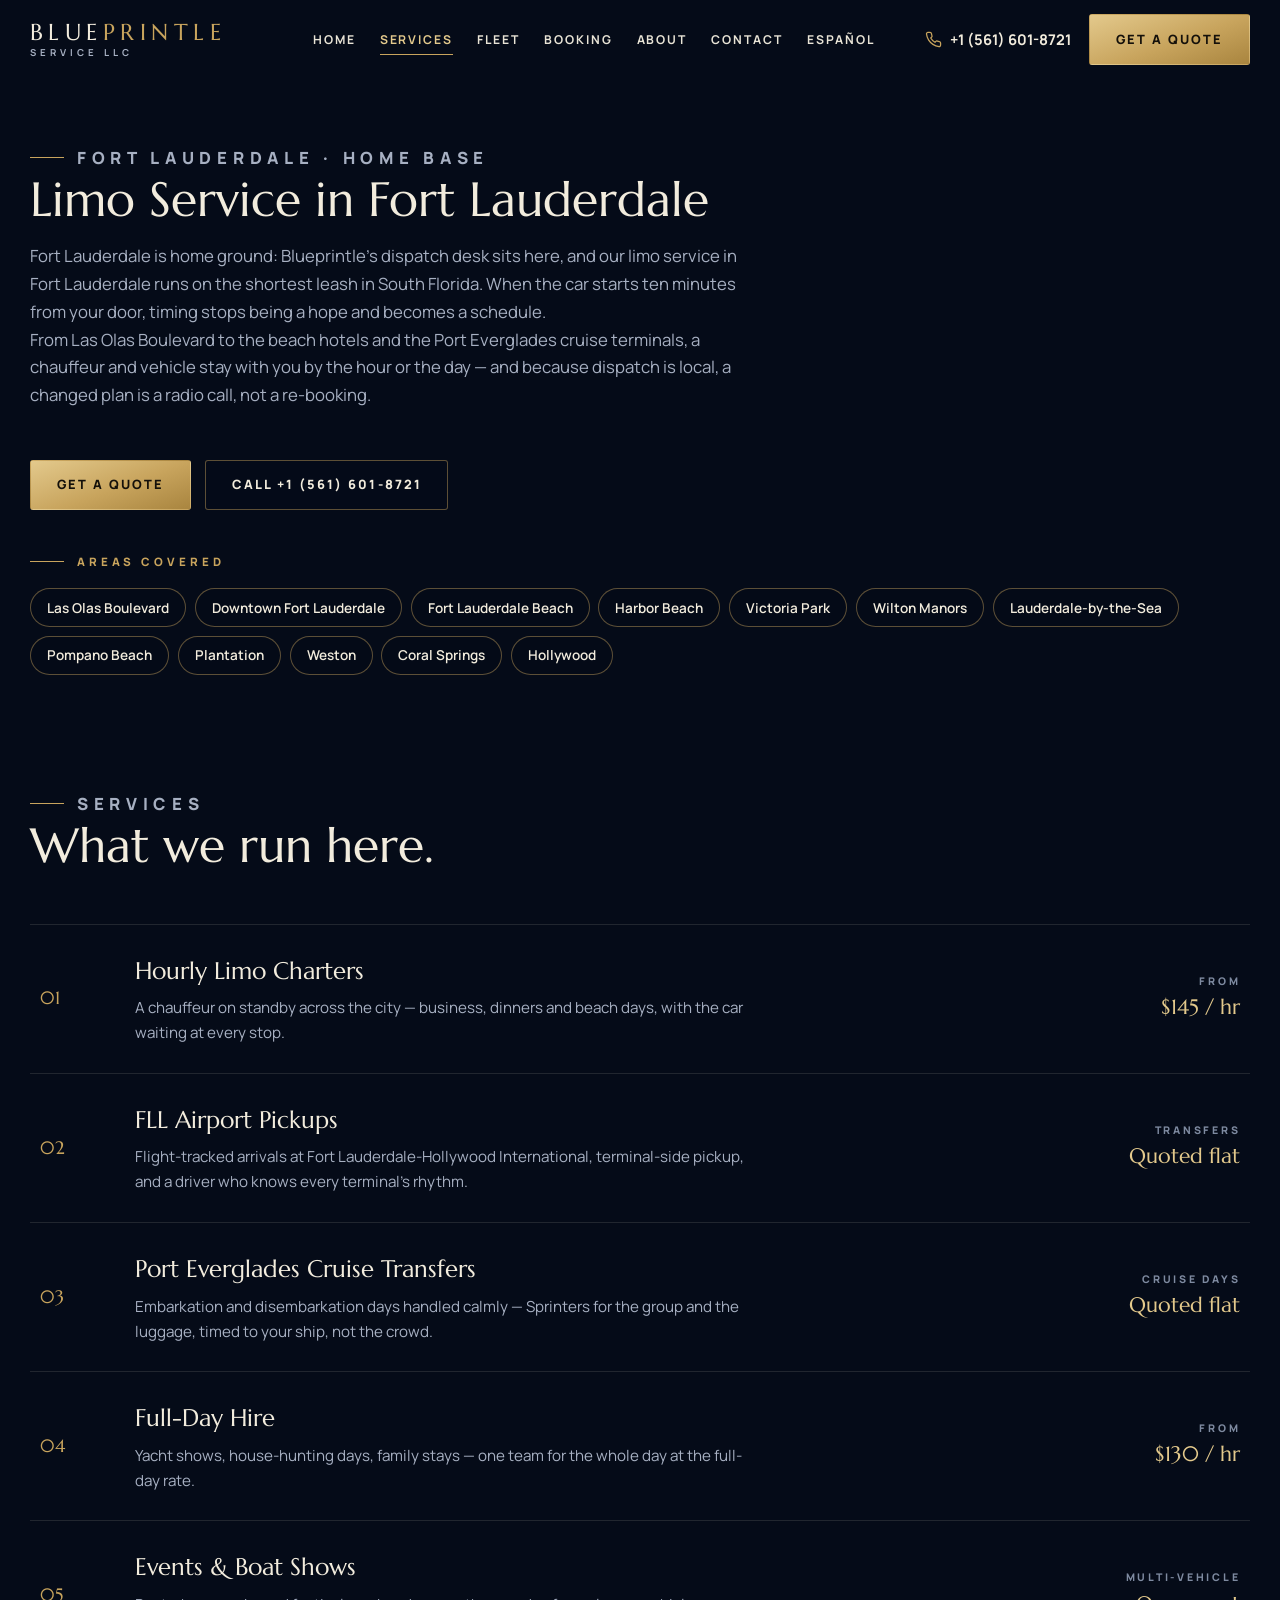
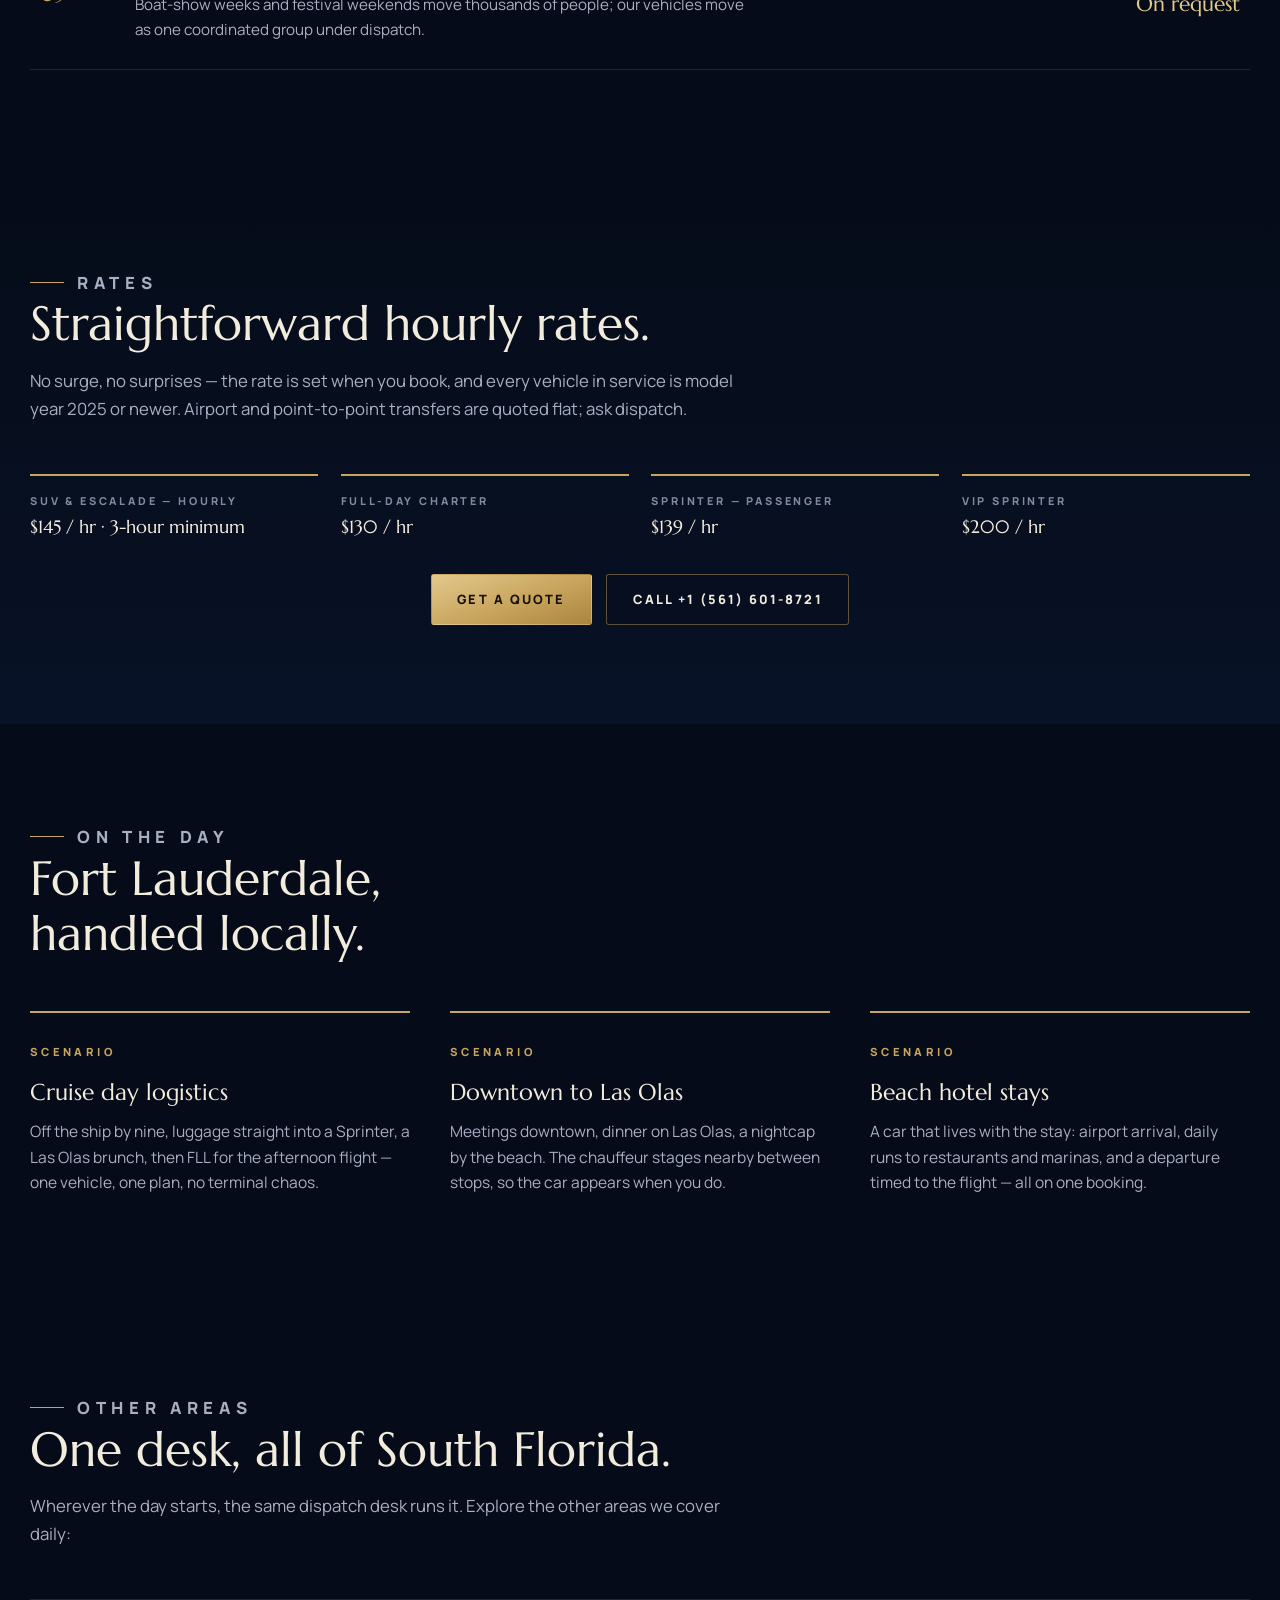
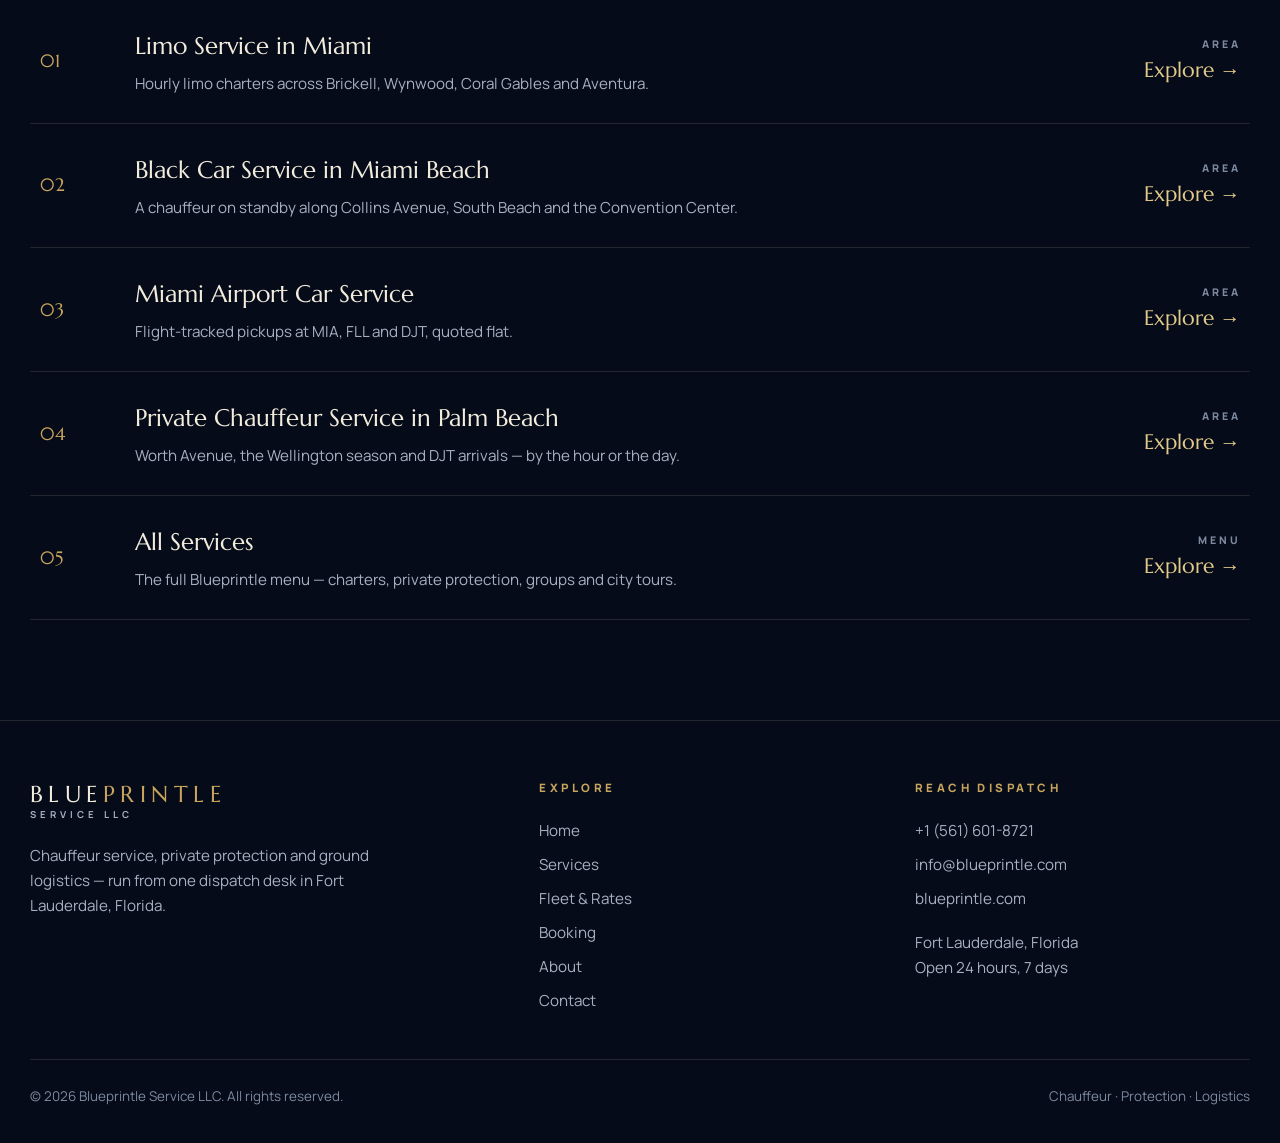
<file: limo-service-fort-lauderdale.html>
<!doctype html>
<html lang="en">
  <head>

    <meta charset="utf-8" />
    <meta name="viewport" content="width=device-width, initial-scale=1, viewport-fit=cover" />
    <meta name="color-scheme" content="dark" />
    <link rel="icon" href="data:," />
    <title>Limo &amp; Black Car Service in Fort Lauderdale | Blueprintle</title>
  <link rel="canonical" href="https://blueprintle.com/limo-service-fort-lauderdale.html">
    <meta name="description" content="Limo service in Fort Lauderdale from Blueprintle's home dispatch desk — hourly charters, FLL pickups, Port Everglades transfers and full-day chauffeur hire." />
    <link rel="preconnect" href="https://fonts.googleapis.com" />
    <link rel="preconnect" href="https://fonts.gstatic.com" crossorigin />
    <link href="https://fonts.googleapis.com/css2?family=Marcellus&family=Manrope:wght@400;500;600;700;800&display=swap" rel="stylesheet" />
    <style>
      :root{
        --navy-950:#050b18;
        --navy-900:#081226;
        --navy-850:#0b1a33;
        --navy-800:#10233f;
        --navy-700:#1a3357;
        --gold:#c8a45d;
        --gold-soft:#e3c98c;
        --gold-dim:rgba(200,164,93,.45);
        --ivory:#f2ecdd;
        --paper:#e9e4d6;
        --muted:#a7b0c2;
        --muted-2:#7e8aa0;
        --line:rgba(200,164,93,.22);
        --line-soft:rgba(233,228,214,.12);
        --radius:14px;
        --font-display:"Marcellus", Georgia, serif;
        --font-body:"Manrope", -apple-system, "Segoe UI", sans-serif;
      }
      *{ box-sizing:border-box; }
      html{ scroll-behavior:smooth; }
      body{
        margin:0; background:var(--navy-950); color:var(--paper);
        font-family:var(--font-body); font-size:16.5px; line-height:1.65;
        -webkit-font-smoothing:antialiased;
      }
      img{ max-width:100%; display:block; }
      a{ color:inherit; }
      button, [role="button"], select, summary, input:not([type="checkbox"],[type="radio"]){ min-height:2.25rem; }
      ::selection{ background:var(--gold); color:var(--navy-950); }

      .wrap{ width:min(1220px, 100% - 3rem); margin-inline:auto; }
      .display{ font-family:var(--font-display); font-weight:400; letter-spacing:.01em; }
      .gold{ color:var(--gold); }

      /* ---------- Header ---------- */
      header{
        position:fixed; inset:0 0 auto 0; z-index:60;
        transition:background .35s ease, border-color .35s ease, box-shadow .35s ease;
        border-bottom:1px solid transparent;
      }
      header.scrolled{ background:rgba(5,11,24,.92); backdrop-filter:blur(14px); border-bottom-color:var(--line-soft); }
      .header-in{ display:flex; align-items:center; gap:1.5rem; padding:.9rem 0; }
      .wordmark{ text-decoration:none; line-height:1; }
      .wordmark .wm-name{ font-family:var(--font-display); font-size:1.42rem; letter-spacing:.24em; color:var(--ivory); }
      .wordmark .wm-name b{ color:var(--gold); font-weight:400; }
      .wordmark .wm-sub{ display:block; margin-top:.28rem; font-size:.6rem; font-weight:700; letter-spacing:.42em; color:var(--muted); text-transform:uppercase; }
      nav.main{ margin-left:auto; display:flex; gap:1.5rem; }
      nav.main a{
        text-decoration:none; font-size:.76rem; font-weight:700; letter-spacing:.16em; text-transform:uppercase; color:var(--paper);
        padding:.55rem 0; position:relative; white-space:nowrap;
      }
      nav.main a::after{ content:""; position:absolute; left:0; bottom:.2rem; width:0; height:1px; background:var(--gold); transition:width .3s ease; }
      nav.main a:hover::after{ width:100%; }
      .header-cta{ display:flex; align-items:center; gap:.9rem; margin-left:1.4rem; }
      .header-phone{ display:flex; align-items:center; gap:.5rem; text-decoration:none; font-weight:700; font-size:.92rem; color:var(--ivory); padding:.5rem .25rem; white-space:nowrap; }
      .header-phone svg{ width:17px; height:17px; stroke:var(--gold); }
      .btn{
        display:inline-flex; align-items:center; justify-content:center; gap:.55rem;
        font-family:var(--font-body); font-weight:800; font-size:.8rem; letter-spacing:.16em; text-transform:uppercase;
        text-decoration:none; cursor:pointer; border:1px solid transparent;
        padding:.85rem 1.6rem; border-radius:3px; transition:background .25s ease, color .25s ease, border-color .25s ease, transform .25s ease;
        min-height:3rem;
      }
      .btn-gold{ background:linear-gradient(160deg, var(--gold-soft), var(--gold) 55%, #a9853f); color:#14100a; }
      .btn-gold:hover{ transform:translateY(-1px); }
      .btn-ghost{ border-color:var(--gold-dim); color:var(--ivory); background:rgba(5,11,24,.25); }
      .btn-ghost:hover{ border-color:var(--gold); color:var(--gold-soft); }
      .menu-btn{ display:none; margin-left:auto; background:none; border:1px solid var(--line-soft); border-radius:6px; width:44px; height:44px; align-items:center; justify-content:center; cursor:pointer; }
      .menu-btn svg{ width:22px; height:22px; stroke:var(--ivory); }
      .mobile-nav{ display:none; }
      .mobile-nav.open{ display:block; background:rgba(5,11,24,.97); border-top:1px solid var(--line-soft); padding:.5rem 0 1.2rem; }
      .mobile-nav a{ display:block; padding:.85rem 0; text-decoration:none; font-weight:700; letter-spacing:.14em; text-transform:uppercase; font-size:.85rem; border-bottom:1px solid var(--line-soft); }
      .mobile-nav a:last-child{ border-bottom:none; }

      /* ---------- Hero ---------- */
      .hero{ position:relative; min-height:100svh; display:flex; flex-direction:column; justify-content:flex-end; overflow:hidden; }
      .hero-bg{ position:absolute; inset:0; }
      .hero-bg img{ width:100%; height:100%; object-fit:cover; object-position:center 62%; }
      .hero-bg::after{
        content:""; position:absolute; inset:0;
        background:
          linear-gradient(90deg, rgba(5,11,24,.93) 0%, rgba(5,11,24,.72) 42%, rgba(5,11,24,.18) 78%, rgba(5,11,24,.35) 100%),
          linear-gradient(0deg, var(--navy-950) 2%, rgba(5,11,24,0) 34%),
          linear-gradient(180deg, rgba(5,11,24,.55) 0%, rgba(5,11,24,0) 22%);
      }
      .hero-in{ position:relative; z-index:2; padding:9.5rem 0 3.2rem; max-width:760px; }
      .hero-loc{ display:flex; align-items:center; gap:.8rem; font-size:.74rem; font-weight:800; letter-spacing:.34em; text-transform:uppercase; color:var(--gold-soft); margin:0 0 1.4rem; }
      .hero-loc::before{ content:""; width:44px; height:1px; background:var(--gold); }
      .hero h1{ font-family:var(--font-display); font-weight:400; font-size:clamp(2.7rem, 6.4vw, 4.9rem); line-height:1.06; color:var(--ivory); margin:0 0 1.4rem; }
      .hero h1 em{ font-style:normal; color:var(--gold); }
      .hero p.lede{ font-size:1.13rem; color:#d8dcea; max-width:34rem; margin:0 0 2.2rem; }
      .hero-ctas{ display:flex; flex-wrap:wrap; gap:.9rem; }
      .hero-facts{
        position:relative; z-index:2; border-top:1px solid var(--line-soft);
        display:grid; grid-template-columns:repeat(3, 1fr);
      }
      .hero-fact{ padding:1.35rem 1.6rem 1.5rem 0; display:flex; gap:.9rem; align-items:flex-start; }
      .hero-fact + .hero-fact{ border-left:1px solid var(--line-soft); padding-left:1.6rem; }
      .hero-fact svg{ width:22px; height:22px; flex:none; stroke:var(--gold); margin-top:.15rem; }
      .hero-fact strong{ display:block; color:var(--ivory); font-size:.95rem; letter-spacing:.02em; }
      .hero-fact span{ color:var(--muted); font-size:.86rem; line-height:1.45; display:block; }

      /* ---------- Sections ---------- */
      section{ padding:6.2rem 0; }
      .sec-head{ max-width:720px; margin-bottom:3.2rem; }
      .sec-head.center{ margin-inline:auto; text-align:center; }
      .sec-tag{ font-size:.72rem; font-weight:800; letter-spacing:.34em; text-transform:uppercase; color:var(--gold); margin:0 0 1rem; display:flex; align-items:center; gap:.8rem; }
      .sec-head.center .sec-tag{ justify-content:center; }
      .sec-tag::before{ content:""; width:34px; height:1px; background:var(--gold); }
      .sec-head.center .sec-tag::after{ content:""; width:34px; height:1px; background:var(--gold); }
      h2{ font-family:var(--font-display); font-weight:400; font-size:clamp(2rem, 4vw, 3rem); line-height:1.14; color:var(--ivory); margin:0 0 1rem; }
      .sec-head p{ color:var(--muted); margin:0; font-size:1.05rem; }

      /* ---------- Trio (signature) ---------- */
      .trio{ background:linear-gradient(180deg, var(--navy-950), var(--navy-900) 55%, var(--navy-950)); }
      .trio-grid{ display:grid; grid-template-columns:1fr 1.25fr; gap:4.5rem; align-items:start; }
      .trio-intro p{ color:var(--muted); font-size:1.06rem; }
      .trio-intro .big-line{ font-family:var(--font-display); font-size:1.5rem; color:var(--ivory); line-height:1.4; margin:1.6rem 0 0; }
      .trio-rows{ border-top:1px solid var(--line-soft); }
      .trio-row{ display:grid; grid-template-columns:64px 1fr; gap:1.4rem; padding:1.9rem 0; border-bottom:1px solid var(--line-soft); }
      .trio-row .num{ font-family:var(--font-display); font-size:1.7rem; color:var(--gold); line-height:1; padding-top:.2rem; }
      .trio-row h3{ margin:0 0 .45rem; font-family:var(--font-display); font-weight:400; font-size:1.45rem; color:var(--ivory); letter-spacing:.02em; }
      .trio-row p{ margin:0; color:var(--muted); font-size:.98rem; }

      /* ---------- Protection feature ---------- */
      .feature{ padding:0; }
      .feature-grid{ display:grid; grid-template-columns:1.05fr 1fr; min-height:640px; }
      .feature-media{ position:relative; overflow:hidden; }
      .feature-media img{ position:absolute; inset:0; width:100%; height:100%; object-fit:cover; }
      .feature-media::after{ content:""; position:absolute; inset:0; background:linear-gradient(90deg, rgba(5,11,24,0) 55%, rgba(5,11,24,.55)); }
      .feature-body{ background:var(--navy-850); padding:5.5rem clamp(1.5rem, 5vw, 4.5rem); display:flex; flex-direction:column; justify-content:center; }
      .feature-body p{ color:var(--muted); }
      .check-list{ list-style:none; margin:1.8rem 0 2.4rem; padding:0; display:grid; gap:1rem; }
      .check-list li{ display:flex; gap:.85rem; align-items:flex-start; color:var(--paper); font-size:1rem; }
      .check-list svg{ width:20px; height:20px; flex:none; stroke:var(--gold); margin-top:.2rem; }
      .feature-note{ border-left:2px solid var(--gold); padding:.2rem 0 .2rem 1.1rem; color:var(--muted); font-size:.94rem; margin:0 0 2.4rem; }
      .feature-note strong{ color:var(--ivory); }

      /* ---------- Dispatch / live tracking ---------- */
      .dispatch{ background:var(--navy-900); border-block:1px solid var(--line-soft); }
      .dispatch-grid{ display:grid; grid-template-columns:1fr 1fr; gap:4.5rem; align-items:center; }
      .dispatch-copy p{ color:var(--muted); }
      .dispatch-points{ margin-top:2rem; display:grid; gap:1.4rem; }
      .dispatch-point{ display:flex; gap:1rem; }
      .dispatch-point svg{ width:24px; height:24px; flex:none; stroke:var(--gold); margin-top:.15rem; }
      .dispatch-point strong{ color:var(--ivory); display:block; margin-bottom:.15rem; }
      .dispatch-point span{ color:var(--muted); font-size:.95rem; }
      .track-card{
        background:var(--navy-950); border:1px solid var(--line); border-radius:var(--radius);
        padding:1.8rem; box-shadow:0 30px 60px rgba(0,0,0,.45);
      }
      .track-top{ display:flex; align-items:center; justify-content:space-between; gap:1rem; padding-bottom:1.2rem; border-bottom:1px solid var(--line-soft); }
      .track-top .t-label{ font-size:.68rem; font-weight:800; letter-spacing:.3em; text-transform:uppercase; color:var(--muted-2); }
      .track-top .t-route{ font-family:var(--font-display); font-size:1.25rem; color:var(--ivory); margin-top:.3rem; }
      .live-pill{ display:inline-flex; align-items:center; gap:.5rem; font-size:.7rem; font-weight:800; letter-spacing:.22em; color:#8fe3b0; border:1px solid rgba(110,220,150,.4); border-radius:999px; padding:.42rem .8rem; }
      .live-dot{ width:8px; height:8px; border-radius:50%; background:#5fd68b; animation:pulse 1.8s infinite; }
      @keyframes pulse{ 0%{ box-shadow:0 0 0 0 rgba(95,214,139,.45);} 70%{ box-shadow:0 0 0 9px rgba(95,214,139,0);} 100%{ box-shadow:0 0 0 0 rgba(95,214,139,0);} }
      .track-steps{ list-style:none; margin:1.4rem 0 0; padding:0; }
      .track-steps li{ display:flex; gap:1rem; padding:.65rem 0; position:relative; }
      .track-steps li::before{ content:""; position:absolute; left:9px; top:2rem; bottom:-.4rem; width:1px; background:var(--line-soft); }
      .track-steps li:last-child::before{ display:none; }
      .step-dot{ width:19px; height:19px; flex:none; border-radius:50%; border:1px solid var(--gold-dim); display:flex; align-items:center; justify-content:center; margin-top:.2rem; background:var(--navy-950); z-index:1; }
      .step-dot svg{ width:11px; height:11px; stroke:var(--gold); }
      .step-dot.now{ background:var(--gold); border-color:var(--gold); }
      .step-dot.now i{ width:7px; height:7px; border-radius:50%; background:var(--navy-950); display:block; }
      .track-steps strong{ color:var(--ivory); font-size:.98rem; display:block; }
      .track-steps span{ color:var(--muted-2); font-size:.86rem; }
      .track-foot{ margin-top:1.4rem; padding-top:1.2rem; border-top:1px solid var(--line-soft); display:flex; justify-content:space-between; gap:1rem; flex-wrap:wrap; }
      .track-foot div span{ display:block; font-size:.68rem; font-weight:800; letter-spacing:.26em; text-transform:uppercase; color:var(--muted-2); }
      .track-foot div strong{ color:var(--ivory); font-family:var(--font-display); font-size:1.05rem; letter-spacing:.03em; }

      /* ---------- Services list ---------- */
      .svc-list{ border-top:1px solid var(--line-soft); }
      .svc-row{
        display:grid; grid-template-columns:70px 1fr auto; gap:1.6rem; align-items:center;
        padding:1.7rem .6rem; border-bottom:1px solid var(--line-soft); text-decoration:none;
        transition:background .25s ease, padding-left .25s ease;
      }
      .svc-row:hover{ background:rgba(200,164,93,.05); padding-left:1.1rem; }
      .svc-row .idx{ font-family:var(--font-display); color:var(--gold); font-size:1.15rem; }
      .svc-row h3{ margin:0 0 .25rem; font-family:var(--font-display); font-weight:400; font-size:1.5rem; color:var(--ivory); }
      .svc-row p{ margin:0; color:var(--muted); font-size:.95rem; max-width:620px; }
      .svc-row .price{ text-align:right; }
      .svc-row .price span{ display:block; font-size:.66rem; font-weight:800; letter-spacing:.26em; text-transform:uppercase; color:var(--muted-2); }
      .svc-row .price strong{ font-family:var(--font-display); font-size:1.3rem; color:var(--gold-soft); font-weight:400; white-space:nowrap; }

      /* ---------- Fleet / rates ---------- */
      .fleet{ background:linear-gradient(180deg, var(--navy-950), var(--navy-900)); }
      .fleet-grid{ display:grid; grid-template-columns:repeat(3, 1fr); gap:1.4rem; }
      .car-card{ background:var(--navy-850); border:1px solid var(--line-soft); border-radius:var(--radius); overflow:hidden; display:flex; flex-direction:column; }
      .car-card .car-img{ aspect-ratio:16/10; overflow:hidden; }
      .car-card .car-img img{ width:100%; height:100%; object-fit:cover; transition:transform .6s ease; }
      .car-card:hover .car-img img{ transform:scale(1.045); }
      .car-body{ padding:1.6rem 1.6rem 1.8rem; display:flex; flex-direction:column; gap:.4rem; flex:1; }
      .car-body h3{ margin:0; font-family:var(--font-display); font-weight:400; font-size:1.4rem; color:var(--ivory); }
      .car-body .car-sub{ color:var(--muted); font-size:.92rem; margin:0 0 .8rem; }
      .car-meta{ display:flex; gap:1.2rem; flex-wrap:wrap; margin-bottom:1.1rem; }
      .car-meta span{ display:inline-flex; align-items:center; gap:.45rem; color:var(--muted); font-size:.85rem; }
      .car-meta svg{ width:16px; height:16px; stroke:var(--gold); }
      .car-price{ margin-top:auto; padding-top:1.1rem; border-top:1px solid var(--line-soft); display:flex; align-items:baseline; justify-content:space-between; }
      .car-price .from{ font-size:.68rem; font-weight:800; letter-spacing:.24em; text-transform:uppercase; color:var(--muted-2); }
      .car-price .amount{ font-family:var(--font-display); font-size:1.65rem; color:var(--gold-soft); }
      .car-price .amount small{ font-size:.85rem; color:var(--muted); font-family:var(--font-body); }
      .fleet-note{ margin-top:1.6rem; color:var(--muted); font-size:.93rem; text-align:center; }
      .fleet-note strong{ color:var(--ivory); }

      /* ---------- Coverage band ---------- */
      .coverage{ position:relative; padding:7.5rem 0; overflow:hidden; }
      .coverage-bg{ position:absolute; inset:0; }
      .coverage-bg img{ width:100%; height:100%; object-fit:cover; }
      .coverage-bg::after{ content:""; position:absolute; inset:0; background:linear-gradient(90deg, rgba(5,11,24,.94) 8%, rgba(5,11,24,.62) 55%, rgba(5,11,24,.35)); }
      .coverage-in{ position:relative; z-index:2; max-width:640px; }
      .coverage-in p{ color:#cfd6e4; }
      .city-chips{ display:flex; flex-wrap:wrap; gap:.55rem; margin-top:1.8rem; }
      .city-chips span{ border:1px solid var(--gold-dim); color:var(--ivory); border-radius:999px; padding:.45rem 1rem; font-size:.85rem; font-weight:600; background:rgba(5,11,24,.45); }

      /* ---------- Steps ---------- */
      .steps-grid{ display:grid; grid-template-columns:repeat(3, 1fr); gap:2.5rem; }
      .step{ border-top:2px solid var(--gold); padding-top:1.4rem; }
      .step .step-k{ font-size:.7rem; font-weight:800; letter-spacing:.3em; text-transform:uppercase; color:var(--gold); }
      .step h3{ font-family:var(--font-display); font-weight:400; font-size:1.45rem; color:var(--ivory); margin:.6rem 0 .5rem; }
      .step p{ color:var(--muted); margin:0; font-size:.97rem; }

      /* ---------- Quote ---------- */
      .quote{ background:var(--navy-900); border-top:1px solid var(--line-soft); }
      .quote-grid{ display:grid; grid-template-columns:1fr 1.2fr; gap:4rem; align-items:start; }
      .quote-copy p{ color:var(--muted); }
      .quote-direct{ margin-top:2rem; display:grid; gap:1rem; }
      .quote-direct a{ display:flex; align-items:center; gap:1rem; text-decoration:none; padding:1rem 1.1rem; border:1px solid var(--line-soft); border-radius:10px; transition:border-color .25s ease; }
      .quote-direct a:hover{ border-color:var(--gold); }
      .quote-direct svg{ width:22px; height:22px; stroke:var(--gold); flex:none; }
      .quote-direct span small{ display:block; color:var(--muted-2); font-size:.72rem; font-weight:800; letter-spacing:.22em; text-transform:uppercase; }
      .quote-direct span strong{ color:var(--ivory); font-size:1.02rem; }
      form.quote-form{ background:var(--navy-950); border:1px solid var(--line); border-radius:var(--radius); padding:2rem; }
      .form-grid{ display:grid; grid-template-columns:1fr 1fr; gap:1.1rem; }
      .field{ display:flex; flex-direction:column; gap:.4rem; }
      .field.full{ grid-column:1 / -1; }
      .field label{ font-size:.7rem; font-weight:800; letter-spacing:.22em; text-transform:uppercase; color:var(--muted); }
      .field input, .field select, .field textarea{
        background:var(--navy-850); border:1px solid var(--line-soft); border-radius:8px; color:var(--ivory);
        font-family:var(--font-body); font-size:1rem; padding:.72rem .9rem; width:100%;
      }
      .field textarea{ min-height:5.2rem; resize:vertical; }
      .field input:focus, .field select:focus, .field textarea:focus{ outline:2px solid var(--gold-dim); border-color:var(--gold); }
      .estimate{
        margin-top:1.4rem; border:1px dashed var(--gold-dim); border-radius:10px; padding:1.1rem 1.2rem;
        display:flex; align-items:center; justify-content:space-between; gap:1rem; flex-wrap:wrap;
      }
      .estimate .est-label{ font-size:.7rem; font-weight:800; letter-spacing:.24em; text-transform:uppercase; color:var(--muted); }
      .estimate .est-value{ font-family:var(--font-display); font-size:1.9rem; color:var(--gold-soft); line-height:1; }
      .estimate .est-note{ width:100%; color:var(--muted-2); font-size:.82rem; }
      .form-actions{ display:flex; gap:.8rem; flex-wrap:wrap; margin-top:1.4rem; }
      .form-actions .btn{ flex:1; }
      .form-sent{ display:none; margin-top:1.2rem; border:1px solid rgba(110,220,150,.4); color:#b9f0cd; border-radius:10px; padding:1rem 1.2rem; font-size:.95rem; }

      /* ---------- Footer ---------- */
      footer{ border-top:1px solid var(--line-soft); padding:3.6rem 0 2.2rem; background:var(--navy-950); }
      .footer-grid{ display:grid; grid-template-columns:1.4fr 1fr 1fr; gap:2.5rem; margin-bottom:2.6rem; }
      footer h4{ font-size:.72rem; font-weight:800; letter-spacing:.3em; text-transform:uppercase; color:var(--gold); margin:0 0 1rem; }
      footer p, footer a{ color:var(--muted); font-size:.95rem; }
      footer a{ text-decoration:none; display:block; padding:.28rem 0; }
      footer a:hover{ color:var(--gold-soft); }
      .footer-bottom{ border-top:1px solid var(--line-soft); padding-top:1.6rem; display:flex; justify-content:space-between; gap:1rem; flex-wrap:wrap; color:var(--muted-2); font-size:.84rem; }

      /* ---------- Mobile call bar ---------- */
      .mobile-bar{
        display:none; position:fixed; inset:auto 0 0 0; z-index:70;
        background:rgba(5,11,24,.96); backdrop-filter:blur(12px); border-top:1px solid var(--line);
        padding:.6rem .8rem calc(.6rem + env(safe-area-inset-bottom)); gap:.6rem;
      }
      .mobile-bar a{ flex:1; }

      .reveal{ opacity:0; transform:translateY(22px); transition:opacity .7s ease, transform .7s ease; }
      .reveal.in{ opacity:1; transform:none; }
      @media (prefers-reduced-motion: reduce){
        html{ scroll-behavior:auto; }
        .reveal{ opacity:1; transform:none; transition:none; }
        .live-dot{ animation:none; }
        .car-card .car-img img{ transition:none; }
      }

      @media (max-width: 1020px){
        nav.main, .header-cta{ display:none; }
        .menu-btn{ display:flex; }
        .trio-grid, .dispatch-grid, .quote-grid{ grid-template-columns:1fr; gap:2.8rem; }
        .feature-grid{ grid-template-columns:1fr; min-height:0; }
        .feature-media{ height:380px; position:relative; }
        .feature-media img{ position:absolute; }
        .fleet-grid{ grid-template-columns:1fr 1fr; }
        .steps-grid{ grid-template-columns:1fr; gap:1.8rem; }
        .footer-grid{ grid-template-columns:1fr 1fr; }
      }
      @media (max-width: 640px){
        body{ font-size:16px; }
        section{ padding:4.2rem 0; }
        .wrap{ width:calc(100% - 2.2rem); }
        .hero-in{ padding-top:7.5rem; }
        .hero-bg img{ object-position:74% 58%; }
        .mobile-bar .btn{ font-size:.72rem; letter-spacing:.1em; padding:.8rem .5rem; white-space:nowrap; }
        .hero-facts{ grid-template-columns:1fr; }
        .hero-fact{ padding:1rem 0; }
        .hero-fact + .hero-fact{ border-left:none; border-top:1px solid var(--line-soft); padding-left:0; }
        .fleet-grid{ grid-template-columns:1fr; }
        .form-grid{ grid-template-columns:1fr; }
        .svc-row{ grid-template-columns:1fr; gap:.4rem; padding:1.4rem .4rem; }
        .svc-row .price{ text-align:left; }
        .svc-row .idx{ display:none; }
        .footer-grid{ grid-template-columns:1fr; }
        .mobile-bar{ display:flex; }
        body{ padding-bottom:74px; }
        .feature-body{ padding:3.2rem 1.4rem; }
        form.quote-form{ padding:1.4rem; }
      }
      /* ---------- Static pages ---------- */
      [id]{ scroll-margin-top:92px; }
      nav.main a.active{ color:var(--gold-soft); }
      nav.main a.active::after{ width:100%; }
      .mobile-nav a.active{ color:var(--gold-soft); }
      .page-top{ padding-top:9rem; }
      @media (max-width: 1200px){ .header-phone{ display:none; } }

      /* ---------- About ---------- */
      .about-cols{ display:grid; grid-template-columns:1fr 1fr; gap:2.5rem; }
      .about-cols p{ color:var(--muted); margin:0; }
      .about-facts{ display:grid; grid-template-columns:repeat(4, 1fr); gap:1.4rem; margin-top:2.8rem; }
      .about-fact{ border-top:2px solid var(--gold); padding-top:1rem; }
      .about-fact span{ display:block; font-size:.68rem; font-weight:800; letter-spacing:.26em; text-transform:uppercase; color:var(--muted-2); margin-bottom:.35rem; }
      .about-fact strong{ color:var(--ivory); font-family:var(--font-display); font-weight:400; font-size:1.12rem; line-height:1.35; display:block; }
      .about-ctas{ display:flex; flex-wrap:wrap; gap:.9rem; margin-top:2.6rem; }

      /* ---------- Fleet CTA ---------- */
      .fleet-cta{ display:flex; gap:.9rem; justify-content:center; flex-wrap:wrap; margin-top:2.2rem; }

      /* ---------- Contact ---------- */
      .contact-grid{ display:grid; grid-template-columns:1fr 1fr; gap:4rem; align-items:start; }
      .contact-grid > div > p{ color:var(--muted); }
      .contact-card{ background:var(--navy-850); border:1px solid var(--line); border-radius:var(--radius); padding:2rem; }
      .contact-card h3{ font-family:var(--font-display); font-weight:400; font-size:1.4rem; color:var(--ivory); margin:0 0 1.4rem; }
      .contact-row{ display:flex; justify-content:space-between; gap:1.5rem; padding:.85rem 0; border-top:1px solid var(--line-soft); }
      .contact-row span{ font-size:.68rem; font-weight:800; letter-spacing:.24em; text-transform:uppercase; color:var(--muted-2); padding-top:.2rem; white-space:nowrap; }
      .contact-row strong{ color:var(--paper); font-weight:600; text-align:right; }
      .contact-card .btn{ margin-top:1.6rem; width:100%; }
      .contact-card .cc-note{ color:var(--muted); font-size:.9rem; margin:1.2rem 0 0; }

      @media (max-width: 1020px){
        .about-facts{ grid-template-columns:1fr 1fr; }
        .contact-grid{ grid-template-columns:1fr; gap:2.8rem; }
      }
      @media (max-width: 640px){
        .page-top{ padding-top:6.8rem; }
        .about-cols{ grid-template-columns:1fr; gap:1.2rem; }
        .about-facts{ grid-template-columns:1fr; }
      }
    
      .form-sent.err{ border-color:rgba(232,120,120,.55); color:#f2c1c1; }
      .form-actions .btn[disabled]{ opacity:.55; cursor:wait; transform:none; }

    
      /* ---------- Landing pages ---------- */
      .sec-head h1{ font-family:var(--font-display); font-weight:400; font-size:clamp(2rem, 4vw, 3rem); line-height:1.14; color:var(--ivory); margin:0 0 1rem; }
    </style>
  </head>
  <body>

<!-- ================= HEADER ================= -->
    <header id="siteHeader">
      <div class="wrap header-in">
        <a class="wordmark" href="index.html" aria-label="Blueprintle home">
          <span class="wm-name">BLUE<b>PRINTLE</b></span>
          <span class="wm-sub">Service LLC</span>
        </a>
        <nav class="main" aria-label="Main">
          <a href="index.html">Home</a>
          <a href="services.html" class="active" aria-current="page">Services</a>
          <a href="fleet.html">Fleet</a>
          <a href="booking.html">Booking</a>
          <a href="about.html">About</a>
          <a href="contact.html">Contact</a>
          <a href="servicios.html" hreflang="es">Español</a>
        </nav>
        <div class="header-cta">
          <a class="header-phone" href="tel:+15616018721">
            <svg viewBox="0 0 24 24" fill="none" stroke-width="1.8" stroke-linecap="round" stroke-linejoin="round"><path d="M22 16.92v3a2 2 0 0 1-2.18 2 19.79 19.79 0 0 1-8.63-3.07 19.5 19.5 0 0 1-6-6 19.79 19.79 0 0 1-3.07-8.67A2 2 0 0 1 4.11 2h3a2 2 0 0 1 2 1.72c.13.96.36 1.9.7 2.81a2 2 0 0 1-.45 2.11L8.09 9.91a16 16 0 0 0 6 6l1.27-1.27a2 2 0 0 1 2.11-.45c.91.34 1.85.57 2.81.7A2 2 0 0 1 22 16.92z"/></svg>
            +1 (561) 601-8721
          </a>
          <a class="btn btn-gold" href="booking.html">Get a Quote</a>
        </div>
        <button class="menu-btn" id="menuBtn" aria-label="Open menu" aria-expanded="false">
          <svg viewBox="0 0 24 24" fill="none" stroke-width="1.8" stroke-linecap="round"><path d="M4 7h16M4 12h16M4 17h16"/></svg>
        </button>
      </div>
      <div class="mobile-nav" id="mobileNav">
        <div class="wrap">
          <a href="index.html">Home</a>
          <a href="services.html" class="active" aria-current="page">Services</a>
          <a href="fleet.html">Fleet</a>
          <a href="booking.html">Booking</a>
          <a href="about.html">About</a>
          <a href="contact.html">Contact</a>
          <a href="servicios.html" hreflang="es">Español</a>
          <a href="tel:+15616018721">Call +1 (561) 601-8721</a>
        </div>
      </div>
    </header>

<!-- ================= PAGE INTRO ================= -->
    <section class="page-top">
      <div class="wrap">
        <div class="sec-head reveal">
          <p class="sec-tag">Fort Lauderdale · Home Base</p>
          <h1>Limo Service in Fort Lauderdale</h1>
          <p>Fort Lauderdale is home ground: Blueprintle's dispatch desk sits here, and our limo service in Fort Lauderdale runs on the shortest leash in South Florida. When the car starts ten minutes from your door, timing stops being a hope and becomes a schedule.</p>
          <p>From Las Olas Boulevard to the beach hotels and the Port Everglades cruise terminals, a chauffeur and vehicle stay with you by the hour or the day — and because dispatch is local, a changed plan is a radio call, not a re-booking.</p>
        </div>
        <div class="about-ctas reveal" style="margin-top:0; margin-bottom:2.6rem;">
          <a class="btn btn-gold" href="booking.html">Get a Quote</a>
          <a class="btn btn-ghost" href="tel:+15616018721">Call +1 (561) 601-8721</a>
        </div>
        <div class="reveal">
          <p class="sec-tag" style="margin-bottom:1.1rem;">Areas Covered</p>
          <div class="city-chips" style="margin-top:0;">
            <span>Las Olas Boulevard</span>
            <span>Downtown Fort Lauderdale</span>
            <span>Fort Lauderdale Beach</span>
            <span>Harbor Beach</span>
            <span>Victoria Park</span>
            <span>Wilton Manors</span>
            <span>Lauderdale-by-the-Sea</span>
            <span>Pompano Beach</span>
            <span>Plantation</span>
            <span>Weston</span>
            <span>Coral Springs</span>
            <span>Hollywood</span>
          </div>
        </div>
      </div>
    </section>

<!-- ================= SERVICES ================= -->
    <section style="padding-top:1rem;">
      <div class="wrap">
        <div class="sec-head reveal">
          <p class="sec-tag">Services</p>
          <h2>What we run here.</h2>
        </div>
        <div class="svc-list reveal">
          <a class="svc-row" href="booking.html">
            <span class="idx">01</span>
            <div>
              <h3>Hourly Limo Charters</h3>
              <p>A chauffeur on standby across the city — business, dinners and beach days, with the car waiting at every stop.</p>
            </div>
            <div class="price"><span>From</span><strong>$145 / hr</strong></div>
          </a>
          <a class="svc-row" href="booking.html">
            <span class="idx">02</span>
            <div>
              <h3>FLL Airport Pickups</h3>
              <p>Flight-tracked arrivals at Fort Lauderdale-Hollywood International, terminal-side pickup, and a driver who knows every terminal's rhythm.</p>
            </div>
            <div class="price"><span>Transfers</span><strong>Quoted flat</strong></div>
          </a>
          <a class="svc-row" href="booking.html">
            <span class="idx">03</span>
            <div>
              <h3>Port Everglades Cruise Transfers</h3>
              <p>Embarkation and disembarkation days handled calmly — Sprinters for the group and the luggage, timed to your ship, not the crowd.</p>
            </div>
            <div class="price"><span>Cruise days</span><strong>Quoted flat</strong></div>
          </a>
          <a class="svc-row" href="booking.html">
            <span class="idx">04</span>
            <div>
              <h3>Full-Day Hire</h3>
              <p>Yacht shows, house-hunting days, family stays — one team for the whole day at the full-day rate.</p>
            </div>
            <div class="price"><span>From</span><strong>$130 / hr</strong></div>
          </a>
          <a class="svc-row" href="booking.html">
            <span class="idx">05</span>
            <div>
              <h3>Events &amp; Boat Shows</h3>
              <p>Boat-show weeks and festival weekends move thousands of people; our vehicles move as one coordinated group under dispatch.</p>
            </div>
            <div class="price"><span>Multi-vehicle</span><strong>On request</strong></div>
          </a>
        </div>
      </div>
    </section>

    <section class="fleet">
      <div class="wrap">
        <div class="sec-head reveal">
          <p class="sec-tag">Rates</p>
          <h2>Straightforward hourly rates.</h2>
          <p>No surge, no surprises — the rate is set when you book, and every vehicle in service is model year 2025 or newer. Airport and point-to-point transfers are quoted flat; ask dispatch.</p>
        </div>
        <div class="about-facts reveal">
          <div class="about-fact"><span>SUV &amp; Escalade — Hourly</span><strong>$145 / hr · 3-hour minimum</strong></div>
          <div class="about-fact"><span>Full-Day Charter</span><strong>$130 / hr</strong></div>
          <div class="about-fact"><span>Sprinter — Passenger</span><strong>$139 / hr</strong></div>
          <div class="about-fact"><span>VIP Sprinter</span><strong>$200 / hr</strong></div>
        </div>
        <div class="fleet-cta reveal">
          <a class="btn btn-gold" href="booking.html">Get a Quote</a>
          <a class="btn btn-ghost" href="tel:+15616018721">Call +1 (561) 601-8721</a>
        </div>
      </div>
    </section>

    <section>
      <div class="wrap">
        <div class="sec-head reveal">
          <p class="sec-tag">On the Day</p>
          <h2>Fort Lauderdale,<br />handled locally.</h2>
        </div>
        <div class="steps-grid">
          <div class="step reveal">
            <span class="step-k">Scenario</span>
            <h3>Cruise day logistics</h3>
            <p>Off the ship by nine, luggage straight into a Sprinter, a Las Olas brunch, then FLL for the afternoon flight — one vehicle, one plan, no terminal chaos.</p>
          </div>
          <div class="step reveal">
            <span class="step-k">Scenario</span>
            <h3>Downtown to Las Olas</h3>
            <p>Meetings downtown, dinner on Las Olas, a nightcap by the beach. The chauffeur stages nearby between stops, so the car appears when you do.</p>
          </div>
          <div class="step reveal">
            <span class="step-k">Scenario</span>
            <h3>Beach hotel stays</h3>
            <p>A car that lives with the stay: airport arrival, daily runs to restaurants and marinas, and a departure timed to the flight — all on one booking.</p>
          </div>
        </div>
      </div>
    </section>

    <section>
      <div class="wrap">
        <div class="sec-head reveal">
          <p class="sec-tag">Other Areas</p>
          <h2>One desk, all of South Florida.</h2>
          <p>Wherever the day starts, the same dispatch desk runs it. Explore the other areas we cover daily:</p>
        </div>
        <div class="svc-list reveal">
          <a class="svc-row" href="limo-service-miami.html">
            <span class="idx">01</span>
            <div>
              <h3>Limo Service in Miami</h3>
              <p>Hourly limo charters across Brickell, Wynwood, Coral Gables and Aventura.</p>
            </div>
            <div class="price"><span>Area</span><strong>Explore →</strong></div>
          </a>
          <a class="svc-row" href="black-car-service-miami-beach.html">
            <span class="idx">02</span>
            <div>
              <h3>Black Car Service in Miami Beach</h3>
              <p>A chauffeur on standby along Collins Avenue, South Beach and the Convention Center.</p>
            </div>
            <div class="price"><span>Area</span><strong>Explore →</strong></div>
          </a>
          <a class="svc-row" href="miami-airport-car-service.html">
            <span class="idx">03</span>
            <div>
              <h3>Miami Airport Car Service</h3>
              <p>Flight-tracked pickups at MIA, FLL and DJT, quoted flat.</p>
            </div>
            <div class="price"><span>Area</span><strong>Explore →</strong></div>
          </a>
          <a class="svc-row" href="chauffeur-service-palm-beach.html">
            <span class="idx">04</span>
            <div>
              <h3>Private Chauffeur Service in Palm Beach</h3>
              <p>Worth Avenue, the Wellington season and DJT arrivals — by the hour or the day.</p>
            </div>
            <div class="price"><span>Area</span><strong>Explore →</strong></div>
          </a>
          <a class="svc-row" href="services.html">
            <span class="idx">05</span>
            <div>
              <h3>All Services</h3>
              <p>The full Blueprintle menu — charters, private protection, groups and city tours.</p>
            </div>
            <div class="price"><span>Menu</span><strong>Explore →</strong></div>
          </a>
        </div>
      </div>
    </section>

<!-- ================= FOOTER ================= -->
    <footer>
      <div class="wrap">
        <div class="footer-grid">
          <div>
            <a class="wordmark" href="index.html" style="text-decoration:none;">
              <span class="wm-name">BLUE<b>PRINTLE</b></span>
              <span class="wm-sub">Service LLC</span>
            </a>
            <p style="margin-top:1.2rem; max-width:22rem;">Chauffeur service, private protection and ground logistics — run from one dispatch desk in Fort Lauderdale, Florida.</p>
          </div>
          <div>
            <h4>Explore</h4>
            <a href="index.html">Home</a>
            <a href="services.html">Services</a>
            <a href="fleet.html">Fleet &amp; Rates</a>
            <a href="booking.html">Booking</a>
            <a href="about.html">About</a>
            <a href="contact.html">Contact</a>
          </div>
          <div>
            <h4>Reach Dispatch</h4>
            <a href="tel:+15616018721">+1 (561) 601-8721</a>
            <a href="mailto:info@blueprintle.com">info@blueprintle.com</a>
            <a href="https://blueprintle.com" target="_blank" rel="noopener">blueprintle.com</a>
            <p>Fort Lauderdale, Florida<br />Open 24 hours, 7 days</p>
          </div>
        </div>
        <div class="footer-bottom">
          <span>© 2026 Blueprintle Service LLC. All rights reserved.</span>
          <span>Chauffeur · Protection · Logistics</span>
        </div>
      </div>
    </footer>

<!-- Mobile call bar -->
    <div class="mobile-bar">
      <a class="btn btn-ghost" href="tel:+15616018721">Call Dispatch</a>
      <a class="btn btn-gold" href="booking.html">Get a Quote</a>
    </div>

    <script>
      (function () {
        var header = document.getElementById('siteHeader');
        function onScroll() { header.classList.toggle('scrolled', window.scrollY > 40); }
        window.addEventListener('scroll', onScroll, { passive: true });
        onScroll();

        var menuBtn = document.getElementById('menuBtn');
        var mobileNav = document.getElementById('mobileNav');
        menuBtn.addEventListener('click', function () {
          var open = mobileNav.classList.toggle('open');
          menuBtn.setAttribute('aria-expanded', open ? 'true' : 'false');
        });
        mobileNav.addEventListener('click', function (e) {
          if (e.target.tagName === 'A') {
            mobileNav.classList.remove('open');
            menuBtn.setAttribute('aria-expanded', 'false');
          }
        });

        if ('IntersectionObserver' in window) {
          var io = new IntersectionObserver(function (entries) {
            entries.forEach(function (en) {
              if (en.isIntersecting) { en.target.classList.add('in'); io.unobserve(en.target); }
            });
          }, { threshold: 0.12 });
          document.querySelectorAll('.reveal').forEach(function (el) { io.observe(el); });
          /* Safety net: never leave content hidden (print, full-page capture, IO quirks). */
          setTimeout(function () {
            document.querySelectorAll('.reveal:not(.in)').forEach(function (el) { el.classList.add('in'); });
          }, 1600);
        } else {
          document.querySelectorAll('.reveal').forEach(function (el) { el.classList.add('in'); });
        }
      })();
    </script>
<script data-goatcounter="https://blueprintleservice.goatcounter.com/count" async src="//gc.zgo.at/count.js"></script>
  </body>
</html>
</file>
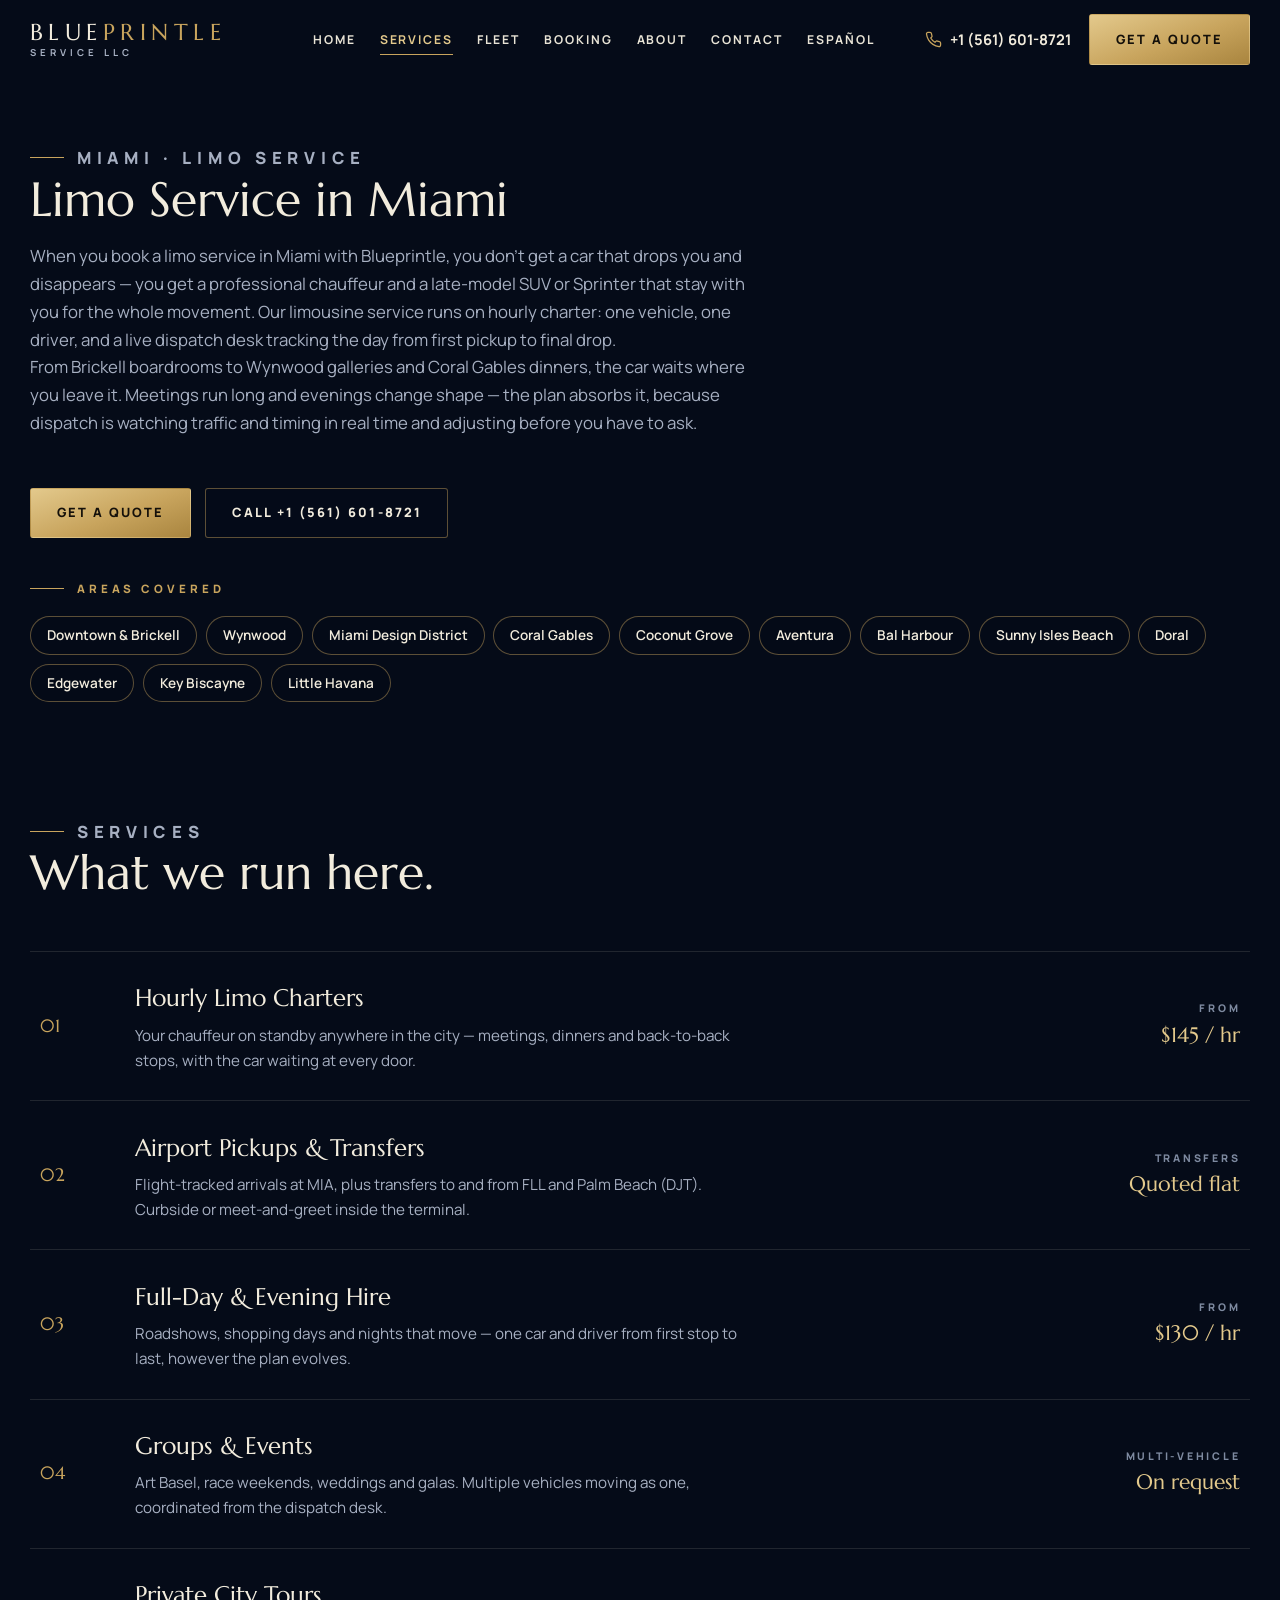
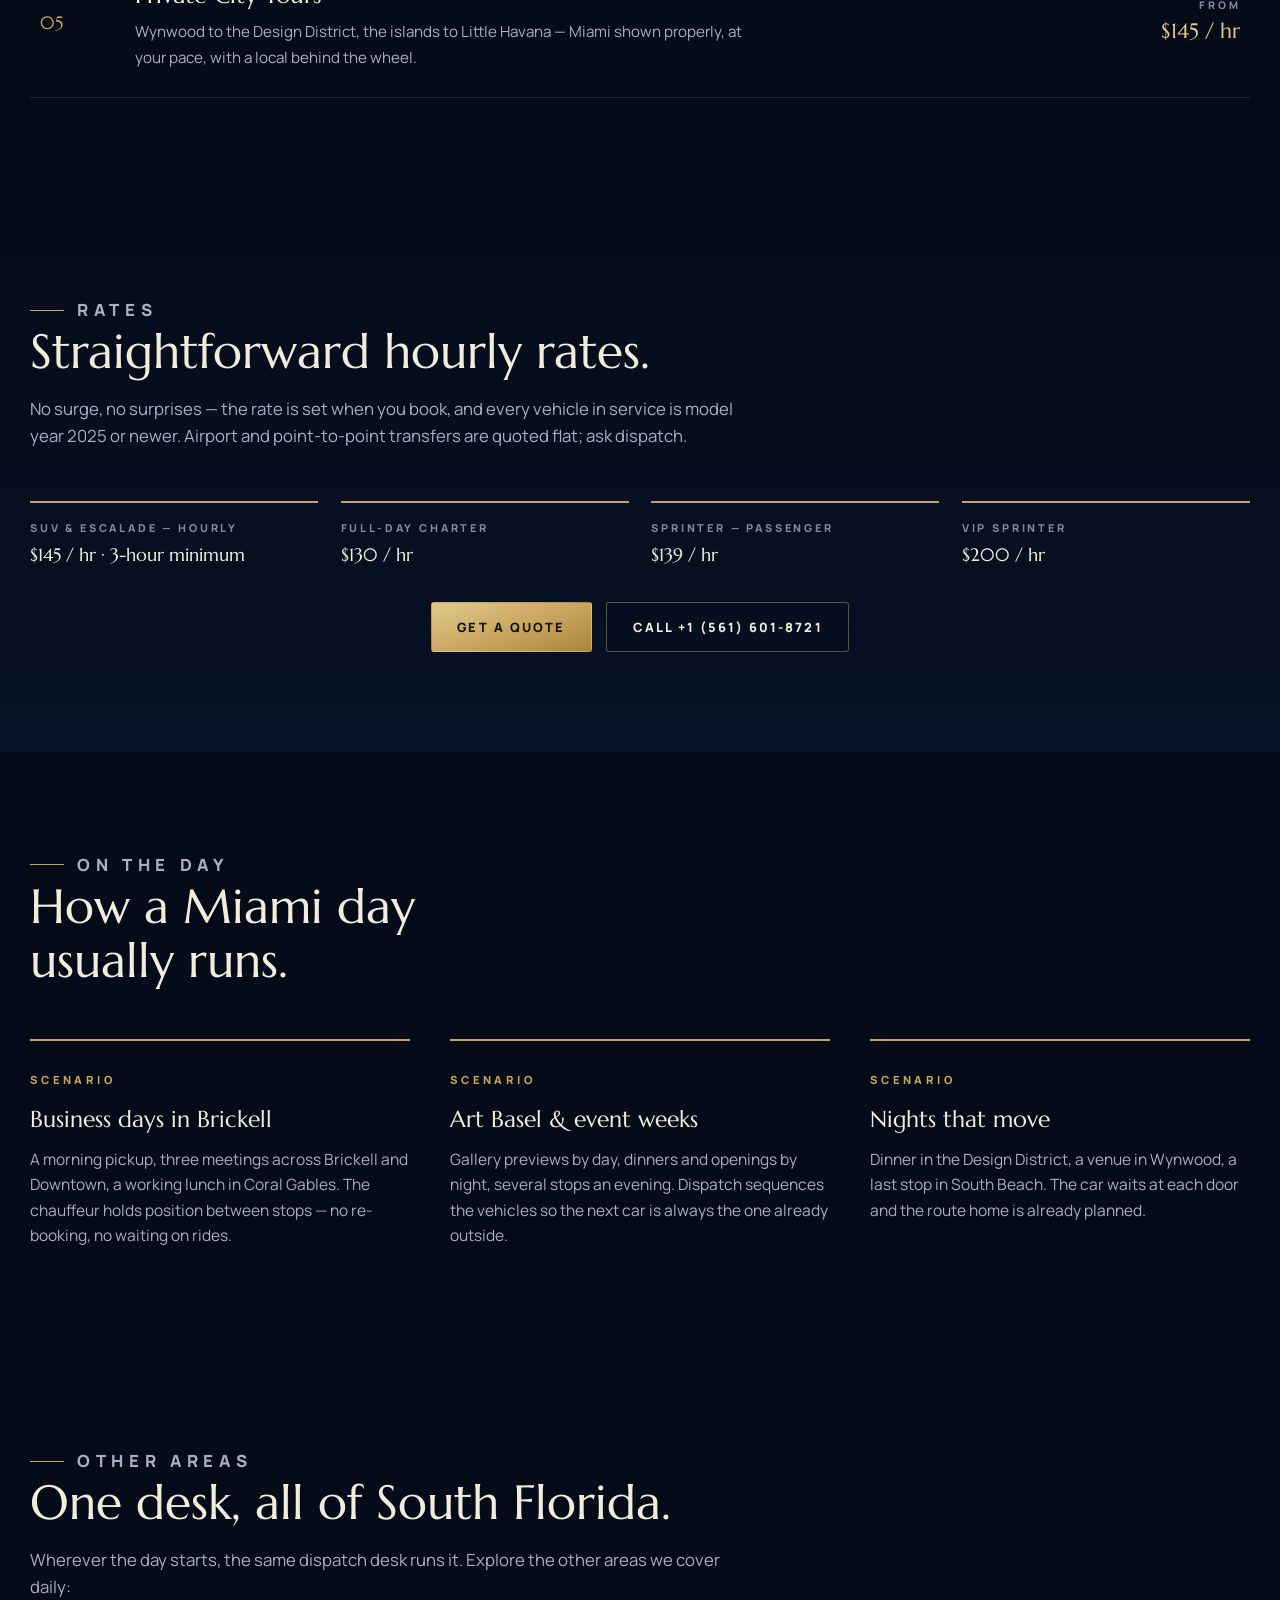
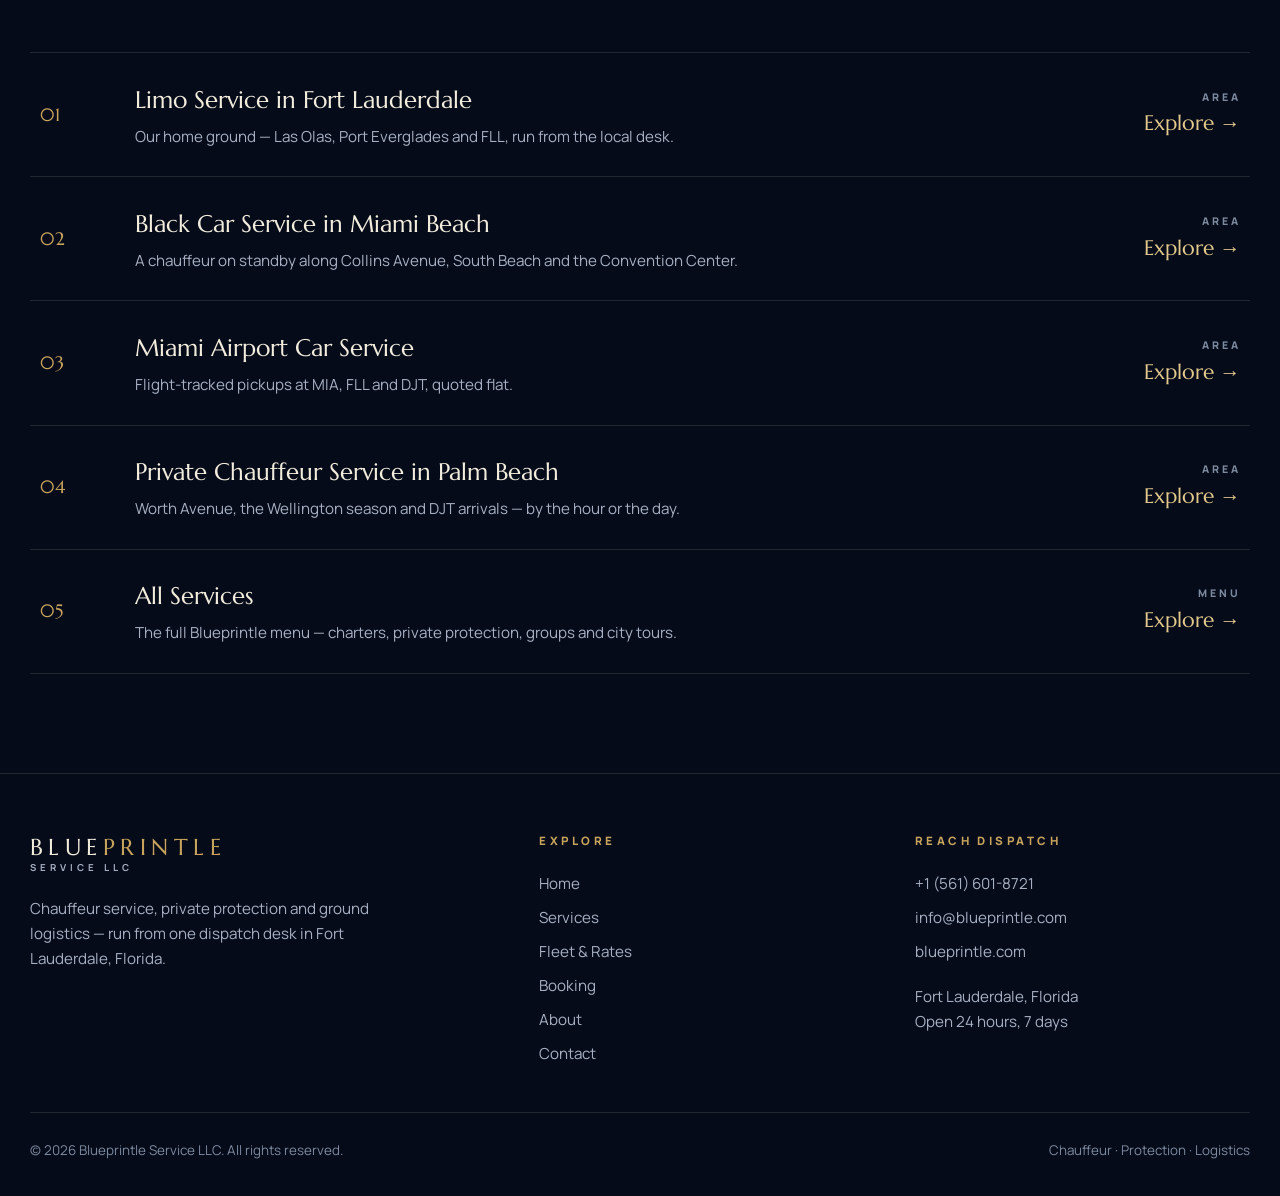
<file: limo-service-miami.html>
<!doctype html>
<html lang="en">
  <head>

    <meta charset="utf-8" />
    <meta name="viewport" content="width=device-width, initial-scale=1, viewport-fit=cover" />
    <meta name="color-scheme" content="dark" />
    <link rel="icon" href="data:," />
    <title>Limo Service in Miami — Hourly Chauffeurs | Blueprintle</title>
  <link rel="canonical" href="https://blueprintle.com/limo-service-miami.html">
    <meta name="description" content="Limo service in Miami with a chauffeur on standby — hourly charters, airport pickups and full-day hire across Brickell, Wynwood, Coral Gables and Aventura." />
    <link rel="preconnect" href="https://fonts.googleapis.com" />
    <link rel="preconnect" href="https://fonts.gstatic.com" crossorigin />
    <link href="https://fonts.googleapis.com/css2?family=Marcellus&family=Manrope:wght@400;500;600;700;800&display=swap" rel="stylesheet" />
    <style>
      :root{
        --navy-950:#050b18;
        --navy-900:#081226;
        --navy-850:#0b1a33;
        --navy-800:#10233f;
        --navy-700:#1a3357;
        --gold:#c8a45d;
        --gold-soft:#e3c98c;
        --gold-dim:rgba(200,164,93,.45);
        --ivory:#f2ecdd;
        --paper:#e9e4d6;
        --muted:#a7b0c2;
        --muted-2:#7e8aa0;
        --line:rgba(200,164,93,.22);
        --line-soft:rgba(233,228,214,.12);
        --radius:14px;
        --font-display:"Marcellus", Georgia, serif;
        --font-body:"Manrope", -apple-system, "Segoe UI", sans-serif;
      }
      *{ box-sizing:border-box; }
      html{ scroll-behavior:smooth; }
      body{
        margin:0; background:var(--navy-950); color:var(--paper);
        font-family:var(--font-body); font-size:16.5px; line-height:1.65;
        -webkit-font-smoothing:antialiased;
      }
      img{ max-width:100%; display:block; }
      a{ color:inherit; }
      button, [role="button"], select, summary, input:not([type="checkbox"],[type="radio"]){ min-height:2.25rem; }
      ::selection{ background:var(--gold); color:var(--navy-950); }

      .wrap{ width:min(1220px, 100% - 3rem); margin-inline:auto; }
      .display{ font-family:var(--font-display); font-weight:400; letter-spacing:.01em; }
      .gold{ color:var(--gold); }

      /* ---------- Header ---------- */
      header{
        position:fixed; inset:0 0 auto 0; z-index:60;
        transition:background .35s ease, border-color .35s ease, box-shadow .35s ease;
        border-bottom:1px solid transparent;
      }
      header.scrolled{ background:rgba(5,11,24,.92); backdrop-filter:blur(14px); border-bottom-color:var(--line-soft); }
      .header-in{ display:flex; align-items:center; gap:1.5rem; padding:.9rem 0; }
      .wordmark{ text-decoration:none; line-height:1; }
      .wordmark .wm-name{ font-family:var(--font-display); font-size:1.42rem; letter-spacing:.24em; color:var(--ivory); }
      .wordmark .wm-name b{ color:var(--gold); font-weight:400; }
      .wordmark .wm-sub{ display:block; margin-top:.28rem; font-size:.6rem; font-weight:700; letter-spacing:.42em; color:var(--muted); text-transform:uppercase; }
      nav.main{ margin-left:auto; display:flex; gap:1.5rem; }
      nav.main a{
        text-decoration:none; font-size:.76rem; font-weight:700; letter-spacing:.16em; text-transform:uppercase; color:var(--paper);
        padding:.55rem 0; position:relative; white-space:nowrap;
      }
      nav.main a::after{ content:""; position:absolute; left:0; bottom:.2rem; width:0; height:1px; background:var(--gold); transition:width .3s ease; }
      nav.main a:hover::after{ width:100%; }
      .header-cta{ display:flex; align-items:center; gap:.9rem; margin-left:1.4rem; }
      .header-phone{ display:flex; align-items:center; gap:.5rem; text-decoration:none; font-weight:700; font-size:.92rem; color:var(--ivory); padding:.5rem .25rem; white-space:nowrap; }
      .header-phone svg{ width:17px; height:17px; stroke:var(--gold); }
      .btn{
        display:inline-flex; align-items:center; justify-content:center; gap:.55rem;
        font-family:var(--font-body); font-weight:800; font-size:.8rem; letter-spacing:.16em; text-transform:uppercase;
        text-decoration:none; cursor:pointer; border:1px solid transparent;
        padding:.85rem 1.6rem; border-radius:3px; transition:background .25s ease, color .25s ease, border-color .25s ease, transform .25s ease;
        min-height:3rem;
      }
      .btn-gold{ background:linear-gradient(160deg, var(--gold-soft), var(--gold) 55%, #a9853f); color:#14100a; }
      .btn-gold:hover{ transform:translateY(-1px); }
      .btn-ghost{ border-color:var(--gold-dim); color:var(--ivory); background:rgba(5,11,24,.25); }
      .btn-ghost:hover{ border-color:var(--gold); color:var(--gold-soft); }
      .menu-btn{ display:none; margin-left:auto; background:none; border:1px solid var(--line-soft); border-radius:6px; width:44px; height:44px; align-items:center; justify-content:center; cursor:pointer; }
      .menu-btn svg{ width:22px; height:22px; stroke:var(--ivory); }
      .mobile-nav{ display:none; }
      .mobile-nav.open{ display:block; background:rgba(5,11,24,.97); border-top:1px solid var(--line-soft); padding:.5rem 0 1.2rem; }
      .mobile-nav a{ display:block; padding:.85rem 0; text-decoration:none; font-weight:700; letter-spacing:.14em; text-transform:uppercase; font-size:.85rem; border-bottom:1px solid var(--line-soft); }
      .mobile-nav a:last-child{ border-bottom:none; }

      /* ---------- Hero ---------- */
      .hero{ position:relative; min-height:100svh; display:flex; flex-direction:column; justify-content:flex-end; overflow:hidden; }
      .hero-bg{ position:absolute; inset:0; }
      .hero-bg img{ width:100%; height:100%; object-fit:cover; object-position:center 62%; }
      .hero-bg::after{
        content:""; position:absolute; inset:0;
        background:
          linear-gradient(90deg, rgba(5,11,24,.93) 0%, rgba(5,11,24,.72) 42%, rgba(5,11,24,.18) 78%, rgba(5,11,24,.35) 100%),
          linear-gradient(0deg, var(--navy-950) 2%, rgba(5,11,24,0) 34%),
          linear-gradient(180deg, rgba(5,11,24,.55) 0%, rgba(5,11,24,0) 22%);
      }
      .hero-in{ position:relative; z-index:2; padding:9.5rem 0 3.2rem; max-width:760px; }
      .hero-loc{ display:flex; align-items:center; gap:.8rem; font-size:.74rem; font-weight:800; letter-spacing:.34em; text-transform:uppercase; color:var(--gold-soft); margin:0 0 1.4rem; }
      .hero-loc::before{ content:""; width:44px; height:1px; background:var(--gold); }
      .hero h1{ font-family:var(--font-display); font-weight:400; font-size:clamp(2.7rem, 6.4vw, 4.9rem); line-height:1.06; color:var(--ivory); margin:0 0 1.4rem; }
      .hero h1 em{ font-style:normal; color:var(--gold); }
      .hero p.lede{ font-size:1.13rem; color:#d8dcea; max-width:34rem; margin:0 0 2.2rem; }
      .hero-ctas{ display:flex; flex-wrap:wrap; gap:.9rem; }
      .hero-facts{
        position:relative; z-index:2; border-top:1px solid var(--line-soft);
        display:grid; grid-template-columns:repeat(3, 1fr);
      }
      .hero-fact{ padding:1.35rem 1.6rem 1.5rem 0; display:flex; gap:.9rem; align-items:flex-start; }
      .hero-fact + .hero-fact{ border-left:1px solid var(--line-soft); padding-left:1.6rem; }
      .hero-fact svg{ width:22px; height:22px; flex:none; stroke:var(--gold); margin-top:.15rem; }
      .hero-fact strong{ display:block; color:var(--ivory); font-size:.95rem; letter-spacing:.02em; }
      .hero-fact span{ color:var(--muted); font-size:.86rem; line-height:1.45; display:block; }

      /* ---------- Sections ---------- */
      section{ padding:6.2rem 0; }
      .sec-head{ max-width:720px; margin-bottom:3.2rem; }
      .sec-head.center{ margin-inline:auto; text-align:center; }
      .sec-tag{ font-size:.72rem; font-weight:800; letter-spacing:.34em; text-transform:uppercase; color:var(--gold); margin:0 0 1rem; display:flex; align-items:center; gap:.8rem; }
      .sec-head.center .sec-tag{ justify-content:center; }
      .sec-tag::before{ content:""; width:34px; height:1px; background:var(--gold); }
      .sec-head.center .sec-tag::after{ content:""; width:34px; height:1px; background:var(--gold); }
      h2{ font-family:var(--font-display); font-weight:400; font-size:clamp(2rem, 4vw, 3rem); line-height:1.14; color:var(--ivory); margin:0 0 1rem; }
      .sec-head p{ color:var(--muted); margin:0; font-size:1.05rem; }

      /* ---------- Trio (signature) ---------- */
      .trio{ background:linear-gradient(180deg, var(--navy-950), var(--navy-900) 55%, var(--navy-950)); }
      .trio-grid{ display:grid; grid-template-columns:1fr 1.25fr; gap:4.5rem; align-items:start; }
      .trio-intro p{ color:var(--muted); font-size:1.06rem; }
      .trio-intro .big-line{ font-family:var(--font-display); font-size:1.5rem; color:var(--ivory); line-height:1.4; margin:1.6rem 0 0; }
      .trio-rows{ border-top:1px solid var(--line-soft); }
      .trio-row{ display:grid; grid-template-columns:64px 1fr; gap:1.4rem; padding:1.9rem 0; border-bottom:1px solid var(--line-soft); }
      .trio-row .num{ font-family:var(--font-display); font-size:1.7rem; color:var(--gold); line-height:1; padding-top:.2rem; }
      .trio-row h3{ margin:0 0 .45rem; font-family:var(--font-display); font-weight:400; font-size:1.45rem; color:var(--ivory); letter-spacing:.02em; }
      .trio-row p{ margin:0; color:var(--muted); font-size:.98rem; }

      /* ---------- Protection feature ---------- */
      .feature{ padding:0; }
      .feature-grid{ display:grid; grid-template-columns:1.05fr 1fr; min-height:640px; }
      .feature-media{ position:relative; overflow:hidden; }
      .feature-media img{ position:absolute; inset:0; width:100%; height:100%; object-fit:cover; }
      .feature-media::after{ content:""; position:absolute; inset:0; background:linear-gradient(90deg, rgba(5,11,24,0) 55%, rgba(5,11,24,.55)); }
      .feature-body{ background:var(--navy-850); padding:5.5rem clamp(1.5rem, 5vw, 4.5rem); display:flex; flex-direction:column; justify-content:center; }
      .feature-body p{ color:var(--muted); }
      .check-list{ list-style:none; margin:1.8rem 0 2.4rem; padding:0; display:grid; gap:1rem; }
      .check-list li{ display:flex; gap:.85rem; align-items:flex-start; color:var(--paper); font-size:1rem; }
      .check-list svg{ width:20px; height:20px; flex:none; stroke:var(--gold); margin-top:.2rem; }
      .feature-note{ border-left:2px solid var(--gold); padding:.2rem 0 .2rem 1.1rem; color:var(--muted); font-size:.94rem; margin:0 0 2.4rem; }
      .feature-note strong{ color:var(--ivory); }

      /* ---------- Dispatch / live tracking ---------- */
      .dispatch{ background:var(--navy-900); border-block:1px solid var(--line-soft); }
      .dispatch-grid{ display:grid; grid-template-columns:1fr 1fr; gap:4.5rem; align-items:center; }
      .dispatch-copy p{ color:var(--muted); }
      .dispatch-points{ margin-top:2rem; display:grid; gap:1.4rem; }
      .dispatch-point{ display:flex; gap:1rem; }
      .dispatch-point svg{ width:24px; height:24px; flex:none; stroke:var(--gold); margin-top:.15rem; }
      .dispatch-point strong{ color:var(--ivory); display:block; margin-bottom:.15rem; }
      .dispatch-point span{ color:var(--muted); font-size:.95rem; }
      .track-card{
        background:var(--navy-950); border:1px solid var(--line); border-radius:var(--radius);
        padding:1.8rem; box-shadow:0 30px 60px rgba(0,0,0,.45);
      }
      .track-top{ display:flex; align-items:center; justify-content:space-between; gap:1rem; padding-bottom:1.2rem; border-bottom:1px solid var(--line-soft); }
      .track-top .t-label{ font-size:.68rem; font-weight:800; letter-spacing:.3em; text-transform:uppercase; color:var(--muted-2); }
      .track-top .t-route{ font-family:var(--font-display); font-size:1.25rem; color:var(--ivory); margin-top:.3rem; }
      .live-pill{ display:inline-flex; align-items:center; gap:.5rem; font-size:.7rem; font-weight:800; letter-spacing:.22em; color:#8fe3b0; border:1px solid rgba(110,220,150,.4); border-radius:999px; padding:.42rem .8rem; }
      .live-dot{ width:8px; height:8px; border-radius:50%; background:#5fd68b; animation:pulse 1.8s infinite; }
      @keyframes pulse{ 0%{ box-shadow:0 0 0 0 rgba(95,214,139,.45);} 70%{ box-shadow:0 0 0 9px rgba(95,214,139,0);} 100%{ box-shadow:0 0 0 0 rgba(95,214,139,0);} }
      .track-steps{ list-style:none; margin:1.4rem 0 0; padding:0; }
      .track-steps li{ display:flex; gap:1rem; padding:.65rem 0; position:relative; }
      .track-steps li::before{ content:""; position:absolute; left:9px; top:2rem; bottom:-.4rem; width:1px; background:var(--line-soft); }
      .track-steps li:last-child::before{ display:none; }
      .step-dot{ width:19px; height:19px; flex:none; border-radius:50%; border:1px solid var(--gold-dim); display:flex; align-items:center; justify-content:center; margin-top:.2rem; background:var(--navy-950); z-index:1; }
      .step-dot svg{ width:11px; height:11px; stroke:var(--gold); }
      .step-dot.now{ background:var(--gold); border-color:var(--gold); }
      .step-dot.now i{ width:7px; height:7px; border-radius:50%; background:var(--navy-950); display:block; }
      .track-steps strong{ color:var(--ivory); font-size:.98rem; display:block; }
      .track-steps span{ color:var(--muted-2); font-size:.86rem; }
      .track-foot{ margin-top:1.4rem; padding-top:1.2rem; border-top:1px solid var(--line-soft); display:flex; justify-content:space-between; gap:1rem; flex-wrap:wrap; }
      .track-foot div span{ display:block; font-size:.68rem; font-weight:800; letter-spacing:.26em; text-transform:uppercase; color:var(--muted-2); }
      .track-foot div strong{ color:var(--ivory); font-family:var(--font-display); font-size:1.05rem; letter-spacing:.03em; }

      /* ---------- Services list ---------- */
      .svc-list{ border-top:1px solid var(--line-soft); }
      .svc-row{
        display:grid; grid-template-columns:70px 1fr auto; gap:1.6rem; align-items:center;
        padding:1.7rem .6rem; border-bottom:1px solid var(--line-soft); text-decoration:none;
        transition:background .25s ease, padding-left .25s ease;
      }
      .svc-row:hover{ background:rgba(200,164,93,.05); padding-left:1.1rem; }
      .svc-row .idx{ font-family:var(--font-display); color:var(--gold); font-size:1.15rem; }
      .svc-row h3{ margin:0 0 .25rem; font-family:var(--font-display); font-weight:400; font-size:1.5rem; color:var(--ivory); }
      .svc-row p{ margin:0; color:var(--muted); font-size:.95rem; max-width:620px; }
      .svc-row .price{ text-align:right; }
      .svc-row .price span{ display:block; font-size:.66rem; font-weight:800; letter-spacing:.26em; text-transform:uppercase; color:var(--muted-2); }
      .svc-row .price strong{ font-family:var(--font-display); font-size:1.3rem; color:var(--gold-soft); font-weight:400; white-space:nowrap; }

      /* ---------- Fleet / rates ---------- */
      .fleet{ background:linear-gradient(180deg, var(--navy-950), var(--navy-900)); }
      .fleet-grid{ display:grid; grid-template-columns:repeat(3, 1fr); gap:1.4rem; }
      .car-card{ background:var(--navy-850); border:1px solid var(--line-soft); border-radius:var(--radius); overflow:hidden; display:flex; flex-direction:column; }
      .car-card .car-img{ aspect-ratio:16/10; overflow:hidden; }
      .car-card .car-img img{ width:100%; height:100%; object-fit:cover; transition:transform .6s ease; }
      .car-card:hover .car-img img{ transform:scale(1.045); }
      .car-body{ padding:1.6rem 1.6rem 1.8rem; display:flex; flex-direction:column; gap:.4rem; flex:1; }
      .car-body h3{ margin:0; font-family:var(--font-display); font-weight:400; font-size:1.4rem; color:var(--ivory); }
      .car-body .car-sub{ color:var(--muted); font-size:.92rem; margin:0 0 .8rem; }
      .car-meta{ display:flex; gap:1.2rem; flex-wrap:wrap; margin-bottom:1.1rem; }
      .car-meta span{ display:inline-flex; align-items:center; gap:.45rem; color:var(--muted); font-size:.85rem; }
      .car-meta svg{ width:16px; height:16px; stroke:var(--gold); }
      .car-price{ margin-top:auto; padding-top:1.1rem; border-top:1px solid var(--line-soft); display:flex; align-items:baseline; justify-content:space-between; }
      .car-price .from{ font-size:.68rem; font-weight:800; letter-spacing:.24em; text-transform:uppercase; color:var(--muted-2); }
      .car-price .amount{ font-family:var(--font-display); font-size:1.65rem; color:var(--gold-soft); }
      .car-price .amount small{ font-size:.85rem; color:var(--muted); font-family:var(--font-body); }
      .fleet-note{ margin-top:1.6rem; color:var(--muted); font-size:.93rem; text-align:center; }
      .fleet-note strong{ color:var(--ivory); }

      /* ---------- Coverage band ---------- */
      .coverage{ position:relative; padding:7.5rem 0; overflow:hidden; }
      .coverage-bg{ position:absolute; inset:0; }
      .coverage-bg img{ width:100%; height:100%; object-fit:cover; }
      .coverage-bg::after{ content:""; position:absolute; inset:0; background:linear-gradient(90deg, rgba(5,11,24,.94) 8%, rgba(5,11,24,.62) 55%, rgba(5,11,24,.35)); }
      .coverage-in{ position:relative; z-index:2; max-width:640px; }
      .coverage-in p{ color:#cfd6e4; }
      .city-chips{ display:flex; flex-wrap:wrap; gap:.55rem; margin-top:1.8rem; }
      .city-chips span{ border:1px solid var(--gold-dim); color:var(--ivory); border-radius:999px; padding:.45rem 1rem; font-size:.85rem; font-weight:600; background:rgba(5,11,24,.45); }

      /* ---------- Steps ---------- */
      .steps-grid{ display:grid; grid-template-columns:repeat(3, 1fr); gap:2.5rem; }
      .step{ border-top:2px solid var(--gold); padding-top:1.4rem; }
      .step .step-k{ font-size:.7rem; font-weight:800; letter-spacing:.3em; text-transform:uppercase; color:var(--gold); }
      .step h3{ font-family:var(--font-display); font-weight:400; font-size:1.45rem; color:var(--ivory); margin:.6rem 0 .5rem; }
      .step p{ color:var(--muted); margin:0; font-size:.97rem; }

      /* ---------- Quote ---------- */
      .quote{ background:var(--navy-900); border-top:1px solid var(--line-soft); }
      .quote-grid{ display:grid; grid-template-columns:1fr 1.2fr; gap:4rem; align-items:start; }
      .quote-copy p{ color:var(--muted); }
      .quote-direct{ margin-top:2rem; display:grid; gap:1rem; }
      .quote-direct a{ display:flex; align-items:center; gap:1rem; text-decoration:none; padding:1rem 1.1rem; border:1px solid var(--line-soft); border-radius:10px; transition:border-color .25s ease; }
      .quote-direct a:hover{ border-color:var(--gold); }
      .quote-direct svg{ width:22px; height:22px; stroke:var(--gold); flex:none; }
      .quote-direct span small{ display:block; color:var(--muted-2); font-size:.72rem; font-weight:800; letter-spacing:.22em; text-transform:uppercase; }
      .quote-direct span strong{ color:var(--ivory); font-size:1.02rem; }
      form.quote-form{ background:var(--navy-950); border:1px solid var(--line); border-radius:var(--radius); padding:2rem; }
      .form-grid{ display:grid; grid-template-columns:1fr 1fr; gap:1.1rem; }
      .field{ display:flex; flex-direction:column; gap:.4rem; }
      .field.full{ grid-column:1 / -1; }
      .field label{ font-size:.7rem; font-weight:800; letter-spacing:.22em; text-transform:uppercase; color:var(--muted); }
      .field input, .field select, .field textarea{
        background:var(--navy-850); border:1px solid var(--line-soft); border-radius:8px; color:var(--ivory);
        font-family:var(--font-body); font-size:1rem; padding:.72rem .9rem; width:100%;
      }
      .field textarea{ min-height:5.2rem; resize:vertical; }
      .field input:focus, .field select:focus, .field textarea:focus{ outline:2px solid var(--gold-dim); border-color:var(--gold); }
      .estimate{
        margin-top:1.4rem; border:1px dashed var(--gold-dim); border-radius:10px; padding:1.1rem 1.2rem;
        display:flex; align-items:center; justify-content:space-between; gap:1rem; flex-wrap:wrap;
      }
      .estimate .est-label{ font-size:.7rem; font-weight:800; letter-spacing:.24em; text-transform:uppercase; color:var(--muted); }
      .estimate .est-value{ font-family:var(--font-display); font-size:1.9rem; color:var(--gold-soft); line-height:1; }
      .estimate .est-note{ width:100%; color:var(--muted-2); font-size:.82rem; }
      .form-actions{ display:flex; gap:.8rem; flex-wrap:wrap; margin-top:1.4rem; }
      .form-actions .btn{ flex:1; }
      .form-sent{ display:none; margin-top:1.2rem; border:1px solid rgba(110,220,150,.4); color:#b9f0cd; border-radius:10px; padding:1rem 1.2rem; font-size:.95rem; }

      /* ---------- Footer ---------- */
      footer{ border-top:1px solid var(--line-soft); padding:3.6rem 0 2.2rem; background:var(--navy-950); }
      .footer-grid{ display:grid; grid-template-columns:1.4fr 1fr 1fr; gap:2.5rem; margin-bottom:2.6rem; }
      footer h4{ font-size:.72rem; font-weight:800; letter-spacing:.3em; text-transform:uppercase; color:var(--gold); margin:0 0 1rem; }
      footer p, footer a{ color:var(--muted); font-size:.95rem; }
      footer a{ text-decoration:none; display:block; padding:.28rem 0; }
      footer a:hover{ color:var(--gold-soft); }
      .footer-bottom{ border-top:1px solid var(--line-soft); padding-top:1.6rem; display:flex; justify-content:space-between; gap:1rem; flex-wrap:wrap; color:var(--muted-2); font-size:.84rem; }

      /* ---------- Mobile call bar ---------- */
      .mobile-bar{
        display:none; position:fixed; inset:auto 0 0 0; z-index:70;
        background:rgba(5,11,24,.96); backdrop-filter:blur(12px); border-top:1px solid var(--line);
        padding:.6rem .8rem calc(.6rem + env(safe-area-inset-bottom)); gap:.6rem;
      }
      .mobile-bar a{ flex:1; }

      .reveal{ opacity:0; transform:translateY(22px); transition:opacity .7s ease, transform .7s ease; }
      .reveal.in{ opacity:1; transform:none; }
      @media (prefers-reduced-motion: reduce){
        html{ scroll-behavior:auto; }
        .reveal{ opacity:1; transform:none; transition:none; }
        .live-dot{ animation:none; }
        .car-card .car-img img{ transition:none; }
      }

      @media (max-width: 1020px){
        nav.main, .header-cta{ display:none; }
        .menu-btn{ display:flex; }
        .trio-grid, .dispatch-grid, .quote-grid{ grid-template-columns:1fr; gap:2.8rem; }
        .feature-grid{ grid-template-columns:1fr; min-height:0; }
        .feature-media{ height:380px; position:relative; }
        .feature-media img{ position:absolute; }
        .fleet-grid{ grid-template-columns:1fr 1fr; }
        .steps-grid{ grid-template-columns:1fr; gap:1.8rem; }
        .footer-grid{ grid-template-columns:1fr 1fr; }
      }
      @media (max-width: 640px){
        body{ font-size:16px; }
        section{ padding:4.2rem 0; }
        .wrap{ width:calc(100% - 2.2rem); }
        .hero-in{ padding-top:7.5rem; }
        .hero-bg img{ object-position:74% 58%; }
        .mobile-bar .btn{ font-size:.72rem; letter-spacing:.1em; padding:.8rem .5rem; white-space:nowrap; }
        .hero-facts{ grid-template-columns:1fr; }
        .hero-fact{ padding:1rem 0; }
        .hero-fact + .hero-fact{ border-left:none; border-top:1px solid var(--line-soft); padding-left:0; }
        .fleet-grid{ grid-template-columns:1fr; }
        .form-grid{ grid-template-columns:1fr; }
        .svc-row{ grid-template-columns:1fr; gap:.4rem; padding:1.4rem .4rem; }
        .svc-row .price{ text-align:left; }
        .svc-row .idx{ display:none; }
        .footer-grid{ grid-template-columns:1fr; }
        .mobile-bar{ display:flex; }
        body{ padding-bottom:74px; }
        .feature-body{ padding:3.2rem 1.4rem; }
        form.quote-form{ padding:1.4rem; }
      }
      /* ---------- Static pages ---------- */
      [id]{ scroll-margin-top:92px; }
      nav.main a.active{ color:var(--gold-soft); }
      nav.main a.active::after{ width:100%; }
      .mobile-nav a.active{ color:var(--gold-soft); }
      .page-top{ padding-top:9rem; }
      @media (max-width: 1200px){ .header-phone{ display:none; } }

      /* ---------- About ---------- */
      .about-cols{ display:grid; grid-template-columns:1fr 1fr; gap:2.5rem; }
      .about-cols p{ color:var(--muted); margin:0; }
      .about-facts{ display:grid; grid-template-columns:repeat(4, 1fr); gap:1.4rem; margin-top:2.8rem; }
      .about-fact{ border-top:2px solid var(--gold); padding-top:1rem; }
      .about-fact span{ display:block; font-size:.68rem; font-weight:800; letter-spacing:.26em; text-transform:uppercase; color:var(--muted-2); margin-bottom:.35rem; }
      .about-fact strong{ color:var(--ivory); font-family:var(--font-display); font-weight:400; font-size:1.12rem; line-height:1.35; display:block; }
      .about-ctas{ display:flex; flex-wrap:wrap; gap:.9rem; margin-top:2.6rem; }

      /* ---------- Fleet CTA ---------- */
      .fleet-cta{ display:flex; gap:.9rem; justify-content:center; flex-wrap:wrap; margin-top:2.2rem; }

      /* ---------- Contact ---------- */
      .contact-grid{ display:grid; grid-template-columns:1fr 1fr; gap:4rem; align-items:start; }
      .contact-grid > div > p{ color:var(--muted); }
      .contact-card{ background:var(--navy-850); border:1px solid var(--line); border-radius:var(--radius); padding:2rem; }
      .contact-card h3{ font-family:var(--font-display); font-weight:400; font-size:1.4rem; color:var(--ivory); margin:0 0 1.4rem; }
      .contact-row{ display:flex; justify-content:space-between; gap:1.5rem; padding:.85rem 0; border-top:1px solid var(--line-soft); }
      .contact-row span{ font-size:.68rem; font-weight:800; letter-spacing:.24em; text-transform:uppercase; color:var(--muted-2); padding-top:.2rem; white-space:nowrap; }
      .contact-row strong{ color:var(--paper); font-weight:600; text-align:right; }
      .contact-card .btn{ margin-top:1.6rem; width:100%; }
      .contact-card .cc-note{ color:var(--muted); font-size:.9rem; margin:1.2rem 0 0; }

      @media (max-width: 1020px){
        .about-facts{ grid-template-columns:1fr 1fr; }
        .contact-grid{ grid-template-columns:1fr; gap:2.8rem; }
      }
      @media (max-width: 640px){
        .page-top{ padding-top:6.8rem; }
        .about-cols{ grid-template-columns:1fr; gap:1.2rem; }
        .about-facts{ grid-template-columns:1fr; }
      }
    
      .form-sent.err{ border-color:rgba(232,120,120,.55); color:#f2c1c1; }
      .form-actions .btn[disabled]{ opacity:.55; cursor:wait; transform:none; }

    
      /* ---------- Landing pages ---------- */
      .sec-head h1{ font-family:var(--font-display); font-weight:400; font-size:clamp(2rem, 4vw, 3rem); line-height:1.14; color:var(--ivory); margin:0 0 1rem; }
    </style>
  </head>
  <body>

<!-- ================= HEADER ================= -->
    <header id="siteHeader">
      <div class="wrap header-in">
        <a class="wordmark" href="index.html" aria-label="Blueprintle home">
          <span class="wm-name">BLUE<b>PRINTLE</b></span>
          <span class="wm-sub">Service LLC</span>
        </a>
        <nav class="main" aria-label="Main">
          <a href="index.html">Home</a>
          <a href="services.html" class="active" aria-current="page">Services</a>
          <a href="fleet.html">Fleet</a>
          <a href="booking.html">Booking</a>
          <a href="about.html">About</a>
          <a href="contact.html">Contact</a>
          <a href="servicios.html" hreflang="es">Español</a>
        </nav>
        <div class="header-cta">
          <a class="header-phone" href="tel:+15616018721">
            <svg viewBox="0 0 24 24" fill="none" stroke-width="1.8" stroke-linecap="round" stroke-linejoin="round"><path d="M22 16.92v3a2 2 0 0 1-2.18 2 19.79 19.79 0 0 1-8.63-3.07 19.5 19.5 0 0 1-6-6 19.79 19.79 0 0 1-3.07-8.67A2 2 0 0 1 4.11 2h3a2 2 0 0 1 2 1.72c.13.96.36 1.9.7 2.81a2 2 0 0 1-.45 2.11L8.09 9.91a16 16 0 0 0 6 6l1.27-1.27a2 2 0 0 1 2.11-.45c.91.34 1.85.57 2.81.7A2 2 0 0 1 22 16.92z"/></svg>
            +1 (561) 601-8721
          </a>
          <a class="btn btn-gold" href="booking.html">Get a Quote</a>
        </div>
        <button class="menu-btn" id="menuBtn" aria-label="Open menu" aria-expanded="false">
          <svg viewBox="0 0 24 24" fill="none" stroke-width="1.8" stroke-linecap="round"><path d="M4 7h16M4 12h16M4 17h16"/></svg>
        </button>
      </div>
      <div class="mobile-nav" id="mobileNav">
        <div class="wrap">
          <a href="index.html">Home</a>
          <a href="services.html" class="active" aria-current="page">Services</a>
          <a href="fleet.html">Fleet</a>
          <a href="booking.html">Booking</a>
          <a href="about.html">About</a>
          <a href="contact.html">Contact</a>
          <a href="servicios.html" hreflang="es">Español</a>
          <a href="tel:+15616018721">Call +1 (561) 601-8721</a>
        </div>
      </div>
    </header>

<!-- ================= PAGE INTRO ================= -->
    <section class="page-top">
      <div class="wrap">
        <div class="sec-head reveal">
          <p class="sec-tag">Miami · Limo Service</p>
          <h1>Limo Service in Miami</h1>
          <p>When you book a limo service in Miami with Blueprintle, you don't get a car that drops you and disappears — you get a professional chauffeur and a late-model SUV or Sprinter that stay with you for the whole movement. Our limousine service runs on hourly charter: one vehicle, one driver, and a live dispatch desk tracking the day from first pickup to final drop.</p>
          <p>From Brickell boardrooms to Wynwood galleries and Coral Gables dinners, the car waits where you leave it. Meetings run long and evenings change shape — the plan absorbs it, because dispatch is watching traffic and timing in real time and adjusting before you have to ask.</p>
        </div>
        <div class="about-ctas reveal" style="margin-top:0; margin-bottom:2.6rem;">
          <a class="btn btn-gold" href="booking.html">Get a Quote</a>
          <a class="btn btn-ghost" href="tel:+15616018721">Call +1 (561) 601-8721</a>
        </div>
        <div class="reveal">
          <p class="sec-tag" style="margin-bottom:1.1rem;">Areas Covered</p>
          <div class="city-chips" style="margin-top:0;">
            <span>Downtown &amp; Brickell</span>
            <span>Wynwood</span>
            <span>Miami Design District</span>
            <span>Coral Gables</span>
            <span>Coconut Grove</span>
            <span>Aventura</span>
            <span>Bal Harbour</span>
            <span>Sunny Isles Beach</span>
            <span>Doral</span>
            <span>Edgewater</span>
            <span>Key Biscayne</span>
            <span>Little Havana</span>
          </div>
        </div>
      </div>
    </section>

<!-- ================= SERVICES ================= -->
    <section style="padding-top:1rem;">
      <div class="wrap">
        <div class="sec-head reveal">
          <p class="sec-tag">Services</p>
          <h2>What we run here.</h2>
        </div>
        <div class="svc-list reveal">
          <a class="svc-row" href="booking.html">
            <span class="idx">01</span>
            <div>
              <h3>Hourly Limo Charters</h3>
              <p>Your chauffeur on standby anywhere in the city — meetings, dinners and back-to-back stops, with the car waiting at every door.</p>
            </div>
            <div class="price"><span>From</span><strong>$145 / hr</strong></div>
          </a>
          <a class="svc-row" href="booking.html">
            <span class="idx">02</span>
            <div>
              <h3>Airport Pickups &amp; Transfers</h3>
              <p>Flight-tracked arrivals at MIA, plus transfers to and from FLL and Palm Beach (DJT). Curbside or meet-and-greet inside the terminal.</p>
            </div>
            <div class="price"><span>Transfers</span><strong>Quoted flat</strong></div>
          </a>
          <a class="svc-row" href="booking.html">
            <span class="idx">03</span>
            <div>
              <h3>Full-Day &amp; Evening Hire</h3>
              <p>Roadshows, shopping days and nights that move — one car and driver from first stop to last, however the plan evolves.</p>
            </div>
            <div class="price"><span>From</span><strong>$130 / hr</strong></div>
          </a>
          <a class="svc-row" href="booking.html">
            <span class="idx">04</span>
            <div>
              <h3>Groups &amp; Events</h3>
              <p>Art Basel, race weekends, weddings and galas. Multiple vehicles moving as one, coordinated from the dispatch desk.</p>
            </div>
            <div class="price"><span>Multi-vehicle</span><strong>On request</strong></div>
          </a>
          <a class="svc-row" href="booking.html">
            <span class="idx">05</span>
            <div>
              <h3>Private City Tours</h3>
              <p>Wynwood to the Design District, the islands to Little Havana — Miami shown properly, at your pace, with a local behind the wheel.</p>
            </div>
            <div class="price"><span>From</span><strong>$145 / hr</strong></div>
          </a>
        </div>
      </div>
    </section>

    <section class="fleet">
      <div class="wrap">
        <div class="sec-head reveal">
          <p class="sec-tag">Rates</p>
          <h2>Straightforward hourly rates.</h2>
          <p>No surge, no surprises — the rate is set when you book, and every vehicle in service is model year 2025 or newer. Airport and point-to-point transfers are quoted flat; ask dispatch.</p>
        </div>
        <div class="about-facts reveal">
          <div class="about-fact"><span>SUV &amp; Escalade — Hourly</span><strong>$145 / hr · 3-hour minimum</strong></div>
          <div class="about-fact"><span>Full-Day Charter</span><strong>$130 / hr</strong></div>
          <div class="about-fact"><span>Sprinter — Passenger</span><strong>$139 / hr</strong></div>
          <div class="about-fact"><span>VIP Sprinter</span><strong>$200 / hr</strong></div>
        </div>
        <div class="fleet-cta reveal">
          <a class="btn btn-gold" href="booking.html">Get a Quote</a>
          <a class="btn btn-ghost" href="tel:+15616018721">Call +1 (561) 601-8721</a>
        </div>
      </div>
    </section>

    <section>
      <div class="wrap">
        <div class="sec-head reveal">
          <p class="sec-tag">On the Day</p>
          <h2>How a Miami day<br />usually runs.</h2>
        </div>
        <div class="steps-grid">
          <div class="step reveal">
            <span class="step-k">Scenario</span>
            <h3>Business days in Brickell</h3>
            <p>A morning pickup, three meetings across Brickell and Downtown, a working lunch in Coral Gables. The chauffeur holds position between stops — no re-booking, no waiting on rides.</p>
          </div>
          <div class="step reveal">
            <span class="step-k">Scenario</span>
            <h3>Art Basel &amp; event weeks</h3>
            <p>Gallery previews by day, dinners and openings by night, several stops an evening. Dispatch sequences the vehicles so the next car is always the one already outside.</p>
          </div>
          <div class="step reveal">
            <span class="step-k">Scenario</span>
            <h3>Nights that move</h3>
            <p>Dinner in the Design District, a venue in Wynwood, a last stop in South Beach. The car waits at each door and the route home is already planned.</p>
          </div>
        </div>
      </div>
    </section>

    <section>
      <div class="wrap">
        <div class="sec-head reveal">
          <p class="sec-tag">Other Areas</p>
          <h2>One desk, all of South Florida.</h2>
          <p>Wherever the day starts, the same dispatch desk runs it. Explore the other areas we cover daily:</p>
        </div>
        <div class="svc-list reveal">
          <a class="svc-row" href="limo-service-fort-lauderdale.html">
            <span class="idx">01</span>
            <div>
              <h3>Limo Service in Fort Lauderdale</h3>
              <p>Our home ground — Las Olas, Port Everglades and FLL, run from the local desk.</p>
            </div>
            <div class="price"><span>Area</span><strong>Explore →</strong></div>
          </a>
          <a class="svc-row" href="black-car-service-miami-beach.html">
            <span class="idx">02</span>
            <div>
              <h3>Black Car Service in Miami Beach</h3>
              <p>A chauffeur on standby along Collins Avenue, South Beach and the Convention Center.</p>
            </div>
            <div class="price"><span>Area</span><strong>Explore →</strong></div>
          </a>
          <a class="svc-row" href="miami-airport-car-service.html">
            <span class="idx">03</span>
            <div>
              <h3>Miami Airport Car Service</h3>
              <p>Flight-tracked pickups at MIA, FLL and DJT, quoted flat.</p>
            </div>
            <div class="price"><span>Area</span><strong>Explore →</strong></div>
          </a>
          <a class="svc-row" href="chauffeur-service-palm-beach.html">
            <span class="idx">04</span>
            <div>
              <h3>Private Chauffeur Service in Palm Beach</h3>
              <p>Worth Avenue, the Wellington season and DJT arrivals — by the hour or the day.</p>
            </div>
            <div class="price"><span>Area</span><strong>Explore →</strong></div>
          </a>
          <a class="svc-row" href="services.html">
            <span class="idx">05</span>
            <div>
              <h3>All Services</h3>
              <p>The full Blueprintle menu — charters, private protection, groups and city tours.</p>
            </div>
            <div class="price"><span>Menu</span><strong>Explore →</strong></div>
          </a>
        </div>
      </div>
    </section>

<!-- ================= FOOTER ================= -->
    <footer>
      <div class="wrap">
        <div class="footer-grid">
          <div>
            <a class="wordmark" href="index.html" style="text-decoration:none;">
              <span class="wm-name">BLUE<b>PRINTLE</b></span>
              <span class="wm-sub">Service LLC</span>
            </a>
            <p style="margin-top:1.2rem; max-width:22rem;">Chauffeur service, private protection and ground logistics — run from one dispatch desk in Fort Lauderdale, Florida.</p>
          </div>
          <div>
            <h4>Explore</h4>
            <a href="index.html">Home</a>
            <a href="services.html">Services</a>
            <a href="fleet.html">Fleet &amp; Rates</a>
            <a href="booking.html">Booking</a>
            <a href="about.html">About</a>
            <a href="contact.html">Contact</a>
          </div>
          <div>
            <h4>Reach Dispatch</h4>
            <a href="tel:+15616018721">+1 (561) 601-8721</a>
            <a href="mailto:info@blueprintle.com">info@blueprintle.com</a>
            <a href="https://blueprintle.com" target="_blank" rel="noopener">blueprintle.com</a>
            <p>Fort Lauderdale, Florida<br />Open 24 hours, 7 days</p>
          </div>
        </div>
        <div class="footer-bottom">
          <span>© 2026 Blueprintle Service LLC. All rights reserved.</span>
          <span>Chauffeur · Protection · Logistics</span>
        </div>
      </div>
    </footer>

<!-- Mobile call bar -->
    <div class="mobile-bar">
      <a class="btn btn-ghost" href="tel:+15616018721">Call Dispatch</a>
      <a class="btn btn-gold" href="booking.html">Get a Quote</a>
    </div>

    <script>
      (function () {
        var header = document.getElementById('siteHeader');
        function onScroll() { header.classList.toggle('scrolled', window.scrollY > 40); }
        window.addEventListener('scroll', onScroll, { passive: true });
        onScroll();

        var menuBtn = document.getElementById('menuBtn');
        var mobileNav = document.getElementById('mobileNav');
        menuBtn.addEventListener('click', function () {
          var open = mobileNav.classList.toggle('open');
          menuBtn.setAttribute('aria-expanded', open ? 'true' : 'false');
        });
        mobileNav.addEventListener('click', function (e) {
          if (e.target.tagName === 'A') {
            mobileNav.classList.remove('open');
            menuBtn.setAttribute('aria-expanded', 'false');
          }
        });

        if ('IntersectionObserver' in window) {
          var io = new IntersectionObserver(function (entries) {
            entries.forEach(function (en) {
              if (en.isIntersecting) { en.target.classList.add('in'); io.unobserve(en.target); }
            });
          }, { threshold: 0.12 });
          document.querySelectorAll('.reveal').forEach(function (el) { io.observe(el); });
          /* Safety net: never leave content hidden (print, full-page capture, IO quirks). */
          setTimeout(function () {
            document.querySelectorAll('.reveal:not(.in)').forEach(function (el) { el.classList.add('in'); });
          }, 1600);
        } else {
          document.querySelectorAll('.reveal').forEach(function (el) { el.classList.add('in'); });
        }
      })();
    </script>
<script data-goatcounter="https://blueprintleservice.goatcounter.com/count" async src="//gc.zgo.at/count.js"></script>
  </body>
</html>
</file>
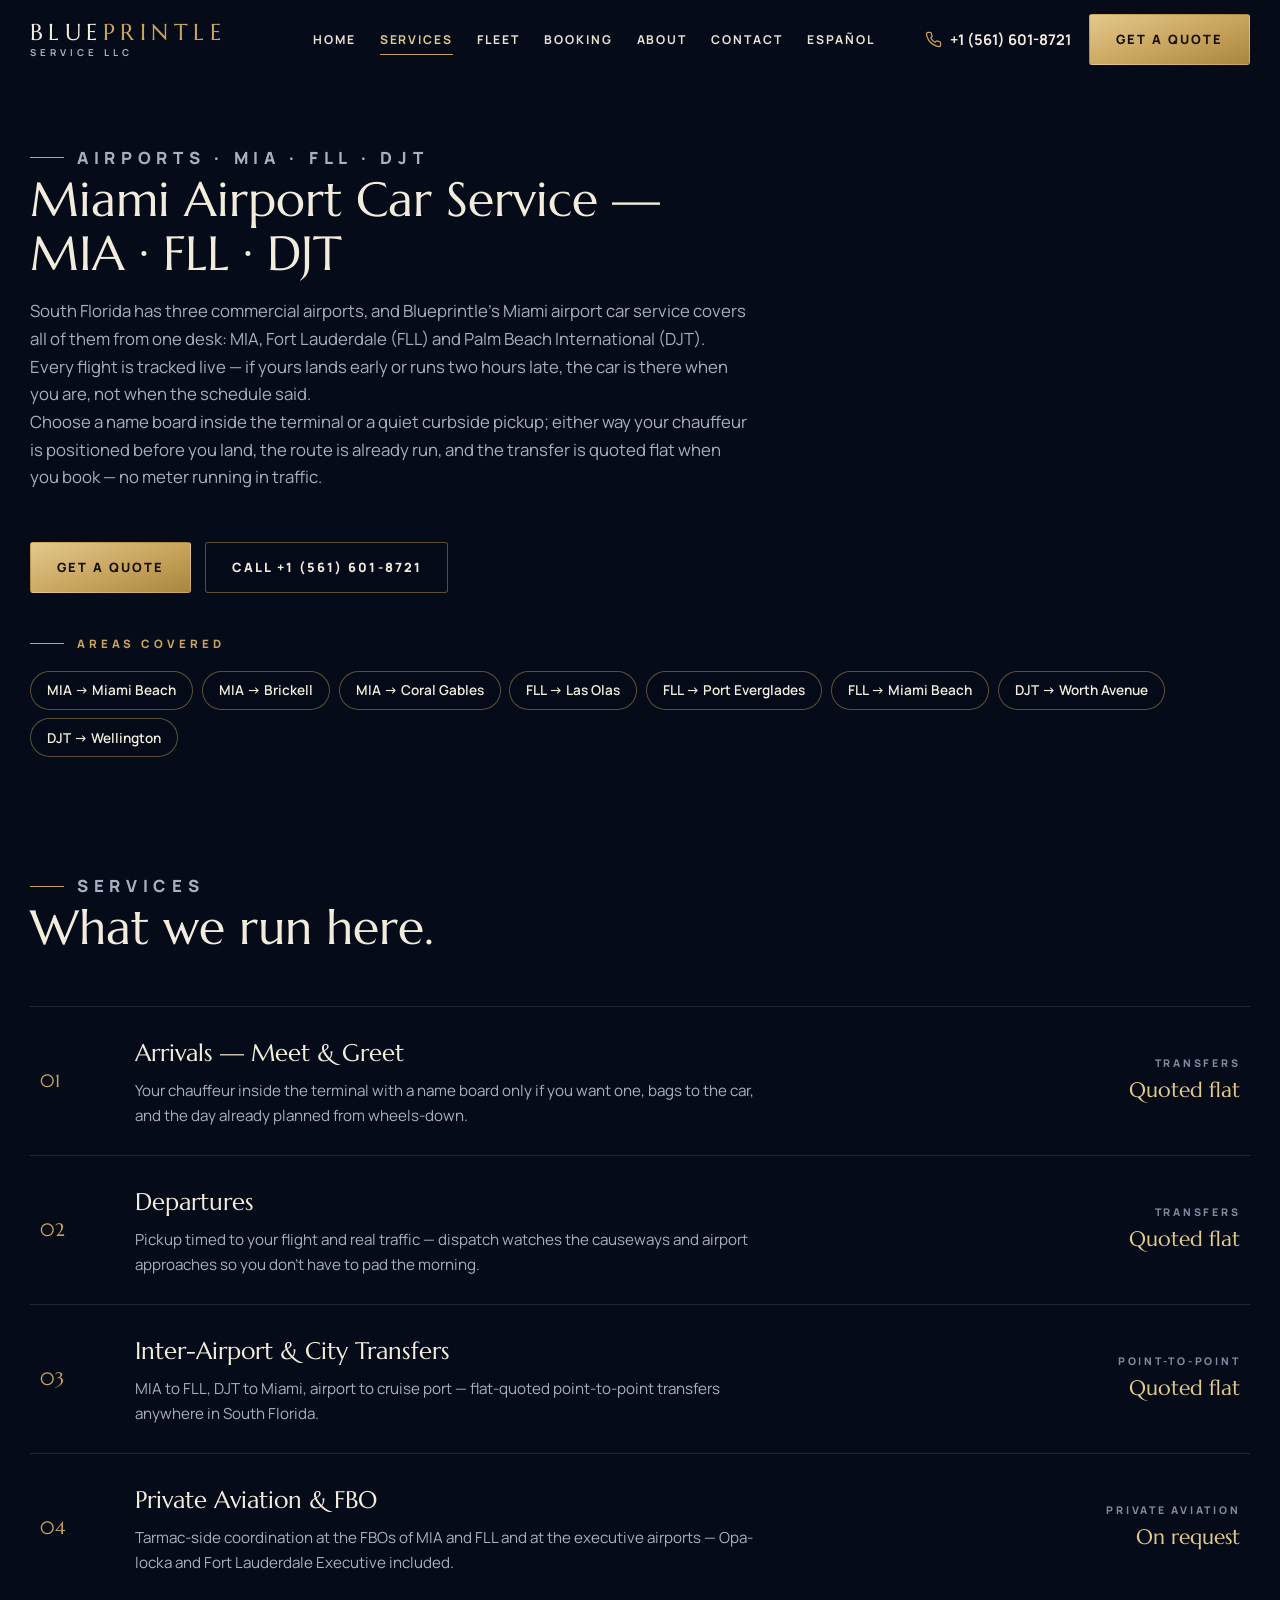
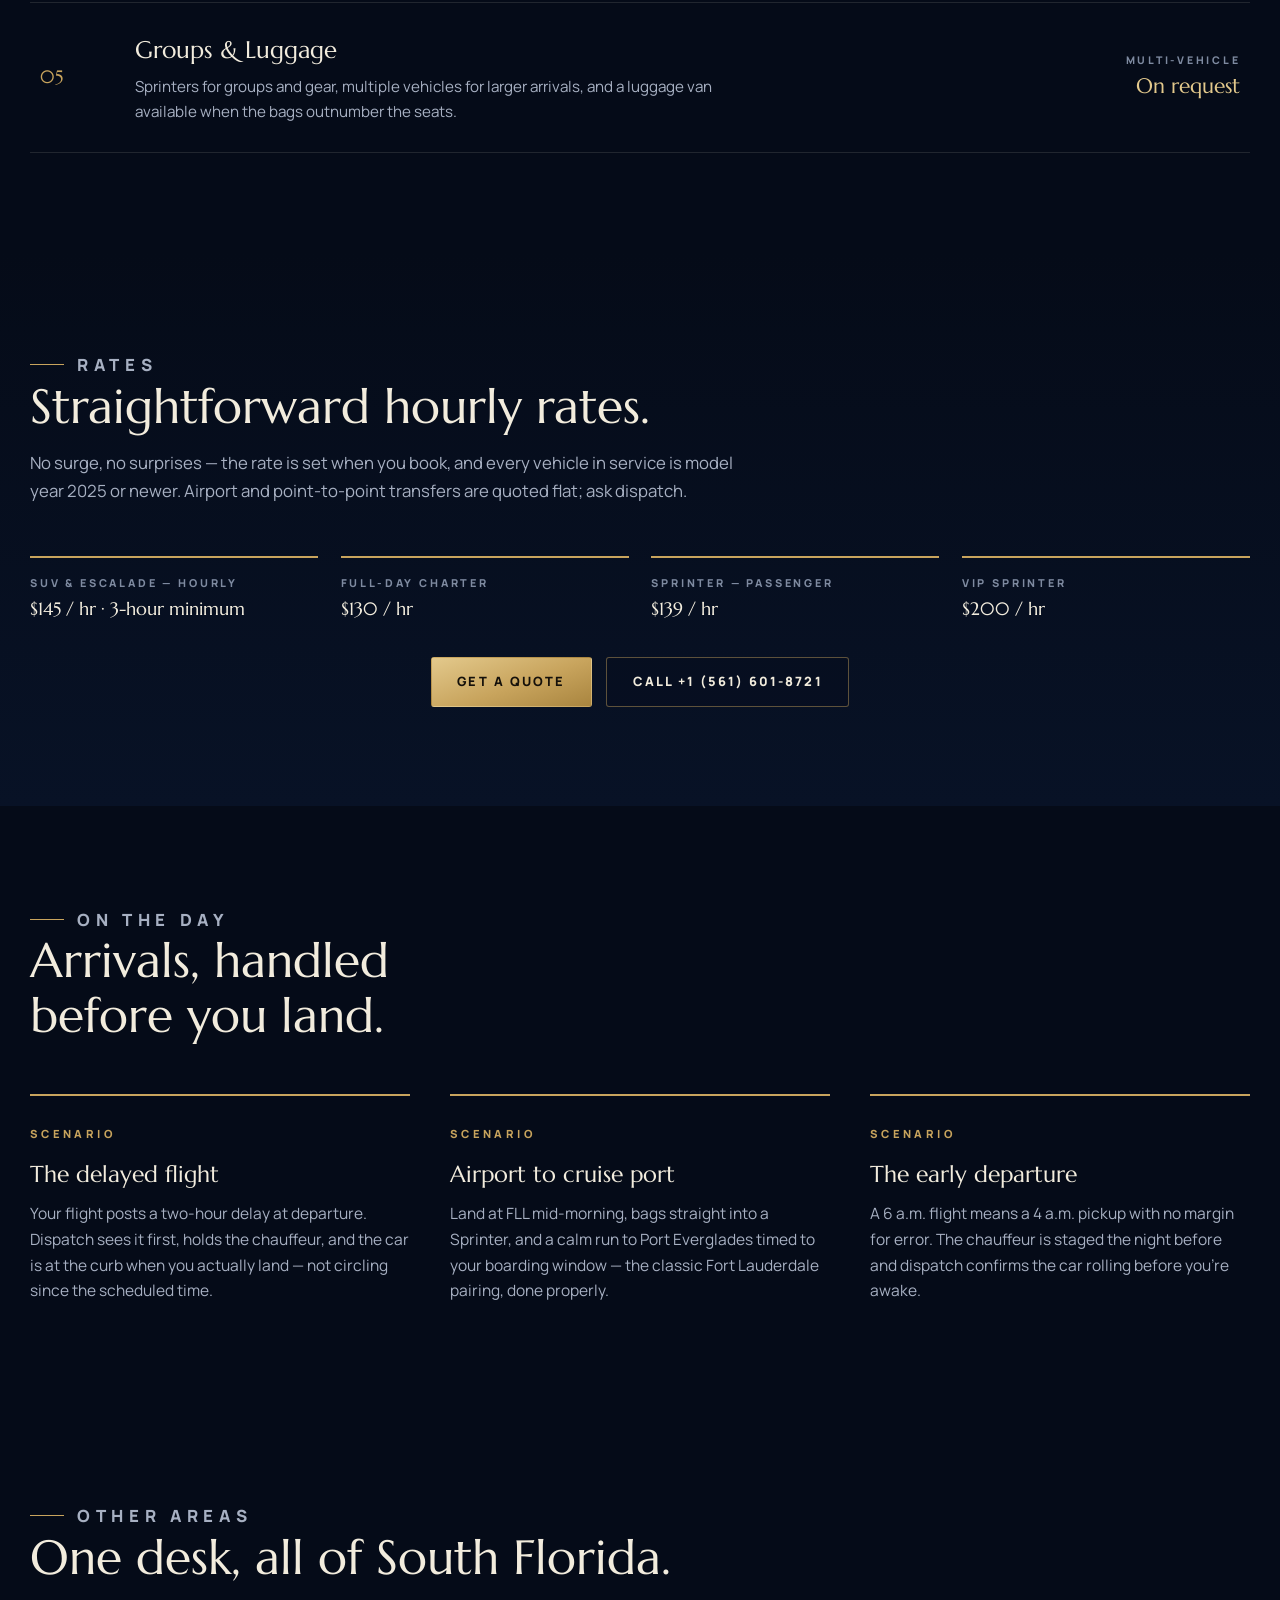
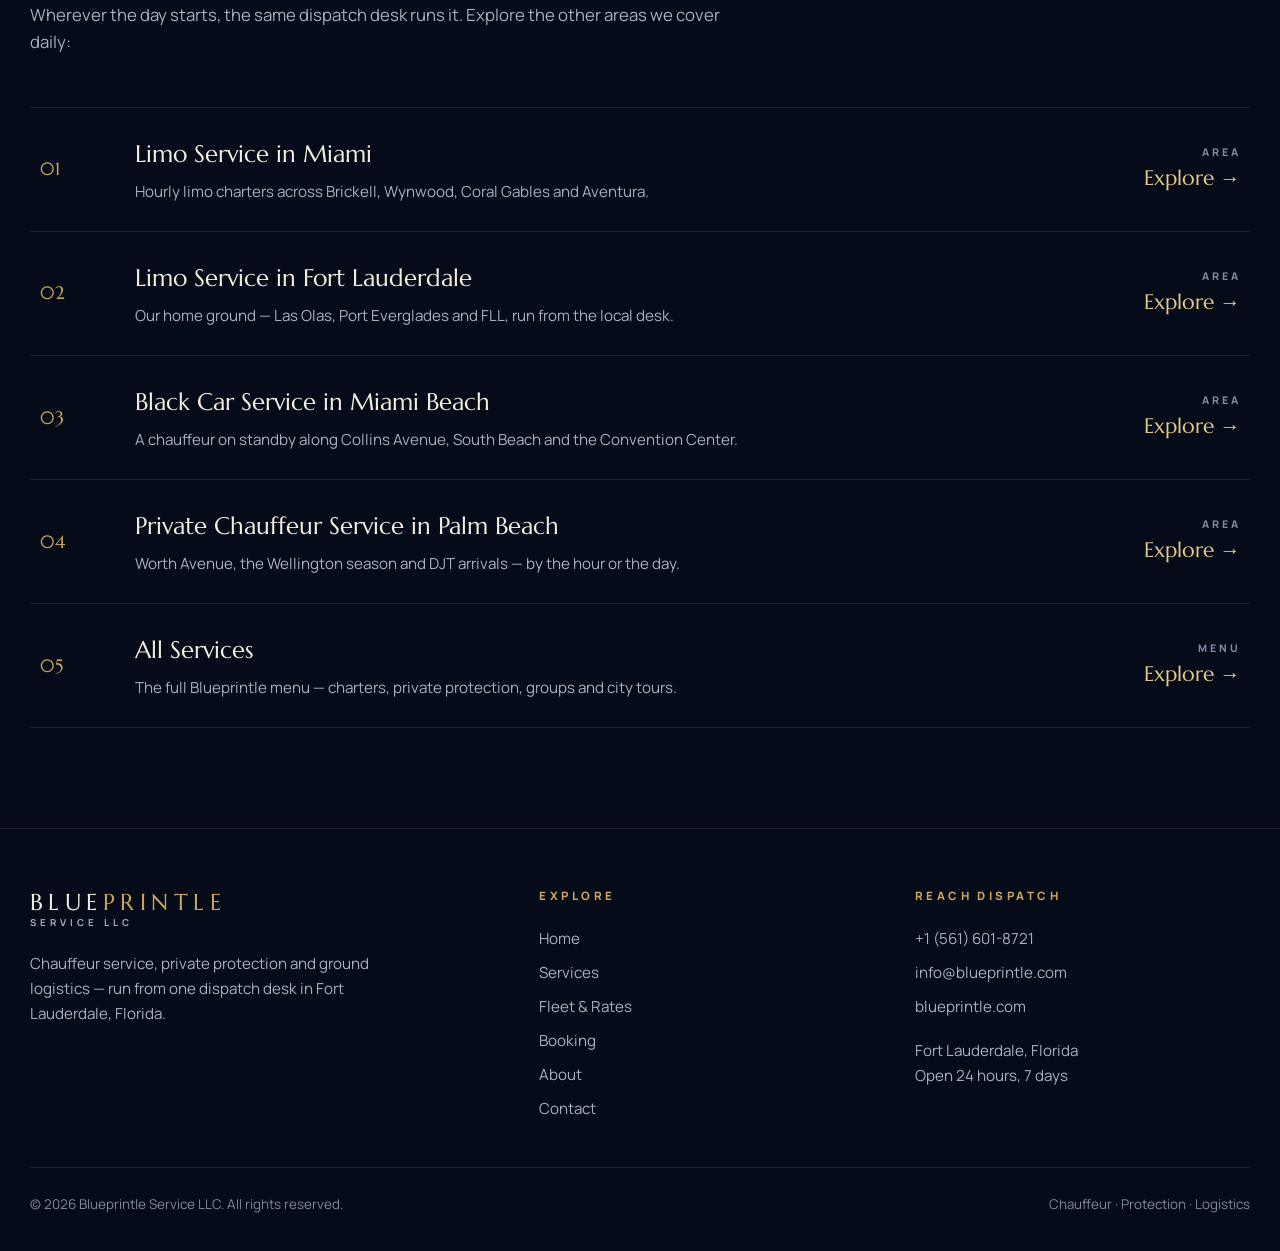
<file: miami-airport-car-service.html>
<!doctype html>
<html lang="en">
  <head>

    <meta charset="utf-8" />
    <meta name="viewport" content="width=device-width, initial-scale=1, viewport-fit=cover" />
    <meta name="color-scheme" content="dark" />
    <link rel="icon" href="data:," />
    <title>Miami Airport Car Service — MIA · FLL · DJT | Blueprintle</title>
  <link rel="canonical" href="https://blueprintle.com/miami-airport-car-service.html">
    <meta name="description" content="Miami airport car service at MIA, FLL and Palm Beach (DJT) — flight-tracked pickups, meet-and-greet or curbside, flat-quoted transfers across South Florida." />
    <link rel="preconnect" href="https://fonts.googleapis.com" />
    <link rel="preconnect" href="https://fonts.gstatic.com" crossorigin />
    <link href="https://fonts.googleapis.com/css2?family=Marcellus&family=Manrope:wght@400;500;600;700;800&display=swap" rel="stylesheet" />
    <style>
      :root{
        --navy-950:#050b18;
        --navy-900:#081226;
        --navy-850:#0b1a33;
        --navy-800:#10233f;
        --navy-700:#1a3357;
        --gold:#c8a45d;
        --gold-soft:#e3c98c;
        --gold-dim:rgba(200,164,93,.45);
        --ivory:#f2ecdd;
        --paper:#e9e4d6;
        --muted:#a7b0c2;
        --muted-2:#7e8aa0;
        --line:rgba(200,164,93,.22);
        --line-soft:rgba(233,228,214,.12);
        --radius:14px;
        --font-display:"Marcellus", Georgia, serif;
        --font-body:"Manrope", -apple-system, "Segoe UI", sans-serif;
      }
      *{ box-sizing:border-box; }
      html{ scroll-behavior:smooth; }
      body{
        margin:0; background:var(--navy-950); color:var(--paper);
        font-family:var(--font-body); font-size:16.5px; line-height:1.65;
        -webkit-font-smoothing:antialiased;
      }
      img{ max-width:100%; display:block; }
      a{ color:inherit; }
      button, [role="button"], select, summary, input:not([type="checkbox"],[type="radio"]){ min-height:2.25rem; }
      ::selection{ background:var(--gold); color:var(--navy-950); }

      .wrap{ width:min(1220px, 100% - 3rem); margin-inline:auto; }
      .display{ font-family:var(--font-display); font-weight:400; letter-spacing:.01em; }
      .gold{ color:var(--gold); }

      /* ---------- Header ---------- */
      header{
        position:fixed; inset:0 0 auto 0; z-index:60;
        transition:background .35s ease, border-color .35s ease, box-shadow .35s ease;
        border-bottom:1px solid transparent;
      }
      header.scrolled{ background:rgba(5,11,24,.92); backdrop-filter:blur(14px); border-bottom-color:var(--line-soft); }
      .header-in{ display:flex; align-items:center; gap:1.5rem; padding:.9rem 0; }
      .wordmark{ text-decoration:none; line-height:1; }
      .wordmark .wm-name{ font-family:var(--font-display); font-size:1.42rem; letter-spacing:.24em; color:var(--ivory); }
      .wordmark .wm-name b{ color:var(--gold); font-weight:400; }
      .wordmark .wm-sub{ display:block; margin-top:.28rem; font-size:.6rem; font-weight:700; letter-spacing:.42em; color:var(--muted); text-transform:uppercase; }
      nav.main{ margin-left:auto; display:flex; gap:1.5rem; }
      nav.main a{
        text-decoration:none; font-size:.76rem; font-weight:700; letter-spacing:.16em; text-transform:uppercase; color:var(--paper);
        padding:.55rem 0; position:relative; white-space:nowrap;
      }
      nav.main a::after{ content:""; position:absolute; left:0; bottom:.2rem; width:0; height:1px; background:var(--gold); transition:width .3s ease; }
      nav.main a:hover::after{ width:100%; }
      .header-cta{ display:flex; align-items:center; gap:.9rem; margin-left:1.4rem; }
      .header-phone{ display:flex; align-items:center; gap:.5rem; text-decoration:none; font-weight:700; font-size:.92rem; color:var(--ivory); padding:.5rem .25rem; white-space:nowrap; }
      .header-phone svg{ width:17px; height:17px; stroke:var(--gold); }
      .btn{
        display:inline-flex; align-items:center; justify-content:center; gap:.55rem;
        font-family:var(--font-body); font-weight:800; font-size:.8rem; letter-spacing:.16em; text-transform:uppercase;
        text-decoration:none; cursor:pointer; border:1px solid transparent;
        padding:.85rem 1.6rem; border-radius:3px; transition:background .25s ease, color .25s ease, border-color .25s ease, transform .25s ease;
        min-height:3rem;
      }
      .btn-gold{ background:linear-gradient(160deg, var(--gold-soft), var(--gold) 55%, #a9853f); color:#14100a; }
      .btn-gold:hover{ transform:translateY(-1px); }
      .btn-ghost{ border-color:var(--gold-dim); color:var(--ivory); background:rgba(5,11,24,.25); }
      .btn-ghost:hover{ border-color:var(--gold); color:var(--gold-soft); }
      .menu-btn{ display:none; margin-left:auto; background:none; border:1px solid var(--line-soft); border-radius:6px; width:44px; height:44px; align-items:center; justify-content:center; cursor:pointer; }
      .menu-btn svg{ width:22px; height:22px; stroke:var(--ivory); }
      .mobile-nav{ display:none; }
      .mobile-nav.open{ display:block; background:rgba(5,11,24,.97); border-top:1px solid var(--line-soft); padding:.5rem 0 1.2rem; }
      .mobile-nav a{ display:block; padding:.85rem 0; text-decoration:none; font-weight:700; letter-spacing:.14em; text-transform:uppercase; font-size:.85rem; border-bottom:1px solid var(--line-soft); }
      .mobile-nav a:last-child{ border-bottom:none; }

      /* ---------- Hero ---------- */
      .hero{ position:relative; min-height:100svh; display:flex; flex-direction:column; justify-content:flex-end; overflow:hidden; }
      .hero-bg{ position:absolute; inset:0; }
      .hero-bg img{ width:100%; height:100%; object-fit:cover; object-position:center 62%; }
      .hero-bg::after{
        content:""; position:absolute; inset:0;
        background:
          linear-gradient(90deg, rgba(5,11,24,.93) 0%, rgba(5,11,24,.72) 42%, rgba(5,11,24,.18) 78%, rgba(5,11,24,.35) 100%),
          linear-gradient(0deg, var(--navy-950) 2%, rgba(5,11,24,0) 34%),
          linear-gradient(180deg, rgba(5,11,24,.55) 0%, rgba(5,11,24,0) 22%);
      }
      .hero-in{ position:relative; z-index:2; padding:9.5rem 0 3.2rem; max-width:760px; }
      .hero-loc{ display:flex; align-items:center; gap:.8rem; font-size:.74rem; font-weight:800; letter-spacing:.34em; text-transform:uppercase; color:var(--gold-soft); margin:0 0 1.4rem; }
      .hero-loc::before{ content:""; width:44px; height:1px; background:var(--gold); }
      .hero h1{ font-family:var(--font-display); font-weight:400; font-size:clamp(2.7rem, 6.4vw, 4.9rem); line-height:1.06; color:var(--ivory); margin:0 0 1.4rem; }
      .hero h1 em{ font-style:normal; color:var(--gold); }
      .hero p.lede{ font-size:1.13rem; color:#d8dcea; max-width:34rem; margin:0 0 2.2rem; }
      .hero-ctas{ display:flex; flex-wrap:wrap; gap:.9rem; }
      .hero-facts{
        position:relative; z-index:2; border-top:1px solid var(--line-soft);
        display:grid; grid-template-columns:repeat(3, 1fr);
      }
      .hero-fact{ padding:1.35rem 1.6rem 1.5rem 0; display:flex; gap:.9rem; align-items:flex-start; }
      .hero-fact + .hero-fact{ border-left:1px solid var(--line-soft); padding-left:1.6rem; }
      .hero-fact svg{ width:22px; height:22px; flex:none; stroke:var(--gold); margin-top:.15rem; }
      .hero-fact strong{ display:block; color:var(--ivory); font-size:.95rem; letter-spacing:.02em; }
      .hero-fact span{ color:var(--muted); font-size:.86rem; line-height:1.45; display:block; }

      /* ---------- Sections ---------- */
      section{ padding:6.2rem 0; }
      .sec-head{ max-width:720px; margin-bottom:3.2rem; }
      .sec-head.center{ margin-inline:auto; text-align:center; }
      .sec-tag{ font-size:.72rem; font-weight:800; letter-spacing:.34em; text-transform:uppercase; color:var(--gold); margin:0 0 1rem; display:flex; align-items:center; gap:.8rem; }
      .sec-head.center .sec-tag{ justify-content:center; }
      .sec-tag::before{ content:""; width:34px; height:1px; background:var(--gold); }
      .sec-head.center .sec-tag::after{ content:""; width:34px; height:1px; background:var(--gold); }
      h2{ font-family:var(--font-display); font-weight:400; font-size:clamp(2rem, 4vw, 3rem); line-height:1.14; color:var(--ivory); margin:0 0 1rem; }
      .sec-head p{ color:var(--muted); margin:0; font-size:1.05rem; }

      /* ---------- Trio (signature) ---------- */
      .trio{ background:linear-gradient(180deg, var(--navy-950), var(--navy-900) 55%, var(--navy-950)); }
      .trio-grid{ display:grid; grid-template-columns:1fr 1.25fr; gap:4.5rem; align-items:start; }
      .trio-intro p{ color:var(--muted); font-size:1.06rem; }
      .trio-intro .big-line{ font-family:var(--font-display); font-size:1.5rem; color:var(--ivory); line-height:1.4; margin:1.6rem 0 0; }
      .trio-rows{ border-top:1px solid var(--line-soft); }
      .trio-row{ display:grid; grid-template-columns:64px 1fr; gap:1.4rem; padding:1.9rem 0; border-bottom:1px solid var(--line-soft); }
      .trio-row .num{ font-family:var(--font-display); font-size:1.7rem; color:var(--gold); line-height:1; padding-top:.2rem; }
      .trio-row h3{ margin:0 0 .45rem; font-family:var(--font-display); font-weight:400; font-size:1.45rem; color:var(--ivory); letter-spacing:.02em; }
      .trio-row p{ margin:0; color:var(--muted); font-size:.98rem; }

      /* ---------- Protection feature ---------- */
      .feature{ padding:0; }
      .feature-grid{ display:grid; grid-template-columns:1.05fr 1fr; min-height:640px; }
      .feature-media{ position:relative; overflow:hidden; }
      .feature-media img{ position:absolute; inset:0; width:100%; height:100%; object-fit:cover; }
      .feature-media::after{ content:""; position:absolute; inset:0; background:linear-gradient(90deg, rgba(5,11,24,0) 55%, rgba(5,11,24,.55)); }
      .feature-body{ background:var(--navy-850); padding:5.5rem clamp(1.5rem, 5vw, 4.5rem); display:flex; flex-direction:column; justify-content:center; }
      .feature-body p{ color:var(--muted); }
      .check-list{ list-style:none; margin:1.8rem 0 2.4rem; padding:0; display:grid; gap:1rem; }
      .check-list li{ display:flex; gap:.85rem; align-items:flex-start; color:var(--paper); font-size:1rem; }
      .check-list svg{ width:20px; height:20px; flex:none; stroke:var(--gold); margin-top:.2rem; }
      .feature-note{ border-left:2px solid var(--gold); padding:.2rem 0 .2rem 1.1rem; color:var(--muted); font-size:.94rem; margin:0 0 2.4rem; }
      .feature-note strong{ color:var(--ivory); }

      /* ---------- Dispatch / live tracking ---------- */
      .dispatch{ background:var(--navy-900); border-block:1px solid var(--line-soft); }
      .dispatch-grid{ display:grid; grid-template-columns:1fr 1fr; gap:4.5rem; align-items:center; }
      .dispatch-copy p{ color:var(--muted); }
      .dispatch-points{ margin-top:2rem; display:grid; gap:1.4rem; }
      .dispatch-point{ display:flex; gap:1rem; }
      .dispatch-point svg{ width:24px; height:24px; flex:none; stroke:var(--gold); margin-top:.15rem; }
      .dispatch-point strong{ color:var(--ivory); display:block; margin-bottom:.15rem; }
      .dispatch-point span{ color:var(--muted); font-size:.95rem; }
      .track-card{
        background:var(--navy-950); border:1px solid var(--line); border-radius:var(--radius);
        padding:1.8rem; box-shadow:0 30px 60px rgba(0,0,0,.45);
      }
      .track-top{ display:flex; align-items:center; justify-content:space-between; gap:1rem; padding-bottom:1.2rem; border-bottom:1px solid var(--line-soft); }
      .track-top .t-label{ font-size:.68rem; font-weight:800; letter-spacing:.3em; text-transform:uppercase; color:var(--muted-2); }
      .track-top .t-route{ font-family:var(--font-display); font-size:1.25rem; color:var(--ivory); margin-top:.3rem; }
      .live-pill{ display:inline-flex; align-items:center; gap:.5rem; font-size:.7rem; font-weight:800; letter-spacing:.22em; color:#8fe3b0; border:1px solid rgba(110,220,150,.4); border-radius:999px; padding:.42rem .8rem; }
      .live-dot{ width:8px; height:8px; border-radius:50%; background:#5fd68b; animation:pulse 1.8s infinite; }
      @keyframes pulse{ 0%{ box-shadow:0 0 0 0 rgba(95,214,139,.45);} 70%{ box-shadow:0 0 0 9px rgba(95,214,139,0);} 100%{ box-shadow:0 0 0 0 rgba(95,214,139,0);} }
      .track-steps{ list-style:none; margin:1.4rem 0 0; padding:0; }
      .track-steps li{ display:flex; gap:1rem; padding:.65rem 0; position:relative; }
      .track-steps li::before{ content:""; position:absolute; left:9px; top:2rem; bottom:-.4rem; width:1px; background:var(--line-soft); }
      .track-steps li:last-child::before{ display:none; }
      .step-dot{ width:19px; height:19px; flex:none; border-radius:50%; border:1px solid var(--gold-dim); display:flex; align-items:center; justify-content:center; margin-top:.2rem; background:var(--navy-950); z-index:1; }
      .step-dot svg{ width:11px; height:11px; stroke:var(--gold); }
      .step-dot.now{ background:var(--gold); border-color:var(--gold); }
      .step-dot.now i{ width:7px; height:7px; border-radius:50%; background:var(--navy-950); display:block; }
      .track-steps strong{ color:var(--ivory); font-size:.98rem; display:block; }
      .track-steps span{ color:var(--muted-2); font-size:.86rem; }
      .track-foot{ margin-top:1.4rem; padding-top:1.2rem; border-top:1px solid var(--line-soft); display:flex; justify-content:space-between; gap:1rem; flex-wrap:wrap; }
      .track-foot div span{ display:block; font-size:.68rem; font-weight:800; letter-spacing:.26em; text-transform:uppercase; color:var(--muted-2); }
      .track-foot div strong{ color:var(--ivory); font-family:var(--font-display); font-size:1.05rem; letter-spacing:.03em; }

      /* ---------- Services list ---------- */
      .svc-list{ border-top:1px solid var(--line-soft); }
      .svc-row{
        display:grid; grid-template-columns:70px 1fr auto; gap:1.6rem; align-items:center;
        padding:1.7rem .6rem; border-bottom:1px solid var(--line-soft); text-decoration:none;
        transition:background .25s ease, padding-left .25s ease;
      }
      .svc-row:hover{ background:rgba(200,164,93,.05); padding-left:1.1rem; }
      .svc-row .idx{ font-family:var(--font-display); color:var(--gold); font-size:1.15rem; }
      .svc-row h3{ margin:0 0 .25rem; font-family:var(--font-display); font-weight:400; font-size:1.5rem; color:var(--ivory); }
      .svc-row p{ margin:0; color:var(--muted); font-size:.95rem; max-width:620px; }
      .svc-row .price{ text-align:right; }
      .svc-row .price span{ display:block; font-size:.66rem; font-weight:800; letter-spacing:.26em; text-transform:uppercase; color:var(--muted-2); }
      .svc-row .price strong{ font-family:var(--font-display); font-size:1.3rem; color:var(--gold-soft); font-weight:400; white-space:nowrap; }

      /* ---------- Fleet / rates ---------- */
      .fleet{ background:linear-gradient(180deg, var(--navy-950), var(--navy-900)); }
      .fleet-grid{ display:grid; grid-template-columns:repeat(3, 1fr); gap:1.4rem; }
      .car-card{ background:var(--navy-850); border:1px solid var(--line-soft); border-radius:var(--radius); overflow:hidden; display:flex; flex-direction:column; }
      .car-card .car-img{ aspect-ratio:16/10; overflow:hidden; }
      .car-card .car-img img{ width:100%; height:100%; object-fit:cover; transition:transform .6s ease; }
      .car-card:hover .car-img img{ transform:scale(1.045); }
      .car-body{ padding:1.6rem 1.6rem 1.8rem; display:flex; flex-direction:column; gap:.4rem; flex:1; }
      .car-body h3{ margin:0; font-family:var(--font-display); font-weight:400; font-size:1.4rem; color:var(--ivory); }
      .car-body .car-sub{ color:var(--muted); font-size:.92rem; margin:0 0 .8rem; }
      .car-meta{ display:flex; gap:1.2rem; flex-wrap:wrap; margin-bottom:1.1rem; }
      .car-meta span{ display:inline-flex; align-items:center; gap:.45rem; color:var(--muted); font-size:.85rem; }
      .car-meta svg{ width:16px; height:16px; stroke:var(--gold); }
      .car-price{ margin-top:auto; padding-top:1.1rem; border-top:1px solid var(--line-soft); display:flex; align-items:baseline; justify-content:space-between; }
      .car-price .from{ font-size:.68rem; font-weight:800; letter-spacing:.24em; text-transform:uppercase; color:var(--muted-2); }
      .car-price .amount{ font-family:var(--font-display); font-size:1.65rem; color:var(--gold-soft); }
      .car-price .amount small{ font-size:.85rem; color:var(--muted); font-family:var(--font-body); }
      .fleet-note{ margin-top:1.6rem; color:var(--muted); font-size:.93rem; text-align:center; }
      .fleet-note strong{ color:var(--ivory); }

      /* ---------- Coverage band ---------- */
      .coverage{ position:relative; padding:7.5rem 0; overflow:hidden; }
      .coverage-bg{ position:absolute; inset:0; }
      .coverage-bg img{ width:100%; height:100%; object-fit:cover; }
      .coverage-bg::after{ content:""; position:absolute; inset:0; background:linear-gradient(90deg, rgba(5,11,24,.94) 8%, rgba(5,11,24,.62) 55%, rgba(5,11,24,.35)); }
      .coverage-in{ position:relative; z-index:2; max-width:640px; }
      .coverage-in p{ color:#cfd6e4; }
      .city-chips{ display:flex; flex-wrap:wrap; gap:.55rem; margin-top:1.8rem; }
      .city-chips span{ border:1px solid var(--gold-dim); color:var(--ivory); border-radius:999px; padding:.45rem 1rem; font-size:.85rem; font-weight:600; background:rgba(5,11,24,.45); }

      /* ---------- Steps ---------- */
      .steps-grid{ display:grid; grid-template-columns:repeat(3, 1fr); gap:2.5rem; }
      .step{ border-top:2px solid var(--gold); padding-top:1.4rem; }
      .step .step-k{ font-size:.7rem; font-weight:800; letter-spacing:.3em; text-transform:uppercase; color:var(--gold); }
      .step h3{ font-family:var(--font-display); font-weight:400; font-size:1.45rem; color:var(--ivory); margin:.6rem 0 .5rem; }
      .step p{ color:var(--muted); margin:0; font-size:.97rem; }

      /* ---------- Quote ---------- */
      .quote{ background:var(--navy-900); border-top:1px solid var(--line-soft); }
      .quote-grid{ display:grid; grid-template-columns:1fr 1.2fr; gap:4rem; align-items:start; }
      .quote-copy p{ color:var(--muted); }
      .quote-direct{ margin-top:2rem; display:grid; gap:1rem; }
      .quote-direct a{ display:flex; align-items:center; gap:1rem; text-decoration:none; padding:1rem 1.1rem; border:1px solid var(--line-soft); border-radius:10px; transition:border-color .25s ease; }
      .quote-direct a:hover{ border-color:var(--gold); }
      .quote-direct svg{ width:22px; height:22px; stroke:var(--gold); flex:none; }
      .quote-direct span small{ display:block; color:var(--muted-2); font-size:.72rem; font-weight:800; letter-spacing:.22em; text-transform:uppercase; }
      .quote-direct span strong{ color:var(--ivory); font-size:1.02rem; }
      form.quote-form{ background:var(--navy-950); border:1px solid var(--line); border-radius:var(--radius); padding:2rem; }
      .form-grid{ display:grid; grid-template-columns:1fr 1fr; gap:1.1rem; }
      .field{ display:flex; flex-direction:column; gap:.4rem; }
      .field.full{ grid-column:1 / -1; }
      .field label{ font-size:.7rem; font-weight:800; letter-spacing:.22em; text-transform:uppercase; color:var(--muted); }
      .field input, .field select, .field textarea{
        background:var(--navy-850); border:1px solid var(--line-soft); border-radius:8px; color:var(--ivory);
        font-family:var(--font-body); font-size:1rem; padding:.72rem .9rem; width:100%;
      }
      .field textarea{ min-height:5.2rem; resize:vertical; }
      .field input:focus, .field select:focus, .field textarea:focus{ outline:2px solid var(--gold-dim); border-color:var(--gold); }
      .estimate{
        margin-top:1.4rem; border:1px dashed var(--gold-dim); border-radius:10px; padding:1.1rem 1.2rem;
        display:flex; align-items:center; justify-content:space-between; gap:1rem; flex-wrap:wrap;
      }
      .estimate .est-label{ font-size:.7rem; font-weight:800; letter-spacing:.24em; text-transform:uppercase; color:var(--muted); }
      .estimate .est-value{ font-family:var(--font-display); font-size:1.9rem; color:var(--gold-soft); line-height:1; }
      .estimate .est-note{ width:100%; color:var(--muted-2); font-size:.82rem; }
      .form-actions{ display:flex; gap:.8rem; flex-wrap:wrap; margin-top:1.4rem; }
      .form-actions .btn{ flex:1; }
      .form-sent{ display:none; margin-top:1.2rem; border:1px solid rgba(110,220,150,.4); color:#b9f0cd; border-radius:10px; padding:1rem 1.2rem; font-size:.95rem; }

      /* ---------- Footer ---------- */
      footer{ border-top:1px solid var(--line-soft); padding:3.6rem 0 2.2rem; background:var(--navy-950); }
      .footer-grid{ display:grid; grid-template-columns:1.4fr 1fr 1fr; gap:2.5rem; margin-bottom:2.6rem; }
      footer h4{ font-size:.72rem; font-weight:800; letter-spacing:.3em; text-transform:uppercase; color:var(--gold); margin:0 0 1rem; }
      footer p, footer a{ color:var(--muted); font-size:.95rem; }
      footer a{ text-decoration:none; display:block; padding:.28rem 0; }
      footer a:hover{ color:var(--gold-soft); }
      .footer-bottom{ border-top:1px solid var(--line-soft); padding-top:1.6rem; display:flex; justify-content:space-between; gap:1rem; flex-wrap:wrap; color:var(--muted-2); font-size:.84rem; }

      /* ---------- Mobile call bar ---------- */
      .mobile-bar{
        display:none; position:fixed; inset:auto 0 0 0; z-index:70;
        background:rgba(5,11,24,.96); backdrop-filter:blur(12px); border-top:1px solid var(--line);
        padding:.6rem .8rem calc(.6rem + env(safe-area-inset-bottom)); gap:.6rem;
      }
      .mobile-bar a{ flex:1; }

      .reveal{ opacity:0; transform:translateY(22px); transition:opacity .7s ease, transform .7s ease; }
      .reveal.in{ opacity:1; transform:none; }
      @media (prefers-reduced-motion: reduce){
        html{ scroll-behavior:auto; }
        .reveal{ opacity:1; transform:none; transition:none; }
        .live-dot{ animation:none; }
        .car-card .car-img img{ transition:none; }
      }

      @media (max-width: 1020px){
        nav.main, .header-cta{ display:none; }
        .menu-btn{ display:flex; }
        .trio-grid, .dispatch-grid, .quote-grid{ grid-template-columns:1fr; gap:2.8rem; }
        .feature-grid{ grid-template-columns:1fr; min-height:0; }
        .feature-media{ height:380px; position:relative; }
        .feature-media img{ position:absolute; }
        .fleet-grid{ grid-template-columns:1fr 1fr; }
        .steps-grid{ grid-template-columns:1fr; gap:1.8rem; }
        .footer-grid{ grid-template-columns:1fr 1fr; }
      }
      @media (max-width: 640px){
        body{ font-size:16px; }
        section{ padding:4.2rem 0; }
        .wrap{ width:calc(100% - 2.2rem); }
        .hero-in{ padding-top:7.5rem; }
        .hero-bg img{ object-position:74% 58%; }
        .mobile-bar .btn{ font-size:.72rem; letter-spacing:.1em; padding:.8rem .5rem; white-space:nowrap; }
        .hero-facts{ grid-template-columns:1fr; }
        .hero-fact{ padding:1rem 0; }
        .hero-fact + .hero-fact{ border-left:none; border-top:1px solid var(--line-soft); padding-left:0; }
        .fleet-grid{ grid-template-columns:1fr; }
        .form-grid{ grid-template-columns:1fr; }
        .svc-row{ grid-template-columns:1fr; gap:.4rem; padding:1.4rem .4rem; }
        .svc-row .price{ text-align:left; }
        .svc-row .idx{ display:none; }
        .footer-grid{ grid-template-columns:1fr; }
        .mobile-bar{ display:flex; }
        body{ padding-bottom:74px; }
        .feature-body{ padding:3.2rem 1.4rem; }
        form.quote-form{ padding:1.4rem; }
      }
      /* ---------- Static pages ---------- */
      [id]{ scroll-margin-top:92px; }
      nav.main a.active{ color:var(--gold-soft); }
      nav.main a.active::after{ width:100%; }
      .mobile-nav a.active{ color:var(--gold-soft); }
      .page-top{ padding-top:9rem; }
      @media (max-width: 1200px){ .header-phone{ display:none; } }

      /* ---------- About ---------- */
      .about-cols{ display:grid; grid-template-columns:1fr 1fr; gap:2.5rem; }
      .about-cols p{ color:var(--muted); margin:0; }
      .about-facts{ display:grid; grid-template-columns:repeat(4, 1fr); gap:1.4rem; margin-top:2.8rem; }
      .about-fact{ border-top:2px solid var(--gold); padding-top:1rem; }
      .about-fact span{ display:block; font-size:.68rem; font-weight:800; letter-spacing:.26em; text-transform:uppercase; color:var(--muted-2); margin-bottom:.35rem; }
      .about-fact strong{ color:var(--ivory); font-family:var(--font-display); font-weight:400; font-size:1.12rem; line-height:1.35; display:block; }
      .about-ctas{ display:flex; flex-wrap:wrap; gap:.9rem; margin-top:2.6rem; }

      /* ---------- Fleet CTA ---------- */
      .fleet-cta{ display:flex; gap:.9rem; justify-content:center; flex-wrap:wrap; margin-top:2.2rem; }

      /* ---------- Contact ---------- */
      .contact-grid{ display:grid; grid-template-columns:1fr 1fr; gap:4rem; align-items:start; }
      .contact-grid > div > p{ color:var(--muted); }
      .contact-card{ background:var(--navy-850); border:1px solid var(--line); border-radius:var(--radius); padding:2rem; }
      .contact-card h3{ font-family:var(--font-display); font-weight:400; font-size:1.4rem; color:var(--ivory); margin:0 0 1.4rem; }
      .contact-row{ display:flex; justify-content:space-between; gap:1.5rem; padding:.85rem 0; border-top:1px solid var(--line-soft); }
      .contact-row span{ font-size:.68rem; font-weight:800; letter-spacing:.24em; text-transform:uppercase; color:var(--muted-2); padding-top:.2rem; white-space:nowrap; }
      .contact-row strong{ color:var(--paper); font-weight:600; text-align:right; }
      .contact-card .btn{ margin-top:1.6rem; width:100%; }
      .contact-card .cc-note{ color:var(--muted); font-size:.9rem; margin:1.2rem 0 0; }

      @media (max-width: 1020px){
        .about-facts{ grid-template-columns:1fr 1fr; }
        .contact-grid{ grid-template-columns:1fr; gap:2.8rem; }
      }
      @media (max-width: 640px){
        .page-top{ padding-top:6.8rem; }
        .about-cols{ grid-template-columns:1fr; gap:1.2rem; }
        .about-facts{ grid-template-columns:1fr; }
      }
    
      .form-sent.err{ border-color:rgba(232,120,120,.55); color:#f2c1c1; }
      .form-actions .btn[disabled]{ opacity:.55; cursor:wait; transform:none; }

    
      /* ---------- Landing pages ---------- */
      .sec-head h1{ font-family:var(--font-display); font-weight:400; font-size:clamp(2rem, 4vw, 3rem); line-height:1.14; color:var(--ivory); margin:0 0 1rem; }
    </style>
  </head>
  <body>

<!-- ================= HEADER ================= -->
    <header id="siteHeader">
      <div class="wrap header-in">
        <a class="wordmark" href="index.html" aria-label="Blueprintle home">
          <span class="wm-name">BLUE<b>PRINTLE</b></span>
          <span class="wm-sub">Service LLC</span>
        </a>
        <nav class="main" aria-label="Main">
          <a href="index.html">Home</a>
          <a href="services.html" class="active" aria-current="page">Services</a>
          <a href="fleet.html">Fleet</a>
          <a href="booking.html">Booking</a>
          <a href="about.html">About</a>
          <a href="contact.html">Contact</a>
          <a href="servicios.html" hreflang="es">Español</a>
        </nav>
        <div class="header-cta">
          <a class="header-phone" href="tel:+15616018721">
            <svg viewBox="0 0 24 24" fill="none" stroke-width="1.8" stroke-linecap="round" stroke-linejoin="round"><path d="M22 16.92v3a2 2 0 0 1-2.18 2 19.79 19.79 0 0 1-8.63-3.07 19.5 19.5 0 0 1-6-6 19.79 19.79 0 0 1-3.07-8.67A2 2 0 0 1 4.11 2h3a2 2 0 0 1 2 1.72c.13.96.36 1.9.7 2.81a2 2 0 0 1-.45 2.11L8.09 9.91a16 16 0 0 0 6 6l1.27-1.27a2 2 0 0 1 2.11-.45c.91.34 1.85.57 2.81.7A2 2 0 0 1 22 16.92z"/></svg>
            +1 (561) 601-8721
          </a>
          <a class="btn btn-gold" href="booking.html">Get a Quote</a>
        </div>
        <button class="menu-btn" id="menuBtn" aria-label="Open menu" aria-expanded="false">
          <svg viewBox="0 0 24 24" fill="none" stroke-width="1.8" stroke-linecap="round"><path d="M4 7h16M4 12h16M4 17h16"/></svg>
        </button>
      </div>
      <div class="mobile-nav" id="mobileNav">
        <div class="wrap">
          <a href="index.html">Home</a>
          <a href="services.html" class="active" aria-current="page">Services</a>
          <a href="fleet.html">Fleet</a>
          <a href="booking.html">Booking</a>
          <a href="about.html">About</a>
          <a href="contact.html">Contact</a>
          <a href="servicios.html" hreflang="es">Español</a>
          <a href="tel:+15616018721">Call +1 (561) 601-8721</a>
        </div>
      </div>
    </header>

<!-- ================= PAGE INTRO ================= -->
    <section class="page-top">
      <div class="wrap">
        <div class="sec-head reveal">
          <p class="sec-tag">Airports · MIA · FLL · DJT</p>
          <h1>Miami Airport Car Service — MIA · FLL · DJT</h1>
          <p>South Florida has three commercial airports, and Blueprintle's Miami airport car service covers all of them from one desk: MIA, Fort Lauderdale (FLL) and Palm Beach International (DJT). Every flight is tracked live — if yours lands early or runs two hours late, the car is there when you are, not when the schedule said.</p>
          <p>Choose a name board inside the terminal or a quiet curbside pickup; either way your chauffeur is positioned before you land, the route is already run, and the transfer is quoted flat when you book — no meter running in traffic.</p>
        </div>
        <div class="about-ctas reveal" style="margin-top:0; margin-bottom:2.6rem;">
          <a class="btn btn-gold" href="booking.html">Get a Quote</a>
          <a class="btn btn-ghost" href="tel:+15616018721">Call +1 (561) 601-8721</a>
        </div>
        <div class="reveal">
          <p class="sec-tag" style="margin-bottom:1.1rem;">Areas Covered</p>
          <div class="city-chips" style="margin-top:0;">
            <span>MIA → Miami Beach</span>
            <span>MIA → Brickell</span>
            <span>MIA → Coral Gables</span>
            <span>FLL → Las Olas</span>
            <span>FLL → Port Everglades</span>
            <span>FLL → Miami Beach</span>
            <span>DJT → Worth Avenue</span>
            <span>DJT → Wellington</span>
          </div>
        </div>
      </div>
    </section>

<!-- ================= SERVICES ================= -->
    <section style="padding-top:1rem;">
      <div class="wrap">
        <div class="sec-head reveal">
          <p class="sec-tag">Services</p>
          <h2>What we run here.</h2>
        </div>
        <div class="svc-list reveal">
          <a class="svc-row" href="booking.html">
            <span class="idx">01</span>
            <div>
              <h3>Arrivals — Meet &amp; Greet</h3>
              <p>Your chauffeur inside the terminal with a name board only if you want one, bags to the car, and the day already planned from wheels-down.</p>
            </div>
            <div class="price"><span>Transfers</span><strong>Quoted flat</strong></div>
          </a>
          <a class="svc-row" href="booking.html">
            <span class="idx">02</span>
            <div>
              <h3>Departures</h3>
              <p>Pickup timed to your flight and real traffic — dispatch watches the causeways and airport approaches so you don't have to pad the morning.</p>
            </div>
            <div class="price"><span>Transfers</span><strong>Quoted flat</strong></div>
          </a>
          <a class="svc-row" href="booking.html">
            <span class="idx">03</span>
            <div>
              <h3>Inter-Airport &amp; City Transfers</h3>
              <p>MIA to FLL, DJT to Miami, airport to cruise port — flat-quoted point-to-point transfers anywhere in South Florida.</p>
            </div>
            <div class="price"><span>Point-to-point</span><strong>Quoted flat</strong></div>
          </a>
          <a class="svc-row" href="booking.html">
            <span class="idx">04</span>
            <div>
              <h3>Private Aviation &amp; FBO</h3>
              <p>Tarmac-side coordination at the FBOs of MIA and FLL and at the executive airports — Opa-locka and Fort Lauderdale Executive included.</p>
            </div>
            <div class="price"><span>Private aviation</span><strong>On request</strong></div>
          </a>
          <a class="svc-row" href="booking.html">
            <span class="idx">05</span>
            <div>
              <h3>Groups &amp; Luggage</h3>
              <p>Sprinters for groups and gear, multiple vehicles for larger arrivals, and a luggage van available when the bags outnumber the seats.</p>
            </div>
            <div class="price"><span>Multi-vehicle</span><strong>On request</strong></div>
          </a>
        </div>
      </div>
    </section>

    <section class="fleet">
      <div class="wrap">
        <div class="sec-head reveal">
          <p class="sec-tag">Rates</p>
          <h2>Straightforward hourly rates.</h2>
          <p>No surge, no surprises — the rate is set when you book, and every vehicle in service is model year 2025 or newer. Airport and point-to-point transfers are quoted flat; ask dispatch.</p>
        </div>
        <div class="about-facts reveal">
          <div class="about-fact"><span>SUV &amp; Escalade — Hourly</span><strong>$145 / hr · 3-hour minimum</strong></div>
          <div class="about-fact"><span>Full-Day Charter</span><strong>$130 / hr</strong></div>
          <div class="about-fact"><span>Sprinter — Passenger</span><strong>$139 / hr</strong></div>
          <div class="about-fact"><span>VIP Sprinter</span><strong>$200 / hr</strong></div>
        </div>
        <div class="fleet-cta reveal">
          <a class="btn btn-gold" href="booking.html">Get a Quote</a>
          <a class="btn btn-ghost" href="tel:+15616018721">Call +1 (561) 601-8721</a>
        </div>
      </div>
    </section>

    <section>
      <div class="wrap">
        <div class="sec-head reveal">
          <p class="sec-tag">On the Day</p>
          <h2>Arrivals, handled<br />before you land.</h2>
        </div>
        <div class="steps-grid">
          <div class="step reveal">
            <span class="step-k">Scenario</span>
            <h3>The delayed flight</h3>
            <p>Your flight posts a two-hour delay at departure. Dispatch sees it first, holds the chauffeur, and the car is at the curb when you actually land — not circling since the scheduled time.</p>
          </div>
          <div class="step reveal">
            <span class="step-k">Scenario</span>
            <h3>Airport to cruise port</h3>
            <p>Land at FLL mid-morning, bags straight into a Sprinter, and a calm run to Port Everglades timed to your boarding window — the classic Fort Lauderdale pairing, done properly.</p>
          </div>
          <div class="step reveal">
            <span class="step-k">Scenario</span>
            <h3>The early departure</h3>
            <p>A 6 a.m. flight means a 4 a.m. pickup with no margin for error. The chauffeur is staged the night before and dispatch confirms the car rolling before you're awake.</p>
          </div>
        </div>
      </div>
    </section>

    <section>
      <div class="wrap">
        <div class="sec-head reveal">
          <p class="sec-tag">Other Areas</p>
          <h2>One desk, all of South Florida.</h2>
          <p>Wherever the day starts, the same dispatch desk runs it. Explore the other areas we cover daily:</p>
        </div>
        <div class="svc-list reveal">
          <a class="svc-row" href="limo-service-miami.html">
            <span class="idx">01</span>
            <div>
              <h3>Limo Service in Miami</h3>
              <p>Hourly limo charters across Brickell, Wynwood, Coral Gables and Aventura.</p>
            </div>
            <div class="price"><span>Area</span><strong>Explore →</strong></div>
          </a>
          <a class="svc-row" href="limo-service-fort-lauderdale.html">
            <span class="idx">02</span>
            <div>
              <h3>Limo Service in Fort Lauderdale</h3>
              <p>Our home ground — Las Olas, Port Everglades and FLL, run from the local desk.</p>
            </div>
            <div class="price"><span>Area</span><strong>Explore →</strong></div>
          </a>
          <a class="svc-row" href="black-car-service-miami-beach.html">
            <span class="idx">03</span>
            <div>
              <h3>Black Car Service in Miami Beach</h3>
              <p>A chauffeur on standby along Collins Avenue, South Beach and the Convention Center.</p>
            </div>
            <div class="price"><span>Area</span><strong>Explore →</strong></div>
          </a>
          <a class="svc-row" href="chauffeur-service-palm-beach.html">
            <span class="idx">04</span>
            <div>
              <h3>Private Chauffeur Service in Palm Beach</h3>
              <p>Worth Avenue, the Wellington season and DJT arrivals — by the hour or the day.</p>
            </div>
            <div class="price"><span>Area</span><strong>Explore →</strong></div>
          </a>
          <a class="svc-row" href="services.html">
            <span class="idx">05</span>
            <div>
              <h3>All Services</h3>
              <p>The full Blueprintle menu — charters, private protection, groups and city tours.</p>
            </div>
            <div class="price"><span>Menu</span><strong>Explore →</strong></div>
          </a>
        </div>
      </div>
    </section>

<!-- ================= FOOTER ================= -->
    <footer>
      <div class="wrap">
        <div class="footer-grid">
          <div>
            <a class="wordmark" href="index.html" style="text-decoration:none;">
              <span class="wm-name">BLUE<b>PRINTLE</b></span>
              <span class="wm-sub">Service LLC</span>
            </a>
            <p style="margin-top:1.2rem; max-width:22rem;">Chauffeur service, private protection and ground logistics — run from one dispatch desk in Fort Lauderdale, Florida.</p>
          </div>
          <div>
            <h4>Explore</h4>
            <a href="index.html">Home</a>
            <a href="services.html">Services</a>
            <a href="fleet.html">Fleet &amp; Rates</a>
            <a href="booking.html">Booking</a>
            <a href="about.html">About</a>
            <a href="contact.html">Contact</a>
          </div>
          <div>
            <h4>Reach Dispatch</h4>
            <a href="tel:+15616018721">+1 (561) 601-8721</a>
            <a href="mailto:info@blueprintle.com">info@blueprintle.com</a>
            <a href="https://blueprintle.com" target="_blank" rel="noopener">blueprintle.com</a>
            <p>Fort Lauderdale, Florida<br />Open 24 hours, 7 days</p>
          </div>
        </div>
        <div class="footer-bottom">
          <span>© 2026 Blueprintle Service LLC. All rights reserved.</span>
          <span>Chauffeur · Protection · Logistics</span>
        </div>
      </div>
    </footer>

<!-- Mobile call bar -->
    <div class="mobile-bar">
      <a class="btn btn-ghost" href="tel:+15616018721">Call Dispatch</a>
      <a class="btn btn-gold" href="booking.html">Get a Quote</a>
    </div>

    <script>
      (function () {
        var header = document.getElementById('siteHeader');
        function onScroll() { header.classList.toggle('scrolled', window.scrollY > 40); }
        window.addEventListener('scroll', onScroll, { passive: true });
        onScroll();

        var menuBtn = document.getElementById('menuBtn');
        var mobileNav = document.getElementById('mobileNav');
        menuBtn.addEventListener('click', function () {
          var open = mobileNav.classList.toggle('open');
          menuBtn.setAttribute('aria-expanded', open ? 'true' : 'false');
        });
        mobileNav.addEventListener('click', function (e) {
          if (e.target.tagName === 'A') {
            mobileNav.classList.remove('open');
            menuBtn.setAttribute('aria-expanded', 'false');
          }
        });

        if ('IntersectionObserver' in window) {
          var io = new IntersectionObserver(function (entries) {
            entries.forEach(function (en) {
              if (en.isIntersecting) { en.target.classList.add('in'); io.unobserve(en.target); }
            });
          }, { threshold: 0.12 });
          document.querySelectorAll('.reveal').forEach(function (el) { io.observe(el); });
          /* Safety net: never leave content hidden (print, full-page capture, IO quirks). */
          setTimeout(function () {
            document.querySelectorAll('.reveal:not(.in)').forEach(function (el) { el.classList.add('in'); });
          }, 1600);
        } else {
          document.querySelectorAll('.reveal').forEach(function (el) { el.classList.add('in'); });
        }
      })();
    </script>
<script data-goatcounter="https://blueprintleservice.goatcounter.com/count" async src="//gc.zgo.at/count.js"></script>
  </body>
</html>
</file>
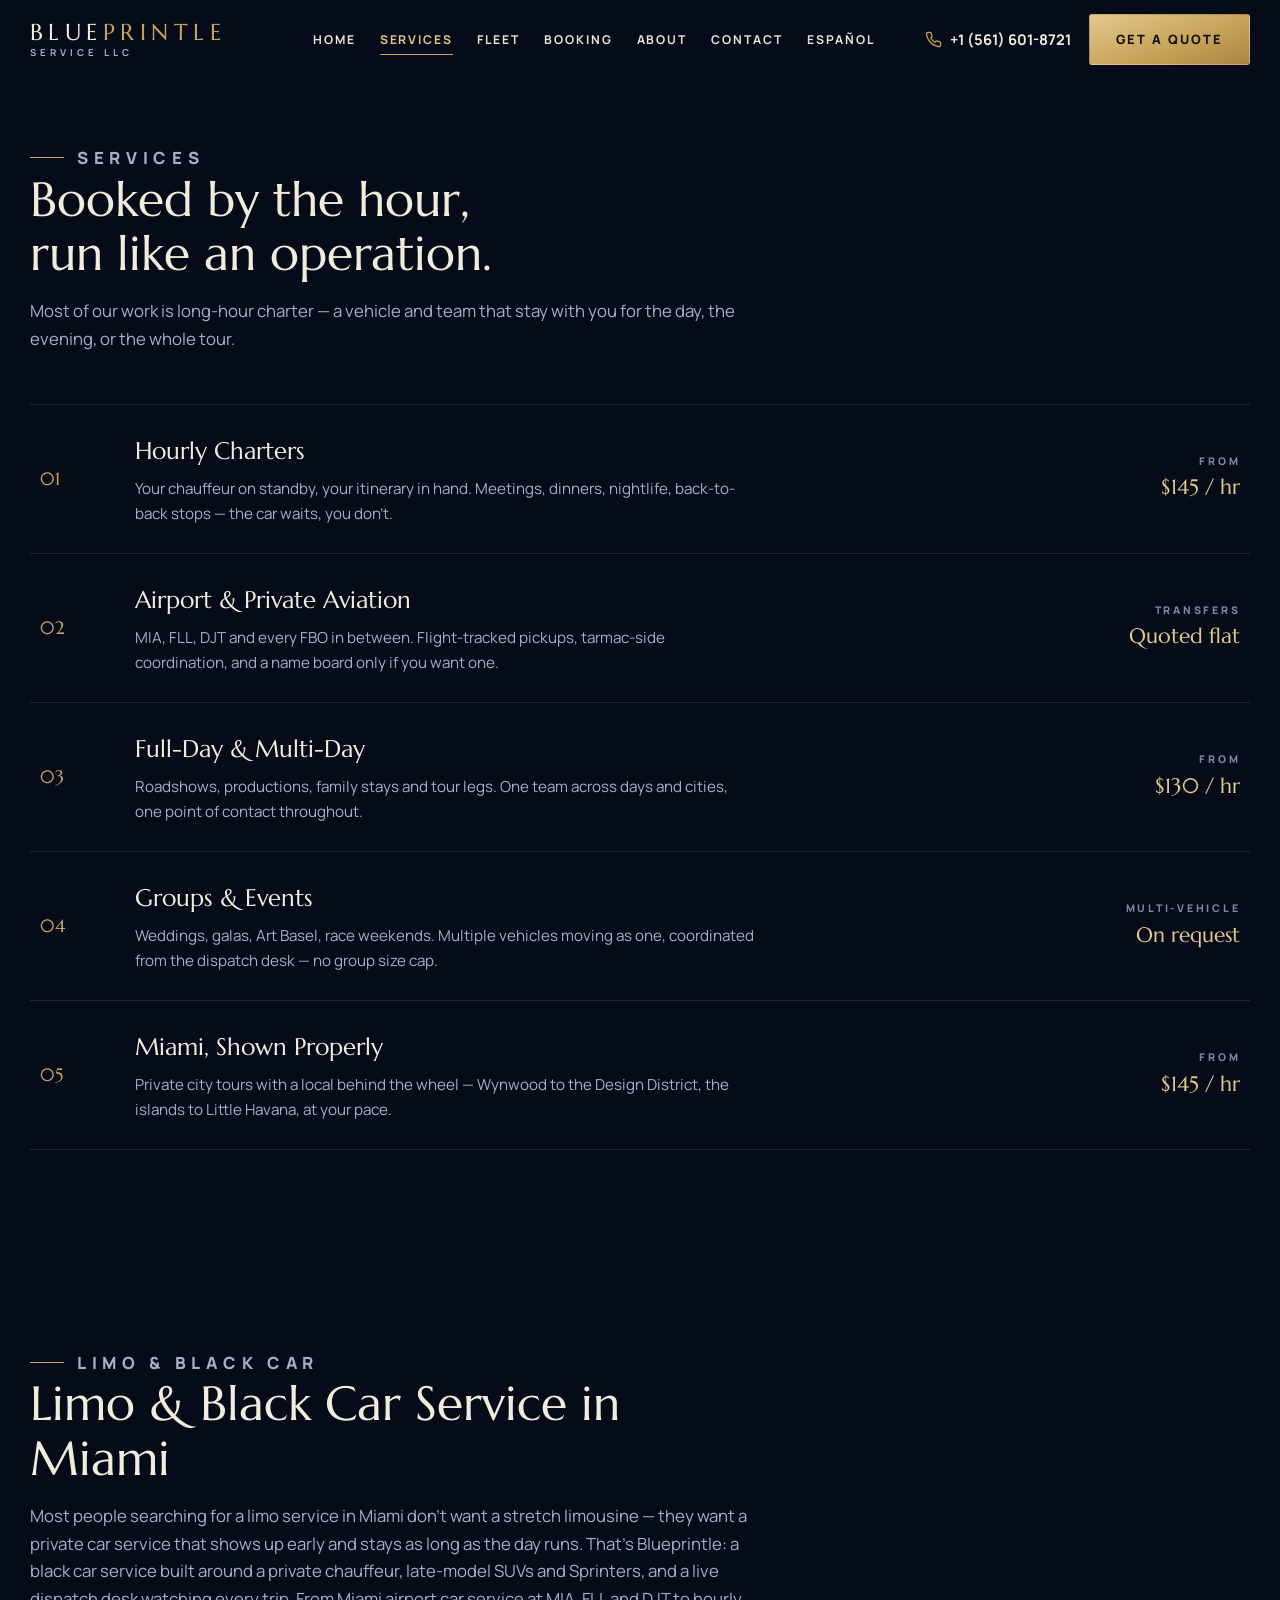
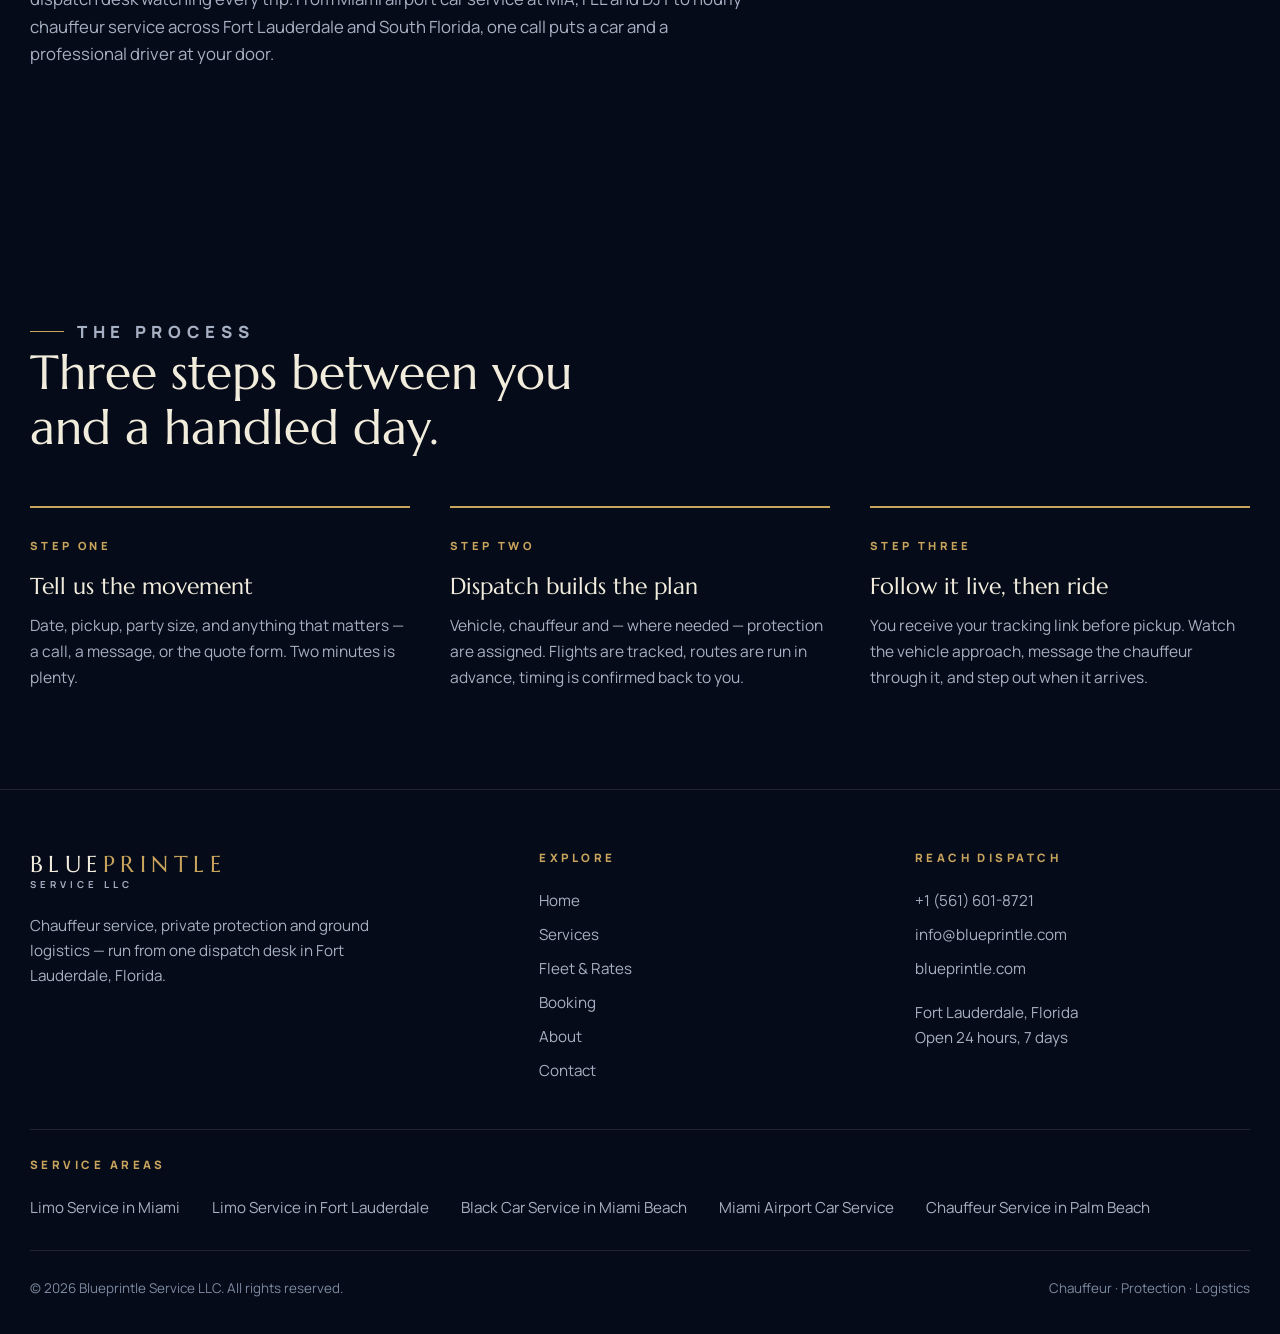
<file: services.html>
<!doctype html>
<html lang="en">
  <head>

    <meta charset="utf-8" />
    <meta name="viewport" content="width=device-width, initial-scale=1, viewport-fit=cover" />
    <meta name="color-scheme" content="dark" />
    <link rel="icon" href="data:," />
    <title>Limousine, Black Car &amp; Private Driver Services in Miami | Blueprintle</title>
  <link rel="canonical" href="https://blueprintle.com/services.html">
    <meta name="description" content="Limousine service, black car service, private car service and private drivers in Miami &amp; Fort Lauderdale — hourly charters, airport pickups, full-day hire." />
    <link rel="preconnect" href="https://fonts.googleapis.com" />
    <link rel="preconnect" href="https://fonts.gstatic.com" crossorigin />
    <link href="https://fonts.googleapis.com/css2?family=Marcellus&family=Manrope:wght@400;500;600;700;800&display=swap" rel="stylesheet" />
    <style>
      :root{
        --navy-950:#050b18;
        --navy-900:#081226;
        --navy-850:#0b1a33;
        --navy-800:#10233f;
        --navy-700:#1a3357;
        --gold:#c8a45d;
        --gold-soft:#e3c98c;
        --gold-dim:rgba(200,164,93,.45);
        --ivory:#f2ecdd;
        --paper:#e9e4d6;
        --muted:#a7b0c2;
        --muted-2:#7e8aa0;
        --line:rgba(200,164,93,.22);
        --line-soft:rgba(233,228,214,.12);
        --radius:14px;
        --font-display:"Marcellus", Georgia, serif;
        --font-body:"Manrope", -apple-system, "Segoe UI", sans-serif;
      }
      *{ box-sizing:border-box; }
      html{ scroll-behavior:smooth; }
      body{
        margin:0; background:var(--navy-950); color:var(--paper);
        font-family:var(--font-body); font-size:16.5px; line-height:1.65;
        -webkit-font-smoothing:antialiased;
      }
      img{ max-width:100%; display:block; }
      a{ color:inherit; }
      button, [role="button"], select, summary, input:not([type="checkbox"],[type="radio"]){ min-height:2.25rem; }
      ::selection{ background:var(--gold); color:var(--navy-950); }

      .wrap{ width:min(1220px, 100% - 3rem); margin-inline:auto; }
      .display{ font-family:var(--font-display); font-weight:400; letter-spacing:.01em; }
      .gold{ color:var(--gold); }

      /* ---------- Header ---------- */
      header{
        position:fixed; inset:0 0 auto 0; z-index:60;
        transition:background .35s ease, border-color .35s ease, box-shadow .35s ease;
        border-bottom:1px solid transparent;
      }
      header.scrolled{ background:rgba(5,11,24,.92); backdrop-filter:blur(14px); border-bottom-color:var(--line-soft); }
      .header-in{ display:flex; align-items:center; gap:1.5rem; padding:.9rem 0; }
      .wordmark{ text-decoration:none; line-height:1; }
      .wordmark .wm-name{ font-family:var(--font-display); font-size:1.42rem; letter-spacing:.24em; color:var(--ivory); }
      .wordmark .wm-name b{ color:var(--gold); font-weight:400; }
      .wordmark .wm-sub{ display:block; margin-top:.28rem; font-size:.6rem; font-weight:700; letter-spacing:.42em; color:var(--muted); text-transform:uppercase; }
      nav.main{ margin-left:auto; display:flex; gap:1.5rem; }
      nav.main a{
        text-decoration:none; font-size:.76rem; font-weight:700; letter-spacing:.16em; text-transform:uppercase; color:var(--paper);
        padding:.55rem 0; position:relative; white-space:nowrap;
      }
      nav.main a::after{ content:""; position:absolute; left:0; bottom:.2rem; width:0; height:1px; background:var(--gold); transition:width .3s ease; }
      nav.main a:hover::after{ width:100%; }
      .header-cta{ display:flex; align-items:center; gap:.9rem; margin-left:1.4rem; }
      .header-phone{ display:flex; align-items:center; gap:.5rem; text-decoration:none; font-weight:700; font-size:.92rem; color:var(--ivory); padding:.5rem .25rem; white-space:nowrap; }
      .header-phone svg{ width:17px; height:17px; stroke:var(--gold); }
      .btn{
        display:inline-flex; align-items:center; justify-content:center; gap:.55rem;
        font-family:var(--font-body); font-weight:800; font-size:.8rem; letter-spacing:.16em; text-transform:uppercase;
        text-decoration:none; cursor:pointer; border:1px solid transparent;
        padding:.85rem 1.6rem; border-radius:3px; transition:background .25s ease, color .25s ease, border-color .25s ease, transform .25s ease;
        min-height:3rem;
      }
      .btn-gold{ background:linear-gradient(160deg, var(--gold-soft), var(--gold) 55%, #a9853f); color:#14100a; }
      .btn-gold:hover{ transform:translateY(-1px); }
      .btn-ghost{ border-color:var(--gold-dim); color:var(--ivory); background:rgba(5,11,24,.25); }
      .btn-ghost:hover{ border-color:var(--gold); color:var(--gold-soft); }
      .menu-btn{ display:none; margin-left:auto; background:none; border:1px solid var(--line-soft); border-radius:6px; width:44px; height:44px; align-items:center; justify-content:center; cursor:pointer; }
      .menu-btn svg{ width:22px; height:22px; stroke:var(--ivory); }
      .mobile-nav{ display:none; }
      .mobile-nav.open{ display:block; background:rgba(5,11,24,.97); border-top:1px solid var(--line-soft); padding:.5rem 0 1.2rem; }
      .mobile-nav a{ display:block; padding:.85rem 0; text-decoration:none; font-weight:700; letter-spacing:.14em; text-transform:uppercase; font-size:.85rem; border-bottom:1px solid var(--line-soft); }
      .mobile-nav a:last-child{ border-bottom:none; }

      /* ---------- Hero ---------- */
      .hero{ position:relative; min-height:100svh; display:flex; flex-direction:column; justify-content:flex-end; overflow:hidden; }
      .hero-bg{ position:absolute; inset:0; }
      .hero-bg img{ width:100%; height:100%; object-fit:cover; object-position:center 62%; }
      .hero-bg::after{
        content:""; position:absolute; inset:0;
        background:
          linear-gradient(90deg, rgba(5,11,24,.93) 0%, rgba(5,11,24,.72) 42%, rgba(5,11,24,.18) 78%, rgba(5,11,24,.35) 100%),
          linear-gradient(0deg, var(--navy-950) 2%, rgba(5,11,24,0) 34%),
          linear-gradient(180deg, rgba(5,11,24,.55) 0%, rgba(5,11,24,0) 22%);
      }
      .hero-in{ position:relative; z-index:2; padding:9.5rem 0 3.2rem; max-width:760px; }
      .hero-loc{ display:flex; align-items:center; gap:.8rem; font-size:.74rem; font-weight:800; letter-spacing:.34em; text-transform:uppercase; color:var(--gold-soft); margin:0 0 1.4rem; }
      .hero-loc::before{ content:""; width:44px; height:1px; background:var(--gold); }
      .hero h1{ font-family:var(--font-display); font-weight:400; font-size:clamp(2.7rem, 6.4vw, 4.9rem); line-height:1.06; color:var(--ivory); margin:0 0 1.4rem; }
      .hero h1 em{ font-style:normal; color:var(--gold); }
      .hero p.lede{ font-size:1.13rem; color:#d8dcea; max-width:34rem; margin:0 0 2.2rem; }
      .hero-ctas{ display:flex; flex-wrap:wrap; gap:.9rem; }
      .hero-facts{
        position:relative; z-index:2; border-top:1px solid var(--line-soft);
        display:grid; grid-template-columns:repeat(3, 1fr);
      }
      .hero-fact{ padding:1.35rem 1.6rem 1.5rem 0; display:flex; gap:.9rem; align-items:flex-start; }
      .hero-fact + .hero-fact{ border-left:1px solid var(--line-soft); padding-left:1.6rem; }
      .hero-fact svg{ width:22px; height:22px; flex:none; stroke:var(--gold); margin-top:.15rem; }
      .hero-fact strong{ display:block; color:var(--ivory); font-size:.95rem; letter-spacing:.02em; }
      .hero-fact span{ color:var(--muted); font-size:.86rem; line-height:1.45; display:block; }

      /* ---------- Sections ---------- */
      section{ padding:6.2rem 0; }
      .sec-head{ max-width:720px; margin-bottom:3.2rem; }
      .sec-head.center{ margin-inline:auto; text-align:center; }
      .sec-tag{ font-size:.72rem; font-weight:800; letter-spacing:.34em; text-transform:uppercase; color:var(--gold); margin:0 0 1rem; display:flex; align-items:center; gap:.8rem; }
      .sec-head.center .sec-tag{ justify-content:center; }
      .sec-tag::before{ content:""; width:34px; height:1px; background:var(--gold); }
      .sec-head.center .sec-tag::after{ content:""; width:34px; height:1px; background:var(--gold); }
      h2{ font-family:var(--font-display); font-weight:400; font-size:clamp(2rem, 4vw, 3rem); line-height:1.14; color:var(--ivory); margin:0 0 1rem; }
      .sec-head p{ color:var(--muted); margin:0; font-size:1.05rem; }

      /* ---------- Trio (signature) ---------- */
      .trio{ background:linear-gradient(180deg, var(--navy-950), var(--navy-900) 55%, var(--navy-950)); }
      .trio-grid{ display:grid; grid-template-columns:1fr 1.25fr; gap:4.5rem; align-items:start; }
      .trio-intro p{ color:var(--muted); font-size:1.06rem; }
      .trio-intro .big-line{ font-family:var(--font-display); font-size:1.5rem; color:var(--ivory); line-height:1.4; margin:1.6rem 0 0; }
      .trio-rows{ border-top:1px solid var(--line-soft); }
      .trio-row{ display:grid; grid-template-columns:64px 1fr; gap:1.4rem; padding:1.9rem 0; border-bottom:1px solid var(--line-soft); }
      .trio-row .num{ font-family:var(--font-display); font-size:1.7rem; color:var(--gold); line-height:1; padding-top:.2rem; }
      .trio-row h3{ margin:0 0 .45rem; font-family:var(--font-display); font-weight:400; font-size:1.45rem; color:var(--ivory); letter-spacing:.02em; }
      .trio-row p{ margin:0; color:var(--muted); font-size:.98rem; }

      /* ---------- Protection feature ---------- */
      .feature{ padding:0; }
      .feature-grid{ display:grid; grid-template-columns:1.05fr 1fr; min-height:640px; }
      .feature-media{ position:relative; overflow:hidden; }
      .feature-media img{ position:absolute; inset:0; width:100%; height:100%; object-fit:cover; }
      .feature-media::after{ content:""; position:absolute; inset:0; background:linear-gradient(90deg, rgba(5,11,24,0) 55%, rgba(5,11,24,.55)); }
      .feature-body{ background:var(--navy-850); padding:5.5rem clamp(1.5rem, 5vw, 4.5rem); display:flex; flex-direction:column; justify-content:center; }
      .feature-body p{ color:var(--muted); }
      .check-list{ list-style:none; margin:1.8rem 0 2.4rem; padding:0; display:grid; gap:1rem; }
      .check-list li{ display:flex; gap:.85rem; align-items:flex-start; color:var(--paper); font-size:1rem; }
      .check-list svg{ width:20px; height:20px; flex:none; stroke:var(--gold); margin-top:.2rem; }
      .feature-note{ border-left:2px solid var(--gold); padding:.2rem 0 .2rem 1.1rem; color:var(--muted); font-size:.94rem; margin:0 0 2.4rem; }
      .feature-note strong{ color:var(--ivory); }

      /* ---------- Dispatch / live tracking ---------- */
      .dispatch{ background:var(--navy-900); border-block:1px solid var(--line-soft); }
      .dispatch-grid{ display:grid; grid-template-columns:1fr 1fr; gap:4.5rem; align-items:center; }
      .dispatch-copy p{ color:var(--muted); }
      .dispatch-points{ margin-top:2rem; display:grid; gap:1.4rem; }
      .dispatch-point{ display:flex; gap:1rem; }
      .dispatch-point svg{ width:24px; height:24px; flex:none; stroke:var(--gold); margin-top:.15rem; }
      .dispatch-point strong{ color:var(--ivory); display:block; margin-bottom:.15rem; }
      .dispatch-point span{ color:var(--muted); font-size:.95rem; }
      .track-card{
        background:var(--navy-950); border:1px solid var(--line); border-radius:var(--radius);
        padding:1.8rem; box-shadow:0 30px 60px rgba(0,0,0,.45);
      }
      .track-top{ display:flex; align-items:center; justify-content:space-between; gap:1rem; padding-bottom:1.2rem; border-bottom:1px solid var(--line-soft); }
      .track-top .t-label{ font-size:.68rem; font-weight:800; letter-spacing:.3em; text-transform:uppercase; color:var(--muted-2); }
      .track-top .t-route{ font-family:var(--font-display); font-size:1.25rem; color:var(--ivory); margin-top:.3rem; }
      .live-pill{ display:inline-flex; align-items:center; gap:.5rem; font-size:.7rem; font-weight:800; letter-spacing:.22em; color:#8fe3b0; border:1px solid rgba(110,220,150,.4); border-radius:999px; padding:.42rem .8rem; }
      .live-dot{ width:8px; height:8px; border-radius:50%; background:#5fd68b; animation:pulse 1.8s infinite; }
      @keyframes pulse{ 0%{ box-shadow:0 0 0 0 rgba(95,214,139,.45);} 70%{ box-shadow:0 0 0 9px rgba(95,214,139,0);} 100%{ box-shadow:0 0 0 0 rgba(95,214,139,0);} }
      .track-steps{ list-style:none; margin:1.4rem 0 0; padding:0; }
      .track-steps li{ display:flex; gap:1rem; padding:.65rem 0; position:relative; }
      .track-steps li::before{ content:""; position:absolute; left:9px; top:2rem; bottom:-.4rem; width:1px; background:var(--line-soft); }
      .track-steps li:last-child::before{ display:none; }
      .step-dot{ width:19px; height:19px; flex:none; border-radius:50%; border:1px solid var(--gold-dim); display:flex; align-items:center; justify-content:center; margin-top:.2rem; background:var(--navy-950); z-index:1; }
      .step-dot svg{ width:11px; height:11px; stroke:var(--gold); }
      .step-dot.now{ background:var(--gold); border-color:var(--gold); }
      .step-dot.now i{ width:7px; height:7px; border-radius:50%; background:var(--navy-950); display:block; }
      .track-steps strong{ color:var(--ivory); font-size:.98rem; display:block; }
      .track-steps span{ color:var(--muted-2); font-size:.86rem; }
      .track-foot{ margin-top:1.4rem; padding-top:1.2rem; border-top:1px solid var(--line-soft); display:flex; justify-content:space-between; gap:1rem; flex-wrap:wrap; }
      .track-foot div span{ display:block; font-size:.68rem; font-weight:800; letter-spacing:.26em; text-transform:uppercase; color:var(--muted-2); }
      .track-foot div strong{ color:var(--ivory); font-family:var(--font-display); font-size:1.05rem; letter-spacing:.03em; }

      /* ---------- Services list ---------- */
      .svc-list{ border-top:1px solid var(--line-soft); }
      .svc-row{
        display:grid; grid-template-columns:70px 1fr auto; gap:1.6rem; align-items:center;
        padding:1.7rem .6rem; border-bottom:1px solid var(--line-soft); text-decoration:none;
        transition:background .25s ease, padding-left .25s ease;
      }
      .svc-row:hover{ background:rgba(200,164,93,.05); padding-left:1.1rem; }
      .svc-row .idx{ font-family:var(--font-display); color:var(--gold); font-size:1.15rem; }
      .svc-row h3{ margin:0 0 .25rem; font-family:var(--font-display); font-weight:400; font-size:1.5rem; color:var(--ivory); }
      .svc-row p{ margin:0; color:var(--muted); font-size:.95rem; max-width:620px; }
      .svc-row .price{ text-align:right; }
      .svc-row .price span{ display:block; font-size:.66rem; font-weight:800; letter-spacing:.26em; text-transform:uppercase; color:var(--muted-2); }
      .svc-row .price strong{ font-family:var(--font-display); font-size:1.3rem; color:var(--gold-soft); font-weight:400; white-space:nowrap; }

      /* ---------- Fleet / rates ---------- */
      .fleet{ background:linear-gradient(180deg, var(--navy-950), var(--navy-900)); }
      .fleet-grid{ display:grid; grid-template-columns:repeat(3, 1fr); gap:1.4rem; }
      .car-card{ background:var(--navy-850); border:1px solid var(--line-soft); border-radius:var(--radius); overflow:hidden; display:flex; flex-direction:column; }
      .car-card .car-img{ aspect-ratio:16/10; overflow:hidden; }
      .car-card .car-img img{ width:100%; height:100%; object-fit:cover; transition:transform .6s ease; }
      .car-card:hover .car-img img{ transform:scale(1.045); }
      .car-body{ padding:1.6rem 1.6rem 1.8rem; display:flex; flex-direction:column; gap:.4rem; flex:1; }
      .car-body h3{ margin:0; font-family:var(--font-display); font-weight:400; font-size:1.4rem; color:var(--ivory); }
      .car-body .car-sub{ color:var(--muted); font-size:.92rem; margin:0 0 .8rem; }
      .car-meta{ display:flex; gap:1.2rem; flex-wrap:wrap; margin-bottom:1.1rem; }
      .car-meta span{ display:inline-flex; align-items:center; gap:.45rem; color:var(--muted); font-size:.85rem; }
      .car-meta svg{ width:16px; height:16px; stroke:var(--gold); }
      .car-price{ margin-top:auto; padding-top:1.1rem; border-top:1px solid var(--line-soft); display:flex; align-items:baseline; justify-content:space-between; }
      .car-price .from{ font-size:.68rem; font-weight:800; letter-spacing:.24em; text-transform:uppercase; color:var(--muted-2); }
      .car-price .amount{ font-family:var(--font-display); font-size:1.65rem; color:var(--gold-soft); }
      .car-price .amount small{ font-size:.85rem; color:var(--muted); font-family:var(--font-body); }
      .fleet-note{ margin-top:1.6rem; color:var(--muted); font-size:.93rem; text-align:center; }
      .fleet-note strong{ color:var(--ivory); }

      /* ---------- Coverage band ---------- */
      .coverage{ position:relative; padding:7.5rem 0; overflow:hidden; }
      .coverage-bg{ position:absolute; inset:0; }
      .coverage-bg img{ width:100%; height:100%; object-fit:cover; }
      .coverage-bg::after{ content:""; position:absolute; inset:0; background:linear-gradient(90deg, rgba(5,11,24,.94) 8%, rgba(5,11,24,.62) 55%, rgba(5,11,24,.35)); }
      .coverage-in{ position:relative; z-index:2; max-width:640px; }
      .coverage-in p{ color:#cfd6e4; }
      .city-chips{ display:flex; flex-wrap:wrap; gap:.55rem; margin-top:1.8rem; }
      .city-chips span{ border:1px solid var(--gold-dim); color:var(--ivory); border-radius:999px; padding:.45rem 1rem; font-size:.85rem; font-weight:600; background:rgba(5,11,24,.45); }

      /* ---------- Steps ---------- */
      .steps-grid{ display:grid; grid-template-columns:repeat(3, 1fr); gap:2.5rem; }
      .step{ border-top:2px solid var(--gold); padding-top:1.4rem; }
      .step .step-k{ font-size:.7rem; font-weight:800; letter-spacing:.3em; text-transform:uppercase; color:var(--gold); }
      .step h3{ font-family:var(--font-display); font-weight:400; font-size:1.45rem; color:var(--ivory); margin:.6rem 0 .5rem; }
      .step p{ color:var(--muted); margin:0; font-size:.97rem; }

      /* ---------- Quote ---------- */
      .quote{ background:var(--navy-900); border-top:1px solid var(--line-soft); }
      .quote-grid{ display:grid; grid-template-columns:1fr 1.2fr; gap:4rem; align-items:start; }
      .quote-copy p{ color:var(--muted); }
      .quote-direct{ margin-top:2rem; display:grid; gap:1rem; }
      .quote-direct a{ display:flex; align-items:center; gap:1rem; text-decoration:none; padding:1rem 1.1rem; border:1px solid var(--line-soft); border-radius:10px; transition:border-color .25s ease; }
      .quote-direct a:hover{ border-color:var(--gold); }
      .quote-direct svg{ width:22px; height:22px; stroke:var(--gold); flex:none; }
      .quote-direct span small{ display:block; color:var(--muted-2); font-size:.72rem; font-weight:800; letter-spacing:.22em; text-transform:uppercase; }
      .quote-direct span strong{ color:var(--ivory); font-size:1.02rem; }
      form.quote-form{ background:var(--navy-950); border:1px solid var(--line); border-radius:var(--radius); padding:2rem; }
      .form-grid{ display:grid; grid-template-columns:1fr 1fr; gap:1.1rem; }
      .field{ display:flex; flex-direction:column; gap:.4rem; }
      .field.full{ grid-column:1 / -1; }
      .field label{ font-size:.7rem; font-weight:800; letter-spacing:.22em; text-transform:uppercase; color:var(--muted); }
      .field input, .field select, .field textarea{
        background:var(--navy-850); border:1px solid var(--line-soft); border-radius:8px; color:var(--ivory);
        font-family:var(--font-body); font-size:1rem; padding:.72rem .9rem; width:100%;
      }
      .field textarea{ min-height:5.2rem; resize:vertical; }
      .field input:focus, .field select:focus, .field textarea:focus{ outline:2px solid var(--gold-dim); border-color:var(--gold); }
      .estimate{
        margin-top:1.4rem; border:1px dashed var(--gold-dim); border-radius:10px; padding:1.1rem 1.2rem;
        display:flex; align-items:center; justify-content:space-between; gap:1rem; flex-wrap:wrap;
      }
      .estimate .est-label{ font-size:.7rem; font-weight:800; letter-spacing:.24em; text-transform:uppercase; color:var(--muted); }
      .estimate .est-value{ font-family:var(--font-display); font-size:1.9rem; color:var(--gold-soft); line-height:1; }
      .estimate .est-note{ width:100%; color:var(--muted-2); font-size:.82rem; }
      .form-actions{ display:flex; gap:.8rem; flex-wrap:wrap; margin-top:1.4rem; }
      .form-actions .btn{ flex:1; }
      .form-sent{ display:none; margin-top:1.2rem; border:1px solid rgba(110,220,150,.4); color:#b9f0cd; border-radius:10px; padding:1rem 1.2rem; font-size:.95rem; }

      /* ---------- Footer ---------- */
      footer{ border-top:1px solid var(--line-soft); padding:3.6rem 0 2.2rem; background:var(--navy-950); }
      .footer-grid{ display:grid; grid-template-columns:1.4fr 1fr 1fr; gap:2.5rem; margin-bottom:2.6rem; }
      footer h4{ font-size:.72rem; font-weight:800; letter-spacing:.3em; text-transform:uppercase; color:var(--gold); margin:0 0 1rem; }
      footer p, footer a{ color:var(--muted); font-size:.95rem; }
      footer a{ text-decoration:none; display:block; padding:.28rem 0; }
      footer a:hover{ color:var(--gold-soft); }
      .footer-bottom{ border-top:1px solid var(--line-soft); padding-top:1.6rem; display:flex; justify-content:space-between; gap:1rem; flex-wrap:wrap; color:var(--muted-2); font-size:.84rem; }

      /* ---------- Mobile call bar ---------- */
      .mobile-bar{
        display:none; position:fixed; inset:auto 0 0 0; z-index:70;
        background:rgba(5,11,24,.96); backdrop-filter:blur(12px); border-top:1px solid var(--line);
        padding:.6rem .8rem calc(.6rem + env(safe-area-inset-bottom)); gap:.6rem;
      }
      .mobile-bar a{ flex:1; }

      .reveal{ opacity:0; transform:translateY(22px); transition:opacity .7s ease, transform .7s ease; }
      .reveal.in{ opacity:1; transform:none; }
      @media (prefers-reduced-motion: reduce){
        html{ scroll-behavior:auto; }
        .reveal{ opacity:1; transform:none; transition:none; }
        .live-dot{ animation:none; }
        .car-card .car-img img{ transition:none; }
      }

      @media (max-width: 1020px){
        nav.main, .header-cta{ display:none; }
        .menu-btn{ display:flex; }
        .trio-grid, .dispatch-grid, .quote-grid{ grid-template-columns:1fr; gap:2.8rem; }
        .feature-grid{ grid-template-columns:1fr; min-height:0; }
        .feature-media{ height:380px; position:relative; }
        .feature-media img{ position:absolute; }
        .fleet-grid{ grid-template-columns:1fr 1fr; }
        .steps-grid{ grid-template-columns:1fr; gap:1.8rem; }
        .footer-grid{ grid-template-columns:1fr 1fr; }
      }
      @media (max-width: 640px){
        body{ font-size:16px; }
        section{ padding:4.2rem 0; }
        .wrap{ width:calc(100% - 2.2rem); }
        .hero-in{ padding-top:7.5rem; }
        .hero-bg img{ object-position:74% 58%; }
        .mobile-bar .btn{ font-size:.72rem; letter-spacing:.1em; padding:.8rem .5rem; white-space:nowrap; }
        .hero-facts{ grid-template-columns:1fr; }
        .hero-fact{ padding:1rem 0; }
        .hero-fact + .hero-fact{ border-left:none; border-top:1px solid var(--line-soft); padding-left:0; }
        .fleet-grid{ grid-template-columns:1fr; }
        .form-grid{ grid-template-columns:1fr; }
        .svc-row{ grid-template-columns:1fr; gap:.4rem; padding:1.4rem .4rem; }
        .svc-row .price{ text-align:left; }
        .svc-row .idx{ display:none; }
        .footer-grid{ grid-template-columns:1fr; }
        .mobile-bar{ display:flex; }
        body{ padding-bottom:74px; }
        .feature-body{ padding:3.2rem 1.4rem; }
        form.quote-form{ padding:1.4rem; }
      }
      /* ---------- Static pages ---------- */
      [id]{ scroll-margin-top:92px; }
      nav.main a.active{ color:var(--gold-soft); }
      nav.main a.active::after{ width:100%; }
      .mobile-nav a.active{ color:var(--gold-soft); }
      .page-top{ padding-top:9rem; }
      @media (max-width: 1200px){ .header-phone{ display:none; } }

      /* ---------- About ---------- */
      .about-cols{ display:grid; grid-template-columns:1fr 1fr; gap:2.5rem; }
      .about-cols p{ color:var(--muted); margin:0; }
      .about-facts{ display:grid; grid-template-columns:repeat(4, 1fr); gap:1.4rem; margin-top:2.8rem; }
      .about-fact{ border-top:2px solid var(--gold); padding-top:1rem; }
      .about-fact span{ display:block; font-size:.68rem; font-weight:800; letter-spacing:.26em; text-transform:uppercase; color:var(--muted-2); margin-bottom:.35rem; }
      .about-fact strong{ color:var(--ivory); font-family:var(--font-display); font-weight:400; font-size:1.12rem; line-height:1.35; display:block; }
      .about-ctas{ display:flex; flex-wrap:wrap; gap:.9rem; margin-top:2.6rem; }

      /* ---------- Fleet CTA ---------- */
      .fleet-cta{ display:flex; gap:.9rem; justify-content:center; flex-wrap:wrap; margin-top:2.2rem; }

      /* ---------- Contact ---------- */
      .contact-grid{ display:grid; grid-template-columns:1fr 1fr; gap:4rem; align-items:start; }
      .contact-grid > div > p{ color:var(--muted); }
      .contact-card{ background:var(--navy-850); border:1px solid var(--line); border-radius:var(--radius); padding:2rem; }
      .contact-card h3{ font-family:var(--font-display); font-weight:400; font-size:1.4rem; color:var(--ivory); margin:0 0 1.4rem; }
      .contact-row{ display:flex; justify-content:space-between; gap:1.5rem; padding:.85rem 0; border-top:1px solid var(--line-soft); }
      .contact-row span{ font-size:.68rem; font-weight:800; letter-spacing:.24em; text-transform:uppercase; color:var(--muted-2); padding-top:.2rem; white-space:nowrap; }
      .contact-row strong{ color:var(--paper); font-weight:600; text-align:right; }
      .contact-card .btn{ margin-top:1.6rem; width:100%; }
      .contact-card .cc-note{ color:var(--muted); font-size:.9rem; margin:1.2rem 0 0; }

      @media (max-width: 1020px){
        .about-facts{ grid-template-columns:1fr 1fr; }
        .contact-grid{ grid-template-columns:1fr; gap:2.8rem; }
      }
      @media (max-width: 640px){
        .page-top{ padding-top:6.8rem; }
        .about-cols{ grid-template-columns:1fr; gap:1.2rem; }
        .about-facts{ grid-template-columns:1fr; }
      }
    
      .form-sent.err{ border-color:rgba(232,120,120,.55); color:#f2c1c1; }
      .form-actions .btn[disabled]{ opacity:.55; cursor:wait; transform:none; }

    </style>
  
  </head>
  <body>

<!-- ================= HEADER ================= -->
    <header id="siteHeader">
      <div class="wrap header-in">
        <a class="wordmark" href="index.html" aria-label="Blueprintle home">
          <span class="wm-name">BLUE<b>PRINTLE</b></span>
          <span class="wm-sub">Service LLC</span>
        </a>
        <nav class="main" aria-label="Main">
          <a href="index.html">Home</a>
          <a href="services.html" class="active" aria-current="page">Services</a>
          <a href="fleet.html">Fleet</a>
          <a href="booking.html">Booking</a>
          <a href="about.html">About</a>
          <a href="contact.html">Contact</a>
          <a href="servicios.html" hreflang="es">Español</a>
        </nav>
        <div class="header-cta">
          <a class="header-phone" href="tel:+15616018721">
            <svg viewBox="0 0 24 24" fill="none" stroke-width="1.8" stroke-linecap="round" stroke-linejoin="round"><path d="M22 16.92v3a2 2 0 0 1-2.18 2 19.79 19.79 0 0 1-8.63-3.07 19.5 19.5 0 0 1-6-6 19.79 19.79 0 0 1-3.07-8.67A2 2 0 0 1 4.11 2h3a2 2 0 0 1 2 1.72c.13.96.36 1.9.7 2.81a2 2 0 0 1-.45 2.11L8.09 9.91a16 16 0 0 0 6 6l1.27-1.27a2 2 0 0 1 2.11-.45c.91.34 1.85.57 2.81.7A2 2 0 0 1 22 16.92z"/></svg>
            +1 (561) 601-8721
          </a>
          <a class="btn btn-gold" href="booking.html">Get a Quote</a>
        </div>
        <button class="menu-btn" id="menuBtn" aria-label="Open menu" aria-expanded="false">
          <svg viewBox="0 0 24 24" fill="none" stroke-width="1.8" stroke-linecap="round"><path d="M4 7h16M4 12h16M4 17h16"/></svg>
        </button>
      </div>
      <div class="mobile-nav" id="mobileNav">
        <div class="wrap">
          <a href="index.html">Home</a>
          <a href="services.html" class="active" aria-current="page">Services</a>
          <a href="fleet.html">Fleet</a>
          <a href="booking.html">Booking</a>
          <a href="about.html">About</a>
          <a href="contact.html">Contact</a>
          <a href="servicios.html" hreflang="es">Español</a>
          <a href="tel:+15616018721">Call +1 (561) 601-8721</a>
        </div>
      </div>
    </header>

<!-- ================= SERVICES ================= -->
    <section id="services" class="page-top">
      <div class="wrap">
        <div class="sec-head reveal">
          <p class="sec-tag">Services</p>
          <h2>Booked by the hour,<br />run like an operation.</h2>
          <p>Most of our work is long-hour charter — a vehicle and team that stay with you for the day, the evening, or the whole tour.</p>
        </div>
        <div class="svc-list reveal">
          <a class="svc-row" href="booking.html">
            <span class="idx">01</span>
            <div>
              <h3>Hourly Charters</h3>
              <p>Your chauffeur on standby, your itinerary in hand. Meetings, dinners, nightlife, back-to-back stops — the car waits, you don't.</p>
            </div>
            <div class="price"><span>From</span><strong>$145 / hr</strong></div>
          </a>
          <a class="svc-row" href="booking.html">
            <span class="idx">02</span>
            <div>
              <h3>Airport &amp; Private Aviation</h3>
              <p>MIA, FLL, DJT and every FBO in between. Flight-tracked pickups, tarmac-side coordination, and a name board only if you want one.</p>
            </div>
            <div class="price"><span>Transfers</span><strong>Quoted flat</strong></div>
          </a>
          <a class="svc-row" href="booking.html">
            <span class="idx">03</span>
            <div>
              <h3>Full-Day &amp; Multi-Day</h3>
              <p>Roadshows, productions, family stays and tour legs. One team across days and cities, one point of contact throughout.</p>
            </div>
            <div class="price"><span>From</span><strong>$130 / hr</strong></div>
          </a>
          <a class="svc-row" href="booking.html">
            <span class="idx">04</span>
            <div>
              <h3>Groups &amp; Events</h3>
              <p>Weddings, galas, Art Basel, race weekends. Multiple vehicles moving as one, coordinated from the dispatch desk — no group size cap.</p>
            </div>
            <div class="price"><span>Multi-vehicle</span><strong>On request</strong></div>
          </a>
          <a class="svc-row" href="booking.html">
            <span class="idx">05</span>
            <div>
              <h3>Miami, Shown Properly</h3>
              <p>Private city tours with a local behind the wheel — Wynwood to the Design District, the islands to Little Havana, at your pace.</p>
            </div>
            <div class="price"><span>From</span><strong>$145 / hr</strong></div>
          </a>
        </div>
      </div>
    </section>

<!-- ================= LIMO & BLACK CAR ================= -->
    <section id="limo-black-car">
      <div class="wrap">
        <div class="sec-head reveal">
          <p class="sec-tag">Limo &amp; Black Car</p>
          <h2>Limo &amp; Black Car Service in Miami</h2>
          <p>Most people searching for a limo service in Miami don't want a stretch limousine — they want a private car service that shows up early and stays as long as the day runs. That's Blueprintle: a black car service built around a private chauffeur, late-model SUVs and Sprinters, and a live dispatch desk watching every trip. From Miami airport car service at MIA, FLL and DJT to hourly chauffeur service across Fort Lauderdale and South Florida, one call puts a car and a professional driver at your door.</p>
        </div>
      </div>
    </section>

<!-- ================= HOW IT WORKS ================= -->
    <section id="how">
      <div class="wrap">
        <div class="sec-head reveal">
          <p class="sec-tag">The Process</p>
          <h2>Three steps between you<br />and a handled day.</h2>
        </div>
        <div class="steps-grid">
          <div class="step reveal">
            <span class="step-k">Step One</span>
            <h3>Tell us the movement</h3>
            <p>Date, pickup, party size, and anything that matters — a call, a message, or the quote form. Two minutes is plenty.</p>
          </div>
          <div class="step reveal">
            <span class="step-k">Step Two</span>
            <h3>Dispatch builds the plan</h3>
            <p>Vehicle, chauffeur and — where needed — protection are assigned. Flights are tracked, routes are run in advance, timing is confirmed back to you.</p>
          </div>
          <div class="step reveal">
            <span class="step-k">Step Three</span>
            <h3>Follow it live, then ride</h3>
            <p>You receive your tracking link before pickup. Watch the vehicle approach, message the chauffeur through it, and step out when it arrives.</p>
          </div>
        </div>
      </div>
    </section>

<!-- ================= FOOTER ================= -->
    <footer>
      <div class="wrap">
        <div class="footer-grid">
          <div>
            <a class="wordmark" href="index.html" style="text-decoration:none;">
              <span class="wm-name">BLUE<b>PRINTLE</b></span>
              <span class="wm-sub">Service LLC</span>
            </a>
            <p style="margin-top:1.2rem; max-width:22rem;">Chauffeur service, private protection and ground logistics — run from one dispatch desk in Fort Lauderdale, Florida.</p>
          </div>
          <div>
            <h4>Explore</h4>
            <a href="index.html">Home</a>
            <a href="services.html">Services</a>
            <a href="fleet.html">Fleet &amp; Rates</a>
            <a href="booking.html">Booking</a>
            <a href="about.html">About</a>
            <a href="contact.html">Contact</a>
          </div>
          <div>
            <h4>Reach Dispatch</h4>
            <a href="tel:+15616018721">+1 (561) 601-8721</a>
            <a href="mailto:info@blueprintle.com">info@blueprintle.com</a>
            <a href="https://blueprintle.com" target="_blank" rel="noopener">blueprintle.com</a>
            <p>Fort Lauderdale, Florida<br />Open 24 hours, 7 days</p>
          </div>
        </div>
        <div class="footer-areas" style="border-top:1px solid var(--line-soft); padding-top:1.6rem; margin-bottom:1.6rem;">
          <h4>Service Areas</h4>
          <div style="display:flex; flex-wrap:wrap; gap:.2rem 2rem;">
            <a href="limo-service-miami.html" style="display:inline-block;">Limo Service in Miami</a>
            <a href="limo-service-fort-lauderdale.html" style="display:inline-block;">Limo Service in Fort Lauderdale</a>
            <a href="black-car-service-miami-beach.html" style="display:inline-block;">Black Car Service in Miami Beach</a>
            <a href="miami-airport-car-service.html" style="display:inline-block;">Miami Airport Car Service</a>
            <a href="chauffeur-service-palm-beach.html" style="display:inline-block;">Chauffeur Service in Palm Beach</a>
          </div>
        </div>
        <div class="footer-bottom">
          <span>© 2026 Blueprintle Service LLC. All rights reserved.</span>
          <span>Chauffeur · Protection · Logistics</span>
        </div>
      </div>
    </footer>

<!-- Mobile call bar -->
    <div class="mobile-bar">
      <a class="btn btn-ghost" href="tel:+15616018721">Call Dispatch</a>
      <a class="btn btn-gold" href="booking.html">Get a Quote</a>
    </div>

    <script>
      (function () {
        var header = document.getElementById('siteHeader');
        function onScroll() { header.classList.toggle('scrolled', window.scrollY > 40); }
        window.addEventListener('scroll', onScroll, { passive: true });
        onScroll();

        var menuBtn = document.getElementById('menuBtn');
        var mobileNav = document.getElementById('mobileNav');
        menuBtn.addEventListener('click', function () {
          var open = mobileNav.classList.toggle('open');
          menuBtn.setAttribute('aria-expanded', open ? 'true' : 'false');
        });
        mobileNav.addEventListener('click', function (e) {
          if (e.target.tagName === 'A') {
            mobileNav.classList.remove('open');
            menuBtn.setAttribute('aria-expanded', 'false');
          }
        });

        if ('IntersectionObserver' in window) {
          var io = new IntersectionObserver(function (entries) {
            entries.forEach(function (en) {
              if (en.isIntersecting) { en.target.classList.add('in'); io.unobserve(en.target); }
            });
          }, { threshold: 0.12 });
          document.querySelectorAll('.reveal').forEach(function (el) { io.observe(el); });
          /* Safety net: never leave content hidden (print, full-page capture, IO quirks). */
          setTimeout(function () {
            document.querySelectorAll('.reveal:not(.in)').forEach(function (el) { el.classList.add('in'); });
          }, 1600);
        } else {
          document.querySelectorAll('.reveal').forEach(function (el) { el.classList.add('in'); });
        }
      })();
    </script>
<script data-goatcounter="https://blueprintleservice.goatcounter.com/count" async src="//gc.zgo.at/count.js"></script>
  </body>
</html>
</file>
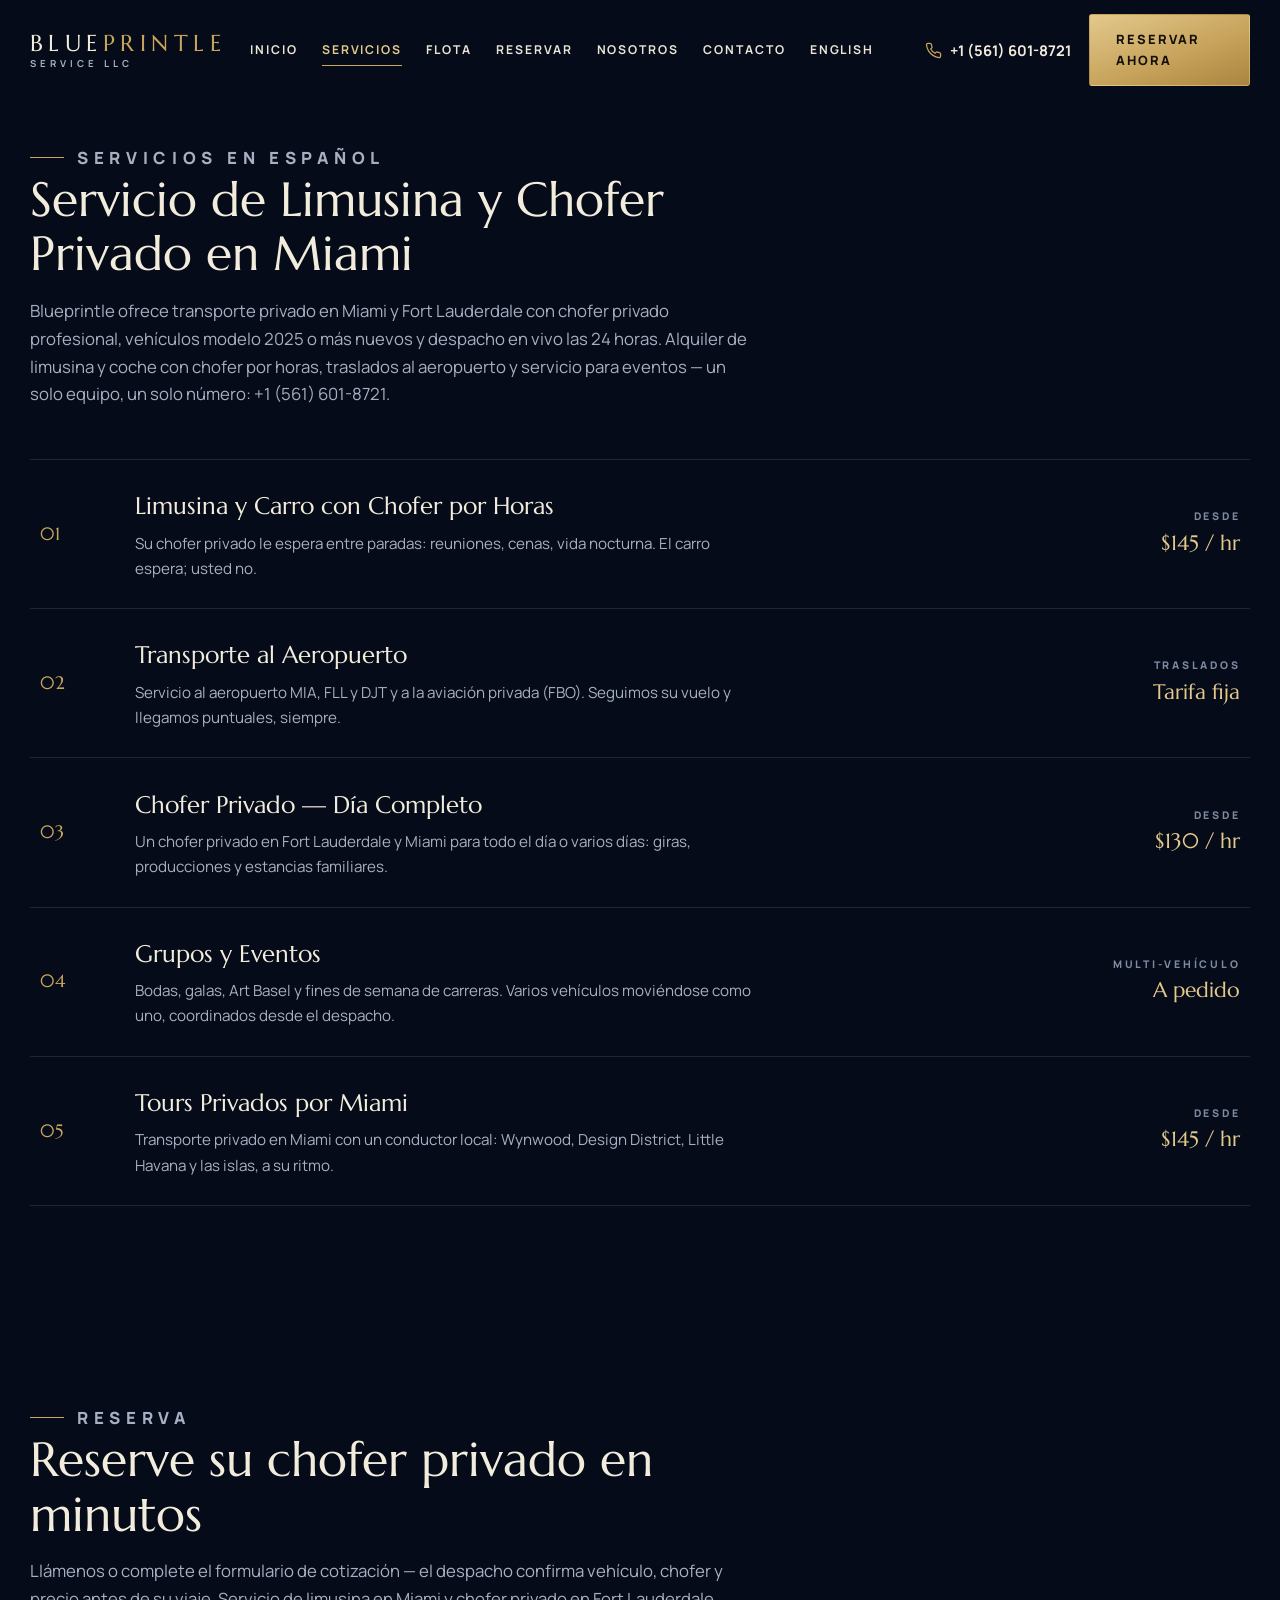
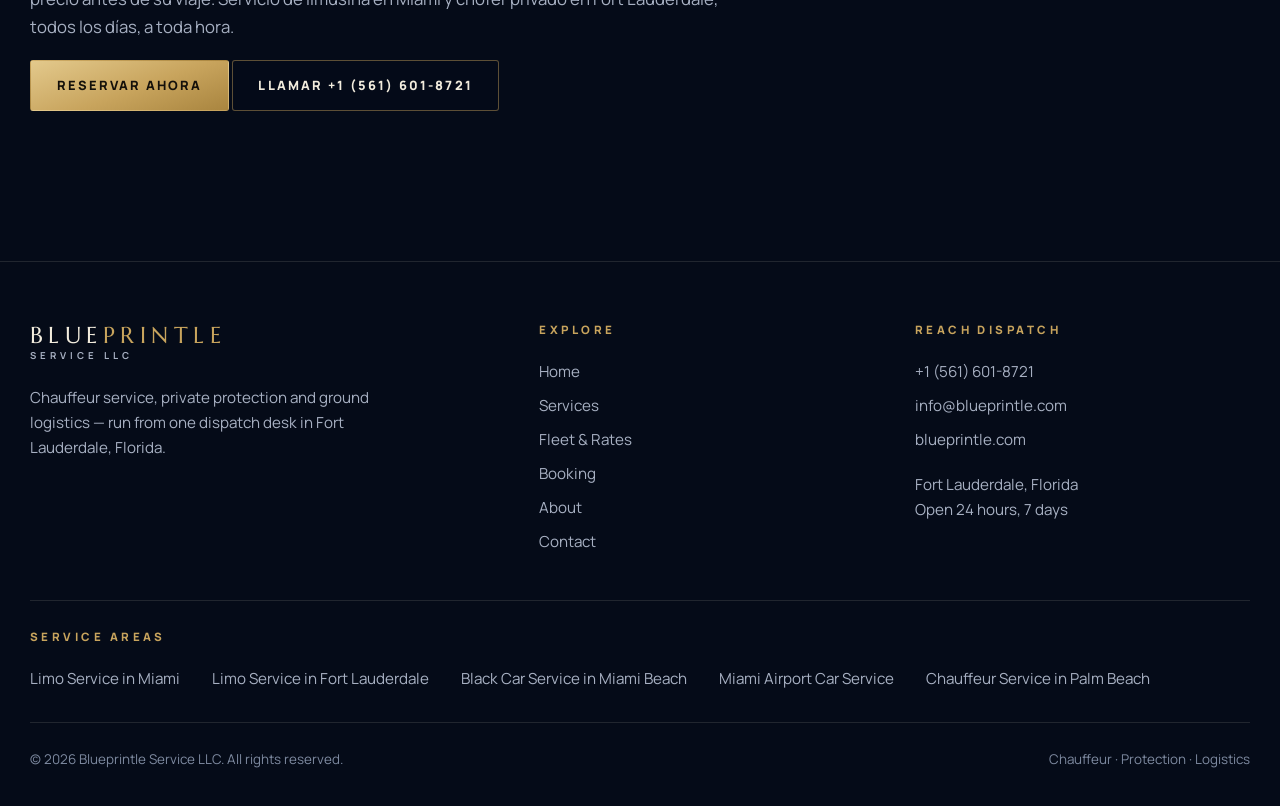
<file: servicios.html>
<!doctype html>
<html lang="es">
  <head>

    <meta charset="utf-8" />
    <meta name="viewport" content="width=device-width, initial-scale=1, viewport-fit=cover" />
    <meta name="color-scheme" content="dark" />
    <link rel="icon" href="data:," />
    <title>Servicio de Limusina y Chofer Privado en Miami | Blueprintle</title>
  <link rel="canonical" href="https://blueprintle.com/servicios.html">
    <meta name="description" content="Servicio de limusina en Miami con chofer privado: carro con chofer, transporte privado y servicio al aeropuerto MIA, FLL y DJT. Reserve 24/7: +1 (561) 601-8721." />
    <link rel="preconnect" href="https://fonts.googleapis.com" />
    <link rel="preconnect" href="https://fonts.gstatic.com" crossorigin />
    <link href="https://fonts.googleapis.com/css2?family=Marcellus&family=Manrope:wght@400;500;600;700;800&display=swap" rel="stylesheet" />
    <style>
      :root{
        --navy-950:#050b18;
        --navy-900:#081226;
        --navy-850:#0b1a33;
        --navy-800:#10233f;
        --navy-700:#1a3357;
        --gold:#c8a45d;
        --gold-soft:#e3c98c;
        --gold-dim:rgba(200,164,93,.45);
        --ivory:#f2ecdd;
        --paper:#e9e4d6;
        --muted:#a7b0c2;
        --muted-2:#7e8aa0;
        --line:rgba(200,164,93,.22);
        --line-soft:rgba(233,228,214,.12);
        --radius:14px;
        --font-display:"Marcellus", Georgia, serif;
        --font-body:"Manrope", -apple-system, "Segoe UI", sans-serif;
      }
      *{ box-sizing:border-box; }
      html{ scroll-behavior:smooth; }
      body{
        margin:0; background:var(--navy-950); color:var(--paper);
        font-family:var(--font-body); font-size:16.5px; line-height:1.65;
        -webkit-font-smoothing:antialiased;
      }
      img{ max-width:100%; display:block; }
      a{ color:inherit; }
      button, [role="button"], select, summary, input:not([type="checkbox"],[type="radio"]){ min-height:2.25rem; }
      ::selection{ background:var(--gold); color:var(--navy-950); }

      .wrap{ width:min(1220px, 100% - 3rem); margin-inline:auto; }
      .display{ font-family:var(--font-display); font-weight:400; letter-spacing:.01em; }
      .gold{ color:var(--gold); }

      /* ---------- Header ---------- */
      header{
        position:fixed; inset:0 0 auto 0; z-index:60;
        transition:background .35s ease, border-color .35s ease, box-shadow .35s ease;
        border-bottom:1px solid transparent;
      }
      header.scrolled{ background:rgba(5,11,24,.92); backdrop-filter:blur(14px); border-bottom-color:var(--line-soft); }
      .header-in{ display:flex; align-items:center; gap:1.5rem; padding:.9rem 0; }
      .wordmark{ text-decoration:none; line-height:1; }
      .wordmark .wm-name{ font-family:var(--font-display); font-size:1.42rem; letter-spacing:.24em; color:var(--ivory); }
      .wordmark .wm-name b{ color:var(--gold); font-weight:400; }
      .wordmark .wm-sub{ display:block; margin-top:.28rem; font-size:.6rem; font-weight:700; letter-spacing:.42em; color:var(--muted); text-transform:uppercase; }
      nav.main{ margin-left:auto; display:flex; gap:1.5rem; }
      nav.main a{
        text-decoration:none; font-size:.76rem; font-weight:700; letter-spacing:.16em; text-transform:uppercase; color:var(--paper);
        padding:.55rem 0; position:relative; white-space:nowrap;
      }
      nav.main a::after{ content:""; position:absolute; left:0; bottom:.2rem; width:0; height:1px; background:var(--gold); transition:width .3s ease; }
      nav.main a:hover::after{ width:100%; }
      .header-cta{ display:flex; align-items:center; gap:.9rem; margin-left:1.4rem; }
      .header-phone{ display:flex; align-items:center; gap:.5rem; text-decoration:none; font-weight:700; font-size:.92rem; color:var(--ivory); padding:.5rem .25rem; white-space:nowrap; }
      .header-phone svg{ width:17px; height:17px; stroke:var(--gold); }
      .btn{
        display:inline-flex; align-items:center; justify-content:center; gap:.55rem;
        font-family:var(--font-body); font-weight:800; font-size:.8rem; letter-spacing:.16em; text-transform:uppercase;
        text-decoration:none; cursor:pointer; border:1px solid transparent;
        padding:.85rem 1.6rem; border-radius:3px; transition:background .25s ease, color .25s ease, border-color .25s ease, transform .25s ease;
        min-height:3rem;
      }
      .btn-gold{ background:linear-gradient(160deg, var(--gold-soft), var(--gold) 55%, #a9853f); color:#14100a; }
      .btn-gold:hover{ transform:translateY(-1px); }
      .btn-ghost{ border-color:var(--gold-dim); color:var(--ivory); background:rgba(5,11,24,.25); }
      .btn-ghost:hover{ border-color:var(--gold); color:var(--gold-soft); }
      .menu-btn{ display:none; margin-left:auto; background:none; border:1px solid var(--line-soft); border-radius:6px; width:44px; height:44px; align-items:center; justify-content:center; cursor:pointer; }
      .menu-btn svg{ width:22px; height:22px; stroke:var(--ivory); }
      .mobile-nav{ display:none; }
      .mobile-nav.open{ display:block; background:rgba(5,11,24,.97); border-top:1px solid var(--line-soft); padding:.5rem 0 1.2rem; }
      .mobile-nav a{ display:block; padding:.85rem 0; text-decoration:none; font-weight:700; letter-spacing:.14em; text-transform:uppercase; font-size:.85rem; border-bottom:1px solid var(--line-soft); }
      .mobile-nav a:last-child{ border-bottom:none; }

      /* ---------- Hero ---------- */
      .hero{ position:relative; min-height:100svh; display:flex; flex-direction:column; justify-content:flex-end; overflow:hidden; }
      .hero-bg{ position:absolute; inset:0; }
      .hero-bg img{ width:100%; height:100%; object-fit:cover; object-position:center 62%; }
      .hero-bg::after{
        content:""; position:absolute; inset:0;
        background:
          linear-gradient(90deg, rgba(5,11,24,.93) 0%, rgba(5,11,24,.72) 42%, rgba(5,11,24,.18) 78%, rgba(5,11,24,.35) 100%),
          linear-gradient(0deg, var(--navy-950) 2%, rgba(5,11,24,0) 34%),
          linear-gradient(180deg, rgba(5,11,24,.55) 0%, rgba(5,11,24,0) 22%);
      }
      .hero-in{ position:relative; z-index:2; padding:9.5rem 0 3.2rem; max-width:760px; }
      .hero-loc{ display:flex; align-items:center; gap:.8rem; font-size:.74rem; font-weight:800; letter-spacing:.34em; text-transform:uppercase; color:var(--gold-soft); margin:0 0 1.4rem; }
      .hero-loc::before{ content:""; width:44px; height:1px; background:var(--gold); }
      .hero h1{ font-family:var(--font-display); font-weight:400; font-size:clamp(2.7rem, 6.4vw, 4.9rem); line-height:1.06; color:var(--ivory); margin:0 0 1.4rem; }
      .hero h1 em{ font-style:normal; color:var(--gold); }
      .hero p.lede{ font-size:1.13rem; color:#d8dcea; max-width:34rem; margin:0 0 2.2rem; }
      .hero-ctas{ display:flex; flex-wrap:wrap; gap:.9rem; }
      .hero-facts{
        position:relative; z-index:2; border-top:1px solid var(--line-soft);
        display:grid; grid-template-columns:repeat(3, 1fr);
      }
      .hero-fact{ padding:1.35rem 1.6rem 1.5rem 0; display:flex; gap:.9rem; align-items:flex-start; }
      .hero-fact + .hero-fact{ border-left:1px solid var(--line-soft); padding-left:1.6rem; }
      .hero-fact svg{ width:22px; height:22px; flex:none; stroke:var(--gold); margin-top:.15rem; }
      .hero-fact strong{ display:block; color:var(--ivory); font-size:.95rem; letter-spacing:.02em; }
      .hero-fact span{ color:var(--muted); font-size:.86rem; line-height:1.45; display:block; }

      /* ---------- Sections ---------- */
      section{ padding:6.2rem 0; }
      .sec-head{ max-width:720px; margin-bottom:3.2rem; }
      .sec-head.center{ margin-inline:auto; text-align:center; }
      .sec-tag{ font-size:.72rem; font-weight:800; letter-spacing:.34em; text-transform:uppercase; color:var(--gold); margin:0 0 1rem; display:flex; align-items:center; gap:.8rem; }
      .sec-head.center .sec-tag{ justify-content:center; }
      .sec-tag::before{ content:""; width:34px; height:1px; background:var(--gold); }
      .sec-head.center .sec-tag::after{ content:""; width:34px; height:1px; background:var(--gold); }
      h2{ font-family:var(--font-display); font-weight:400; font-size:clamp(2rem, 4vw, 3rem); line-height:1.14; color:var(--ivory); margin:0 0 1rem; }
      .sec-head p{ color:var(--muted); margin:0; font-size:1.05rem; }

      /* ---------- Trio (signature) ---------- */
      .trio{ background:linear-gradient(180deg, var(--navy-950), var(--navy-900) 55%, var(--navy-950)); }
      .trio-grid{ display:grid; grid-template-columns:1fr 1.25fr; gap:4.5rem; align-items:start; }
      .trio-intro p{ color:var(--muted); font-size:1.06rem; }
      .trio-intro .big-line{ font-family:var(--font-display); font-size:1.5rem; color:var(--ivory); line-height:1.4; margin:1.6rem 0 0; }
      .trio-rows{ border-top:1px solid var(--line-soft); }
      .trio-row{ display:grid; grid-template-columns:64px 1fr; gap:1.4rem; padding:1.9rem 0; border-bottom:1px solid var(--line-soft); }
      .trio-row .num{ font-family:var(--font-display); font-size:1.7rem; color:var(--gold); line-height:1; padding-top:.2rem; }
      .trio-row h3{ margin:0 0 .45rem; font-family:var(--font-display); font-weight:400; font-size:1.45rem; color:var(--ivory); letter-spacing:.02em; }
      .trio-row p{ margin:0; color:var(--muted); font-size:.98rem; }

      /* ---------- Protection feature ---------- */
      .feature{ padding:0; }
      .feature-grid{ display:grid; grid-template-columns:1.05fr 1fr; min-height:640px; }
      .feature-media{ position:relative; overflow:hidden; }
      .feature-media img{ position:absolute; inset:0; width:100%; height:100%; object-fit:cover; }
      .feature-media::after{ content:""; position:absolute; inset:0; background:linear-gradient(90deg, rgba(5,11,24,0) 55%, rgba(5,11,24,.55)); }
      .feature-body{ background:var(--navy-850); padding:5.5rem clamp(1.5rem, 5vw, 4.5rem); display:flex; flex-direction:column; justify-content:center; }
      .feature-body p{ color:var(--muted); }
      .check-list{ list-style:none; margin:1.8rem 0 2.4rem; padding:0; display:grid; gap:1rem; }
      .check-list li{ display:flex; gap:.85rem; align-items:flex-start; color:var(--paper); font-size:1rem; }
      .check-list svg{ width:20px; height:20px; flex:none; stroke:var(--gold); margin-top:.2rem; }
      .feature-note{ border-left:2px solid var(--gold); padding:.2rem 0 .2rem 1.1rem; color:var(--muted); font-size:.94rem; margin:0 0 2.4rem; }
      .feature-note strong{ color:var(--ivory); }

      /* ---------- Dispatch / live tracking ---------- */
      .dispatch{ background:var(--navy-900); border-block:1px solid var(--line-soft); }
      .dispatch-grid{ display:grid; grid-template-columns:1fr 1fr; gap:4.5rem; align-items:center; }
      .dispatch-copy p{ color:var(--muted); }
      .dispatch-points{ margin-top:2rem; display:grid; gap:1.4rem; }
      .dispatch-point{ display:flex; gap:1rem; }
      .dispatch-point svg{ width:24px; height:24px; flex:none; stroke:var(--gold); margin-top:.15rem; }
      .dispatch-point strong{ color:var(--ivory); display:block; margin-bottom:.15rem; }
      .dispatch-point span{ color:var(--muted); font-size:.95rem; }
      .track-card{
        background:var(--navy-950); border:1px solid var(--line); border-radius:var(--radius);
        padding:1.8rem; box-shadow:0 30px 60px rgba(0,0,0,.45);
      }
      .track-top{ display:flex; align-items:center; justify-content:space-between; gap:1rem; padding-bottom:1.2rem; border-bottom:1px solid var(--line-soft); }
      .track-top .t-label{ font-size:.68rem; font-weight:800; letter-spacing:.3em; text-transform:uppercase; color:var(--muted-2); }
      .track-top .t-route{ font-family:var(--font-display); font-size:1.25rem; color:var(--ivory); margin-top:.3rem; }
      .live-pill{ display:inline-flex; align-items:center; gap:.5rem; font-size:.7rem; font-weight:800; letter-spacing:.22em; color:#8fe3b0; border:1px solid rgba(110,220,150,.4); border-radius:999px; padding:.42rem .8rem; }
      .live-dot{ width:8px; height:8px; border-radius:50%; background:#5fd68b; animation:pulse 1.8s infinite; }
      @keyframes pulse{ 0%{ box-shadow:0 0 0 0 rgba(95,214,139,.45);} 70%{ box-shadow:0 0 0 9px rgba(95,214,139,0);} 100%{ box-shadow:0 0 0 0 rgba(95,214,139,0);} }
      .track-steps{ list-style:none; margin:1.4rem 0 0; padding:0; }
      .track-steps li{ display:flex; gap:1rem; padding:.65rem 0; position:relative; }
      .track-steps li::before{ content:""; position:absolute; left:9px; top:2rem; bottom:-.4rem; width:1px; background:var(--line-soft); }
      .track-steps li:last-child::before{ display:none; }
      .step-dot{ width:19px; height:19px; flex:none; border-radius:50%; border:1px solid var(--gold-dim); display:flex; align-items:center; justify-content:center; margin-top:.2rem; background:var(--navy-950); z-index:1; }
      .step-dot svg{ width:11px; height:11px; stroke:var(--gold); }
      .step-dot.now{ background:var(--gold); border-color:var(--gold); }
      .step-dot.now i{ width:7px; height:7px; border-radius:50%; background:var(--navy-950); display:block; }
      .track-steps strong{ color:var(--ivory); font-size:.98rem; display:block; }
      .track-steps span{ color:var(--muted-2); font-size:.86rem; }
      .track-foot{ margin-top:1.4rem; padding-top:1.2rem; border-top:1px solid var(--line-soft); display:flex; justify-content:space-between; gap:1rem; flex-wrap:wrap; }
      .track-foot div span{ display:block; font-size:.68rem; font-weight:800; letter-spacing:.26em; text-transform:uppercase; color:var(--muted-2); }
      .track-foot div strong{ color:var(--ivory); font-family:var(--font-display); font-size:1.05rem; letter-spacing:.03em; }

      /* ---------- Services list ---------- */
      .svc-list{ border-top:1px solid var(--line-soft); }
      .svc-row{
        display:grid; grid-template-columns:70px 1fr auto; gap:1.6rem; align-items:center;
        padding:1.7rem .6rem; border-bottom:1px solid var(--line-soft); text-decoration:none;
        transition:background .25s ease, padding-left .25s ease;
      }
      .svc-row:hover{ background:rgba(200,164,93,.05); padding-left:1.1rem; }
      .svc-row .idx{ font-family:var(--font-display); color:var(--gold); font-size:1.15rem; }
      .svc-row h3{ margin:0 0 .25rem; font-family:var(--font-display); font-weight:400; font-size:1.5rem; color:var(--ivory); }
      .svc-row p{ margin:0; color:var(--muted); font-size:.95rem; max-width:620px; }
      .svc-row .price{ text-align:right; }
      .svc-row .price span{ display:block; font-size:.66rem; font-weight:800; letter-spacing:.26em; text-transform:uppercase; color:var(--muted-2); }
      .svc-row .price strong{ font-family:var(--font-display); font-size:1.3rem; color:var(--gold-soft); font-weight:400; white-space:nowrap; }

      /* ---------- Fleet / rates ---------- */
      .fleet{ background:linear-gradient(180deg, var(--navy-950), var(--navy-900)); }
      .fleet-grid{ display:grid; grid-template-columns:repeat(3, 1fr); gap:1.4rem; }
      .car-card{ background:var(--navy-850); border:1px solid var(--line-soft); border-radius:var(--radius); overflow:hidden; display:flex; flex-direction:column; }
      .car-card .car-img{ aspect-ratio:16/10; overflow:hidden; }
      .car-card .car-img img{ width:100%; height:100%; object-fit:cover; transition:transform .6s ease; }
      .car-card:hover .car-img img{ transform:scale(1.045); }
      .car-body{ padding:1.6rem 1.6rem 1.8rem; display:flex; flex-direction:column; gap:.4rem; flex:1; }
      .car-body h3{ margin:0; font-family:var(--font-display); font-weight:400; font-size:1.4rem; color:var(--ivory); }
      .car-body .car-sub{ color:var(--muted); font-size:.92rem; margin:0 0 .8rem; }
      .car-meta{ display:flex; gap:1.2rem; flex-wrap:wrap; margin-bottom:1.1rem; }
      .car-meta span{ display:inline-flex; align-items:center; gap:.45rem; color:var(--muted); font-size:.85rem; }
      .car-meta svg{ width:16px; height:16px; stroke:var(--gold); }
      .car-price{ margin-top:auto; padding-top:1.1rem; border-top:1px solid var(--line-soft); display:flex; align-items:baseline; justify-content:space-between; }
      .car-price .from{ font-size:.68rem; font-weight:800; letter-spacing:.24em; text-transform:uppercase; color:var(--muted-2); }
      .car-price .amount{ font-family:var(--font-display); font-size:1.65rem; color:var(--gold-soft); }
      .car-price .amount small{ font-size:.85rem; color:var(--muted); font-family:var(--font-body); }
      .fleet-note{ margin-top:1.6rem; color:var(--muted); font-size:.93rem; text-align:center; }
      .fleet-note strong{ color:var(--ivory); }

      /* ---------- Coverage band ---------- */
      .coverage{ position:relative; padding:7.5rem 0; overflow:hidden; }
      .coverage-bg{ position:absolute; inset:0; }
      .coverage-bg img{ width:100%; height:100%; object-fit:cover; }
      .coverage-bg::after{ content:""; position:absolute; inset:0; background:linear-gradient(90deg, rgba(5,11,24,.94) 8%, rgba(5,11,24,.62) 55%, rgba(5,11,24,.35)); }
      .coverage-in{ position:relative; z-index:2; max-width:640px; }
      .coverage-in p{ color:#cfd6e4; }
      .city-chips{ display:flex; flex-wrap:wrap; gap:.55rem; margin-top:1.8rem; }
      .city-chips span{ border:1px solid var(--gold-dim); color:var(--ivory); border-radius:999px; padding:.45rem 1rem; font-size:.85rem; font-weight:600; background:rgba(5,11,24,.45); }

      /* ---------- Steps ---------- */
      .steps-grid{ display:grid; grid-template-columns:repeat(3, 1fr); gap:2.5rem; }
      .step{ border-top:2px solid var(--gold); padding-top:1.4rem; }
      .step .step-k{ font-size:.7rem; font-weight:800; letter-spacing:.3em; text-transform:uppercase; color:var(--gold); }
      .step h3{ font-family:var(--font-display); font-weight:400; font-size:1.45rem; color:var(--ivory); margin:.6rem 0 .5rem; }
      .step p{ color:var(--muted); margin:0; font-size:.97rem; }

      /* ---------- Quote ---------- */
      .quote{ background:var(--navy-900); border-top:1px solid var(--line-soft); }
      .quote-grid{ display:grid; grid-template-columns:1fr 1.2fr; gap:4rem; align-items:start; }
      .quote-copy p{ color:var(--muted); }
      .quote-direct{ margin-top:2rem; display:grid; gap:1rem; }
      .quote-direct a{ display:flex; align-items:center; gap:1rem; text-decoration:none; padding:1rem 1.1rem; border:1px solid var(--line-soft); border-radius:10px; transition:border-color .25s ease; }
      .quote-direct a:hover{ border-color:var(--gold); }
      .quote-direct svg{ width:22px; height:22px; stroke:var(--gold); flex:none; }
      .quote-direct span small{ display:block; color:var(--muted-2); font-size:.72rem; font-weight:800; letter-spacing:.22em; text-transform:uppercase; }
      .quote-direct span strong{ color:var(--ivory); font-size:1.02rem; }
      form.quote-form{ background:var(--navy-950); border:1px solid var(--line); border-radius:var(--radius); padding:2rem; }
      .form-grid{ display:grid; grid-template-columns:1fr 1fr; gap:1.1rem; }
      .field{ display:flex; flex-direction:column; gap:.4rem; }
      .field.full{ grid-column:1 / -1; }
      .field label{ font-size:.7rem; font-weight:800; letter-spacing:.22em; text-transform:uppercase; color:var(--muted); }
      .field input, .field select, .field textarea{
        background:var(--navy-850); border:1px solid var(--line-soft); border-radius:8px; color:var(--ivory);
        font-family:var(--font-body); font-size:1rem; padding:.72rem .9rem; width:100%;
      }
      .field textarea{ min-height:5.2rem; resize:vertical; }
      .field input:focus, .field select:focus, .field textarea:focus{ outline:2px solid var(--gold-dim); border-color:var(--gold); }
      .estimate{
        margin-top:1.4rem; border:1px dashed var(--gold-dim); border-radius:10px; padding:1.1rem 1.2rem;
        display:flex; align-items:center; justify-content:space-between; gap:1rem; flex-wrap:wrap;
      }
      .estimate .est-label{ font-size:.7rem; font-weight:800; letter-spacing:.24em; text-transform:uppercase; color:var(--muted); }
      .estimate .est-value{ font-family:var(--font-display); font-size:1.9rem; color:var(--gold-soft); line-height:1; }
      .estimate .est-note{ width:100%; color:var(--muted-2); font-size:.82rem; }
      .form-actions{ display:flex; gap:.8rem; flex-wrap:wrap; margin-top:1.4rem; }
      .form-actions .btn{ flex:1; }
      .form-sent{ display:none; margin-top:1.2rem; border:1px solid rgba(110,220,150,.4); color:#b9f0cd; border-radius:10px; padding:1rem 1.2rem; font-size:.95rem; }

      /* ---------- Footer ---------- */
      footer{ border-top:1px solid var(--line-soft); padding:3.6rem 0 2.2rem; background:var(--navy-950); }
      .footer-grid{ display:grid; grid-template-columns:1.4fr 1fr 1fr; gap:2.5rem; margin-bottom:2.6rem; }
      footer h4{ font-size:.72rem; font-weight:800; letter-spacing:.3em; text-transform:uppercase; color:var(--gold); margin:0 0 1rem; }
      footer p, footer a{ color:var(--muted); font-size:.95rem; }
      footer a{ text-decoration:none; display:block; padding:.28rem 0; }
      footer a:hover{ color:var(--gold-soft); }
      .footer-bottom{ border-top:1px solid var(--line-soft); padding-top:1.6rem; display:flex; justify-content:space-between; gap:1rem; flex-wrap:wrap; color:var(--muted-2); font-size:.84rem; }

      /* ---------- Mobile call bar ---------- */
      .mobile-bar{
        display:none; position:fixed; inset:auto 0 0 0; z-index:70;
        background:rgba(5,11,24,.96); backdrop-filter:blur(12px); border-top:1px solid var(--line);
        padding:.6rem .8rem calc(.6rem + env(safe-area-inset-bottom)); gap:.6rem;
      }
      .mobile-bar a{ flex:1; }

      .reveal{ opacity:0; transform:translateY(22px); transition:opacity .7s ease, transform .7s ease; }
      .reveal.in{ opacity:1; transform:none; }
      @media (prefers-reduced-motion: reduce){
        html{ scroll-behavior:auto; }
        .reveal{ opacity:1; transform:none; transition:none; }
        .live-dot{ animation:none; }
        .car-card .car-img img{ transition:none; }
      }

      @media (max-width: 1020px){
        nav.main, .header-cta{ display:none; }
        .menu-btn{ display:flex; }
        .trio-grid, .dispatch-grid, .quote-grid{ grid-template-columns:1fr; gap:2.8rem; }
        .feature-grid{ grid-template-columns:1fr; min-height:0; }
        .feature-media{ height:380px; position:relative; }
        .feature-media img{ position:absolute; }
        .fleet-grid{ grid-template-columns:1fr 1fr; }
        .steps-grid{ grid-template-columns:1fr; gap:1.8rem; }
        .footer-grid{ grid-template-columns:1fr 1fr; }
      }
      @media (max-width: 640px){
        body{ font-size:16px; }
        section{ padding:4.2rem 0; }
        .wrap{ width:calc(100% - 2.2rem); }
        .hero-in{ padding-top:7.5rem; }
        .hero-bg img{ object-position:74% 58%; }
        .mobile-bar .btn{ font-size:.72rem; letter-spacing:.1em; padding:.8rem .5rem; white-space:nowrap; }
        .hero-facts{ grid-template-columns:1fr; }
        .hero-fact{ padding:1rem 0; }
        .hero-fact + .hero-fact{ border-left:none; border-top:1px solid var(--line-soft); padding-left:0; }
        .fleet-grid{ grid-template-columns:1fr; }
        .form-grid{ grid-template-columns:1fr; }
        .svc-row{ grid-template-columns:1fr; gap:.4rem; padding:1.4rem .4rem; }
        .svc-row .price{ text-align:left; }
        .svc-row .idx{ display:none; }
        .footer-grid{ grid-template-columns:1fr; }
        .mobile-bar{ display:flex; }
        body{ padding-bottom:74px; }
        .feature-body{ padding:3.2rem 1.4rem; }
        form.quote-form{ padding:1.4rem; }
      }
      /* ---------- Static pages ---------- */
      [id]{ scroll-margin-top:92px; }
      nav.main a.active{ color:var(--gold-soft); }
      nav.main a.active::after{ width:100%; }
      .mobile-nav a.active{ color:var(--gold-soft); }
      .page-top{ padding-top:9rem; }
      @media (max-width: 1200px){ .header-phone{ display:none; } }

      /* ---------- About ---------- */
      .about-cols{ display:grid; grid-template-columns:1fr 1fr; gap:2.5rem; }
      .about-cols p{ color:var(--muted); margin:0; }
      .about-facts{ display:grid; grid-template-columns:repeat(4, 1fr); gap:1.4rem; margin-top:2.8rem; }
      .about-fact{ border-top:2px solid var(--gold); padding-top:1rem; }
      .about-fact span{ display:block; font-size:.68rem; font-weight:800; letter-spacing:.26em; text-transform:uppercase; color:var(--muted-2); margin-bottom:.35rem; }
      .about-fact strong{ color:var(--ivory); font-family:var(--font-display); font-weight:400; font-size:1.12rem; line-height:1.35; display:block; }
      .about-ctas{ display:flex; flex-wrap:wrap; gap:.9rem; margin-top:2.6rem; }

      /* ---------- Fleet CTA ---------- */
      .fleet-cta{ display:flex; gap:.9rem; justify-content:center; flex-wrap:wrap; margin-top:2.2rem; }

      /* ---------- Contact ---------- */
      .contact-grid{ display:grid; grid-template-columns:1fr 1fr; gap:4rem; align-items:start; }
      .contact-grid > div > p{ color:var(--muted); }
      .contact-card{ background:var(--navy-850); border:1px solid var(--line); border-radius:var(--radius); padding:2rem; }
      .contact-card h3{ font-family:var(--font-display); font-weight:400; font-size:1.4rem; color:var(--ivory); margin:0 0 1.4rem; }
      .contact-row{ display:flex; justify-content:space-between; gap:1.5rem; padding:.85rem 0; border-top:1px solid var(--line-soft); }
      .contact-row span{ font-size:.68rem; font-weight:800; letter-spacing:.24em; text-transform:uppercase; color:var(--muted-2); padding-top:.2rem; white-space:nowrap; }
      .contact-row strong{ color:var(--paper); font-weight:600; text-align:right; }
      .contact-card .btn{ margin-top:1.6rem; width:100%; }
      .contact-card .cc-note{ color:var(--muted); font-size:.9rem; margin:1.2rem 0 0; }

      @media (max-width: 1020px){
        .about-facts{ grid-template-columns:1fr 1fr; }
        .contact-grid{ grid-template-columns:1fr; gap:2.8rem; }
      }
      @media (max-width: 640px){
        .page-top{ padding-top:6.8rem; }
        .about-cols{ grid-template-columns:1fr; gap:1.2rem; }
        .about-facts{ grid-template-columns:1fr; }
      }
    
      .form-sent.err{ border-color:rgba(232,120,120,.55); color:#f2c1c1; }
      .form-actions .btn[disabled]{ opacity:.55; cursor:wait; transform:none; }

    </style>
  
  </head>
  <body>

<!-- ================= HEADER ================= -->
    <header id="siteHeader">
      <div class="wrap header-in">
        <a class="wordmark" href="index.html" aria-label="Blueprintle home">
          <span class="wm-name">BLUE<b>PRINTLE</b></span>
          <span class="wm-sub">Service LLC</span>
        </a>
        <nav class="main" aria-label="Main">
          <a href="index.html">Inicio</a>
          <a href="servicios.html" class="active" aria-current="page">Servicios</a>
          <a href="fleet.html">Flota</a>
          <a href="booking.html">Reservar</a>
          <a href="about.html">Nosotros</a>
          <a href="contact.html">Contacto</a>
          <a href="index.html" hreflang="en">English</a>
        </nav>
        <div class="header-cta">
          <a class="header-phone" href="tel:+15616018721">
            <svg viewBox="0 0 24 24" fill="none" stroke-width="1.8" stroke-linecap="round" stroke-linejoin="round"><path d="M22 16.92v3a2 2 0 0 1-2.18 2 19.79 19.79 0 0 1-8.63-3.07 19.5 19.5 0 0 1-6-6 19.79 19.79 0 0 1-3.07-8.67A2 2 0 0 1 4.11 2h3a2 2 0 0 1 2 1.72c.13.96.36 1.9.7 2.81a2 2 0 0 1-.45 2.11L8.09 9.91a16 16 0 0 0 6 6l1.27-1.27a2 2 0 0 1 2.11-.45c.91.34 1.85.57 2.81.7A2 2 0 0 1 22 16.92z"/></svg>
            +1 (561) 601-8721
          </a>
          <a class="btn btn-gold" href="booking.html">Reservar ahora</a>
        </div>
        <button class="menu-btn" id="menuBtn" aria-label="Open menu" aria-expanded="false">
          <svg viewBox="0 0 24 24" fill="none" stroke-width="1.8" stroke-linecap="round"><path d="M4 7h16M4 12h16M4 17h16"/></svg>
        </button>
      </div>
      <div class="mobile-nav" id="mobileNav">
        <div class="wrap">
          <a href="index.html">Inicio</a>
          <a href="servicios.html" class="active" aria-current="page">Servicios</a>
          <a href="fleet.html">Flota</a>
          <a href="booking.html">Reservar</a>
          <a href="about.html">Nosotros</a>
          <a href="contact.html">Contacto</a>
          <a href="index.html" hreflang="en">English</a>
          <a href="tel:+15616018721">Llamar +1 (561) 601-8721</a>
        </div>
      </div>
    </header>

<!-- ================= SERVICES ================= -->
    <section id="servicios" class="page-top">
      <div class="wrap">
        <div class="sec-head reveal">
          <p class="sec-tag">Servicios en Español</p>
          <h2>Servicio de Limusina y Chofer Privado en Miami</h2>
          <p>Blueprintle ofrece transporte privado en Miami y Fort Lauderdale con chofer privado profesional, vehículos modelo 2025 o más nuevos y despacho en vivo las 24 horas. Alquiler de limusina y coche con chofer por horas, traslados al aeropuerto y servicio para eventos — un solo equipo, un solo número: +1 (561) 601-8721.</p>
        </div>
        <div class="svc-list reveal">
          <a class="svc-row" href="booking.html">
            <span class="idx">01</span>
            <div>
              <h3>Limusina y Carro con Chofer por Horas</h3>
              <p>Su chofer privado le espera entre paradas: reuniones, cenas, vida nocturna. El carro espera; usted no.</p>
            </div>
            <div class="price"><span>Desde</span><strong>$145 / hr</strong></div>
          </a>
          <a class="svc-row" href="booking.html">
            <span class="idx">02</span>
            <div>
              <h3>Transporte al Aeropuerto</h3>
              <p>Servicio al aeropuerto MIA, FLL y DJT y a la aviación privada (FBO). Seguimos su vuelo y llegamos puntuales, siempre.</p>
            </div>
            <div class="price"><span>Traslados</span><strong>Tarifa fija</strong></div>
          </a>
          <a class="svc-row" href="booking.html">
            <span class="idx">03</span>
            <div>
              <h3>Chofer Privado — Día Completo</h3>
              <p>Un chofer privado en Fort Lauderdale y Miami para todo el día o varios días: giras, producciones y estancias familiares.</p>
            </div>
            <div class="price"><span>Desde</span><strong>$130 / hr</strong></div>
          </a>
          <a class="svc-row" href="booking.html">
            <span class="idx">04</span>
            <div>
              <h3>Grupos y Eventos</h3>
              <p>Bodas, galas, Art Basel y fines de semana de carreras. Varios vehículos moviéndose como uno, coordinados desde el despacho.</p>
            </div>
            <div class="price"><span>Multi-vehículo</span><strong>A pedido</strong></div>
          </a>
          <a class="svc-row" href="booking.html">
            <span class="idx">05</span>
            <div>
              <h3>Tours Privados por Miami</h3>
              <p>Transporte privado en Miami con un conductor local: Wynwood, Design District, Little Havana y las islas, a su ritmo.</p>
            </div>
            <div class="price"><span>Desde</span><strong>$145 / hr</strong></div>
          </a>
        </div>
      </div>
    </section>

<!-- ================= RESERVA ================= -->
    <section id="reserva">
      <div class="wrap">
        <div class="sec-head reveal">
          <p class="sec-tag">Reserva</p>
          <h2>Reserve su chofer privado en minutos</h2>
          <p>Llámenos o complete el formulario de cotización — el despacho confirma vehículo, chofer y precio antes de su viaje. Servicio de limusina en Miami y chofer privado en Fort Lauderdale, todos los días, a toda hora.</p>
          <p style="margin-top:1.25rem">
            <a class="btn btn-gold" href="booking.html">Reservar ahora</a>
            <a class="btn btn-ghost" href="tel:+15616018721">Llamar +1 (561) 601-8721</a>
          </p>
        </div>
      </div>
    </section>

<!-- ================= FOOTER ================= -->
    <footer>
      <div class="wrap">
        <div class="footer-grid">
          <div>
            <a class="wordmark" href="index.html" style="text-decoration:none;">
              <span class="wm-name">BLUE<b>PRINTLE</b></span>
              <span class="wm-sub">Service LLC</span>
            </a>
            <p style="margin-top:1.2rem; max-width:22rem;">Chauffeur service, private protection and ground logistics — run from one dispatch desk in Fort Lauderdale, Florida.</p>
          </div>
          <div>
            <h4>Explore</h4>
            <a href="index.html">Home</a>
            <a href="services.html">Services</a>
            <a href="fleet.html">Fleet &amp; Rates</a>
            <a href="booking.html">Booking</a>
            <a href="about.html">About</a>
            <a href="contact.html">Contact</a>
          </div>
          <div>
            <h4>Reach Dispatch</h4>
            <a href="tel:+15616018721">+1 (561) 601-8721</a>
            <a href="mailto:info@blueprintle.com">info@blueprintle.com</a>
            <a href="https://blueprintle.com" target="_blank" rel="noopener">blueprintle.com</a>
            <p>Fort Lauderdale, Florida<br />Open 24 hours, 7 days</p>
          </div>
        </div>
        <div class="footer-areas" style="border-top:1px solid var(--line-soft); padding-top:1.6rem; margin-bottom:1.6rem;">
          <h4>Service Areas</h4>
          <div style="display:flex; flex-wrap:wrap; gap:.2rem 2rem;">
            <a href="limo-service-miami.html" style="display:inline-block;">Limo Service in Miami</a>
            <a href="limo-service-fort-lauderdale.html" style="display:inline-block;">Limo Service in Fort Lauderdale</a>
            <a href="black-car-service-miami-beach.html" style="display:inline-block;">Black Car Service in Miami Beach</a>
            <a href="miami-airport-car-service.html" style="display:inline-block;">Miami Airport Car Service</a>
            <a href="chauffeur-service-palm-beach.html" style="display:inline-block;">Chauffeur Service in Palm Beach</a>
          </div>
        </div>
        <div class="footer-bottom">
          <span>© 2026 Blueprintle Service LLC. All rights reserved.</span>
          <span>Chauffeur · Protection · Logistics</span>
        </div>
      </div>
    </footer>

<!-- Mobile call bar -->
    <div class="mobile-bar">
      <a class="btn btn-ghost" href="tel:+15616018721">Call Dispatch</a>
      <a class="btn btn-gold" href="booking.html">Reservar ahora</a>
    </div>

    <script>
      (function () {
        var header = document.getElementById('siteHeader');
        function onScroll() { header.classList.toggle('scrolled', window.scrollY > 40); }
        window.addEventListener('scroll', onScroll, { passive: true });
        onScroll();

        var menuBtn = document.getElementById('menuBtn');
        var mobileNav = document.getElementById('mobileNav');
        menuBtn.addEventListener('click', function () {
          var open = mobileNav.classList.toggle('open');
          menuBtn.setAttribute('aria-expanded', open ? 'true' : 'false');
        });
        mobileNav.addEventListener('click', function (e) {
          if (e.target.tagName === 'A') {
            mobileNav.classList.remove('open');
            menuBtn.setAttribute('aria-expanded', 'false');
          }
        });

        if ('IntersectionObserver' in window) {
          var io = new IntersectionObserver(function (entries) {
            entries.forEach(function (en) {
              if (en.isIntersecting) { en.target.classList.add('in'); io.unobserve(en.target); }
            });
          }, { threshold: 0.12 });
          document.querySelectorAll('.reveal').forEach(function (el) { io.observe(el); });
          /* Safety net: never leave content hidden (print, full-page capture, IO quirks). */
          setTimeout(function () {
            document.querySelectorAll('.reveal:not(.in)').forEach(function (el) { el.classList.add('in'); });
          }, 1600);
        } else {
          document.querySelectorAll('.reveal').forEach(function (el) { el.classList.add('in'); });
        }
      })();
    </script>
<script data-goatcounter="https://blueprintleservice.goatcounter.com/count" async src="//gc.zgo.at/count.js"></script>
  </body>
</html>
</file>
<file: styles.css>
/* Blueprintle Service LLC — v2 corporate site (shared styles) */
:root { --ink:#0e1420; --panel:#141c2e; --panel2:#101828; --line:#26314a; --text:#e8ecf4; --muted:#9aa7bd; --accent:#c8a24a; }
* { margin:0; padding:0; box-sizing:border-box; }
body { font-family: Georgia, 'Times New Roman', serif; background:var(--ink); color:var(--text); line-height:1.6; }
.wrap { max-width:1080px; margin:0 auto; padding:0 24px; }
a { color:var(--accent); }
header.site { border-bottom:1px solid var(--line); }
header.site .wrap { display:flex; justify-content:space-between; align-items:center; padding-top:22px; padding-bottom:22px; flex-wrap:wrap; gap:14px; }
.brand { font-size:22px; letter-spacing:3px; text-transform:uppercase; color:var(--text); text-decoration:none; }
.brand span { color:var(--accent); }
nav.main { display:flex; gap:26px; flex-wrap:wrap; }
nav.main a { color:var(--muted); text-decoration:none; font-size:15px; letter-spacing:1px; }
nav.main a:hover, nav.main a.active { color:var(--accent); }
nav.main a.cta { border:1px solid var(--accent); padding:6px 16px; color:var(--accent); }
nav.main a.cta:hover { background:var(--accent); color:var(--ink); }
.hero { padding:84px 0 64px; text-align:center; }
.hero h1 { font-size:42px; font-weight:normal; line-height:1.25; margin-bottom:20px; }
.hero h1 em { color:var(--accent); font-style:normal; }
.hero p { font-size:19px; color:var(--muted); max-width:760px; margin:0 auto 32px; }
.btn { display:inline-block; border:1px solid var(--accent); color:var(--accent); padding:12px 30px; text-decoration:none; letter-spacing:1px; font-size:15px; background:transparent; font-family:inherit; cursor:pointer; }
.btn:hover { background:var(--accent); color:var(--ink); }
.btn.solid { background:var(--accent); color:var(--ink); }
section { padding:48px 0; border-top:1px solid var(--line); }
section:first-of-type { border-top:none; }
h2 { font-size:26px; font-weight:normal; letter-spacing:2px; text-transform:uppercase; margin-bottom:28px; text-align:center; }
h2.left { text-align:left; }
.grid { display:grid; grid-template-columns:repeat(auto-fit,minmax(220px,1fr)); gap:20px; }
.card { background:var(--panel); border:1px solid var(--line); padding:28px 22px; }
.card h3 { font-size:18px; font-weight:normal; color:var(--accent); margin-bottom:10px; }
.card p { font-size:15px; color:var(--muted); }
.card .price { font-size:22px; color:var(--text); margin:8px 0 4px; }
.card .price small { font-size:13px; color:var(--muted); }
.center { text-align:center; }
.muted { color:var(--muted); }
.rates-strip { text-align:center; color:var(--muted); font-size:17px; max-width:820px; margin:0 auto; }
.rates-strip b { color:var(--accent); font-weight:normal; }
.page-head { padding:56px 0 8px; text-align:center; }
.page-head h1 { font-size:36px; font-weight:normal; margin-bottom:12px; }
.page-head p { color:var(--muted); font-size:17px; max-width:680px; margin:0 auto; }
footer.site { padding:36px 0 44px; border-top:1px solid var(--line); text-align:center; color:var(--muted); font-size:14px; }
footer.site nav { margin-bottom:14px; display:flex; gap:22px; justify-content:center; flex-wrap:wrap; }
footer.site nav a { color:var(--muted); text-decoration:none; }
footer.site nav a:hover { color:var(--accent); }

/* --- Booking --- */
form.book { background:var(--panel); border:1px solid var(--line); padding:32px 28px; max-width:820px; margin:0 auto; }
.bstep { margin-bottom:30px; }
.bstep > h3 { font-size:15px; letter-spacing:2px; text-transform:uppercase; color:var(--accent); font-weight:normal; margin-bottom:16px; }
.bstep > h3 span { color:var(--muted); }
.qgrid { display:grid; grid-template-columns:1fr 1fr; gap:18px; }
@media (max-width:640px){ .qgrid { grid-template-columns:1fr; } }
.field { display:flex; flex-direction:column; }
.field.full { grid-column:1 / -1; }
.field label { font-size:13px; letter-spacing:1px; text-transform:uppercase; color:var(--muted); margin-bottom:6px; }
.field label b { color:var(--accent); font-weight:normal; }
.field input, .field select, .field textarea { background:var(--ink); border:1px solid var(--line); color:var(--text); padding:11px 12px; font-family:inherit; font-size:16px; width:100%; }
.field input:focus, .field select:focus, .field textarea:focus { outline:none; border-color:var(--accent); }
.field textarea { min-height:84px; resize:vertical; }
.seg { display:flex; gap:10px; flex-wrap:wrap; }
.seg button { flex:1; min-width:140px; background:var(--ink); border:1px solid var(--line); color:var(--muted); padding:12px 10px; font-family:inherit; font-size:15px; cursor:pointer; letter-spacing:1px; }
.seg button.on { border-color:var(--accent); color:var(--accent); }
.vcards { display:grid; grid-template-columns:repeat(auto-fit,minmax(210px,1fr)); gap:14px; }
.vcard { background:var(--ink); border:1px solid var(--line); padding:18px 16px; cursor:pointer; }
.vcard.on { border-color:var(--accent); }
.vcard h4 { font-weight:normal; font-size:17px; color:var(--text); margin-bottom:4px; }
.vcard .vp { color:var(--accent); font-size:20px; }
.vcard p { color:var(--muted); font-size:13px; }
.check { display:flex; align-items:center; gap:10px; font-size:15px; color:var(--text); }
.check input { width:auto; }
.estimate { background:var(--panel2); border:1px solid var(--accent); padding:18px 20px; text-align:center; margin-top:6px; }
.estimate .amt { font-size:30px; color:var(--accent); }
.estimate p { color:var(--muted); font-size:13px; }
.qsubmit { margin-top:24px; text-align:center; }
.qmsg { margin-top:16px; text-align:center; font-size:15px; display:none; }
.qmsg.ok { color:#7fc97f; display:block; }
.qmsg.err { color:#e08a8a; display:block; }
.qnote { margin-top:14px; text-align:center; color:var(--muted); font-size:13px; }
</file>
